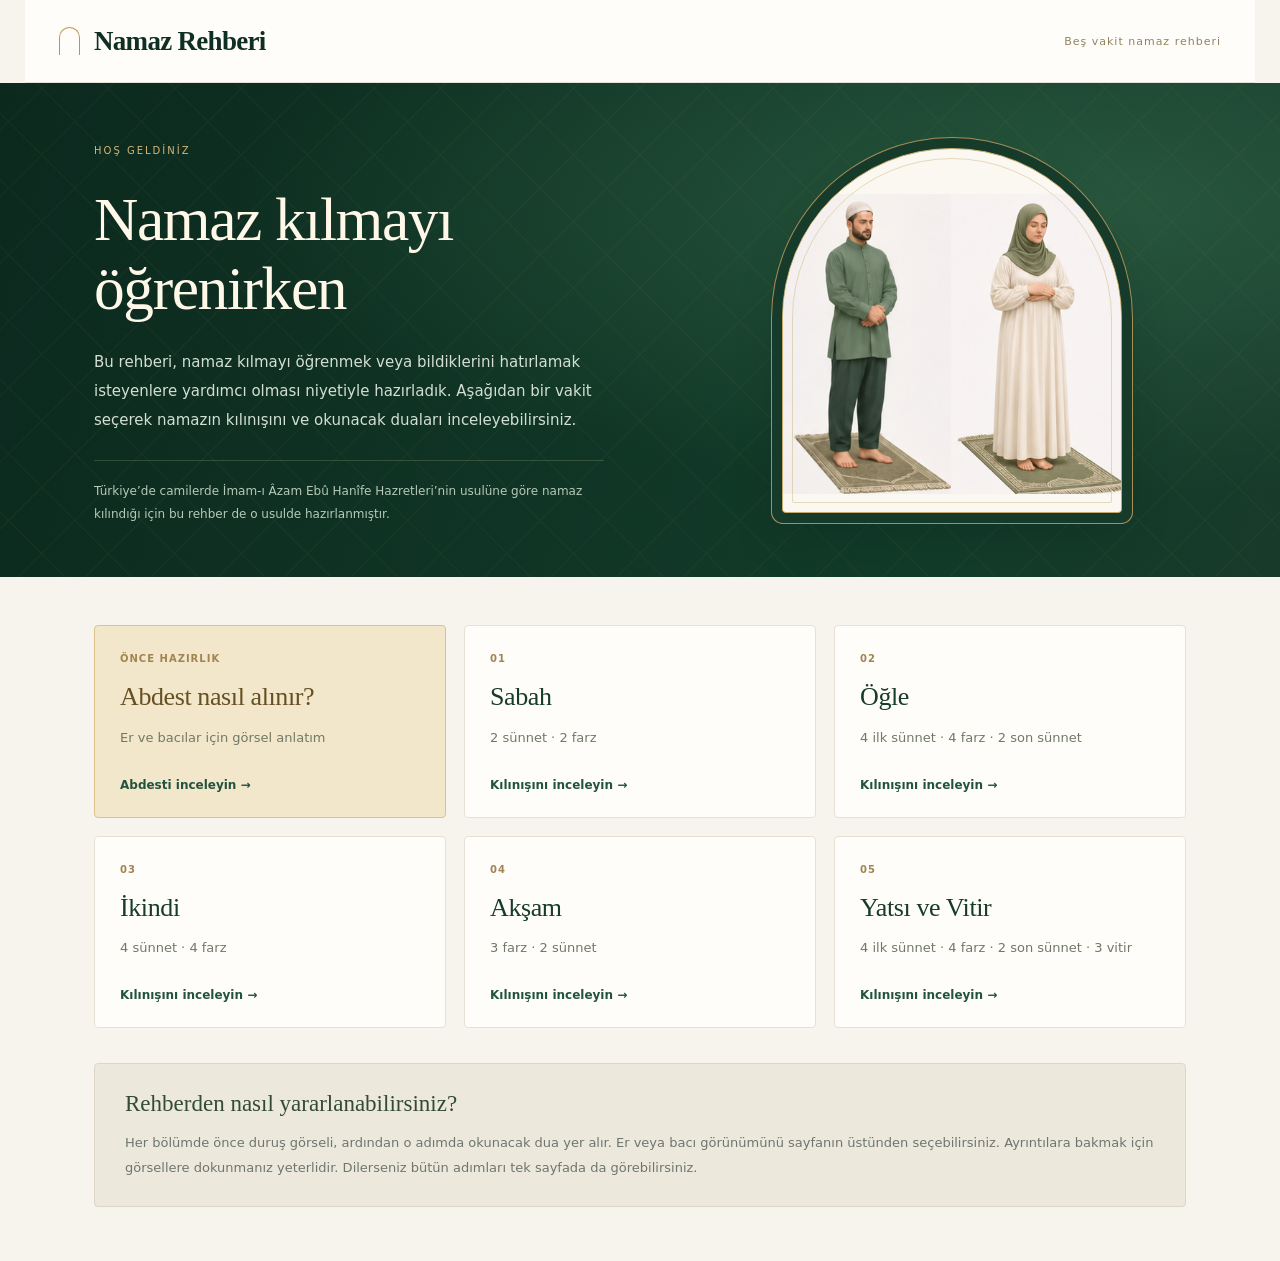
<file: index.html>
<!doctype html><html lang="tr"><meta charset="utf-8"><meta name="viewport" content="width=device-width,initial-scale=1"><title>Namaz Rehberi · Beş Vakit Namaz</title><meta name="description" content="Namaz kılmayı öğrenmek isteyenler için duruş görselleri, dualar, okunuşları ve anlamlarıyla beş vakit namaz rehberi."><style>
*{box-sizing:border-box}body{margin:0;background:#f7f5ec;color:#243d33;font:16px/1.7 system-ui}header,main,footer{max-width:1000px;margin:auto;padding:28px}header{display:flex;justify-content:space-between;align-items:center;border-bottom:1px solid #dedfce}header b{font:600 23px Georgia}header span{font-size:12px;color:#647467}h1{font:normal clamp(40px,6vw,70px)/1.12 Georgia;letter-spacing:-2px;margin:20px 0}p{color:#667466;max-width:600px}.intro{padding:28px 0 36px}.eyebrow{letter-spacing:3px;color:#9b7b42;font-size:12px;font-weight:700}.cards{display:grid;grid-template-columns:repeat(3,1fr);gap:16px}.card{display:flex;flex-direction:column;min-height:190px;padding:24px;background:#fffdf6;border:1px solid #dce0d0;border-radius:16px;text-decoration:none;color:inherit;transition:transform .2s,box-shadow .2s}.card:hover{transform:translateY(-4px);box-shadow:0 10px 30px #284b3710}.card:first-child{background:#245b48;color:#fff9e8}.card small{opacity:.65}.card h2{font:normal 31px Georgia;margin:12px 0 8px}.card span{font-size:14px;opacity:.8}.card strong{align-self:flex-end;margin-top:auto;padding-top:16px}.note{margin-top:32px;padding:22px;border-left:3px solid #b39759;background:#ecefdf;font-size:14px}.note b{display:block;margin-bottom:6px}footer{font-size:12px;color:#70806f}@media(max-width:650px){.cards{grid-template-columns:1fr 1fr}header,main,footer{padding:20px}.card{padding:20px;min-height:170px}.card h2{font-size:27px}header span{display:none}}@media(max-width:360px){.cards{grid-template-columns:1fr}}
</style><link rel="stylesheet" href="assets/tema.css"><body class="home"><header><b>Namaz Rehberi</b><span>Beş vakit namaz rehberi</span></header><main><section class="intro"><div class="hero-copy"><span class="eyebrow">HOŞ GELDİNİZ</span><h1>Namaz kılmayı öğrenirken</h1><p>Bu rehberi, namaz kılmayı öğrenmek veya bildiklerini hatırlamak isteyenlere yardımcı olması niyetiyle hazırladık. Aşağıdan bir vakit seçerek namazın kılınışını ve okunacak duaları inceleyebilirsiniz.</p><p class="method-note">Türkiye’de camilerde İmam-ı Âzam Ebû Hanîfe Hazretleri’nin usulüne göre namaz kılındığı için bu rehber de o usulde hazırlanmıştır.</p></div><div class="home-hero-art" aria-hidden="true"><div class="home-arch"><div class="hero-person hero-er"></div><div class="hero-person hero-baci"></div></div></div></section><section class="cards" aria-label="Abdest ve namaz vakitleri"><a class="card abdest-home-card" href="abdest.html"><small>ÖNCE HAZIRLIK</small><h2>Abdest nasıl alınır?</h2><span>Er ve bacılar için görsel anlatım</span><strong>Abdesti inceleyin →</strong></a><a class="card" href="sabah-namazi.html"><small>01</small><h2>Sabah</h2><span>2 sünnet · 2 farz</span><strong>Kılınışını inceleyin →</strong></a><a class="card" href="ogle-namazi.html"><small>02</small><h2>Öğle</h2><span>4 ilk sünnet · 4 farz · 2 son sünnet</span><strong>Kılınışını inceleyin →</strong></a><a class="card" href="ikindi-namazi.html"><small>03</small><h2>İkindi</h2><span>4 sünnet · 4 farz</span><strong>Kılınışını inceleyin →</strong></a><a class="card" href="aksam-namazi.html"><small>04</small><h2>Akşam</h2><span>3 farz · 2 sünnet</span><strong>Kılınışını inceleyin →</strong></a><a class="card" href="yatsi-namazi.html"><small>05</small><h2>Yatsı ve Vitir</h2><span>4 ilk sünnet · 4 farz · 2 son sünnet · 3 vitir</span><strong>Kılınışını inceleyin →</strong></a></section><aside class="note"><b>Rehberden nasıl yararlanabilirsiniz?</b>Her bölümde önce duruş görseli, ardından o adımda okunacak dua yer alır. Er veya bacı görünümünü sayfanın üstünden seçebilirsiniz. Ayrıntılara bakmak için görsellere dokunmanız yeterlidir. Dilerseniz bütün adımları tek sayfada da görebilirsiniz.</aside></main></body></html>
</file>
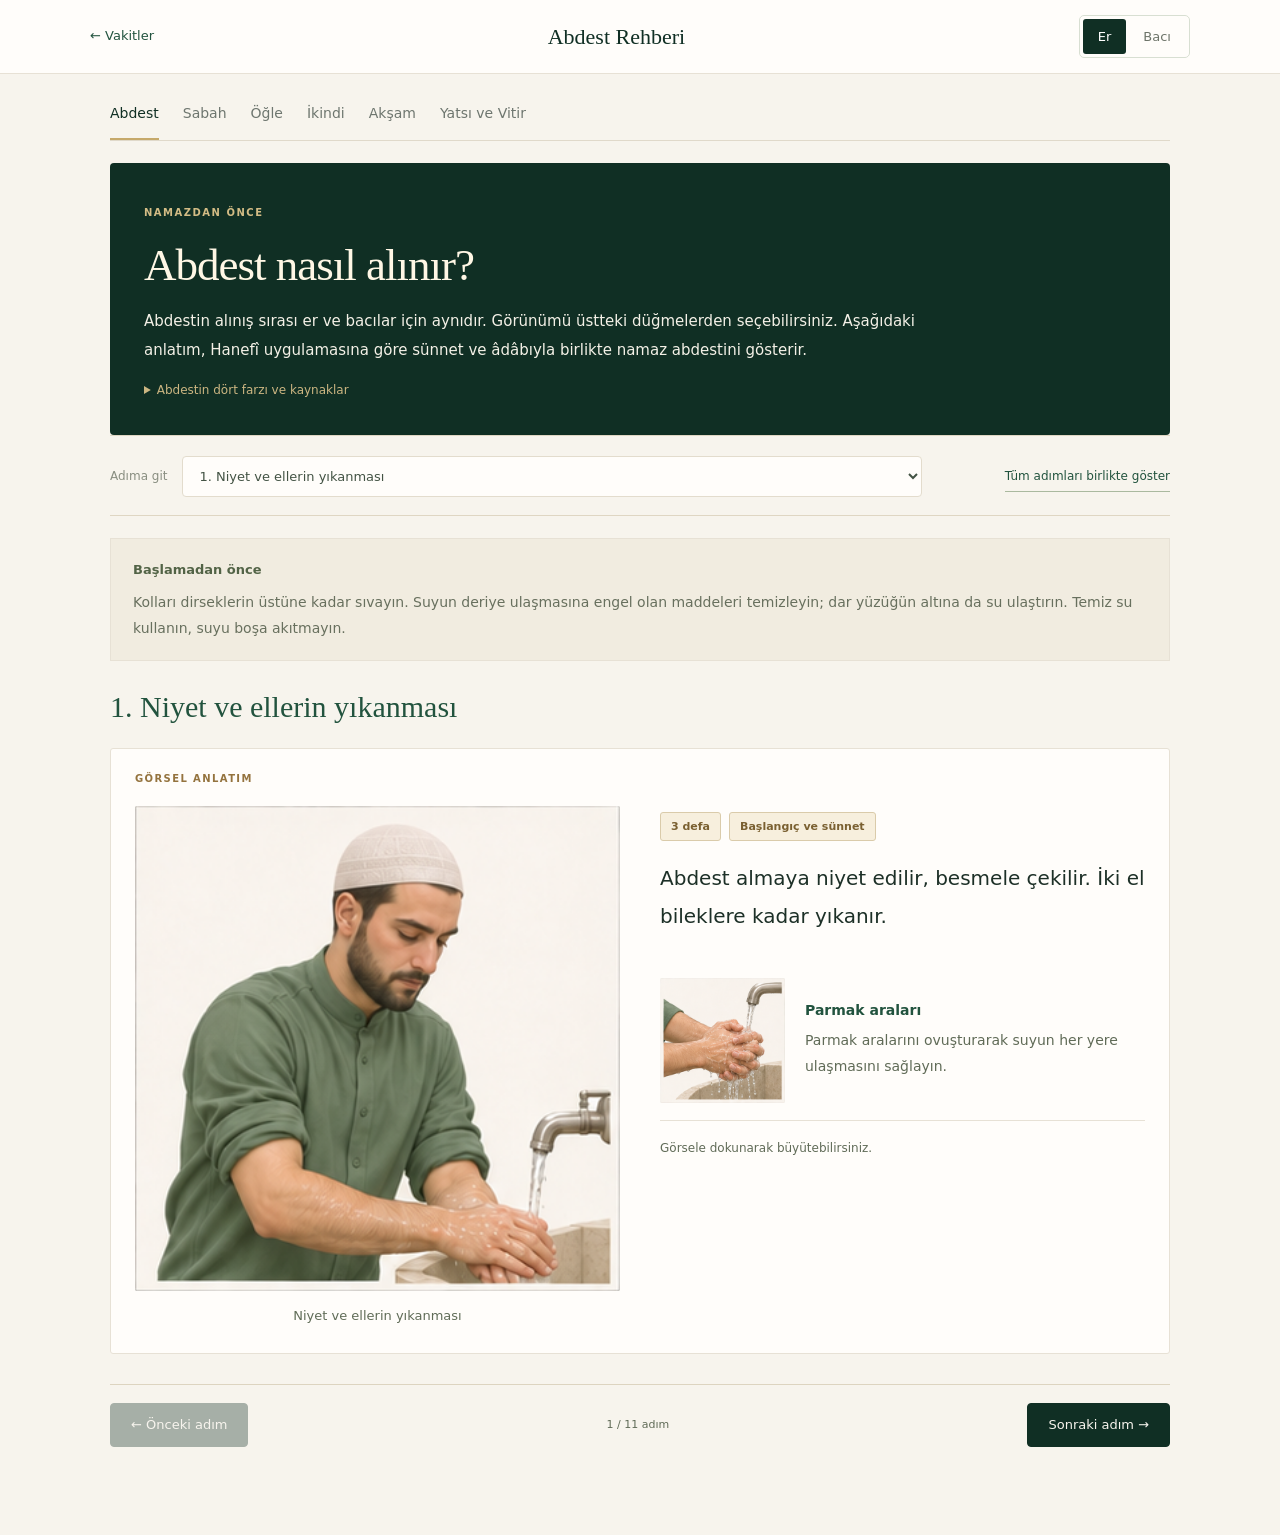
<file: abdest.html>
<!doctype html><html lang="tr"><head><meta charset="utf-8"><meta name="viewport" content="width=device-width,initial-scale=1"><meta name="theme-color" content="#102f24"><title>Abdest Nasıl Alınır? · Namaz Rehberi</title><meta name="description" content="Er ve bacılar için görsellerle, adım adım namaz abdesti. Hanefî uygulamasına göre hazırlanmıştır."><style>
*{box-sizing:border-box}html,body{margin:0;padding:0}body{line-height:1.6}.wrap{margin:0 auto;padding:0 20px 80px}.topbar{position:sticky;top:0;z-index:10;padding:14px 20px}.topbar-inner{margin:0 auto;display:flex;align-items:center;justify-content:space-between;gap:12px;flex-wrap:wrap}.topbar-title{font-size:1rem;font-weight:700}.gender-toggle{display:inline-flex;padding:3px}.gender-toggle button{appearance:none;border:0;background:transparent;font:600 .82rem system-ui;padding:8px 16px;cursor:pointer}.back-home{text-decoration:none}.vakit-nav{display:flex;gap:8px;overflow-x:auto;padding:18px 0 2px}.vakit-nav a{flex:0 0 auto;padding:7px 15px;text-decoration:none;font:600 .82rem system-ui}.eyebrow{font-size:.78rem;letter-spacing:.12em;font-weight:700}
</style><link rel="stylesheet" href="assets/gorseller.css"><link rel="stylesheet" href="assets/tema.css"><link rel="stylesheet" href="assets/abdest.css"></head><body class="abdest-page guide-mode"><div class="topbar"><div class="topbar-inner"><a href="index.html" class="back-home">← Vakitler</a><span class="topbar-title">Abdest Rehberi</span><div class="gender-toggle" role="group" aria-label="Görsel seçimi"><button type="button" id="btn-erkek" aria-pressed="true">Er</button><button type="button" id="btn-kadin" aria-pressed="false">Bacı</button></div></div></div><main class="wrap"><nav class="vakit-nav" aria-label="Rehber bölümleri"><a class="active" href="abdest.html">Abdest</a><a href="sabah-namazi.html">Sabah</a><a href="ogle-namazi.html">Öğle</a><a href="ikindi-namazi.html">İkindi</a><a href="aksam-namazi.html">Akşam</a><a href="yatsi-namazi.html">Yatsı ve Vitir</a></nav><header class="hero"><span class="eyebrow">NAMAZDAN ÖNCE</span><h1>Abdest nasıl alınır?</h1><p class="lede">Abdestin alınış sırası er ve bacılar için aynıdır. Görünümü üstteki düğmelerden seçebilirsiniz. Aşağıdaki anlatım, Hanefî uygulamasına göre sünnet ve âdâbıyla birlikte namaz abdestini gösterir.</p><details class="source-details"><summary>Abdestin dört farzı ve kaynaklar</summary><div class="abdest-basics"><p>Hanefî mezhebine göre yüzü, dirseklerle birlikte iki kolu ve aşık kemikleriyle birlikte iki ayağı birer defa yıkamak; başın en az dörtte birini mesh etmek farzdır. Yıkanacak uzuvların üçer defa yıkanması sünnettir; mesh bir defa yapılır.</p><p>Bu rehber, öğrenmeye yardımcı olması için hazırlanmıştır. Yıkama, suyun uzva ulaştırılmasıdır; mesh ise ıslak elle silmektir.</p><ul><li><a href="https://kurul.diyanet.gov.tr/tr/fetva/abdest-nedir-ve-nasil-alinir/0193c42d-4493-7cd5-0d48-874d6be1a7d3" target="_blank" rel="noopener">Din İşleri Yüksek Kurulu — Abdestin alınışı</a></li><li><a href="https://www.diyanethaber.com.tr/abdest-ile-ilgili-bilinmesi-gerekenler" target="_blank" rel="noopener">Diyanet Haber — Abdestle ilgili bilgiler</a></li><li><a href="https://kurul.diyanet.gov.tr/tr/video/abdest-alirken-basortusunun-uzerinden-bas-mesh-edilebilir-mi/019d0027-3362-7114-ad16-483fffece9e6" target="_blank" rel="noopener">Din İşleri Yüksek Kurulu — Başörtüsü ve mesh</a></li></ul></div></details></header><div class="guide-tools"><label>Adıma git <select aria-label="Abdest adımı" id="abdest-select"></select></label><button class="guide-toggle" id="abdest-all" type="button" aria-pressed="false">Tüm adımları birlikte göster</button></div><div class="abdest-intro"><strong>Başlamadan önce</strong><p>Kolları dirseklerin üstüne kadar sıvayın. Suyun deriye ulaşmasına engel olan maddeleri temizleyin; dar yüzüğün altına da su ulaştırın. Temiz su kullanın, suyu boşa akıtmayın.</p></div><div id="abdest-steps"></div><div class="guide-nav"><button type="button" id="abdest-prev">← Önceki adım</button><span class="guide-counter" aria-live="polite"></span><button type="button" id="abdest-next">Sonraki adım →</button></div><section id="abdest-done" class="abdest-done" hidden><h2>Abdest adımlarını tamamladınız.</h2><p>Şimdi namazın kılınışını incelemek için vakitler sayfasına dönebilirsiniz.</p><a class="abdest-return" href="index.html">Vakitlere dön →</a></section><noscript><p>Adım adım görsel anlatımı görüntülemek için tarayıcınızda JavaScript açık olmalıdır.</p></noscript></main><script src="assets/abdest.js"></script></body></html>
</file>
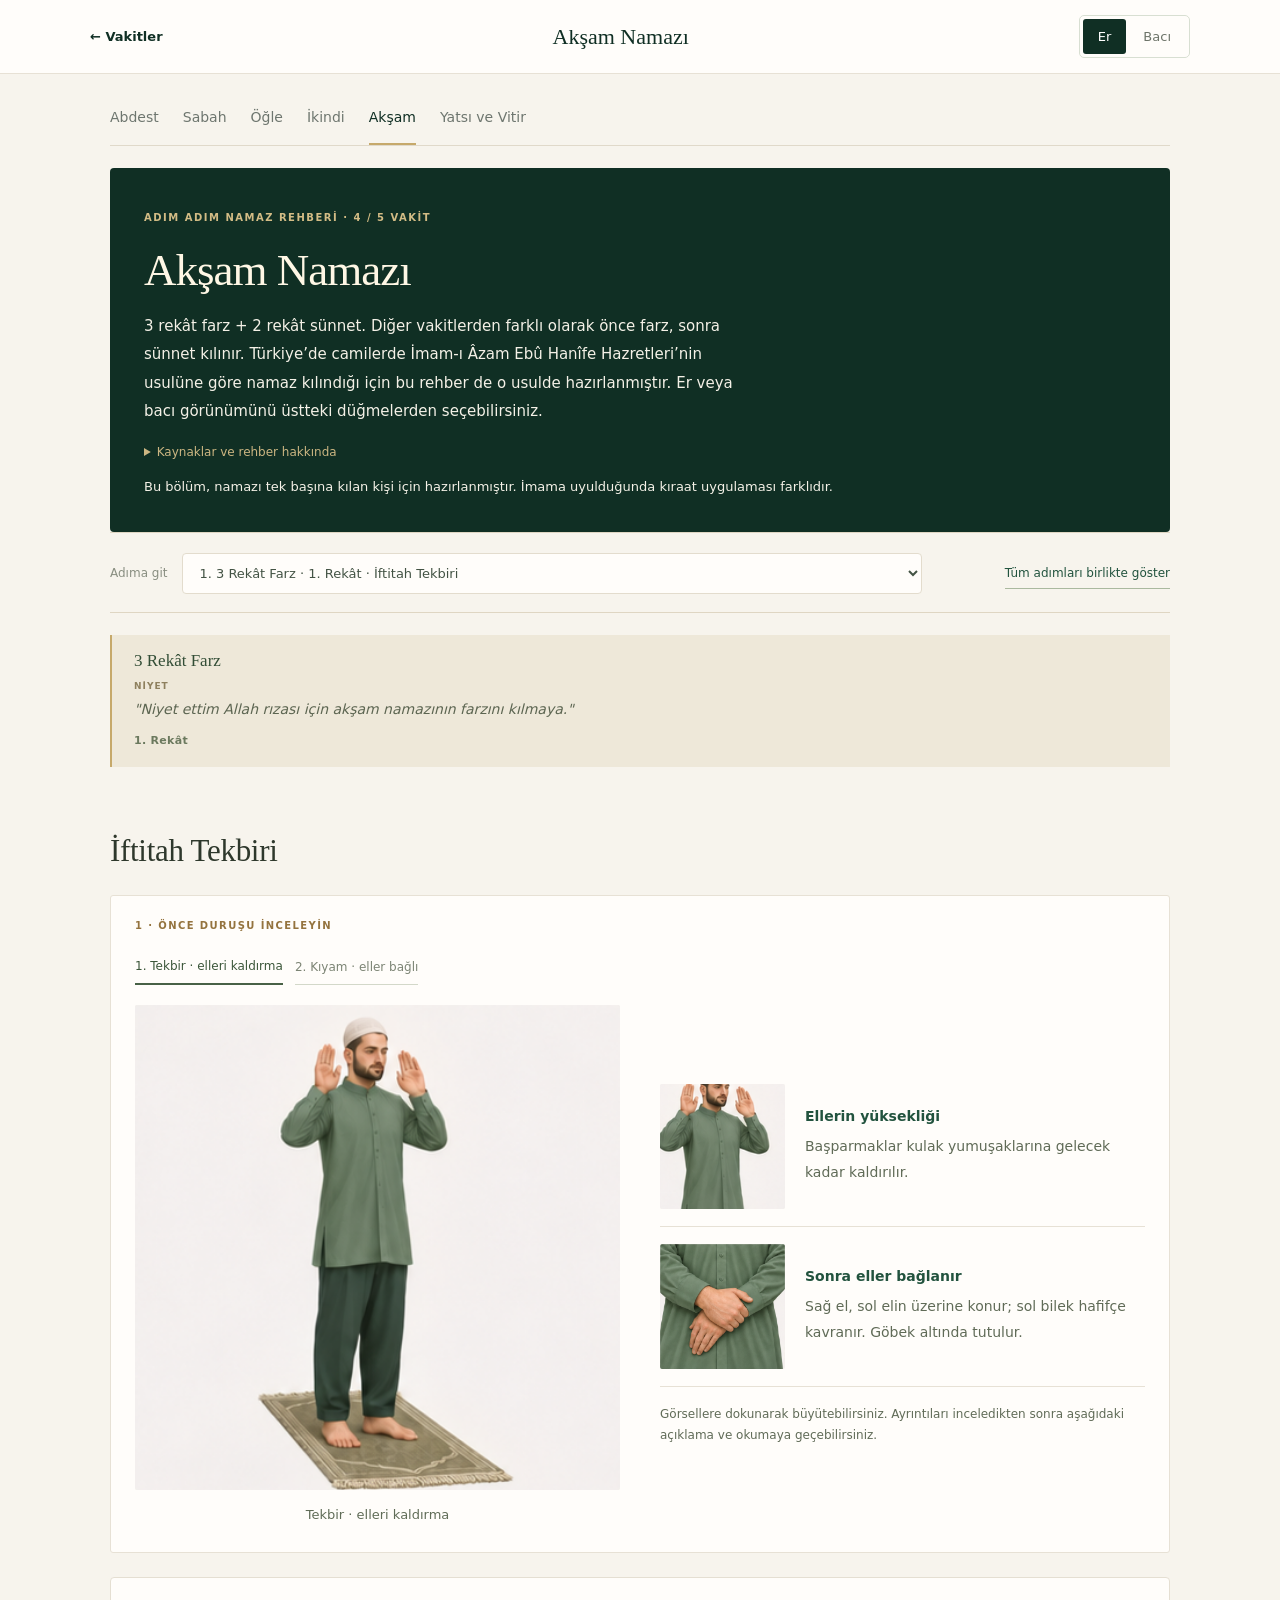
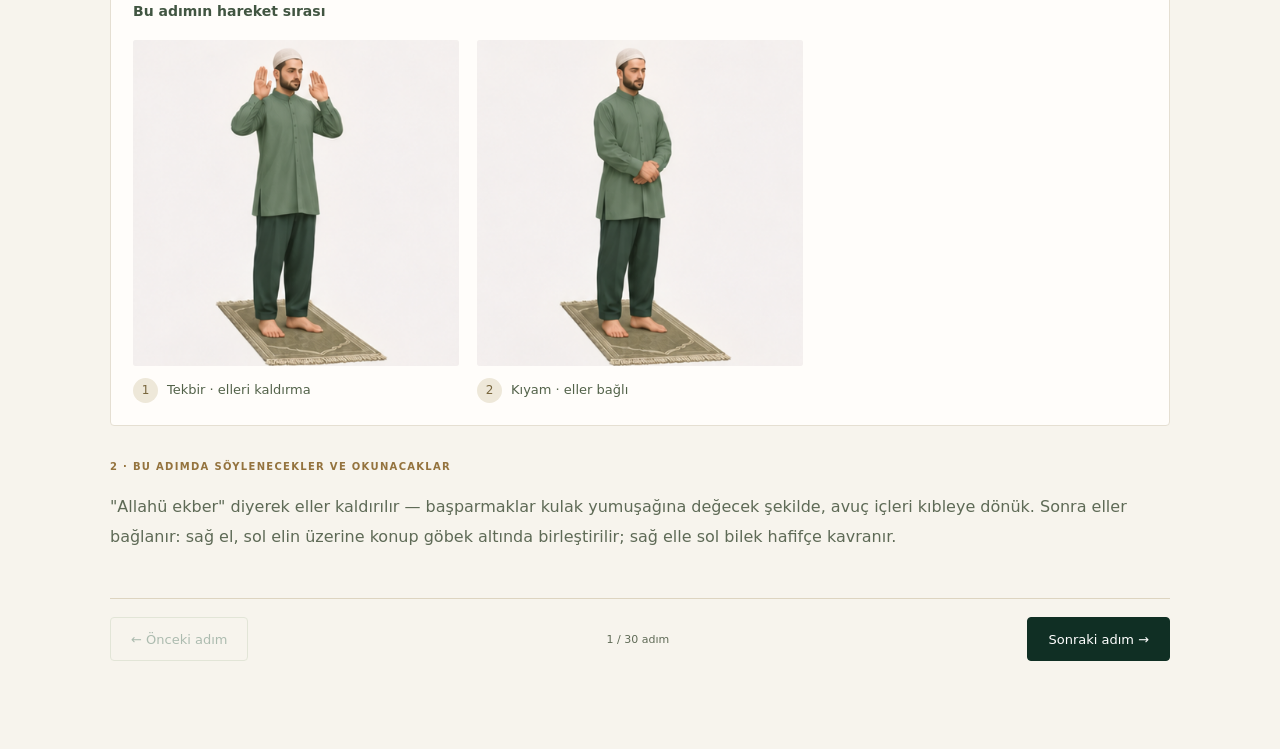
<file: aksam-namazi.html>
<!doctype html>
<html lang="tr">
<head>
<meta charset="utf-8">
<meta name="viewport" content="width=device-width, initial-scale=1">

<title>Akşam Namazı — Adım Adım Namaz Rehberi</title>
<meta name="description" content="İmam-ı Âzam Ebû Hanîfe Hazretleri’nin kurucusu olduğu Hanefî mezhebine göre, kadın ve erkek için ayrı duruş notlarıyla, adım adım Akşam Namazı rehberi.">
<style>
@font-face {
  font-family: "Amiri";
  font-weight: 400;
  font-style: normal;
  font-display: swap;
  src: url(assets/amiri.woff2) format("woff2");
}
@font-face {
  font-family: "Amiri";
  font-weight: 700;
  font-style: normal;
  font-display: swap;
  src: url(assets/amiri.woff2) format("woff2");
}

:root {
  --ink: #1b2e28;
  --page: #faf6ec;
  --panel: #f1e9d8;
  --panel-line: #ddd0b0;
  --emerald: #1f6e55;
  --emerald-deep: #164f3d;
  --gold: #8f6f2a;
  --muted: #6b6154;
  --recite-bg: #fffdf8;
  --recite-line: #e4d6ae;
  --focus: #1f6e55;
}

@media (prefers-color-scheme: dark) {
  :root {
    --ink: #ece4d2;
    --page: #11201a;
    --panel: #192a23;
    --panel-line: #2c4138;
    --emerald: #52b091;
    --emerald-deep: #7bcbae;
    --gold: #d1ab5c;
    --muted: #a69c8c;
    --recite-bg: #16251f;
    --recite-line: #2d4139;
    --focus: #52b091;
  }
}
:root[data-theme="dark"] {
  --ink: #ece4d2;
  --page: #11201a;
  --panel: #192a23;
  --panel-line: #2c4138;
  --emerald: #52b091;
  --emerald-deep: #7bcbae;
  --gold: #d1ab5c;
  --muted: #a69c8c;
  --recite-bg: #16251f;
  --recite-line: #2d4139;
  --focus: #52b091;
}
:root[data-theme="light"] {
  --ink: #1b2e28;
  --page: #faf6ec;
  --panel: #f1e9d8;
  --panel-line: #ddd0b0;
  --emerald: #1f6e55;
  --emerald-deep: #164f3d;
  --gold: #8f6f2a;
  --muted: #6b6154;
  --recite-bg: #fffdf8;
  --recite-line: #e4d6ae;
  --focus: #1f6e55;
}

* { box-sizing: border-box; }

html, body {
  margin: 0;
  padding: 0;
  background: var(--page);
  color: var(--ink);
}

body {
  font-family: ui-serif, Georgia, "Iowan Old Style", "Noto Serif", serif;
  line-height: 1.6;
}

.wrap {
  max-width: 700px;
  margin: 0 auto;
  padding: 0 20px 80px;
}

/* ---------- Top bar ---------- */

.topbar {
  position: sticky;
  top: 0;
  z-index: 10;
  background: var(--page);
  border-bottom: 1px solid var(--panel-line);
  padding: 14px 20px;
}

.topbar-inner {
  max-width: 700px;
  margin: 0 auto;
  display: flex;
  align-items: center;
  justify-content: space-between;
  gap: 12px;
  flex-wrap: wrap;
}

.topbar-title {
  font-size: 1rem;
  font-weight: 700;
  letter-spacing: 0.02em;
  color: var(--emerald);
}

.gender-toggle {
  display: inline-flex;
  background: var(--panel);
  border: 1px solid var(--panel-line);
  border-radius: 999px;
  padding: 3px;
  font-family: system-ui, -apple-system, "Segoe UI", sans-serif;
}

.gender-toggle button {
  appearance: none;
  border: none;
  background: transparent;
  font-size: 0.82rem;
  font-weight: 600;
  padding: 6px 14px;
  border-radius: 999px;
  color: var(--muted);
  cursor: pointer;
  font-family: inherit;
}

.gender-toggle button[aria-pressed="true"] {
  background: var(--emerald);
  color: var(--page);
}

.gender-toggle button:focus-visible {
  outline: 2px solid var(--focus);
  outline-offset: 2px;
}

/* ---------- Header ---------- */

header.hero {
  padding: 36px 0 18px;
  font-family: system-ui, -apple-system, "Segoe UI", sans-serif;
}

.eyebrow {
  font-size: 0.78rem;
  text-transform: uppercase;
  letter-spacing: 0.12em;
  color: var(--gold);
  font-weight: 700;
}

h1 {
  font-family: ui-serif, Georgia, "Iowan Old Style", "Noto Serif", serif;
  font-size: clamp(1.8rem, 5vw, 2.4rem);
  margin: 0.2em 0 0.3em;
  text-wrap: balance;
}

.hero p.lede {
  color: var(--muted);
  font-size: 0.98rem;
  max-width: 62ch;
}

.source-note {
  margin-top: 16px;
  padding: 12px 16px;
  background: var(--panel);
  border: 1px solid var(--panel-line);
  border-radius: 10px;
  font-size: 0.85rem;
  color: var(--muted);
  font-family: system-ui, -apple-system, "Segoe UI", sans-serif;
}

.source-note strong { color: var(--ink); }

/* ---------- Section dividers (Sünnet / Farz) ---------- */

.unit-divider {
  margin: 48px 0 20px;
  padding-top: 28px;
  border-top: 2px solid var(--panel-line);
  font-family: system-ui, -apple-system, "Segoe UI", sans-serif;
}

.unit-divider h2 {
  font-family: ui-serif, Georgia, "Iowan Old Style", serif;
  font-size: 1.5rem;
  margin: 0 0 4px;
  color: var(--emerald);
}

.unit-divider .unit-desc {
  font-size: 0.88rem;
  color: var(--muted);
  margin: 0;
}

.niyet-box {
  margin-top: 16px;
  padding: 14px 16px;
  border-left: 3px solid var(--gold);
  background: var(--panel);
  border-radius: 0 10px 10px 0;
  font-size: 0.95rem;
}

.niyet-box .niyet-label {
  font-family: system-ui, -apple-system, "Segoe UI", sans-serif;
  font-size: 0.75rem;
  text-transform: uppercase;
  letter-spacing: 0.08em;
  color: var(--gold);
  font-weight: 700;
  display: block;
  margin-bottom: 4px;
}

.rekat-mark {
  font-family: system-ui, -apple-system, "Segoe UI", sans-serif;
  font-size: 0.78rem;
  text-transform: uppercase;
  letter-spacing: 0.1em;
  color: var(--muted);
  margin: 36px 0 10px;
  display: flex;
  align-items: center;
  gap: 10px;
}

.rekat-mark::after {
  content: "";
  flex: 1;
  height: 1px;
  background: var(--panel-line);
}

/* ---------- Step ---------- */

.step {
  display: grid;
  grid-template-columns: 34px 1fr;
  gap: 14px;
  margin: 22px 0;
}

.step-num {
  width: 34px;
  height: 34px;
  border-radius: 50%;
  background: var(--panel);
  border: 1px solid var(--panel-line);
  color: var(--emerald);
  display: flex;
  align-items: center;
  justify-content: center;
  font-family: system-ui, -apple-system, "Segoe UI", sans-serif;
  font-weight: 700;
  font-size: 0.9rem;
  flex-shrink: 0;
}

.step-body h3 {
  font-family: system-ui, -apple-system, "Segoe UI", sans-serif;
  font-size: 1.02rem;
  margin: 4px 0 6px;
  color: var(--ink);
}

.step-body p.posture {
  margin: 0 0 10px;
  font-size: 0.96rem;
}

.step-body p.posture .note {
  color: var(--muted);
  font-size: 0.86rem;
}

/* gender-conditional spans */
html[data-gender="erkek"] .g-kadin { display: none; }
html[data-gender="kadin"] .g-erkek { display: none; }

.g-erkek, .g-kadin {
  padding: 1px 4px;
  border-radius: 4px;
}

/* ---------- Recitation block ---------- */

.recite {
  background: var(--recite-bg);
  border: 1px solid var(--recite-line);
  border-radius: 12px;
  padding: 18px 20px;
  margin-top: 4px;
}

.recite + .recite { margin-top: 12px; }

.recite .recite-title {
  font-family: system-ui, -apple-system, "Segoe UI", sans-serif;
  font-size: 0.78rem;
  text-transform: uppercase;
  letter-spacing: 0.08em;
  color: var(--gold);
  font-weight: 700;
  margin: 0 0 10px;
}

.arabic {
  font-family: "Amiri", "Traditional Arabic", "Scheherazade New", serif;
  direction: rtl;
  text-align: center;
  font-size: 0.98rem;
  line-height: 1.75;
  color: var(--ink);
  margin: 0 0 12px;
}

.okunus {
  font-family: system-ui, -apple-system, "Segoe UI", sans-serif;
  font-style: italic;
  color: var(--muted);
  font-size: 0.92rem;
  margin: 0 0 10px;
}

.okunus::before {
  content: "Okunuşu: ";
  font-style: normal;
  font-weight: 600;
  color: var(--ink);
}

.meal {
  font-family: system-ui, -apple-system, "Segoe UI", sans-serif;
  font-size: 1.02rem;
  margin: 0;
}

.meal .meal-label {
  font-weight: 600;
  color: var(--emerald-deep);
}

.tesbih-count {
  display: inline-block;
  font-family: system-ui, -apple-system, "Segoe UI", sans-serif;
  font-size: 0.74rem;
  background: var(--panel);
  color: var(--muted);
  padding: 2px 8px;
  border-radius: 999px;
  margin-left: 6px;
  vertical-align: middle;
}

footer {
  margin-top: 60px;
  padding-top: 20px;
  border-top: 1px solid var(--panel-line);
  font-family: system-ui, -apple-system, "Segoe UI", sans-serif;
  font-size: 0.82rem;
  color: var(--muted);
}

a { color: var(--emerald-deep); }

@media (max-width: 480px) {
  .arabic { font-size: 0.9rem; line-height: 1.7; }
  .step { grid-template-columns: 28px 1fr; }
  .step-num { width: 28px; height: 28px; font-size: 0.8rem; }
}


.vakit-nav {
  display: flex;
  gap: 8px;
  overflow-x: auto;
  padding: 18px 0 2px;
  font-family: system-ui, -apple-system, "Segoe UI", sans-serif;
}
.vakit-nav a {
  flex: 0 0 auto;
  padding: 7px 15px;
  border-radius: 999px;
  border: 1px solid var(--panel-line);
  color: var(--muted);
  text-decoration: none;
  font-size: 0.82rem;
  font-weight: 600;
}
.vakit-nav a.active {
  background: var(--emerald);
  color: var(--page);
  border-color: var(--emerald);
}
</style>
<link rel="stylesheet" href="assets/gorseller.css">
<link rel="stylesheet" href="assets/tema.css">
</head><body>

<div class="topbar">
  <div class="topbar-inner">
    <span class="topbar-title">Akşam Namazı</span>
    <div class="gender-toggle" role="group" aria-label="Duruş görünümü">
      <button type="button" id="btn-erkek" aria-pressed="true">Er</button>
      <button type="button" id="btn-kadin" aria-pressed="false">Bacı</button>
    </div>
  </div>
</div>

<div class="wrap">

  <nav class="vakit-nav"><a href="abdest.html">Abdest</a>
    <a href="sabah-namazi.html">Sabah</a>
    <a href="ogle-namazi.html">Öğle</a>
    <a href="ikindi-namazi.html">İkindi</a>
    <a href="aksam-namazi.html" class="active">Akşam</a>
    <a href="yatsi-namazi.html">Yatsı ve Vitir</a>
  </nav>

  <header class="hero">
    <span class="eyebrow">Adım Adım Namaz Rehberi · 4 / 5 vakit</span>
    <h1>Akşam Namazı</h1>
    <p class="lede">3 rekât farz + 2 rekât sünnet. Diğer vakitlerden farklı olarak önce farz, sonra sünnet kılınır. Türkiye’de camilerde İmam-ı Âzam Ebû Hanîfe Hazretleri’nin usulüne göre namaz kılındığı için bu rehber de o usulde hazırlanmıştır. Er veya bacı görünümünü üstteki düğmelerden seçebilirsiniz.</p>
    <div class="source-note">
      <strong>Kaynaklar:</strong> Kur'an-ı Kerim âyetlerinin Türkçe meali <strong>Prof. Dr. Ömer Çelik</strong> mealinden alınmıştır. Sübhâneke, Ettehiyyâtü, Salli–Bârik, Rabbenâ dualarının Arapça metni ve anlamı Millî Eğitim Bakanlığı'nın "Namaz Duaları ve Sureleri" kaynağına dayanmaktadır. Kadın–erkek duruş farkları Diyanet İşleri Başkanlığı'nın resmî açıklamasından alınmıştır.
    <ul class="source-links"><li><a href="https://kurul.diyanet.gov.tr/tr/fetva/kilinis-bakimindan-kadinlarin-namazi-ile-erkeklerin-namazi-arasinda-ne-gibi-farklar-bulunmaktadir/0193c42d-64a5-7ba1-9af3-f9f4a7f97245" target="_blank" rel="noopener">Diyanet — Er ve bacı duruşları</a></li><li><a href="https://kurul.diyanet.gov.tr/tr/fetva/namazda-fatihadan-sonra-okunacak-ayet-veya-sureler-icin-besmele-cekilir-mi/0193c42d-4fd1-7daa-1cd8-e3e31c2535c1" target="_blank" rel="noopener">Diyanet — Namazda besmele</a></li><li><a href="https://www.diyanet.gov.tr/icerik/10151" target="_blank" rel="noopener">Diyanet — Secdede ayakların yerleşimi</a></li></ul></div>
  <p class="scope-note">Bu bölüm, namazı tek başına kılan kişi için hazırlanmıştır. İmama uyulduğunda kıraat uygulaması farklıdır.</p>
  </header>

  <section class="unit-divider">
    <h2>3 Rekât Farz</h2>
    <p class="unit-desc">Allah'ın kesin olarak emrettiği, kılınması zorunlu namaz. Akşam namazında, diğer vakitlerden farklı olarak, önce farz kılınır.</p>
    <div class="niyet-box">
      <span class="niyet-label">Niyet</span>
      <em>"Niyet ettim Allah rızası için akşam namazının farzını kılmaya."</em>
    </div>
  </section>

  <p class="rekat-mark">1. Rekât</p>

  <div class="step">
    <span class="step-num">1</span>
    <div class="step-body">
      <h3>İftitah Tekbiri</h3><div class="pose-icon icon-tekbir" hidden></div>
      <p class="posture">"Allahü ekber" diyerek eller kaldırılır — <span class="g-erkek">başparmaklar kulak yumuşağına değecek şekilde, avuç içleri kıbleye dönük.</span><span class="g-kadin">eller omuz hizasına kadar kaldırılır, avuç içleri kıbleye dönük.</span> Sonra eller bağlanır: <span class="g-erkek">sağ el, sol elin üzerine konup göbek altında birleştirilir; sağ elle sol bilek hafifçe kavranır.</span><span class="g-kadin">sağ el, sol elin üzerine konarak göğüs hizasında birleştirilir; kavramadan, eller üst üste durur.</span></p>
    </div>
  </div>

  <div class="step">
    <span class="step-num">2</span>
    <div class="step-body">
      <h3>Sübhâneke, Fâtiha ve Zamm-ı Sûre</h3><p class="posture note audit-note">Burada İhlâs sûresi örnek olarak gösterilmiştir. Farz namazda başka bir sûre bilen kişinin, ilk rekâtta okuduğu sûreyi ikinci rekâtta bilerek tekrarlaması mekruh kabul edilir. Başka sûre bilmeyen kişi bildiği sûreyi tekrar edebilir. Bu durum namazın geçersiz olduğu anlamına gelmez.</p><div class="pose-icon icon-kiyam" hidden></div>
      <div class="recite">
        <p class="arabic">سُبْحَانَكَ اللَّهُمَّ وَبِحَمْدِكَ وَتَبَارَكَ اسْمُكَ وَتَعَالَى جَدُّكَ وَلَا إِلَٰهَ غَيْرُكَ</p>
        <p class="okunus">Sübhânekellâhümme ve bi hamdik ve tebârakesmük ve teâlâ ceddük ve lâ ilâhe ğayruk.</p>
        <p class="meal"><span class="meal-label">Anlamı:</span> Allah'ım! Sen eksik sıfatlardan pak ve uzaksın. Seni daima böyle tenzih eder ve överim. Senin adın mübarektir. Varlığın her şeyden üstündür. Senden başka ilah yoktur.</p>
      </div>
      <div class="recite">
        <p class="arabic">أَعُوذُ بِاللَّهِ مِنَ الشَّيْطَانِ الرَّجِيمِ ۝ بِسْمِ اللَّهِ الرَّحْمَٰنِ الرَّحِيمِ</p>
        <p class="okunus">Eûzü billâhi mineş-şeytânir-racîm. Bismillâhir-rahmânir-rahîm.</p>
        <p class="meal"><span class="meal-label">Anlamı:</span> Kovulmuş şeytanın şerrinden Allah'a sığınırım. Rahmân ve Rahîm olan Allah'ın adıyla.</p>
      </div>
      <div class="recite">
        <p class="arabic">الْحَمْدُ لِلَّهِ رَبِّ الْعَالَمِينَ ۝ الرَّحْمَٰنِ الرَّحِيمِ ۝ مَالِكِ يَوْمِ الدِّينِ ۝ إِيَّاكَ نَعْبُدُ وَإِيَّاكَ نَسْتَعِينُ ۝ اهْدِنَا الصِّرَاطَ الْمُسْتَقِيمَ ۝ صِرَاطَ الَّذِينَ أَنْعَمْتَ عَلَيْهِمْ غَيْرِ الْمَغْضُوبِ عَلَيْهِمْ وَلَا الضَّالِّينَ</p>
        <p class="okunus">Elhamdü lillâhi rabbil'âlemîn. Errahmânir'rahîm. Mâliki yevmiddîn. İyyâke na'büdü ve iyyâke nesteîn. İhdinessırâtal müstakîm. Sırâtallezîne en'amte aleyhim ğayril mağdûbi aleyhim ve leddâllîn.</p>
        <p class="meal"><span class="meal-label">Meal (Prof. Dr. Ömer Çelik):</span> Hamd, âlemlerin Rabbi Allah'a mahsustur. O, Rahmân ve Rahîm'dir. O, hesap ve ceza gününün tek sahibidir. Rabbimiz! Sadece sana kulluk eder ve sadece senden yardım isteriz. Bizi dosdoğru yola eriştir; kendilerine nimet verdiklerinin yoluna. Gazaba uğrayanların ve azıp sapanların yoluna değil.</p>
      </div>
      <div class="recite">
        <p class="arabic">قُلْ هُوَ اللَّهُ أَحَدٌ ۝ اللَّهُ الصَّمَدُ ۝ لَمْ يَلِدْ وَلَمْ يُولَدْ ۝ وَلَمْ يَكُنْ لَهُ كُفُوًا أَحَدٌ</p>
        <p class="okunus">Kul hüvallâhü ehad. Allâhüssamed. Lem yelid ve lem yûled. Ve lem yekün lehû küfüven ehad.</p>
        <p class="meal"><span class="meal-label">Meal (Prof. Dr. Ömer Çelik):</span> De ki: O Allah birdir. Her şey O Allah'a muhtaçken O hiçbir şeye muhtaç değildir. O, doğurmamış ve doğmamıştır. Hiçbir şey O'na denk değildir.</p>
      </div>
    </div>
  </div>

  <div class="step">
    <span class="step-num">3</span>
    <div class="step-body">
      <h3>Rükû</h3><div class="pose-icon icon-ruku" hidden></div>
      <p class="posture">"Allahü ekber" diyerek eğilinir — <span class="g-erkek">sırt düz tutulur, baş sırtla aynı hizada olur, eller dizleri tam kavrar, dirsekler bedenden açık, parmaklar ayrık.</span><span class="g-kadin">sırt tam düz değil, hafifçe eğik tutulur; eller dizlere hafifçe konur, dizler hafif bükülü, dirsekler bedene yakın tutulur.</span></p>
      <div class="recite">
        <p class="arabic">سُبْحَانَ رَبِّيَ الْعَظِيمِ</p>
        <p class="okunus">Sübhâne rabbiyel azîm. <span class="tesbih-count">3 kere</span></p>
        <p class="meal"><span class="meal-label">Anlamı:</span> Yüce Rabbimi her türlü noksanlıktan tenzih ederim.</p>
      </div>
    </div>
  </div>

  <div class="step">
    <span class="step-num">4</span>
    <div class="step-body">
      <h3>Doğrulma ve Secde (1.)</h3><div class="pose-icon icon-secde" hidden></div>
      <p class="posture">Rükûdan tam doğrulup dikilirken "Semi'allâhü limen hamideh" denir; tam doğrulunca "Rabbenâ lekel hamd" denir. Kısa bir an sakin biçimde beklenir.</p>
      <p class="posture">"Allahü ekber" diyerek secdeye varılır — <span class="g-erkek">önce dizler, sonra eller, sonra burun ve alın yere konur; kollar gövdeden ve karından ayrık tutulur, dirsekler yerden kalkık durur.</span><span class="g-kadin">vücut toplu tutulur, kollar yanlara yakın durur, karın uyluklara değecek şekilde yere yakın durulur.</span></p>
      <div class="recite">
        <p class="arabic">سُبْحَانَ رَبِّيَ الْأَعْلَى</p>
        <p class="okunus">Sübhâne rabbiyel a'lâ. <span class="tesbih-count">3 kere</span></p>
        <p class="meal"><span class="meal-label">Anlamı:</span> En yüce Rabbimi her türlü noksanlıktan tenzih ederim.</p>
      </div>
    </div>
  </div>

  <div class="step">
    <span class="step-num">5</span>
    <div class="step-body">
      <h3>Celse ve Secde (2.)</h3><div class="pose-icon icon-celse" hidden></div>
      <p class="posture">"Allahü ekber" diyerek doğrulup kısaca oturulur — <span class="g-erkek">sol ayak yatık şekilde altına alınıp üzerine oturulur, sağ ayağın parmakları kıbleye dönük dik tutulur.</span><span class="g-kadin">her iki ayak da sağ tarafa yatık şekilde yere yaslanır, bu şekilde oturulur.</span></p>
      <p class="posture">"Allahü ekber" diyerek tekrar secdeye varılır, aynı duruşla.</p>
      <div class="recite">
        <p class="arabic">سُبْحَانَ رَبِّيَ الْأَعْلَى</p>
        <p class="okunus">Sübhâne rabbiyel a'lâ. <span class="tesbih-count">3 kere</span></p>
        <p class="meal"><span class="meal-label">Anlamı:</span> En yüce Rabbimi her türlü noksanlıktan tenzih ederim.</p>
      </div>
    </div>
  </div>

  <p class="rekat-mark">2. Rekât</p>

  <div class="step">
    <span class="step-num">6</span>
    <div class="step-body">
      <h3>Ayağa Kalkış</h3><p class="posture">“Allahü ekber” diyerek ayağa kalkılır ve eller bağlanır.</p><div class="pose-icon icon-kalkis" hidden></div>
      <p class="posture note">Sübhâneke ve Eûzü tekrar okunmaz.</p>
    </div>
  </div>

  <div class="step">
    <span class="step-num">7</span>
    <div class="step-body">
      <h3>Besmele, Fâtiha ve Zamm-ı Sûre</h3><p class="posture note audit-note">Burada İhlâs sûresi örnek olarak gösterilmiştir. Farz namazda başka bir sûre bilen kişinin, ilk rekâtta okuduğu sûreyi ikinci rekâtta bilerek tekrarlaması mekruh kabul edilir. Başka sûre bilmeyen kişi bildiği sûreyi tekrar edebilir. Bu durum namazın geçersiz olduğu anlamına gelmez.</p><div class="pose-icon icon-kiyam" hidden></div>
      <div class="recite">
        <p class="arabic">بِسْمِ اللَّهِ الرَّحْمَٰنِ الرَّحِيمِ</p>
        <p class="okunus">Bismillâhir-rahmânir-rahîm.</p>
        <p class="meal"><span class="meal-label">Anlamı:</span> Rahmân ve Rahîm olan Allah'ın adıyla.</p>
      </div>
      <div class="recite">
        <p class="arabic">الْحَمْدُ لِلَّهِ رَبِّ الْعَالَمِينَ ۝ الرَّحْمَٰنِ الرَّحِيمِ ۝ مَالِكِ يَوْمِ الدِّينِ ۝ إِيَّاكَ نَعْبُدُ وَإِيَّاكَ نَسْتَعِينُ ۝ اهْدِنَا الصِّرَاطَ الْمُسْتَقِيمَ ۝ صِرَاطَ الَّذِينَ أَنْعَمْتَ عَلَيْهِمْ غَيْرِ الْمَغْضُوبِ عَلَيْهِمْ وَلَا الضَّالِّينَ</p>
        <p class="okunus">Elhamdü lillâhi rabbil'âlemîn. Errahmânir'rahîm. Mâliki yevmiddîn. İyyâke na'büdü ve iyyâke nesteîn. İhdinessırâtal müstakîm. Sırâtallezîne en'amte aleyhim ğayril mağdûbi aleyhim ve leddâllîn.</p>
        <p class="meal"><span class="meal-label">Meal (Prof. Dr. Ömer Çelik):</span> Hamd, âlemlerin Rabbi Allah'a mahsustur. O, Rahmân ve Rahîm'dir. O, hesap ve ceza gününün tek sahibidir. Rabbimiz! Sadece sana kulluk eder ve sadece senden yardım isteriz. Bizi dosdoğru yola eriştir; kendilerine nimet verdiklerinin yoluna. Gazaba uğrayanların ve azıp sapanların yoluna değil.</p>
      </div>
      <div class="recite">
        <p class="arabic">قُلْ هُوَ اللَّهُ أَحَدٌ ۝ اللَّهُ الصَّمَدُ ۝ لَمْ يَلِدْ وَلَمْ يُولَدْ ۝ وَلَمْ يَكُنْ لَهُ كُفُوًا أَحَدٌ</p>
        <p class="okunus">Kul hüvallâhü ehad. Allâhüssamed. Lem yelid ve lem yûled. Ve lem yekün lehû küfüven ehad.</p>
        <p class="meal"><span class="meal-label">Meal (Prof. Dr. Ömer Çelik):</span> De ki: O Allah birdir. Her şey O Allah'a muhtaçken O hiçbir şeye muhtaç değildir. O, doğurmamış ve doğmamıştır. Hiçbir şey O'na denk değildir.</p>
      </div>
    </div>
  </div>

  <div class="step">
    <span class="step-num">8</span>
    <div class="step-body">
      <h3>Rükû</h3><div class="pose-icon icon-ruku" hidden></div>
      <p class="posture">1. rekâttekiyle aynı duruşla eğilinir.</p>
      <div class="recite">
        <p class="arabic">سُبْحَانَ رَبِّيَ الْعَظِيمِ</p>
        <p class="okunus">Sübhâne rabbiyel azîm. <span class="tesbih-count">3 kere</span></p>
        <p class="meal"><span class="meal-label">Anlamı:</span> Yüce Rabbimi her türlü noksanlıktan tenzih ederim.</p>
      </div>
    </div>
  </div>

  <div class="step">
    <span class="step-num">9</span>
    <div class="step-body">
      <h3>Doğrulma ve Secde (1.)</h3><div class="pose-icon icon-secde" hidden></div>
      <p class="posture">Rükûdan tam doğrulup dikilirken "Semi'allâhü limen hamideh" denir; tam doğrulunca "Rabbenâ lekel hamd" denir. Kısa bir an sakin biçimde beklenir.</p>
      <p class="posture">"Allahü ekber" diyerek secdeye varılır — <span class="g-erkek">önce dizler, sonra eller, sonra burun ve alın yere konur; kollar gövdeden ve karından ayrık tutulur, dirsekler yerden kalkık durur.</span><span class="g-kadin">vücut toplu tutulur, kollar yanlara yakın durur, karın uyluklara değecek şekilde yere yakın durulur.</span></p>
      <div class="recite">
        <p class="arabic">سُبْحَانَ رَبِّيَ الْأَعْلَى</p>
        <p class="okunus">Sübhâne rabbiyel a'lâ. <span class="tesbih-count">3 kere</span></p>
        <p class="meal"><span class="meal-label">Anlamı:</span> En yüce Rabbimi her türlü noksanlıktan tenzih ederim.</p>
      </div>
    </div>
  </div>

  <div class="step">
    <span class="step-num">10</span>
    <div class="step-body">
      <h3>Celse ve Secde (2.)</h3><div class="pose-icon icon-celse" hidden></div>
      <p class="posture">"Allahü ekber" diyerek doğrulup kısaca oturulur — <span class="g-erkek">sol ayak yatık şekilde altına alınıp üzerine oturulur, sağ ayağın parmakları kıbleye dönük dik tutulur.</span><span class="g-kadin">her iki ayak da sağ tarafa yatık şekilde yere yaslanır, bu şekilde oturulur.</span></p>
      <p class="posture">"Allahü ekber" diyerek tekrar secdeye varılır, aynı duruşla.</p>
      <div class="recite">
        <p class="arabic">سُبْحَانَ رَبِّيَ الْأَعْلَى</p>
        <p class="okunus">Sübhâne rabbiyel a'lâ. <span class="tesbih-count">3 kere</span></p>
        <p class="meal"><span class="meal-label">Anlamı:</span> En yüce Rabbimi her türlü noksanlıktan tenzih ederim.</p>
      </div>
    </div>
  </div>

  <div class="step">
    <span class="step-num">11</span>
    <div class="step-body">
      <h3>Birinci Oturuş — Ettehiyyâtü</h3><div class="pose-icon icon-oturus" hidden></div>
      <p class="posture note">Farz namazlarda ilk oturuşta yalnızca Ettehiyyâtü okunur, Salli–Bârik okunmaz.</p>
      <div class="recite">
        <p class="arabic">التَّحِيَّاتُ لِلَّهِ وَالصَّلَوَاتُ وَالطَّيِّبَاتُ، السَّلَامُ عَلَيْكَ أَيُّهَا النَّبِيُّ وَرَحْمَةُ اللَّهِ وَبَرَكَاتُهُ، السَّلَامُ عَلَيْنَا وَعَلَى عِبَادِ اللَّهِ الصَّالِحِينَ، أَشْهَدُ أَنْ لَا إِلَٰهَ إِلَّا اللَّهُ وَأَشْهَدُ أَنَّ مُحَمَّدًا عَبْدُهُ وَرَسُولُهُ</p>
        <p class="okunus">Ettehiyyâtü lillâhi vessalevâtü vettayyibât. Esselâmü aleyke eyyühen-Nebiyyü ve rahmetullâhi ve berakâtüh. Esselâmü aleynâ ve alâ ibâdillâhis-sâlihîn. Eşhedü en lâ ilâhe illallâh ve eşhedü enne Muhammeden abdühû ve rasûlüh.</p>
        <p class="meal"><span class="meal-label">Anlamı:</span> Dil ile, beden ve mal ile yapılan bütün ibadetler Allah'adır. Ey Peygamber! Allah'ın selâmı, rahmeti ve bereketleri senin üzerine olsun. Selâm bizim üzerimize ve Allah'ın bütün iyi kulları üzerine olsun. Şahitlik ederim ki Allah'tan başka ilah yoktur; yine şahitlik ederim ki Muhammed, O'nun kulu ve Peygamberidir.</p>
      </div>
    </div>
  </div>

  <p class="rekat-mark">3. Rekât</p>

  <div class="step">
    <span class="step-num">12</span>
    <div class="step-body">
      <h3>Üçüncü Rekâta Kalkış</h3><p class="posture">“Allahü ekber” diyerek ayağa kalkılır ve eller bağlanır.</p><div class="pose-icon icon-kalkis" hidden></div>
      
    </div>
  </div>

  <div class="step">
    <span class="step-num">13</span>
    <div class="step-body">
      <h3>Yalnızca Fâtiha</h3><div class="pose-icon icon-kiyam" hidden></div>
      <p class="posture note">Akşam farzının 3. (ve son) rekâtında de, 4 rekâtlı farzlarda olduğu gibi, yalnızca Besmele ve Fâtiha okunur; zamm-ı sûre eklenmez.</p>
      <div class="recite">
        <p class="arabic">بِسْمِ اللَّهِ الرَّحْمَٰنِ الرَّحِيمِ</p>
        <p class="okunus">Bismillâhir-rahmânir-rahîm.</p>
        <p class="meal"><span class="meal-label">Anlamı:</span> Rahmân ve Rahîm olan Allah'ın adıyla.</p>
      </div>
      <div class="recite">
        <p class="arabic">الْحَمْدُ لِلَّهِ رَبِّ الْعَالَمِينَ ۝ الرَّحْمَٰنِ الرَّحِيمِ ۝ مَالِكِ يَوْمِ الدِّينِ ۝ إِيَّاكَ نَعْبُدُ وَإِيَّاكَ نَسْتَعِينُ ۝ اهْدِنَا الصِّرَاطَ الْمُسْتَقِيمَ ۝ صِرَاطَ الَّذِينَ أَنْعَمْتَ عَلَيْهِمْ غَيْرِ الْمَغْضُوبِ عَلَيْهِمْ وَلَا الضَّالِّينَ</p>
        <p class="okunus">Elhamdü lillâhi rabbil'âlemîn. Errahmânir'rahîm. Mâliki yevmiddîn. İyyâke na'büdü ve iyyâke nesteîn. İhdinessırâtal müstakîm. Sırâtallezîne en'amte aleyhim ğayril mağdûbi aleyhim ve leddâllîn.</p>
        <p class="meal"><span class="meal-label">Meal (Prof. Dr. Ömer Çelik):</span> Hamd, âlemlerin Rabbi Allah'a mahsustur. O, Rahmân ve Rahîm'dir. O, hesap ve ceza gününün tek sahibidir. Rabbimiz! Sadece sana kulluk eder ve sadece senden yardım isteriz. Bizi dosdoğru yola eriştir; kendilerine nimet verdiklerinin yoluna. Gazaba uğrayanların ve azıp sapanların yoluna değil.</p>
      </div>
    </div>
  </div>

  <div class="step">
    <span class="step-num">14</span>
    <div class="step-body">
      <h3>Rükû</h3><div class="pose-icon icon-ruku" hidden></div>
      <p class="posture">1. rekâttekiyle aynı duruşla eğilinir.</p>
      <div class="recite">
        <p class="arabic">سُبْحَانَ رَبِّيَ الْعَظِيمِ</p>
        <p class="okunus">Sübhâne rabbiyel azîm. <span class="tesbih-count">3 kere</span></p>
        <p class="meal"><span class="meal-label">Anlamı:</span> Yüce Rabbimi her türlü noksanlıktan tenzih ederim.</p>
      </div>
    </div>
  </div>

  <div class="step">
    <span class="step-num">15</span>
    <div class="step-body">
      <h3>Doğrulma ve Secde (1.)</h3><div class="pose-icon icon-secde" hidden></div>
      <p class="posture">Rükûdan tam doğrulup dikilirken "Semi'allâhü limen hamideh" denir; tam doğrulunca "Rabbenâ lekel hamd" denir. Kısa bir an sakin biçimde beklenir.</p>
      <p class="posture">"Allahü ekber" diyerek secdeye varılır — <span class="g-erkek">önce dizler, sonra eller, sonra burun ve alın yere konur; kollar gövdeden ve karından ayrık tutulur, dirsekler yerden kalkık durur.</span><span class="g-kadin">vücut toplu tutulur, kollar yanlara yakın durur, karın uyluklara değecek şekilde yere yakın durulur.</span></p>
      <div class="recite">
        <p class="arabic">سُبْحَانَ رَبِّيَ الْأَعْلَى</p>
        <p class="okunus">Sübhâne rabbiyel a'lâ. <span class="tesbih-count">3 kere</span></p>
        <p class="meal"><span class="meal-label">Anlamı:</span> En yüce Rabbimi her türlü noksanlıktan tenzih ederim.</p>
      </div>
    </div>
  </div>

  <div class="step">
    <span class="step-num">16</span>
    <div class="step-body">
      <h3>Celse ve Secde (2.)</h3><div class="pose-icon icon-celse" hidden></div>
      <p class="posture">"Allahü ekber" diyerek doğrulup kısaca oturulur — <span class="g-erkek">sol ayak yatık şekilde altına alınıp üzerine oturulur, sağ ayağın parmakları kıbleye dönük dik tutulur.</span><span class="g-kadin">her iki ayak da sağ tarafa yatık şekilde yere yaslanır, bu şekilde oturulur.</span></p>
      <p class="posture">"Allahü ekber" diyerek tekrar secdeye varılır, aynı duruşla.</p>
      <div class="recite">
        <p class="arabic">سُبْحَانَ رَبِّيَ الْأَعْلَى</p>
        <p class="okunus">Sübhâne rabbiyel a'lâ. <span class="tesbih-count">3 kere</span></p>
        <p class="meal"><span class="meal-label">Anlamı:</span> En yüce Rabbimi her türlü noksanlıktan tenzih ederim.</p>
      </div>
    </div>
  </div>

  <div class="step">
    <span class="step-num">17</span>
    <div class="step-body">
      <h3>Son Oturuş — Ettehiyyâtü, Salli–Bârik, Rabbenâ Duaları</h3><div class="pose-icon icon-oturus" hidden></div>
      <div class="recite">
        <p class="recite-title">Ettehiyyâtü</p>
        <p class="arabic">التَّحِيَّاتُ لِلَّهِ وَالصَّلَوَاتُ وَالطَّيِّبَاتُ، السَّلَامُ عَلَيْكَ أَيُّهَا النَّبِيُّ وَرَحْمَةُ اللَّهِ وَبَرَكَاتُهُ، السَّلَامُ عَلَيْنَا وَعَلَى عِبَادِ اللَّهِ الصَّالِحِينَ، أَشْهَدُ أَنْ لَا إِلَٰهَ إِلَّا اللَّهُ وَأَشْهَدُ أَنَّ مُحَمَّدًا عَبْدُهُ وَرَسُولُهُ</p>
        <p class="okunus">Ettehiyyâtü lillâhi vessalevâtü vettayyibât. Esselâmü aleyke eyyühen-Nebiyyü ve rahmetullâhi ve berakâtüh. Esselâmü aleynâ ve alâ ibâdillâhis-sâlihîn. Eşhedü en lâ ilâhe illallâh ve eşhedü enne Muhammeden abdühû ve rasûlüh.</p>
        <p class="meal"><span class="meal-label">Anlamı:</span> Dil ile, beden ve mal ile yapılan bütün ibadetler Allah'adır. Ey Peygamber! Allah'ın selâmı, rahmeti ve bereketleri senin üzerine olsun. Selâm bizim üzerimize ve Allah'ın bütün iyi kulları üzerine olsun. Şahitlik ederim ki Allah'tan başka ilah yoktur; yine şahitlik ederim ki Muhammed, O'nun kulu ve Peygamberidir.</p>
      </div>
      <p class="posture">Ettehiyyâtü okunurken sağ elin işaret parmağı, “Lâ ilâhe” denildiğinde kaldırılır; “illallâh” denildiğinde indirilir.</p>
      <div class="recite">
        <p class="recite-title">Allahümme Salli</p>
        <p class="arabic">اللَّهُمَّ صَلِّ عَلَى مُحَمَّدٍ وَعَلَى آلِ مُحَمَّدٍ كَمَا صَلَّيْتَ عَلَى إِبْرَاهِيمَ وَعَلَى آلِ إِبْرَاهِيمَ إِنَّكَ حَمِيدٌ مَجِيدٌ</p>
        <p class="okunus">Allâhümme salli alâ Muhammedin ve alâ âli Muhammed, kemâ salleyte alâ İbrâhîme ve alâ âli İbrâhîm, inneke hamîdün mecîd.</p>
        <p class="meal"><span class="meal-label">Anlamı:</span> Allah'ım! Muhammed'e ve Muhammed'in ümmetine rahmet eyle, şerefini yücelt; İbrahim'e ve İbrahim'in ümmetine rahmet ettiğin gibi. Şüphesiz övülmeye lâyık yalnız sensin, şan ve şeref sahibi de sensin.</p>
      </div>
      <div class="recite">
        <p class="recite-title">Allahümme Bârik</p>
        <p class="arabic">اللَّهُمَّ بَارِكْ عَلَى مُحَمَّدٍ وَعَلَى آلِ مُحَمَّدٍ كَمَا بَارَكْتَ عَلَى إِبْرَاهِيمَ وَعَلَى آلِ إِبْرَاهِيمَ إِنَّكَ حَمِيدٌ مَجِيدٌ</p>
        <p class="okunus">Allâhümme bârik alâ Muhammedin ve alâ âli Muhammed, kemâ bârekte alâ İbrâhîme ve alâ âli İbrâhîm, inneke hamîdün mecîd.</p>
        <p class="meal"><span class="meal-label">Anlamı:</span> Allah'ım! Muhammed'e ve Muhammed'in ümmetine hayır ve bereket ver; İbrahim'e ve İbrahim'in ümmetine verdiğin gibi. Şüphesiz övülmeye lâyık yalnız sensin, şan ve şeref sahibi de sensin.</p>
      </div>
      <div class="recite">
        <p class="recite-title">Rabbenâ Âtinâ</p>
        <p class="arabic">رَبَّنَا آتِنَا فِي الدُّنْيَا حَسَنَةً وَفِي الْآخِرَةِ حَسَنَةً وَقِنَا عَذَابَ النَّارِ</p>
        <p class="okunus">Rabbenâ âtinâ fid-dünyâ haseneten ve fil-âhirati haseneten ve kınâ azâbennâr.</p>
        <p class="meal"><span class="meal-label">Meal (Bakara 2:201, Prof. Dr. Ömer Çelik):</span> Rabbimiz, bize dünyada da iyilik ver, âhirette de iyilik ver ve bizi cehennem azâbından koru.</p>
      </div>
      <div class="recite">
        <p class="recite-title">Rabbenâğfirlî</p>
        <p class="arabic">رَبَّنَا اغْفِرْ لِي وَلِوَالِدَيَّ وَلِلْمُؤْمِنِينَ يَوْمَ يَقُومُ الْحِسَابُ</p>
        <p class="okunus">Rabbenâğfirlî ve li vâlideyye ve lil mü'minîne yevme yekûmül hisâb.</p>
        <p class="meal"><span class="meal-label">Meal (İbrahim 14:41, Prof. Dr. Ömer Çelik):</span> Rabbimiz! Hesapların görüleceği o gün beni, ana-babamı ve bütün mü'minleri bağışla!</p>
      </div>
    </div>
  </div>

  <div class="step">
    <span class="step-num">18</span>
    <div class="step-body">
      <h3>Selâm</h3><div class="pose-icon icon-selam" hidden></div>
      <p class="posture">Önce başı sağa çevirerek "Esselâmü aleyküm ve rahmetullah" denir; sonra başı sola çevirerek aynı cümle tekrar edilir.</p>
    </div>
  </div>

  <section class="unit-divider">
    <h2>2 Rekât Sünnet</h2>
    <p class="unit-desc">Akşam farzından sonra kılınan, müekked 2 rekâtlık sünnet.</p>
    <div class="niyet-box">
      <span class="niyet-label">Niyet</span>
      <em>"Niyet ettim Allah rızası için akşam namazının sünnetini kılmaya."</em>
    </div>
  </section>

  <p class="rekat-mark">1. Rekât</p>

  <div class="step">
    <span class="step-num">1</span>
    <div class="step-body">
      <h3>İftitah Tekbiri</h3><div class="pose-icon icon-tekbir" hidden></div>
      <p class="posture">"Allahü ekber" diyerek eller kaldırılır — <span class="g-erkek">başparmaklar kulak yumuşağına değecek şekilde, avuç içleri kıbleye dönük.</span><span class="g-kadin">eller omuz hizasına kadar kaldırılır, avuç içleri kıbleye dönük.</span> Sonra eller bağlanır: <span class="g-erkek">sağ el, sol elin üzerine konup göbek altında birleştirilir; sağ elle sol bilek hafifçe kavranır.</span><span class="g-kadin">sağ el, sol elin üzerine konarak göğüs hizasında birleştirilir; kavramadan, eller üst üste durur.</span></p>
    </div>
  </div>

  <div class="step">
    <span class="step-num">2</span>
    <div class="step-body">
      <h3>Sübhâneke, Fâtiha ve Zamm-ı Sûre</h3><div class="pose-icon icon-kiyam" hidden></div>
      <div class="recite">
        <p class="arabic">سُبْحَانَكَ اللَّهُمَّ وَبِحَمْدِكَ وَتَبَارَكَ اسْمُكَ وَتَعَالَى جَدُّكَ وَلَا إِلَٰهَ غَيْرُكَ</p>
        <p class="okunus">Sübhânekellâhümme ve bi hamdik ve tebârakesmük ve teâlâ ceddük ve lâ ilâhe ğayruk.</p>
        <p class="meal"><span class="meal-label">Anlamı:</span> Allah'ım! Sen eksik sıfatlardan pak ve uzaksın. Seni daima böyle tenzih eder ve överim. Senin adın mübarektir. Varlığın her şeyden üstündür. Senden başka ilah yoktur.</p>
      </div>
      <div class="recite">
        <p class="arabic">أَعُوذُ بِاللَّهِ مِنَ الشَّيْطَانِ الرَّجِيمِ ۝ بِسْمِ اللَّهِ الرَّحْمَٰنِ الرَّحِيمِ</p>
        <p class="okunus">Eûzü billâhi mineş-şeytânir-racîm. Bismillâhir-rahmânir-rahîm.</p>
        <p class="meal"><span class="meal-label">Anlamı:</span> Kovulmuş şeytanın şerrinden Allah'a sığınırım. Rahmân ve Rahîm olan Allah'ın adıyla.</p>
      </div>
      <div class="recite">
        <p class="arabic">الْحَمْدُ لِلَّهِ رَبِّ الْعَالَمِينَ ۝ الرَّحْمَٰنِ الرَّحِيمِ ۝ مَالِكِ يَوْمِ الدِّينِ ۝ إِيَّاكَ نَعْبُدُ وَإِيَّاكَ نَسْتَعِينُ ۝ اهْدِنَا الصِّرَاطَ الْمُسْتَقِيمَ ۝ صِرَاطَ الَّذِينَ أَنْعَمْتَ عَلَيْهِمْ غَيْرِ الْمَغْضُوبِ عَلَيْهِمْ وَلَا الضَّالِّينَ</p>
        <p class="okunus">Elhamdü lillâhi rabbil'âlemîn. Errahmânir'rahîm. Mâliki yevmiddîn. İyyâke na'büdü ve iyyâke nesteîn. İhdinessırâtal müstakîm. Sırâtallezîne en'amte aleyhim ğayril mağdûbi aleyhim ve leddâllîn.</p>
        <p class="meal"><span class="meal-label">Meal (Prof. Dr. Ömer Çelik):</span> Hamd, âlemlerin Rabbi Allah'a mahsustur. O, Rahmân ve Rahîm'dir. O, hesap ve ceza gününün tek sahibidir. Rabbimiz! Sadece sana kulluk eder ve sadece senden yardım isteriz. Bizi dosdoğru yola eriştir; kendilerine nimet verdiklerinin yoluna. Gazaba uğrayanların ve azıp sapanların yoluna değil.</p>
      </div>
      <div class="recite">
        <p class="arabic">قُلْ هُوَ اللَّهُ أَحَدٌ ۝ اللَّهُ الصَّمَدُ ۝ لَمْ يَلِدْ وَلَمْ يُولَدْ ۝ وَلَمْ يَكُنْ لَهُ كُفُوًا أَحَدٌ</p>
        <p class="okunus">Kul hüvallâhü ehad. Allâhüssamed. Lem yelid ve lem yûled. Ve lem yekün lehû küfüven ehad.</p>
        <p class="meal"><span class="meal-label">Meal (Prof. Dr. Ömer Çelik):</span> De ki: O Allah birdir. Her şey O Allah'a muhtaçken O hiçbir şeye muhtaç değildir. O, doğurmamış ve doğmamıştır. Hiçbir şey O'na denk değildir.</p>
      </div>
    </div>
  </div>

  <div class="step">
    <span class="step-num">3</span>
    <div class="step-body">
      <h3>Rükû</h3><div class="pose-icon icon-ruku" hidden></div>
      <p class="posture">"Allahü ekber" diyerek eğilinir — <span class="g-erkek">sırt düz tutulur, baş sırtla aynı hizada olur, eller dizleri tam kavrar, dirsekler bedenden açık, parmaklar ayrık.</span><span class="g-kadin">sırt tam düz değil, hafifçe eğik tutulur; eller dizlere hafifçe konur, dizler hafif bükülü, dirsekler bedene yakın tutulur.</span></p>
      <div class="recite">
        <p class="arabic">سُبْحَانَ رَبِّيَ الْعَظِيمِ</p>
        <p class="okunus">Sübhâne rabbiyel azîm. <span class="tesbih-count">3 kere</span></p>
        <p class="meal"><span class="meal-label">Anlamı:</span> Yüce Rabbimi her türlü noksanlıktan tenzih ederim.</p>
      </div>
    </div>
  </div>

  <div class="step">
    <span class="step-num">4</span>
    <div class="step-body">
      <h3>Doğrulma ve Secde (1.)</h3><div class="pose-icon icon-secde" hidden></div>
      <p class="posture">Rükûdan tam doğrulup dikilirken "Semi'allâhü limen hamideh" denir; tam doğrulunca "Rabbenâ lekel hamd" denir. Kısa bir an sakin biçimde beklenir.</p>
      <p class="posture">"Allahü ekber" diyerek secdeye varılır — <span class="g-erkek">önce dizler, sonra eller, sonra burun ve alın yere konur; kollar gövdeden ve karından ayrık tutulur, dirsekler yerden kalkık durur.</span><span class="g-kadin">vücut toplu tutulur, kollar yanlara yakın durur, karın uyluklara değecek şekilde yere yakın durulur.</span></p>
      <div class="recite">
        <p class="arabic">سُبْحَانَ رَبِّيَ الْأَعْلَى</p>
        <p class="okunus">Sübhâne rabbiyel a'lâ. <span class="tesbih-count">3 kere</span></p>
        <p class="meal"><span class="meal-label">Anlamı:</span> En yüce Rabbimi her türlü noksanlıktan tenzih ederim.</p>
      </div>
    </div>
  </div>

  <div class="step">
    <span class="step-num">5</span>
    <div class="step-body">
      <h3>Celse ve Secde (2.)</h3><div class="pose-icon icon-celse" hidden></div>
      <p class="posture">"Allahü ekber" diyerek doğrulup kısaca oturulur — <span class="g-erkek">sol ayak yatık şekilde altına alınıp üzerine oturulur, sağ ayağın parmakları kıbleye dönük dik tutulur.</span><span class="g-kadin">her iki ayak da sağ tarafa yatık şekilde yere yaslanır, bu şekilde oturulur.</span></p>
      <p class="posture">"Allahü ekber" diyerek tekrar secdeye varılır, aynı duruşla.</p>
      <div class="recite">
        <p class="arabic">سُبْحَانَ رَبِّيَ الْأَعْلَى</p>
        <p class="okunus">Sübhâne rabbiyel a'lâ. <span class="tesbih-count">3 kere</span></p>
        <p class="meal"><span class="meal-label">Anlamı:</span> En yüce Rabbimi her türlü noksanlıktan tenzih ederim.</p>
      </div>
    </div>
  </div>

  <p class="rekat-mark">2. Rekât</p>

  <div class="step">
    <span class="step-num">6</span>
    <div class="step-body">
      <h3>Ayağa Kalkış</h3><p class="posture">“Allahü ekber” diyerek ayağa kalkılır ve eller bağlanır.</p><div class="pose-icon icon-kalkis" hidden></div>
      <p class="posture note">Sübhâneke ve Eûzü tekrar okunmaz.</p>
    </div>
  </div>

  <div class="step">
    <span class="step-num">7</span>
    <div class="step-body">
      <h3>Besmele, Fâtiha ve Zamm-ı Sûre</h3><div class="pose-icon icon-kiyam" hidden></div>
      <div class="recite">
        <p class="arabic">بِسْمِ اللَّهِ الرَّحْمَٰنِ الرَّحِيمِ</p>
        <p class="okunus">Bismillâhir-rahmânir-rahîm.</p>
        <p class="meal"><span class="meal-label">Anlamı:</span> Rahmân ve Rahîm olan Allah'ın adıyla.</p>
      </div>
      <div class="recite">
        <p class="arabic">الْحَمْدُ لِلَّهِ رَبِّ الْعَالَمِينَ ۝ الرَّحْمَٰنِ الرَّحِيمِ ۝ مَالِكِ يَوْمِ الدِّينِ ۝ إِيَّاكَ نَعْبُدُ وَإِيَّاكَ نَسْتَعِينُ ۝ اهْدِنَا الصِّرَاطَ الْمُسْتَقِيمَ ۝ صِرَاطَ الَّذِينَ أَنْعَمْتَ عَلَيْهِمْ غَيْرِ الْمَغْضُوبِ عَلَيْهِمْ وَلَا الضَّالِّينَ</p>
        <p class="okunus">Elhamdü lillâhi rabbil'âlemîn. Errahmânir'rahîm. Mâliki yevmiddîn. İyyâke na'büdü ve iyyâke nesteîn. İhdinessırâtal müstakîm. Sırâtallezîne en'amte aleyhim ğayril mağdûbi aleyhim ve leddâllîn.</p>
        <p class="meal"><span class="meal-label">Meal (Prof. Dr. Ömer Çelik):</span> Hamd, âlemlerin Rabbi Allah'a mahsustur. O, Rahmân ve Rahîm'dir. O, hesap ve ceza gününün tek sahibidir. Rabbimiz! Sadece sana kulluk eder ve sadece senden yardım isteriz. Bizi dosdoğru yola eriştir; kendilerine nimet verdiklerinin yoluna. Gazaba uğrayanların ve azıp sapanların yoluna değil.</p>
      </div>
      <div class="recite">
        <p class="arabic">قُلْ هُوَ اللَّهُ أَحَدٌ ۝ اللَّهُ الصَّمَدُ ۝ لَمْ يَلِدْ وَلَمْ يُولَدْ ۝ وَلَمْ يَكُنْ لَهُ كُفُوًا أَحَدٌ</p>
        <p class="okunus">Kul hüvallâhü ehad. Allâhüssamed. Lem yelid ve lem yûled. Ve lem yekün lehû küfüven ehad.</p>
        <p class="meal"><span class="meal-label">Meal (Prof. Dr. Ömer Çelik):</span> De ki: O Allah birdir. Her şey O Allah'a muhtaçken O hiçbir şeye muhtaç değildir. O, doğurmamış ve doğmamıştır. Hiçbir şey O'na denk değildir.</p>
      </div>
    </div>
  </div>

  <div class="step">
    <span class="step-num">8</span>
    <div class="step-body">
      <h3>Rükû</h3><div class="pose-icon icon-ruku" hidden></div>
      <p class="posture">1. rekâttekiyle aynı duruşla eğilinir.</p>
      <div class="recite">
        <p class="arabic">سُبْحَانَ رَبِّيَ الْعَظِيمِ</p>
        <p class="okunus">Sübhâne rabbiyel azîm. <span class="tesbih-count">3 kere</span></p>
        <p class="meal"><span class="meal-label">Anlamı:</span> Yüce Rabbimi her türlü noksanlıktan tenzih ederim.</p>
      </div>
    </div>
  </div>

  <div class="step">
    <span class="step-num">9</span>
    <div class="step-body">
      <h3>Doğrulma ve Secde (1.)</h3><div class="pose-icon icon-secde" hidden></div>
      <p class="posture">Rükûdan tam doğrulup dikilirken "Semi'allâhü limen hamideh" denir; tam doğrulunca "Rabbenâ lekel hamd" denir. Kısa bir an sakin biçimde beklenir.</p>
      <p class="posture">"Allahü ekber" diyerek secdeye varılır — <span class="g-erkek">önce dizler, sonra eller, sonra burun ve alın yere konur; kollar gövdeden ve karından ayrık tutulur, dirsekler yerden kalkık durur.</span><span class="g-kadin">vücut toplu tutulur, kollar yanlara yakın durur, karın uyluklara değecek şekilde yere yakın durulur.</span></p>
      <div class="recite">
        <p class="arabic">سُبْحَانَ رَبِّيَ الْأَعْلَى</p>
        <p class="okunus">Sübhâne rabbiyel a'lâ. <span class="tesbih-count">3 kere</span></p>
        <p class="meal"><span class="meal-label">Anlamı:</span> En yüce Rabbimi her türlü noksanlıktan tenzih ederim.</p>
      </div>
    </div>
  </div>

  <div class="step">
    <span class="step-num">10</span>
    <div class="step-body">
      <h3>Celse ve Secde (2.)</h3><div class="pose-icon icon-celse" hidden></div>
      <p class="posture">"Allahü ekber" diyerek doğrulup kısaca oturulur — <span class="g-erkek">sol ayak yatık şekilde altına alınıp üzerine oturulur, sağ ayağın parmakları kıbleye dönük dik tutulur.</span><span class="g-kadin">her iki ayak da sağ tarafa yatık şekilde yere yaslanır, bu şekilde oturulur.</span></p>
      <p class="posture">"Allahü ekber" diyerek tekrar secdeye varılır, aynı duruşla.</p>
      <div class="recite">
        <p class="arabic">سُبْحَانَ رَبِّيَ الْأَعْلَى</p>
        <p class="okunus">Sübhâne rabbiyel a'lâ. <span class="tesbih-count">3 kere</span></p>
        <p class="meal"><span class="meal-label">Anlamı:</span> En yüce Rabbimi her türlü noksanlıktan tenzih ederim.</p>
      </div>
    </div>
  </div>

  <div class="step">
    <span class="step-num">11</span>
    <div class="step-body">
      <h3>Son Oturuş — Ettehiyyâtü, Salli–Bârik, Rabbenâ Duaları</h3><div class="pose-icon icon-oturus" hidden></div>
      <p class="posture note">Bu namaz 2 rekât olduğu için bu oturuş aynı zamanda son oturuştur.</p>
      <div class="recite">
        <p class="recite-title">Ettehiyyâtü</p>
        <p class="arabic">التَّحِيَّاتُ لِلَّهِ وَالصَّلَوَاتُ وَالطَّيِّبَاتُ، السَّلَامُ عَلَيْكَ أَيُّهَا النَّبِيُّ وَرَحْمَةُ اللَّهِ وَبَرَكَاتُهُ، السَّلَامُ عَلَيْنَا وَعَلَى عِبَادِ اللَّهِ الصَّالِحِينَ، أَشْهَدُ أَنْ لَا إِلَٰهَ إِلَّا اللَّهُ وَأَشْهَدُ أَنَّ مُحَمَّدًا عَبْدُهُ وَرَسُولُهُ</p>
        <p class="okunus">Ettehiyyâtü lillâhi vessalevâtü vettayyibât. Esselâmü aleyke eyyühen-Nebiyyü ve rahmetullâhi ve berakâtüh. Esselâmü aleynâ ve alâ ibâdillâhis-sâlihîn. Eşhedü en lâ ilâhe illallâh ve eşhedü enne Muhammeden abdühû ve rasûlüh.</p>
        <p class="meal"><span class="meal-label">Anlamı:</span> Dil ile, beden ve mal ile yapılan bütün ibadetler Allah'adır. Ey Peygamber! Allah'ın selâmı, rahmeti ve bereketleri senin üzerine olsun. Selâm bizim üzerimize ve Allah'ın bütün iyi kulları üzerine olsun. Şahitlik ederim ki Allah'tan başka ilah yoktur; yine şahitlik ederim ki Muhammed, O'nun kulu ve Peygamberidir.</p>
      </div>
      <p class="posture">Ettehiyyâtü okunurken sağ elin işaret parmağı, “Lâ ilâhe” denildiğinde kaldırılır; “illallâh” denildiğinde indirilir.</p>
      <div class="recite">
        <p class="recite-title">Allahümme Salli</p>
        <p class="arabic">اللَّهُمَّ صَلِّ عَلَى مُحَمَّدٍ وَعَلَى آلِ مُحَمَّدٍ كَمَا صَلَّيْتَ عَلَى إِبْرَاهِيمَ وَعَلَى آلِ إِبْرَاهِيمَ إِنَّكَ حَمِيدٌ مَجِيدٌ</p>
        <p class="okunus">Allâhümme salli alâ Muhammedin ve alâ âli Muhammed, kemâ salleyte alâ İbrâhîme ve alâ âli İbrâhîm, inneke hamîdün mecîd.</p>
        <p class="meal"><span class="meal-label">Anlamı:</span> Allah'ım! Muhammed'e ve Muhammed'in ümmetine rahmet eyle, şerefini yücelt; İbrahim'e ve İbrahim'in ümmetine rahmet ettiğin gibi. Şüphesiz övülmeye lâyık yalnız sensin, şan ve şeref sahibi de sensin.</p>
      </div>
      <div class="recite">
        <p class="recite-title">Allahümme Bârik</p>
        <p class="arabic">اللَّهُمَّ بَارِكْ عَلَى مُحَمَّدٍ وَعَلَى آلِ مُحَمَّدٍ كَمَا بَارَكْتَ عَلَى إِبْرَاهِيمَ وَعَلَى آلِ إِبْرَاهِيمَ إِنَّكَ حَمِيدٌ مَجِيدٌ</p>
        <p class="okunus">Allâhümme bârik alâ Muhammedin ve alâ âli Muhammed, kemâ bârekte alâ İbrâhîme ve alâ âli İbrâhîm, inneke hamîdün mecîd.</p>
        <p class="meal"><span class="meal-label">Anlamı:</span> Allah'ım! Muhammed'e ve Muhammed'in ümmetine hayır ve bereket ver; İbrahim'e ve İbrahim'in ümmetine verdiğin gibi. Şüphesiz övülmeye lâyık yalnız sensin, şan ve şeref sahibi de sensin.</p>
      </div>
      <div class="recite">
        <p class="recite-title">Rabbenâ Âtinâ</p>
        <p class="arabic">رَبَّنَا آتِنَا فِي الدُّنْيَا حَسَنَةً وَفِي الْآخِرَةِ حَسَنَةً وَقِنَا عَذَابَ النَّارِ</p>
        <p class="okunus">Rabbenâ âtinâ fid-dünyâ haseneten ve fil-âhirati haseneten ve kınâ azâbennâr.</p>
        <p class="meal"><span class="meal-label">Meal (Bakara 2:201, Prof. Dr. Ömer Çelik):</span> Rabbimiz, bize dünyada da iyilik ver, âhirette de iyilik ver ve bizi cehennem azâbından koru.</p>
      </div>
      <div class="recite">
        <p class="recite-title">Rabbenâğfirlî</p>
        <p class="arabic">رَبَّنَا اغْفِرْ لِي وَلِوَالِدَيَّ وَلِلْمُؤْمِنِينَ يَوْمَ يَقُومُ الْحِسَابُ</p>
        <p class="okunus">Rabbenâğfirlî ve li vâlideyye ve lil mü'minîne yevme yekûmül hisâb.</p>
        <p class="meal"><span class="meal-label">Meal (İbrahim 14:41, Prof. Dr. Ömer Çelik):</span> Rabbimiz! Hesapların görüleceği o gün beni, ana-babamı ve bütün mü'minleri bağışla!</p>
      </div>
    </div>
  </div>

  <div class="step">
    <span class="step-num">12</span>
    <div class="step-body">
      <h3>Selâm</h3><div class="pose-icon icon-selam" hidden></div>
      <p class="posture">Önce başı sağa çevirerek "Esselâmü aleyküm ve rahmetullah" denir; sonra başı sola çevirerek aynı cümle tekrar edilir.</p>
    </div>
  </div>

</div>

<script>
(function () {
  var html = document.documentElement;
  var btnErkek = document.getElementById("btn-erkek");
  var btnKadin = document.getElementById("btn-kadin");

  function setGender(g) {
    html.setAttribute("data-gender", g);
    btnErkek.setAttribute("aria-pressed", String(g === "erkek"));
    btnKadin.setAttribute("aria-pressed", String(g === "kadin"));
    try { localStorage.setItem("namaz_gender", g); } catch (e) {}
  }

  btnErkek.addEventListener("click", function () { setGender("erkek"); });
  btnKadin.addEventListener("click", function () { setGender("kadin"); });

  var saved = null;
  try { saved = localStorage.getItem("namaz_gender"); } catch (e) {}
  setGender(saved === "kadin" ? "kadin" : "erkek");
})();
</script>

<script src="assets/dualar.js"></script>
<script src="assets/gorseller.js"></script>
</body></html>
</file>
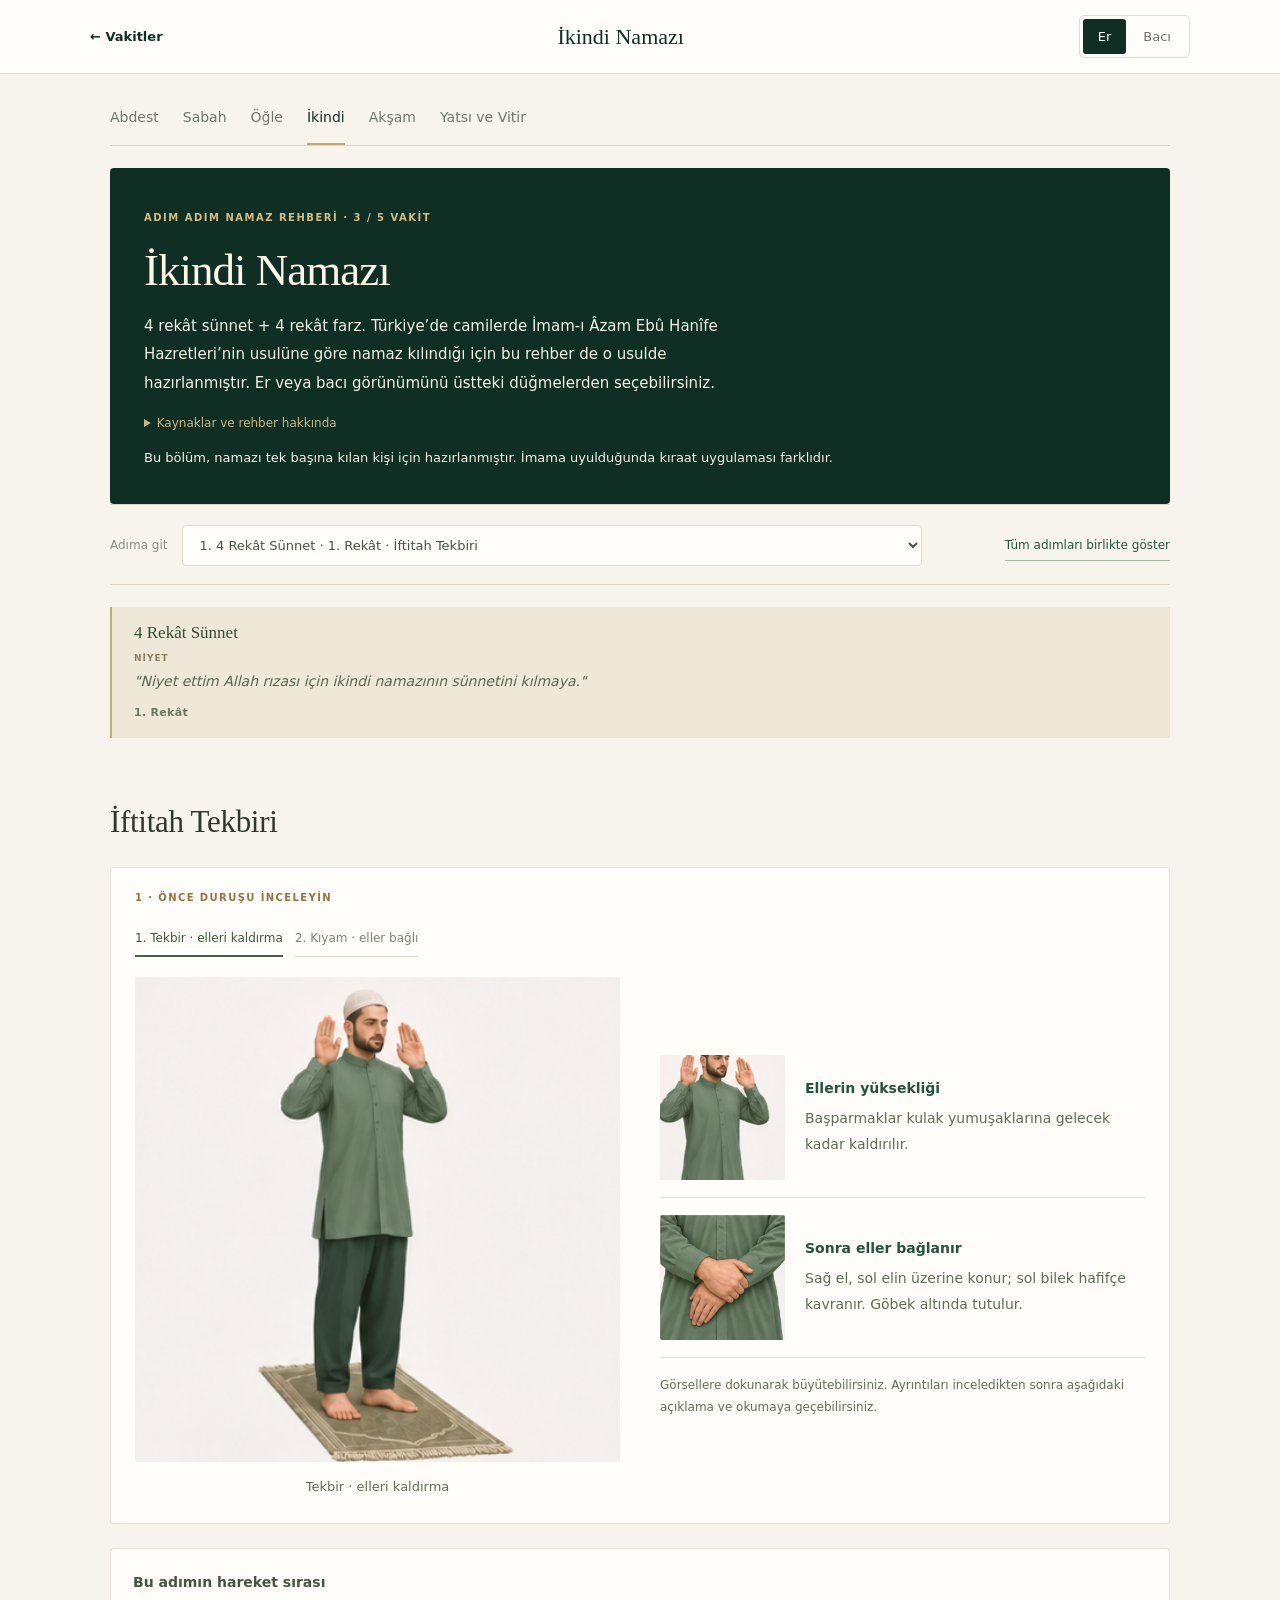
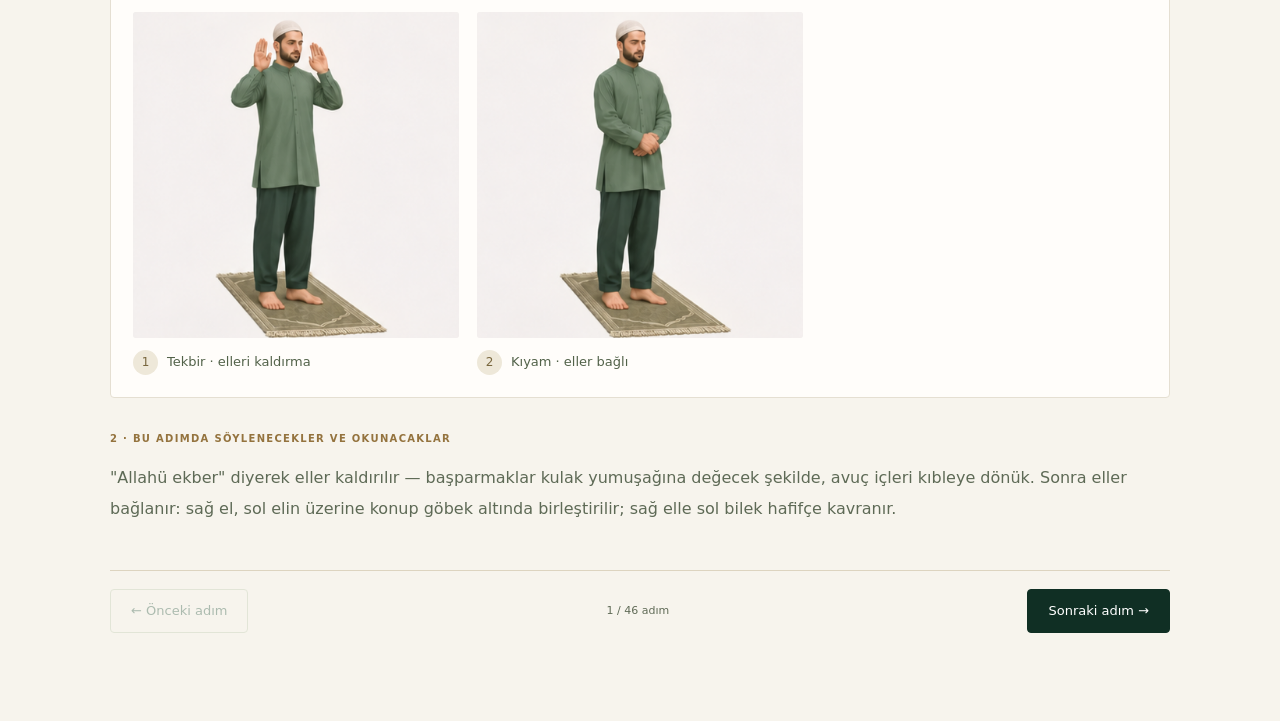
<file: ikindi-namazi.html>
<!doctype html>
<html lang="tr">
<head>
<meta charset="utf-8">
<meta name="viewport" content="width=device-width, initial-scale=1">

<title>İkindi Namazı — Adım Adım Namaz Rehberi</title>
<meta name="description" content="İmam-ı Âzam Ebû Hanîfe Hazretleri’nin kurucusu olduğu Hanefî mezhebine göre, kadın ve erkek için ayrı duruş notlarıyla, adım adım İkindi Namazı rehberi.">
<style>
@font-face {
  font-family: "Amiri";
  font-weight: 400;
  font-style: normal;
  font-display: swap;
  src: url(assets/amiri.woff2) format("woff2");
}
@font-face {
  font-family: "Amiri";
  font-weight: 700;
  font-style: normal;
  font-display: swap;
  src: url(assets/amiri.woff2) format("woff2");
}

:root {
  --ink: #1b2e28;
  --page: #faf6ec;
  --panel: #f1e9d8;
  --panel-line: #ddd0b0;
  --emerald: #1f6e55;
  --emerald-deep: #164f3d;
  --gold: #8f6f2a;
  --muted: #6b6154;
  --recite-bg: #fffdf8;
  --recite-line: #e4d6ae;
  --focus: #1f6e55;
}

@media (prefers-color-scheme: dark) {
  :root {
    --ink: #ece4d2;
    --page: #11201a;
    --panel: #192a23;
    --panel-line: #2c4138;
    --emerald: #52b091;
    --emerald-deep: #7bcbae;
    --gold: #d1ab5c;
    --muted: #a69c8c;
    --recite-bg: #16251f;
    --recite-line: #2d4139;
    --focus: #52b091;
  }
}
:root[data-theme="dark"] {
  --ink: #ece4d2;
  --page: #11201a;
  --panel: #192a23;
  --panel-line: #2c4138;
  --emerald: #52b091;
  --emerald-deep: #7bcbae;
  --gold: #d1ab5c;
  --muted: #a69c8c;
  --recite-bg: #16251f;
  --recite-line: #2d4139;
  --focus: #52b091;
}
:root[data-theme="light"] {
  --ink: #1b2e28;
  --page: #faf6ec;
  --panel: #f1e9d8;
  --panel-line: #ddd0b0;
  --emerald: #1f6e55;
  --emerald-deep: #164f3d;
  --gold: #8f6f2a;
  --muted: #6b6154;
  --recite-bg: #fffdf8;
  --recite-line: #e4d6ae;
  --focus: #1f6e55;
}

* { box-sizing: border-box; }

html, body {
  margin: 0;
  padding: 0;
  background: var(--page);
  color: var(--ink);
}

body {
  font-family: ui-serif, Georgia, "Iowan Old Style", "Noto Serif", serif;
  line-height: 1.6;
}

.wrap {
  max-width: 700px;
  margin: 0 auto;
  padding: 0 20px 80px;
}

/* ---------- Top bar ---------- */

.topbar {
  position: sticky;
  top: 0;
  z-index: 10;
  background: var(--page);
  border-bottom: 1px solid var(--panel-line);
  padding: 14px 20px;
}

.topbar-inner {
  max-width: 700px;
  margin: 0 auto;
  display: flex;
  align-items: center;
  justify-content: space-between;
  gap: 12px;
  flex-wrap: wrap;
}

.topbar-title {
  font-size: 1rem;
  font-weight: 700;
  letter-spacing: 0.02em;
  color: var(--emerald);
}

.gender-toggle {
  display: inline-flex;
  background: var(--panel);
  border: 1px solid var(--panel-line);
  border-radius: 999px;
  padding: 3px;
  font-family: system-ui, -apple-system, "Segoe UI", sans-serif;
}

.gender-toggle button {
  appearance: none;
  border: none;
  background: transparent;
  font-size: 0.82rem;
  font-weight: 600;
  padding: 6px 14px;
  border-radius: 999px;
  color: var(--muted);
  cursor: pointer;
  font-family: inherit;
}

.gender-toggle button[aria-pressed="true"] {
  background: var(--emerald);
  color: var(--page);
}

.gender-toggle button:focus-visible {
  outline: 2px solid var(--focus);
  outline-offset: 2px;
}

/* ---------- Header ---------- */

header.hero {
  padding: 36px 0 18px;
  font-family: system-ui, -apple-system, "Segoe UI", sans-serif;
}

.eyebrow {
  font-size: 0.78rem;
  text-transform: uppercase;
  letter-spacing: 0.12em;
  color: var(--gold);
  font-weight: 700;
}

h1 {
  font-family: ui-serif, Georgia, "Iowan Old Style", "Noto Serif", serif;
  font-size: clamp(1.8rem, 5vw, 2.4rem);
  margin: 0.2em 0 0.3em;
  text-wrap: balance;
}

.hero p.lede {
  color: var(--muted);
  font-size: 0.98rem;
  max-width: 62ch;
}

.source-note {
  margin-top: 16px;
  padding: 12px 16px;
  background: var(--panel);
  border: 1px solid var(--panel-line);
  border-radius: 10px;
  font-size: 0.85rem;
  color: var(--muted);
  font-family: system-ui, -apple-system, "Segoe UI", sans-serif;
}

.source-note strong { color: var(--ink); }

/* ---------- Section dividers (Sünnet / Farz) ---------- */

.unit-divider {
  margin: 48px 0 20px;
  padding-top: 28px;
  border-top: 2px solid var(--panel-line);
  font-family: system-ui, -apple-system, "Segoe UI", sans-serif;
}

.unit-divider h2 {
  font-family: ui-serif, Georgia, "Iowan Old Style", serif;
  font-size: 1.5rem;
  margin: 0 0 4px;
  color: var(--emerald);
}

.unit-divider .unit-desc {
  font-size: 0.88rem;
  color: var(--muted);
  margin: 0;
}

.niyet-box {
  margin-top: 16px;
  padding: 14px 16px;
  border-left: 3px solid var(--gold);
  background: var(--panel);
  border-radius: 0 10px 10px 0;
  font-size: 0.95rem;
}

.niyet-box .niyet-label {
  font-family: system-ui, -apple-system, "Segoe UI", sans-serif;
  font-size: 0.75rem;
  text-transform: uppercase;
  letter-spacing: 0.08em;
  color: var(--gold);
  font-weight: 700;
  display: block;
  margin-bottom: 4px;
}

.rekat-mark {
  font-family: system-ui, -apple-system, "Segoe UI", sans-serif;
  font-size: 0.78rem;
  text-transform: uppercase;
  letter-spacing: 0.1em;
  color: var(--muted);
  margin: 36px 0 10px;
  display: flex;
  align-items: center;
  gap: 10px;
}

.rekat-mark::after {
  content: "";
  flex: 1;
  height: 1px;
  background: var(--panel-line);
}

/* ---------- Step ---------- */

.step {
  display: grid;
  grid-template-columns: 34px 1fr;
  gap: 14px;
  margin: 22px 0;
}

.step-num {
  width: 34px;
  height: 34px;
  border-radius: 50%;
  background: var(--panel);
  border: 1px solid var(--panel-line);
  color: var(--emerald);
  display: flex;
  align-items: center;
  justify-content: center;
  font-family: system-ui, -apple-system, "Segoe UI", sans-serif;
  font-weight: 700;
  font-size: 0.9rem;
  flex-shrink: 0;
}

.step-body h3 {
  font-family: system-ui, -apple-system, "Segoe UI", sans-serif;
  font-size: 1.02rem;
  margin: 4px 0 6px;
  color: var(--ink);
}

.step-body p.posture {
  margin: 0 0 10px;
  font-size: 0.96rem;
}

.step-body p.posture .note {
  color: var(--muted);
  font-size: 0.86rem;
}

/* gender-conditional spans */
html[data-gender="erkek"] .g-kadin { display: none; }
html[data-gender="kadin"] .g-erkek { display: none; }

.g-erkek, .g-kadin {
  padding: 1px 4px;
  border-radius: 4px;
}

/* ---------- Recitation block ---------- */

.recite {
  background: var(--recite-bg);
  border: 1px solid var(--recite-line);
  border-radius: 12px;
  padding: 18px 20px;
  margin-top: 4px;
}

.recite + .recite { margin-top: 12px; }

.recite .recite-title {
  font-family: system-ui, -apple-system, "Segoe UI", sans-serif;
  font-size: 0.78rem;
  text-transform: uppercase;
  letter-spacing: 0.08em;
  color: var(--gold);
  font-weight: 700;
  margin: 0 0 10px;
}

.arabic {
  font-family: "Amiri", "Traditional Arabic", "Scheherazade New", serif;
  direction: rtl;
  text-align: center;
  font-size: 0.98rem;
  line-height: 1.75;
  color: var(--ink);
  margin: 0 0 12px;
}

.okunus {
  font-family: system-ui, -apple-system, "Segoe UI", sans-serif;
  font-style: italic;
  color: var(--muted);
  font-size: 0.92rem;
  margin: 0 0 10px;
}

.okunus::before {
  content: "Okunuşu: ";
  font-style: normal;
  font-weight: 600;
  color: var(--ink);
}

.meal {
  font-family: system-ui, -apple-system, "Segoe UI", sans-serif;
  font-size: 1.02rem;
  margin: 0;
}

.meal .meal-label {
  font-weight: 600;
  color: var(--emerald-deep);
}

.tesbih-count {
  display: inline-block;
  font-family: system-ui, -apple-system, "Segoe UI", sans-serif;
  font-size: 0.74rem;
  background: var(--panel);
  color: var(--muted);
  padding: 2px 8px;
  border-radius: 999px;
  margin-left: 6px;
  vertical-align: middle;
}

footer {
  margin-top: 60px;
  padding-top: 20px;
  border-top: 1px solid var(--panel-line);
  font-family: system-ui, -apple-system, "Segoe UI", sans-serif;
  font-size: 0.82rem;
  color: var(--muted);
}

a { color: var(--emerald-deep); }

@media (max-width: 480px) {
  .arabic { font-size: 0.9rem; line-height: 1.7; }
  .step { grid-template-columns: 28px 1fr; }
  .step-num { width: 28px; height: 28px; font-size: 0.8rem; }
}


.vakit-nav {
  display: flex;
  gap: 8px;
  overflow-x: auto;
  padding: 18px 0 2px;
  font-family: system-ui, -apple-system, "Segoe UI", sans-serif;
}
.vakit-nav a {
  flex: 0 0 auto;
  padding: 7px 15px;
  border-radius: 999px;
  border: 1px solid var(--panel-line);
  color: var(--muted);
  text-decoration: none;
  font-size: 0.82rem;
  font-weight: 600;
}
.vakit-nav a.active {
  background: var(--emerald);
  color: var(--page);
  border-color: var(--emerald);
}
</style>
<link rel="stylesheet" href="assets/gorseller.css">
<link rel="stylesheet" href="assets/tema.css">
</head><body>

<div class="topbar">
  <div class="topbar-inner">
    <span class="topbar-title">İkindi Namazı</span>
    <div class="gender-toggle" role="group" aria-label="Duruş görünümü">
      <button type="button" id="btn-erkek" aria-pressed="true">Er</button>
      <button type="button" id="btn-kadin" aria-pressed="false">Bacı</button>
    </div>
  </div>
</div>

<div class="wrap">

  <nav class="vakit-nav"><a href="abdest.html">Abdest</a>
    <a href="sabah-namazi.html">Sabah</a>
    <a href="ogle-namazi.html">Öğle</a>
    <a href="ikindi-namazi.html" class="active">İkindi</a>
    <a href="aksam-namazi.html">Akşam</a>
    <a href="yatsi-namazi.html">Yatsı ve Vitir</a>
  </nav>

  <header class="hero">
    <span class="eyebrow">Adım Adım Namaz Rehberi · 3 / 5 vakit</span>
    <h1>İkindi Namazı</h1>
    <p class="lede">4 rekât sünnet + 4 rekât farz. Türkiye’de camilerde İmam-ı Âzam Ebû Hanîfe Hazretleri’nin usulüne göre namaz kılındığı için bu rehber de o usulde hazırlanmıştır. Er veya bacı görünümünü üstteki düğmelerden seçebilirsiniz.</p>
    <div class="source-note">
      <strong>Kaynaklar:</strong> Kur'an-ı Kerim âyetlerinin Türkçe meali <strong>Prof. Dr. Ömer Çelik</strong> mealinden alınmıştır. Sübhâneke, Ettehiyyâtü, Salli–Bârik, Rabbenâ dualarının Arapça metni ve anlamı Millî Eğitim Bakanlığı'nın "Namaz Duaları ve Sureleri" kaynağına dayanmaktadır. Kadın–erkek duruş farkları Diyanet İşleri Başkanlığı'nın resmî açıklamasından alınmıştır.
    <ul class="source-links"><li><a href="https://kurul.diyanet.gov.tr/tr/fetva/kilinis-bakimindan-kadinlarin-namazi-ile-erkeklerin-namazi-arasinda-ne-gibi-farklar-bulunmaktadir/0193c42d-64a5-7ba1-9af3-f9f4a7f97245" target="_blank" rel="noopener">Diyanet — Er ve bacı duruşları</a></li><li><a href="https://kurul.diyanet.gov.tr/tr/fetva/namazda-fatihadan-sonra-okunacak-ayet-veya-sureler-icin-besmele-cekilir-mi/0193c42d-4fd1-7daa-1cd8-e3e31c2535c1" target="_blank" rel="noopener">Diyanet — Namazda besmele</a></li><li><a href="https://www.diyanet.gov.tr/icerik/10151" target="_blank" rel="noopener">Diyanet — Secdede ayakların yerleşimi</a></li><li><a href="https://kurul.diyanet.gov.tr/tr/fetva/ikindi-namazinin-sunneti-ile-yatsi-namazinin-ilk-sunnetinin-birinci-oturuslarinda-nicin-salli-ve-barik-ve-ucuncu-rekatin-basinda-subhaneke-dualari-okunur/0193c42d-547b-7b06-0e8e-33a7ee736367" target="_blank" rel="noopener">Diyanet — İlk oturuşta Salli–Bârik</a></li></ul></div>
  <p class="scope-note">Bu bölüm, namazı tek başına kılan kişi için hazırlanmıştır. İmama uyulduğunda kıraat uygulaması farklıdır.</p>
  </header>

  <section class="unit-divider">
    <h2>4 Rekât Sünnet</h2>
    <p class="unit-desc">İkindi farzından önce kılınan, gayr-i müekked (kuvveti daha az tavsiye edilen) 4 rekâtlık sünnet.</p>
    <div class="niyet-box">
      <span class="niyet-label">Niyet</span>
      <em>"Niyet ettim Allah rızası için ikindi namazının sünnetini kılmaya."</em>
    </div>
  </section>

  <p class="rekat-mark">1. Rekât</p>

  <div class="step">
    <span class="step-num">1</span>
    <div class="step-body">
      <h3>İftitah Tekbiri</h3><div class="pose-icon icon-tekbir" hidden></div>
      <p class="posture">"Allahü ekber" diyerek eller kaldırılır — <span class="g-erkek">başparmaklar kulak yumuşağına değecek şekilde, avuç içleri kıbleye dönük.</span><span class="g-kadin">eller omuz hizasına kadar kaldırılır, avuç içleri kıbleye dönük.</span> Sonra eller bağlanır: <span class="g-erkek">sağ el, sol elin üzerine konup göbek altında birleştirilir; sağ elle sol bilek hafifçe kavranır.</span><span class="g-kadin">sağ el, sol elin üzerine konarak göğüs hizasında birleştirilir; kavramadan, eller üst üste durur.</span></p>
    </div>
  </div>

  <div class="step">
    <span class="step-num">2</span>
    <div class="step-body">
      <h3>Sübhâneke, Fâtiha ve Zamm-ı Sûre</h3><div class="pose-icon icon-kiyam" hidden></div>
      <div class="recite">
        <p class="arabic">سُبْحَانَكَ اللَّهُمَّ وَبِحَمْدِكَ وَتَبَارَكَ اسْمُكَ وَتَعَالَى جَدُّكَ وَلَا إِلَٰهَ غَيْرُكَ</p>
        <p class="okunus">Sübhânekellâhümme ve bi hamdik ve tebârakesmük ve teâlâ ceddük ve lâ ilâhe ğayruk.</p>
        <p class="meal"><span class="meal-label">Anlamı:</span> Allah'ım! Sen eksik sıfatlardan pak ve uzaksın. Seni daima böyle tenzih eder ve överim. Senin adın mübarektir. Varlığın her şeyden üstündür. Senden başka ilah yoktur.</p>
      </div>
      <div class="recite">
        <p class="arabic">أَعُوذُ بِاللَّهِ مِنَ الشَّيْطَانِ الرَّجِيمِ ۝ بِسْمِ اللَّهِ الرَّحْمَٰنِ الرَّحِيمِ</p>
        <p class="okunus">Eûzü billâhi mineş-şeytânir-racîm. Bismillâhir-rahmânir-rahîm.</p>
        <p class="meal"><span class="meal-label">Anlamı:</span> Kovulmuş şeytanın şerrinden Allah'a sığınırım. Rahmân ve Rahîm olan Allah'ın adıyla.</p>
      </div>
      <div class="recite">
        <p class="arabic">الْحَمْدُ لِلَّهِ رَبِّ الْعَالَمِينَ ۝ الرَّحْمَٰنِ الرَّحِيمِ ۝ مَالِكِ يَوْمِ الدِّينِ ۝ إِيَّاكَ نَعْبُدُ وَإِيَّاكَ نَسْتَعِينُ ۝ اهْدِنَا الصِّرَاطَ الْمُسْتَقِيمَ ۝ صِرَاطَ الَّذِينَ أَنْعَمْتَ عَلَيْهِمْ غَيْرِ الْمَغْضُوبِ عَلَيْهِمْ وَلَا الضَّالِّينَ</p>
        <p class="okunus">Elhamdü lillâhi rabbil'âlemîn. Errahmânir'rahîm. Mâliki yevmiddîn. İyyâke na'büdü ve iyyâke nesteîn. İhdinessırâtal müstakîm. Sırâtallezîne en'amte aleyhim ğayril mağdûbi aleyhim ve leddâllîn.</p>
        <p class="meal"><span class="meal-label">Meal (Prof. Dr. Ömer Çelik):</span> Hamd, âlemlerin Rabbi Allah'a mahsustur. O, Rahmân ve Rahîm'dir. O, hesap ve ceza gününün tek sahibidir. Rabbimiz! Sadece sana kulluk eder ve sadece senden yardım isteriz. Bizi dosdoğru yola eriştir; kendilerine nimet verdiklerinin yoluna. Gazaba uğrayanların ve azıp sapanların yoluna değil.</p>
      </div>
      <div class="recite">
        <p class="arabic">قُلْ هُوَ اللَّهُ أَحَدٌ ۝ اللَّهُ الصَّمَدُ ۝ لَمْ يَلِدْ وَلَمْ يُولَدْ ۝ وَلَمْ يَكُنْ لَهُ كُفُوًا أَحَدٌ</p>
        <p class="okunus">Kul hüvallâhü ehad. Allâhüssamed. Lem yelid ve lem yûled. Ve lem yekün lehû küfüven ehad.</p>
        <p class="meal"><span class="meal-label">Meal (Prof. Dr. Ömer Çelik):</span> De ki: O Allah birdir. Her şey O Allah'a muhtaçken O hiçbir şeye muhtaç değildir. O, doğurmamış ve doğmamıştır. Hiçbir şey O'na denk değildir.</p>
      </div>
    </div>
  </div>

  <div class="step">
    <span class="step-num">3</span>
    <div class="step-body">
      <h3>Rükû</h3><div class="pose-icon icon-ruku" hidden></div>
      <p class="posture">"Allahü ekber" diyerek eğilinir — <span class="g-erkek">sırt düz tutulur, baş sırtla aynı hizada olur, eller dizleri tam kavrar, dirsekler bedenden açık, parmaklar ayrık.</span><span class="g-kadin">sırt tam düz değil, hafifçe eğik tutulur; eller dizlere hafifçe konur, dizler hafif bükülü, dirsekler bedene yakın tutulur.</span></p>
      <div class="recite">
        <p class="arabic">سُبْحَانَ رَبِّيَ الْعَظِيمِ</p>
        <p class="okunus">Sübhâne rabbiyel azîm. <span class="tesbih-count">3 kere</span></p>
        <p class="meal"><span class="meal-label">Anlamı:</span> Yüce Rabbimi her türlü noksanlıktan tenzih ederim.</p>
      </div>
    </div>
  </div>

  <div class="step">
    <span class="step-num">4</span>
    <div class="step-body">
      <h3>Doğrulma ve Secde (1.)</h3><div class="pose-icon icon-secde" hidden></div>
      <p class="posture">Rükûdan tam doğrulup dikilirken "Semi'allâhü limen hamideh" denir; tam doğrulunca "Rabbenâ lekel hamd" denir. Kısa bir an sakin biçimde beklenir.</p>
      <p class="posture">"Allahü ekber" diyerek secdeye varılır — <span class="g-erkek">önce dizler, sonra eller, sonra burun ve alın yere konur; kollar gövdeden ve karından ayrık tutulur, dirsekler yerden kalkık durur.</span><span class="g-kadin">vücut toplu tutulur, kollar yanlara yakın durur, karın uyluklara değecek şekilde yere yakın durulur.</span></p>
      <div class="recite">
        <p class="arabic">سُبْحَانَ رَبِّيَ الْأَعْلَى</p>
        <p class="okunus">Sübhâne rabbiyel a'lâ. <span class="tesbih-count">3 kere</span></p>
        <p class="meal"><span class="meal-label">Anlamı:</span> En yüce Rabbimi her türlü noksanlıktan tenzih ederim.</p>
      </div>
    </div>
  </div>

  <div class="step">
    <span class="step-num">5</span>
    <div class="step-body">
      <h3>Celse ve Secde (2.)</h3><div class="pose-icon icon-celse" hidden></div>
      <p class="posture">"Allahü ekber" diyerek doğrulup kısaca oturulur — <span class="g-erkek">sol ayak yatık şekilde altına alınıp üzerine oturulur, sağ ayağın parmakları kıbleye dönük dik tutulur.</span><span class="g-kadin">her iki ayak da sağ tarafa yatık şekilde yere yaslanır, bu şekilde oturulur.</span></p>
      <p class="posture">"Allahü ekber" diyerek tekrar secdeye varılır, aynı duruşla.</p>
      <div class="recite">
        <p class="arabic">سُبْحَانَ رَبِّيَ الْأَعْلَى</p>
        <p class="okunus">Sübhâne rabbiyel a'lâ. <span class="tesbih-count">3 kere</span></p>
        <p class="meal"><span class="meal-label">Anlamı:</span> En yüce Rabbimi her türlü noksanlıktan tenzih ederim.</p>
      </div>
    </div>
  </div>

  <p class="rekat-mark">2. Rekât</p>

  <div class="step">
    <span class="step-num">6</span>
    <div class="step-body">
      <h3>Ayağa Kalkış</h3><p class="posture">“Allahü ekber” diyerek ayağa kalkılır ve eller bağlanır.</p><div class="pose-icon icon-kalkis" hidden></div>
      <p class="posture note">Sübhâneke ve Eûzü tekrar okunmaz.</p>
    </div>
  </div>

  <div class="step">
    <span class="step-num">7</span>
    <div class="step-body">
      <h3>Besmele, Fâtiha ve Zamm-ı Sûre</h3><div class="pose-icon icon-kiyam" hidden></div>
      <div class="recite">
        <p class="arabic">بِسْمِ اللَّهِ الرَّحْمَٰنِ الرَّحِيمِ</p>
        <p class="okunus">Bismillâhir-rahmânir-rahîm.</p>
        <p class="meal"><span class="meal-label">Anlamı:</span> Rahmân ve Rahîm olan Allah'ın adıyla.</p>
      </div>
      <div class="recite">
        <p class="arabic">الْحَمْدُ لِلَّهِ رَبِّ الْعَالَمِينَ ۝ الرَّحْمَٰنِ الرَّحِيمِ ۝ مَالِكِ يَوْمِ الدِّينِ ۝ إِيَّاكَ نَعْبُدُ وَإِيَّاكَ نَسْتَعِينُ ۝ اهْدِنَا الصِّرَاطَ الْمُسْتَقِيمَ ۝ صِرَاطَ الَّذِينَ أَنْعَمْتَ عَلَيْهِمْ غَيْرِ الْمَغْضُوبِ عَلَيْهِمْ وَلَا الضَّالِّينَ</p>
        <p class="okunus">Elhamdü lillâhi rabbil'âlemîn. Errahmânir'rahîm. Mâliki yevmiddîn. İyyâke na'büdü ve iyyâke nesteîn. İhdinessırâtal müstakîm. Sırâtallezîne en'amte aleyhim ğayril mağdûbi aleyhim ve leddâllîn.</p>
        <p class="meal"><span class="meal-label">Meal (Prof. Dr. Ömer Çelik):</span> Hamd, âlemlerin Rabbi Allah'a mahsustur. O, Rahmân ve Rahîm'dir. O, hesap ve ceza gününün tek sahibidir. Rabbimiz! Sadece sana kulluk eder ve sadece senden yardım isteriz. Bizi dosdoğru yola eriştir; kendilerine nimet verdiklerinin yoluna. Gazaba uğrayanların ve azıp sapanların yoluna değil.</p>
      </div>
      <div class="recite">
        <p class="arabic">قُلْ هُوَ اللَّهُ أَحَدٌ ۝ اللَّهُ الصَّمَدُ ۝ لَمْ يَلِدْ وَلَمْ يُولَدْ ۝ وَلَمْ يَكُنْ لَهُ كُفُوًا أَحَدٌ</p>
        <p class="okunus">Kul hüvallâhü ehad. Allâhüssamed. Lem yelid ve lem yûled. Ve lem yekün lehû küfüven ehad.</p>
        <p class="meal"><span class="meal-label">Meal (Prof. Dr. Ömer Çelik):</span> De ki: O Allah birdir. Her şey O Allah'a muhtaçken O hiçbir şeye muhtaç değildir. O, doğurmamış ve doğmamıştır. Hiçbir şey O'na denk değildir.</p>
      </div>
    </div>
  </div>

  <div class="step">
    <span class="step-num">8</span>
    <div class="step-body">
      <h3>Rükû</h3><div class="pose-icon icon-ruku" hidden></div>
      <p class="posture">1. rekâttekiyle aynı duruşla eğilinir.</p>
      <div class="recite">
        <p class="arabic">سُبْحَانَ رَبِّيَ الْعَظِيمِ</p>
        <p class="okunus">Sübhâne rabbiyel azîm. <span class="tesbih-count">3 kere</span></p>
        <p class="meal"><span class="meal-label">Anlamı:</span> Yüce Rabbimi her türlü noksanlıktan tenzih ederim.</p>
      </div>
    </div>
  </div>

  <div class="step">
    <span class="step-num">9</span>
    <div class="step-body">
      <h3>Doğrulma ve Secde (1.)</h3><div class="pose-icon icon-secde" hidden></div>
      <p class="posture">Rükûdan tam doğrulup dikilirken "Semi'allâhü limen hamideh" denir; tam doğrulunca "Rabbenâ lekel hamd" denir. Kısa bir an sakin biçimde beklenir.</p>
      <p class="posture">"Allahü ekber" diyerek secdeye varılır — <span class="g-erkek">önce dizler, sonra eller, sonra burun ve alın yere konur; kollar gövdeden ve karından ayrık tutulur, dirsekler yerden kalkık durur.</span><span class="g-kadin">vücut toplu tutulur, kollar yanlara yakın durur, karın uyluklara değecek şekilde yere yakın durulur.</span></p>
      <div class="recite">
        <p class="arabic">سُبْحَانَ رَبِّيَ الْأَعْلَى</p>
        <p class="okunus">Sübhâne rabbiyel a'lâ. <span class="tesbih-count">3 kere</span></p>
        <p class="meal"><span class="meal-label">Anlamı:</span> En yüce Rabbimi her türlü noksanlıktan tenzih ederim.</p>
      </div>
    </div>
  </div>

  <div class="step">
    <span class="step-num">10</span>
    <div class="step-body">
      <h3>Celse ve Secde (2.)</h3><div class="pose-icon icon-celse" hidden></div>
      <p class="posture">"Allahü ekber" diyerek doğrulup kısaca oturulur — <span class="g-erkek">sol ayak yatık şekilde altına alınıp üzerine oturulur, sağ ayağın parmakları kıbleye dönük dik tutulur.</span><span class="g-kadin">her iki ayak da sağ tarafa yatık şekilde yere yaslanır, bu şekilde oturulur.</span></p>
      <p class="posture">"Allahü ekber" diyerek tekrar secdeye varılır, aynı duruşla.</p>
      <div class="recite">
        <p class="arabic">سُبْحَانَ رَبِّيَ الْأَعْلَى</p>
        <p class="okunus">Sübhâne rabbiyel a'lâ. <span class="tesbih-count">3 kere</span></p>
        <p class="meal"><span class="meal-label">Anlamı:</span> En yüce Rabbimi her türlü noksanlıktan tenzih ederim.</p>
      </div>
    </div>
  </div>

  <div class="step">
    <span class="step-num">11</span>
    <div class="step-body">
      <h3>Birinci Oturuş — Ettehiyyâtü ve Salli–Bârik</h3><div class="pose-icon icon-oturus" hidden></div>
      <p class="posture note">ikindinin sünneti gayr-i müekkeddir; Hanefî fıkhında nafile namazlar ikişer rekâtlık bağımsız birimler sayılır. Bu ilk oturuşta, öğlenin ilk sünnetinden farklı olarak Ettehiyyâtü’nün ardından Salli–Bârik okunur; sonra üçüncü rekâta kalkılır.</p>
      <div class="recite">
        <p class="recite-title">Ettehiyyâtü</p>
        <p class="arabic">التَّحِيَّاتُ لِلَّهِ وَالصَّلَوَاتُ وَالطَّيِّبَاتُ، السَّلَامُ عَلَيْكَ أَيُّهَا النَّبِيُّ وَرَحْمَةُ اللَّهِ وَبَرَكَاتُهُ، السَّلَامُ عَلَيْنَا وَعَلَى عِبَادِ اللَّهِ الصَّالِحِينَ، أَشْهَدُ أَنْ لَا إِلَٰهَ إِلَّا اللَّهُ وَأَشْهَدُ أَنَّ مُحَمَّدًا عَبْدُهُ وَرَسُولُهُ</p>
        <p class="okunus">Ettehiyyâtü lillâhi vessalevâtü vettayyibât. Esselâmü aleyke eyyühen-Nebiyyü ve rahmetullâhi ve berakâtüh. Esselâmü aleynâ ve alâ ibâdillâhis-sâlihîn. Eşhedü en lâ ilâhe illallâh ve eşhedü enne Muhammeden abdühû ve rasûlüh.</p>
        <p class="meal"><span class="meal-label">Anlamı:</span> Dil ile, beden ve mal ile yapılan bütün ibadetler Allah'adır. Ey Peygamber! Allah'ın selâmı, rahmeti ve bereketleri senin üzerine olsun. Selâm bizim üzerimize ve Allah'ın bütün iyi kulları üzerine olsun. Şahitlik ederim ki Allah'tan başka ilah yoktur; yine şahitlik ederim ki Muhammed, O'nun kulu ve Peygamberidir.</p>
      </div>
      <p class="posture">Ettehiyyâtü okunurken sağ elin işaret parmağı, “Lâ ilâhe” denildiğinde kaldırılır; “illallâh” denildiğinde indirilir.</p>
      <div class="recite">
        <p class="recite-title">Allahümme Salli</p>
        <p class="arabic">اللَّهُمَّ صَلِّ عَلَى مُحَمَّدٍ وَعَلَى آلِ مُحَمَّدٍ كَمَا صَلَّيْتَ عَلَى إِبْرَاهِيمَ وَعَلَى آلِ إِبْرَاهِيمَ إِنَّكَ حَمِيدٌ مَجِيدٌ</p>
        <p class="okunus">Allâhümme salli alâ Muhammedin ve alâ âli Muhammed, kemâ salleyte alâ İbrâhîme ve alâ âli İbrâhîm, inneke hamîdün mecîd.</p>
        <p class="meal"><span class="meal-label">Anlamı:</span> Allah'ım! Muhammed'e ve Muhammed'in ümmetine rahmet eyle, şerefini yücelt; İbrahim'e ve İbrahim'in ümmetine rahmet ettiğin gibi. Şüphesiz övülmeye lâyık yalnız sensin, şan ve şeref sahibi de sensin.</p>
      </div>
      <div class="recite">
        <p class="recite-title">Allahümme Bârik</p>
        <p class="arabic">اللَّهُمَّ بَارِكْ عَلَى مُحَمَّدٍ وَعَلَى آلِ مُحَمَّدٍ كَمَا بَارَكْتَ عَلَى إِبْرَاهِيمَ وَعَلَى آلِ إِبْرَاهِيمَ إِنَّكَ حَمِيدٌ مَجِيدٌ</p>
        <p class="okunus">Allâhümme bârik alâ Muhammedin ve alâ âli Muhammed, kemâ bârekte alâ İbrâhîme ve alâ âli İbrâhîm, inneke hamîdün mecîd.</p>
        <p class="meal"><span class="meal-label">Anlamı:</span> Allah'ım! Muhammed'e ve Muhammed'in ümmetine hayır ve bereket ver; İbrahim'e ve İbrahim'in ümmetine verdiğin gibi. Şüphesiz övülmeye lâyık yalnız sensin, şan ve şeref sahibi de sensin.</p>
      </div>
      
      
    </div>
  </div>

  <p class="rekat-mark">3. Rekât</p>

  <div class="step">
    <span class="step-num">12</span>
    <div class="step-body">
      <h3>Üçüncü Rekâta Kalkış</h3><p class="posture">“Allahü ekber” diyerek ayağa kalkılır ve eller bağlanır.</p><div class="pose-icon icon-kalkis" hidden></div>
      <p class="posture note">Üçüncü rekâta kalkınca Sübhâneke ve Eûzü–Besmele yeniden okunur; ardından Fâtiha ve bir sûre ile devam edilir.</p>
    </div>
  </div>

  <div class="step">
    <span class="step-num">13</span>
    <div class="step-body">
      <h3>Sübhâneke, Fâtiha ve Zamm-ı Sûre (Tekrar)</h3><div class="pose-icon icon-kiyam" hidden></div>
      <div class="recite">
        <p class="arabic">سُبْحَانَكَ اللَّهُمَّ وَبِحَمْدِكَ وَتَبَارَكَ اسْمُكَ وَتَعَالَى جَدُّكَ وَلَا إِلَٰهَ غَيْرُكَ</p>
        <p class="okunus">Sübhânekellâhümme ve bi hamdik ve tebârakesmük ve teâlâ ceddük ve lâ ilâhe ğayruk.</p>
        <p class="meal"><span class="meal-label">Anlamı:</span> Allah'ım! Sen eksik sıfatlardan pak ve uzaksın. Seni daima böyle tenzih eder ve överim. Senin adın mübarektir. Varlığın her şeyden üstündür. Senden başka ilah yoktur.</p>
      </div>
      <div class="recite">
        <p class="arabic">أَعُوذُ بِاللَّهِ مِنَ الشَّيْطَانِ الرَّجِيمِ ۝ بِسْمِ اللَّهِ الرَّحْمَٰنِ الرَّحِيمِ</p>
        <p class="okunus">Eûzü billâhi mineş-şeytânir-racîm. Bismillâhir-rahmânir-rahîm.</p>
        <p class="meal"><span class="meal-label">Anlamı:</span> Kovulmuş şeytanın şerrinden Allah'a sığınırım. Rahmân ve Rahîm olan Allah'ın adıyla.</p>
      </div>
      <div class="recite">
        <p class="arabic">الْحَمْدُ لِلَّهِ رَبِّ الْعَالَمِينَ ۝ الرَّحْمَٰنِ الرَّحِيمِ ۝ مَالِكِ يَوْمِ الدِّينِ ۝ إِيَّاكَ نَعْبُدُ وَإِيَّاكَ نَسْتَعِينُ ۝ اهْدِنَا الصِّرَاطَ الْمُسْتَقِيمَ ۝ صِرَاطَ الَّذِينَ أَنْعَمْتَ عَلَيْهِمْ غَيْرِ الْمَغْضُوبِ عَلَيْهِمْ وَلَا الضَّالِّينَ</p>
        <p class="okunus">Elhamdü lillâhi rabbil'âlemîn. Errahmânir'rahîm. Mâliki yevmiddîn. İyyâke na'büdü ve iyyâke nesteîn. İhdinessırâtal müstakîm. Sırâtallezîne en'amte aleyhim ğayril mağdûbi aleyhim ve leddâllîn.</p>
        <p class="meal"><span class="meal-label">Meal (Prof. Dr. Ömer Çelik):</span> Hamd, âlemlerin Rabbi Allah'a mahsustur. O, Rahmân ve Rahîm'dir. O, hesap ve ceza gününün tek sahibidir. Rabbimiz! Sadece sana kulluk eder ve sadece senden yardım isteriz. Bizi dosdoğru yola eriştir; kendilerine nimet verdiklerinin yoluna. Gazaba uğrayanların ve azıp sapanların yoluna değil.</p>
      </div>
      <div class="recite">
        <p class="arabic">قُلْ هُوَ اللَّهُ أَحَدٌ ۝ اللَّهُ الصَّمَدُ ۝ لَمْ يَلِدْ وَلَمْ يُولَدْ ۝ وَلَمْ يَكُنْ لَهُ كُفُوًا أَحَدٌ</p>
        <p class="okunus">Kul hüvallâhü ehad. Allâhüssamed. Lem yelid ve lem yûled. Ve lem yekün lehû küfüven ehad.</p>
        <p class="meal"><span class="meal-label">Meal (Prof. Dr. Ömer Çelik):</span> De ki: O Allah birdir. Her şey O Allah'a muhtaçken O hiçbir şeye muhtaç değildir. O, doğurmamış ve doğmamıştır. Hiçbir şey O'na denk değildir.</p>
      </div>
    </div>
  </div>

  <div class="step">
    <span class="step-num">14</span>
    <div class="step-body">
      <h3>Rükû</h3><div class="pose-icon icon-ruku" hidden></div>
      <p class="posture">1. rekâttekiyle aynı duruşla eğilinir.</p>
      <div class="recite">
        <p class="arabic">سُبْحَانَ رَبِّيَ الْعَظِيمِ</p>
        <p class="okunus">Sübhâne rabbiyel azîm. <span class="tesbih-count">3 kere</span></p>
        <p class="meal"><span class="meal-label">Anlamı:</span> Yüce Rabbimi her türlü noksanlıktan tenzih ederim.</p>
      </div>
    </div>
  </div>

  <div class="step">
    <span class="step-num">15</span>
    <div class="step-body">
      <h3>Doğrulma ve Secde (1.)</h3><div class="pose-icon icon-secde" hidden></div>
      <p class="posture">Rükûdan tam doğrulup dikilirken "Semi'allâhü limen hamideh" denir; tam doğrulunca "Rabbenâ lekel hamd" denir. Kısa bir an sakin biçimde beklenir.</p>
      <p class="posture">"Allahü ekber" diyerek secdeye varılır — <span class="g-erkek">önce dizler, sonra eller, sonra burun ve alın yere konur; kollar gövdeden ve karından ayrık tutulur, dirsekler yerden kalkık durur.</span><span class="g-kadin">vücut toplu tutulur, kollar yanlara yakın durur, karın uyluklara değecek şekilde yere yakın durulur.</span></p>
      <div class="recite">
        <p class="arabic">سُبْحَانَ رَبِّيَ الْأَعْلَى</p>
        <p class="okunus">Sübhâne rabbiyel a'lâ. <span class="tesbih-count">3 kere</span></p>
        <p class="meal"><span class="meal-label">Anlamı:</span> En yüce Rabbimi her türlü noksanlıktan tenzih ederim.</p>
      </div>
    </div>
  </div>

  <div class="step">
    <span class="step-num">16</span>
    <div class="step-body">
      <h3>Celse ve Secde (2.)</h3><div class="pose-icon icon-celse" hidden></div>
      <p class="posture">"Allahü ekber" diyerek doğrulup kısaca oturulur — <span class="g-erkek">sol ayak yatık şekilde altına alınıp üzerine oturulur, sağ ayağın parmakları kıbleye dönük dik tutulur.</span><span class="g-kadin">her iki ayak da sağ tarafa yatık şekilde yere yaslanır, bu şekilde oturulur.</span></p>
      <p class="posture">"Allahü ekber" diyerek tekrar secdeye varılır, aynı duruşla.</p>
      <div class="recite">
        <p class="arabic">سُبْحَانَ رَبِّيَ الْأَعْلَى</p>
        <p class="okunus">Sübhâne rabbiyel a'lâ. <span class="tesbih-count">3 kere</span></p>
        <p class="meal"><span class="meal-label">Anlamı:</span> En yüce Rabbimi her türlü noksanlıktan tenzih ederim.</p>
      </div>
    </div>
  </div>

  <p class="rekat-mark">4. Rekât</p>

  <div class="step">
    <span class="step-num">17</span>
    <div class="step-body">
      <h3>Dördüncü Rekâta Kalkış</h3><p class="posture">“Allahü ekber” diyerek ayağa kalkılır ve eller bağlanır.</p><div class="pose-icon icon-kalkis" hidden></div>
      <p class="posture note">Bu kalkışta Sübhâneke ve Eûzü tekrar okunmaz.</p>
    </div>
  </div>

  <div class="step">
    <span class="step-num">18</span>
    <div class="step-body">
      <h3>Besmele, Fâtiha ve Zamm-ı Sûre</h3><div class="pose-icon icon-kiyam" hidden></div>
      <div class="recite">
        <p class="arabic">بِسْمِ اللَّهِ الرَّحْمَٰنِ الرَّحِيمِ</p>
        <p class="okunus">Bismillâhir-rahmânir-rahîm.</p>
        <p class="meal"><span class="meal-label">Anlamı:</span> Rahmân ve Rahîm olan Allah'ın adıyla.</p>
      </div>
      <div class="recite">
        <p class="arabic">الْحَمْدُ لِلَّهِ رَبِّ الْعَالَمِينَ ۝ الرَّحْمَٰنِ الرَّحِيمِ ۝ مَالِكِ يَوْمِ الدِّينِ ۝ إِيَّاكَ نَعْبُدُ وَإِيَّاكَ نَسْتَعِينُ ۝ اهْدِنَا الصِّرَاطَ الْمُسْتَقِيمَ ۝ صِرَاطَ الَّذِينَ أَنْعَمْتَ عَلَيْهِمْ غَيْرِ الْمَغْضُوبِ عَلَيْهِمْ وَلَا الضَّالِّينَ</p>
        <p class="okunus">Elhamdü lillâhi rabbil'âlemîn. Errahmânir'rahîm. Mâliki yevmiddîn. İyyâke na'büdü ve iyyâke nesteîn. İhdinessırâtal müstakîm. Sırâtallezîne en'amte aleyhim ğayril mağdûbi aleyhim ve leddâllîn.</p>
        <p class="meal"><span class="meal-label">Meal (Prof. Dr. Ömer Çelik):</span> Hamd, âlemlerin Rabbi Allah'a mahsustur. O, Rahmân ve Rahîm'dir. O, hesap ve ceza gününün tek sahibidir. Rabbimiz! Sadece sana kulluk eder ve sadece senden yardım isteriz. Bizi dosdoğru yola eriştir; kendilerine nimet verdiklerinin yoluna. Gazaba uğrayanların ve azıp sapanların yoluna değil.</p>
      </div>
      <div class="recite">
        <p class="arabic">قُلْ هُوَ اللَّهُ أَحَدٌ ۝ اللَّهُ الصَّمَدُ ۝ لَمْ يَلِدْ وَلَمْ يُولَدْ ۝ وَلَمْ يَكُنْ لَهُ كُفُوًا أَحَدٌ</p>
        <p class="okunus">Kul hüvallâhü ehad. Allâhüssamed. Lem yelid ve lem yûled. Ve lem yekün lehû küfüven ehad.</p>
        <p class="meal"><span class="meal-label">Meal (Prof. Dr. Ömer Çelik):</span> De ki: O Allah birdir. Her şey O Allah'a muhtaçken O hiçbir şeye muhtaç değildir. O, doğurmamış ve doğmamıştır. Hiçbir şey O'na denk değildir.</p>
      </div>
    </div>
  </div>

  <div class="step">
    <span class="step-num">19</span>
    <div class="step-body">
      <h3>Rükû</h3><div class="pose-icon icon-ruku" hidden></div>
      <p class="posture">1. rekâttekiyle aynı duruşla eğilinir.</p>
      <div class="recite">
        <p class="arabic">سُبْحَانَ رَبِّيَ الْعَظِيمِ</p>
        <p class="okunus">Sübhâne rabbiyel azîm. <span class="tesbih-count">3 kere</span></p>
        <p class="meal"><span class="meal-label">Anlamı:</span> Yüce Rabbimi her türlü noksanlıktan tenzih ederim.</p>
      </div>
    </div>
  </div>

  <div class="step">
    <span class="step-num">20</span>
    <div class="step-body">
      <h3>Doğrulma ve Secde (1.)</h3><div class="pose-icon icon-secde" hidden></div>
      <p class="posture">Rükûdan tam doğrulup dikilirken "Semi'allâhü limen hamideh" denir; tam doğrulunca "Rabbenâ lekel hamd" denir. Kısa bir an sakin biçimde beklenir.</p>
      <p class="posture">"Allahü ekber" diyerek secdeye varılır — <span class="g-erkek">önce dizler, sonra eller, sonra burun ve alın yere konur; kollar gövdeden ve karından ayrık tutulur, dirsekler yerden kalkık durur.</span><span class="g-kadin">vücut toplu tutulur, kollar yanlara yakın durur, karın uyluklara değecek şekilde yere yakın durulur.</span></p>
      <div class="recite">
        <p class="arabic">سُبْحَانَ رَبِّيَ الْأَعْلَى</p>
        <p class="okunus">Sübhâne rabbiyel a'lâ. <span class="tesbih-count">3 kere</span></p>
        <p class="meal"><span class="meal-label">Anlamı:</span> En yüce Rabbimi her türlü noksanlıktan tenzih ederim.</p>
      </div>
    </div>
  </div>

  <div class="step">
    <span class="step-num">21</span>
    <div class="step-body">
      <h3>Celse ve Secde (2.)</h3><div class="pose-icon icon-celse" hidden></div>
      <p class="posture">"Allahü ekber" diyerek doğrulup kısaca oturulur — <span class="g-erkek">sol ayak yatık şekilde altına alınıp üzerine oturulur, sağ ayağın parmakları kıbleye dönük dik tutulur.</span><span class="g-kadin">her iki ayak da sağ tarafa yatık şekilde yere yaslanır, bu şekilde oturulur.</span></p>
      <p class="posture">"Allahü ekber" diyerek tekrar secdeye varılır, aynı duruşla.</p>
      <div class="recite">
        <p class="arabic">سُبْحَانَ رَبِّيَ الْأَعْلَى</p>
        <p class="okunus">Sübhâne rabbiyel a'lâ. <span class="tesbih-count">3 kere</span></p>
        <p class="meal"><span class="meal-label">Anlamı:</span> En yüce Rabbimi her türlü noksanlıktan tenzih ederim.</p>
      </div>
    </div>
  </div>

  <div class="step">
    <span class="step-num">22</span>
    <div class="step-body">
      <h3>Son Oturuş — Ettehiyyâtü, Salli–Bârik, Rabbenâ Duaları</h3><div class="pose-icon icon-oturus" hidden></div>
      <div class="recite">
        <p class="recite-title">Ettehiyyâtü</p>
        <p class="arabic">التَّحِيَّاتُ لِلَّهِ وَالصَّلَوَاتُ وَالطَّيِّبَاتُ، السَّلَامُ عَلَيْكَ أَيُّهَا النَّبِيُّ وَرَحْمَةُ اللَّهِ وَبَرَكَاتُهُ، السَّلَامُ عَلَيْنَا وَعَلَى عِبَادِ اللَّهِ الصَّالِحِينَ، أَشْهَدُ أَنْ لَا إِلَٰهَ إِلَّا اللَّهُ وَأَشْهَدُ أَنَّ مُحَمَّدًا عَبْدُهُ وَرَسُولُهُ</p>
        <p class="okunus">Ettehiyyâtü lillâhi vessalevâtü vettayyibât. Esselâmü aleyke eyyühen-Nebiyyü ve rahmetullâhi ve berakâtüh. Esselâmü aleynâ ve alâ ibâdillâhis-sâlihîn. Eşhedü en lâ ilâhe illallâh ve eşhedü enne Muhammeden abdühû ve rasûlüh.</p>
        <p class="meal"><span class="meal-label">Anlamı:</span> Dil ile, beden ve mal ile yapılan bütün ibadetler Allah'adır. Ey Peygamber! Allah'ın selâmı, rahmeti ve bereketleri senin üzerine olsun. Selâm bizim üzerimize ve Allah'ın bütün iyi kulları üzerine olsun. Şahitlik ederim ki Allah'tan başka ilah yoktur; yine şahitlik ederim ki Muhammed, O'nun kulu ve Peygamberidir.</p>
      </div>
      <p class="posture">Ettehiyyâtü okunurken sağ elin işaret parmağı, “Lâ ilâhe” denildiğinde kaldırılır; “illallâh” denildiğinde indirilir.</p>
      <div class="recite">
        <p class="recite-title">Allahümme Salli</p>
        <p class="arabic">اللَّهُمَّ صَلِّ عَلَى مُحَمَّدٍ وَعَلَى آلِ مُحَمَّدٍ كَمَا صَلَّيْتَ عَلَى إِبْرَاهِيمَ وَعَلَى آلِ إِبْرَاهِيمَ إِنَّكَ حَمِيدٌ مَجِيدٌ</p>
        <p class="okunus">Allâhümme salli alâ Muhammedin ve alâ âli Muhammed, kemâ salleyte alâ İbrâhîme ve alâ âli İbrâhîm, inneke hamîdün mecîd.</p>
        <p class="meal"><span class="meal-label">Anlamı:</span> Allah'ım! Muhammed'e ve Muhammed'in ümmetine rahmet eyle, şerefini yücelt; İbrahim'e ve İbrahim'in ümmetine rahmet ettiğin gibi. Şüphesiz övülmeye lâyık yalnız sensin, şan ve şeref sahibi de sensin.</p>
      </div>
      <div class="recite">
        <p class="recite-title">Allahümme Bârik</p>
        <p class="arabic">اللَّهُمَّ بَارِكْ عَلَى مُحَمَّدٍ وَعَلَى آلِ مُحَمَّدٍ كَمَا بَارَكْتَ عَلَى إِبْرَاهِيمَ وَعَلَى آلِ إِبْرَاهِيمَ إِنَّكَ حَمِيدٌ مَجِيدٌ</p>
        <p class="okunus">Allâhümme bârik alâ Muhammedin ve alâ âli Muhammed, kemâ bârekte alâ İbrâhîme ve alâ âli İbrâhîm, inneke hamîdün mecîd.</p>
        <p class="meal"><span class="meal-label">Anlamı:</span> Allah'ım! Muhammed'e ve Muhammed'in ümmetine hayır ve bereket ver; İbrahim'e ve İbrahim'in ümmetine verdiğin gibi. Şüphesiz övülmeye lâyık yalnız sensin, şan ve şeref sahibi de sensin.</p>
      </div>
      <div class="recite">
        <p class="recite-title">Rabbenâ Âtinâ</p>
        <p class="arabic">رَبَّنَا آتِنَا فِي الدُّنْيَا حَسَنَةً وَفِي الْآخِرَةِ حَسَنَةً وَقِنَا عَذَابَ النَّارِ</p>
        <p class="okunus">Rabbenâ âtinâ fid-dünyâ haseneten ve fil-âhirati haseneten ve kınâ azâbennâr.</p>
        <p class="meal"><span class="meal-label">Meal (Bakara 2:201, Prof. Dr. Ömer Çelik):</span> Rabbimiz, bize dünyada da iyilik ver, âhirette de iyilik ver ve bizi cehennem azâbından koru.</p>
      </div>
      <div class="recite">
        <p class="recite-title">Rabbenâğfirlî</p>
        <p class="arabic">رَبَّنَا اغْفِرْ لِي وَلِوَالِدَيَّ وَلِلْمُؤْمِنِينَ يَوْمَ يَقُومُ الْحِسَابُ</p>
        <p class="okunus">Rabbenâğfirlî ve li vâlideyye ve lil mü'minîne yevme yekûmül hisâb.</p>
        <p class="meal"><span class="meal-label">Meal (İbrahim 14:41, Prof. Dr. Ömer Çelik):</span> Rabbimiz! Hesapların görüleceği o gün beni, ana-babamı ve bütün mü'minleri bağışla!</p>
      </div>
    </div>
  </div>

  <div class="step">
    <span class="step-num">23</span>
    <div class="step-body">
      <h3>Selâm</h3><div class="pose-icon icon-selam" hidden></div>
      <p class="posture">Önce başı sağa çevirerek "Esselâmü aleyküm ve rahmetullah" denir; sonra başı sola çevirerek aynı cümle tekrar edilir.</p>
    </div>
  </div>

  <section class="unit-divider">
    <h2>4 Rekât Farz</h2>
    <p class="unit-desc">Allah'ın kesin olarak emrettiği, kılınması zorunlu namaz.</p>
    <div class="niyet-box">
      <span class="niyet-label">Niyet</span>
      <em>"Niyet ettim Allah rızası için ikindi namazının farzını kılmaya."</em>
    </div>
  </section>

  <p class="rekat-mark">1. Rekât</p>

  <div class="step">
    <span class="step-num">1</span>
    <div class="step-body">
      <h3>İftitah Tekbiri</h3><div class="pose-icon icon-tekbir" hidden></div>
      <p class="posture">"Allahü ekber" diyerek eller kaldırılır — <span class="g-erkek">başparmaklar kulak yumuşağına değecek şekilde, avuç içleri kıbleye dönük.</span><span class="g-kadin">eller omuz hizasına kadar kaldırılır, avuç içleri kıbleye dönük.</span> Sonra eller bağlanır: <span class="g-erkek">sağ el, sol elin üzerine konup göbek altında birleştirilir; sağ elle sol bilek hafifçe kavranır.</span><span class="g-kadin">sağ el, sol elin üzerine konarak göğüs hizasında birleştirilir; kavramadan, eller üst üste durur.</span></p>
    </div>
  </div>

  <div class="step">
    <span class="step-num">2</span>
    <div class="step-body">
      <h3>Sübhâneke, Fâtiha ve Zamm-ı Sûre</h3><p class="posture note audit-note">Burada İhlâs sûresi örnek olarak gösterilmiştir. Farz namazda başka bir sûre bilen kişinin, ilk rekâtta okuduğu sûreyi ikinci rekâtta bilerek tekrarlaması mekruh kabul edilir. Başka sûre bilmeyen kişi bildiği sûreyi tekrar edebilir. Bu durum namazın geçersiz olduğu anlamına gelmez.</p><div class="pose-icon icon-kiyam" hidden></div>
      <div class="recite">
        <p class="arabic">سُبْحَانَكَ اللَّهُمَّ وَبِحَمْدِكَ وَتَبَارَكَ اسْمُكَ وَتَعَالَى جَدُّكَ وَلَا إِلَٰهَ غَيْرُكَ</p>
        <p class="okunus">Sübhânekellâhümme ve bi hamdik ve tebârakesmük ve teâlâ ceddük ve lâ ilâhe ğayruk.</p>
        <p class="meal"><span class="meal-label">Anlamı:</span> Allah'ım! Sen eksik sıfatlardan pak ve uzaksın. Seni daima böyle tenzih eder ve överim. Senin adın mübarektir. Varlığın her şeyden üstündür. Senden başka ilah yoktur.</p>
      </div>
      <div class="recite">
        <p class="arabic">أَعُوذُ بِاللَّهِ مِنَ الشَّيْطَانِ الرَّجِيمِ ۝ بِسْمِ اللَّهِ الرَّحْمَٰنِ الرَّحِيمِ</p>
        <p class="okunus">Eûzü billâhi mineş-şeytânir-racîm. Bismillâhir-rahmânir-rahîm.</p>
        <p class="meal"><span class="meal-label">Anlamı:</span> Kovulmuş şeytanın şerrinden Allah'a sığınırım. Rahmân ve Rahîm olan Allah'ın adıyla.</p>
      </div>
      <div class="recite">
        <p class="arabic">الْحَمْدُ لِلَّهِ رَبِّ الْعَالَمِينَ ۝ الرَّحْمَٰنِ الرَّحِيمِ ۝ مَالِكِ يَوْمِ الدِّينِ ۝ إِيَّاكَ نَعْبُدُ وَإِيَّاكَ نَسْتَعِينُ ۝ اهْدِنَا الصِّرَاطَ الْمُسْتَقِيمَ ۝ صِرَاطَ الَّذِينَ أَنْعَمْتَ عَلَيْهِمْ غَيْرِ الْمَغْضُوبِ عَلَيْهِمْ وَلَا الضَّالِّينَ</p>
        <p class="okunus">Elhamdü lillâhi rabbil'âlemîn. Errahmânir'rahîm. Mâliki yevmiddîn. İyyâke na'büdü ve iyyâke nesteîn. İhdinessırâtal müstakîm. Sırâtallezîne en'amte aleyhim ğayril mağdûbi aleyhim ve leddâllîn.</p>
        <p class="meal"><span class="meal-label">Meal (Prof. Dr. Ömer Çelik):</span> Hamd, âlemlerin Rabbi Allah'a mahsustur. O, Rahmân ve Rahîm'dir. O, hesap ve ceza gününün tek sahibidir. Rabbimiz! Sadece sana kulluk eder ve sadece senden yardım isteriz. Bizi dosdoğru yola eriştir; kendilerine nimet verdiklerinin yoluna. Gazaba uğrayanların ve azıp sapanların yoluna değil.</p>
      </div>
      <div class="recite">
        <p class="arabic">قُلْ هُوَ اللَّهُ أَحَدٌ ۝ اللَّهُ الصَّمَدُ ۝ لَمْ يَلِدْ وَلَمْ يُولَدْ ۝ وَلَمْ يَكُنْ لَهُ كُفُوًا أَحَدٌ</p>
        <p class="okunus">Kul hüvallâhü ehad. Allâhüssamed. Lem yelid ve lem yûled. Ve lem yekün lehû küfüven ehad.</p>
        <p class="meal"><span class="meal-label">Meal (Prof. Dr. Ömer Çelik):</span> De ki: O Allah birdir. Her şey O Allah'a muhtaçken O hiçbir şeye muhtaç değildir. O, doğurmamış ve doğmamıştır. Hiçbir şey O'na denk değildir.</p>
      </div>
    </div>
  </div>

  <div class="step">
    <span class="step-num">3</span>
    <div class="step-body">
      <h3>Rükû</h3><div class="pose-icon icon-ruku" hidden></div>
      <p class="posture">"Allahü ekber" diyerek eğilinir — <span class="g-erkek">sırt düz tutulur, baş sırtla aynı hizada olur, eller dizleri tam kavrar, dirsekler bedenden açık, parmaklar ayrık.</span><span class="g-kadin">sırt tam düz değil, hafifçe eğik tutulur; eller dizlere hafifçe konur, dizler hafif bükülü, dirsekler bedene yakın tutulur.</span></p>
      <div class="recite">
        <p class="arabic">سُبْحَانَ رَبِّيَ الْعَظِيمِ</p>
        <p class="okunus">Sübhâne rabbiyel azîm. <span class="tesbih-count">3 kere</span></p>
        <p class="meal"><span class="meal-label">Anlamı:</span> Yüce Rabbimi her türlü noksanlıktan tenzih ederim.</p>
      </div>
    </div>
  </div>

  <div class="step">
    <span class="step-num">4</span>
    <div class="step-body">
      <h3>Doğrulma ve Secde (1.)</h3><div class="pose-icon icon-secde" hidden></div>
      <p class="posture">Rükûdan tam doğrulup dikilirken "Semi'allâhü limen hamideh" denir; tam doğrulunca "Rabbenâ lekel hamd" denir. Kısa bir an sakin biçimde beklenir.</p>
      <p class="posture">"Allahü ekber" diyerek secdeye varılır — <span class="g-erkek">önce dizler, sonra eller, sonra burun ve alın yere konur; kollar gövdeden ve karından ayrık tutulur, dirsekler yerden kalkık durur.</span><span class="g-kadin">vücut toplu tutulur, kollar yanlara yakın durur, karın uyluklara değecek şekilde yere yakın durulur.</span></p>
      <div class="recite">
        <p class="arabic">سُبْحَانَ رَبِّيَ الْأَعْلَى</p>
        <p class="okunus">Sübhâne rabbiyel a'lâ. <span class="tesbih-count">3 kere</span></p>
        <p class="meal"><span class="meal-label">Anlamı:</span> En yüce Rabbimi her türlü noksanlıktan tenzih ederim.</p>
      </div>
    </div>
  </div>

  <div class="step">
    <span class="step-num">5</span>
    <div class="step-body">
      <h3>Celse ve Secde (2.)</h3><div class="pose-icon icon-celse" hidden></div>
      <p class="posture">"Allahü ekber" diyerek doğrulup kısaca oturulur — <span class="g-erkek">sol ayak yatık şekilde altına alınıp üzerine oturulur, sağ ayağın parmakları kıbleye dönük dik tutulur.</span><span class="g-kadin">her iki ayak da sağ tarafa yatık şekilde yere yaslanır, bu şekilde oturulur.</span></p>
      <p class="posture">"Allahü ekber" diyerek tekrar secdeye varılır, aynı duruşla.</p>
      <div class="recite">
        <p class="arabic">سُبْحَانَ رَبِّيَ الْأَعْلَى</p>
        <p class="okunus">Sübhâne rabbiyel a'lâ. <span class="tesbih-count">3 kere</span></p>
        <p class="meal"><span class="meal-label">Anlamı:</span> En yüce Rabbimi her türlü noksanlıktan tenzih ederim.</p>
      </div>
    </div>
  </div>

  <p class="rekat-mark">2. Rekât</p>

  <div class="step">
    <span class="step-num">6</span>
    <div class="step-body">
      <h3>Ayağa Kalkış</h3><p class="posture">“Allahü ekber” diyerek ayağa kalkılır ve eller bağlanır.</p><div class="pose-icon icon-kalkis" hidden></div>
      <p class="posture note">Sübhâneke ve Eûzü tekrar okunmaz.</p>
    </div>
  </div>

  <div class="step">
    <span class="step-num">7</span>
    <div class="step-body">
      <h3>Besmele, Fâtiha ve Zamm-ı Sûre</h3><p class="posture note audit-note">Burada İhlâs sûresi örnek olarak gösterilmiştir. Farz namazda başka bir sûre bilen kişinin, ilk rekâtta okuduğu sûreyi ikinci rekâtta bilerek tekrarlaması mekruh kabul edilir. Başka sûre bilmeyen kişi bildiği sûreyi tekrar edebilir. Bu durum namazın geçersiz olduğu anlamına gelmez.</p><div class="pose-icon icon-kiyam" hidden></div>
      <div class="recite">
        <p class="arabic">بِسْمِ اللَّهِ الرَّحْمَٰنِ الرَّحِيمِ</p>
        <p class="okunus">Bismillâhir-rahmânir-rahîm.</p>
        <p class="meal"><span class="meal-label">Anlamı:</span> Rahmân ve Rahîm olan Allah'ın adıyla.</p>
      </div>
      <div class="recite">
        <p class="arabic">الْحَمْدُ لِلَّهِ رَبِّ الْعَالَمِينَ ۝ الرَّحْمَٰنِ الرَّحِيمِ ۝ مَالِكِ يَوْمِ الدِّينِ ۝ إِيَّاكَ نَعْبُدُ وَإِيَّاكَ نَسْتَعِينُ ۝ اهْدِنَا الصِّرَاطَ الْمُسْتَقِيمَ ۝ صِرَاطَ الَّذِينَ أَنْعَمْتَ عَلَيْهِمْ غَيْرِ الْمَغْضُوبِ عَلَيْهِمْ وَلَا الضَّالِّينَ</p>
        <p class="okunus">Elhamdü lillâhi rabbil'âlemîn. Errahmânir'rahîm. Mâliki yevmiddîn. İyyâke na'büdü ve iyyâke nesteîn. İhdinessırâtal müstakîm. Sırâtallezîne en'amte aleyhim ğayril mağdûbi aleyhim ve leddâllîn.</p>
        <p class="meal"><span class="meal-label">Meal (Prof. Dr. Ömer Çelik):</span> Hamd, âlemlerin Rabbi Allah'a mahsustur. O, Rahmân ve Rahîm'dir. O, hesap ve ceza gününün tek sahibidir. Rabbimiz! Sadece sana kulluk eder ve sadece senden yardım isteriz. Bizi dosdoğru yola eriştir; kendilerine nimet verdiklerinin yoluna. Gazaba uğrayanların ve azıp sapanların yoluna değil.</p>
      </div>
      <div class="recite">
        <p class="arabic">قُلْ هُوَ اللَّهُ أَحَدٌ ۝ اللَّهُ الصَّمَدُ ۝ لَمْ يَلِدْ وَلَمْ يُولَدْ ۝ وَلَمْ يَكُنْ لَهُ كُفُوًا أَحَدٌ</p>
        <p class="okunus">Kul hüvallâhü ehad. Allâhüssamed. Lem yelid ve lem yûled. Ve lem yekün lehû küfüven ehad.</p>
        <p class="meal"><span class="meal-label">Meal (Prof. Dr. Ömer Çelik):</span> De ki: O Allah birdir. Her şey O Allah'a muhtaçken O hiçbir şeye muhtaç değildir. O, doğurmamış ve doğmamıştır. Hiçbir şey O'na denk değildir.</p>
      </div>
    </div>
  </div>

  <div class="step">
    <span class="step-num">8</span>
    <div class="step-body">
      <h3>Rükû</h3><div class="pose-icon icon-ruku" hidden></div>
      <p class="posture">1. rekâttekiyle aynı duruşla eğilinir.</p>
      <div class="recite">
        <p class="arabic">سُبْحَانَ رَبِّيَ الْعَظِيمِ</p>
        <p class="okunus">Sübhâne rabbiyel azîm. <span class="tesbih-count">3 kere</span></p>
        <p class="meal"><span class="meal-label">Anlamı:</span> Yüce Rabbimi her türlü noksanlıktan tenzih ederim.</p>
      </div>
    </div>
  </div>

  <div class="step">
    <span class="step-num">9</span>
    <div class="step-body">
      <h3>Doğrulma ve Secde (1.)</h3><div class="pose-icon icon-secde" hidden></div>
      <p class="posture">Rükûdan tam doğrulup dikilirken "Semi'allâhü limen hamideh" denir; tam doğrulunca "Rabbenâ lekel hamd" denir. Kısa bir an sakin biçimde beklenir.</p>
      <p class="posture">"Allahü ekber" diyerek secdeye varılır — <span class="g-erkek">önce dizler, sonra eller, sonra burun ve alın yere konur; kollar gövdeden ve karından ayrık tutulur, dirsekler yerden kalkık durur.</span><span class="g-kadin">vücut toplu tutulur, kollar yanlara yakın durur, karın uyluklara değecek şekilde yere yakın durulur.</span></p>
      <div class="recite">
        <p class="arabic">سُبْحَانَ رَبِّيَ الْأَعْلَى</p>
        <p class="okunus">Sübhâne rabbiyel a'lâ. <span class="tesbih-count">3 kere</span></p>
        <p class="meal"><span class="meal-label">Anlamı:</span> En yüce Rabbimi her türlü noksanlıktan tenzih ederim.</p>
      </div>
    </div>
  </div>

  <div class="step">
    <span class="step-num">10</span>
    <div class="step-body">
      <h3>Celse ve Secde (2.)</h3><div class="pose-icon icon-celse" hidden></div>
      <p class="posture">"Allahü ekber" diyerek doğrulup kısaca oturulur — <span class="g-erkek">sol ayak yatık şekilde altına alınıp üzerine oturulur, sağ ayağın parmakları kıbleye dönük dik tutulur.</span><span class="g-kadin">her iki ayak da sağ tarafa yatık şekilde yere yaslanır, bu şekilde oturulur.</span></p>
      <p class="posture">"Allahü ekber" diyerek tekrar secdeye varılır, aynı duruşla.</p>
      <div class="recite">
        <p class="arabic">سُبْحَانَ رَبِّيَ الْأَعْلَى</p>
        <p class="okunus">Sübhâne rabbiyel a'lâ. <span class="tesbih-count">3 kere</span></p>
        <p class="meal"><span class="meal-label">Anlamı:</span> En yüce Rabbimi her türlü noksanlıktan tenzih ederim.</p>
      </div>
    </div>
  </div>

  <div class="step">
    <span class="step-num">11</span>
    <div class="step-body">
      <h3>Birinci Oturuş — Ettehiyyâtü</h3><div class="pose-icon icon-oturus" hidden></div>
      <p class="posture note">Farz namazlarda ilk oturuşta yalnızca Ettehiyyâtü okunur, Salli–Bârik okunmaz.</p>
      <div class="recite">
        <p class="arabic">التَّحِيَّاتُ لِلَّهِ وَالصَّلَوَاتُ وَالطَّيِّبَاتُ، السَّلَامُ عَلَيْكَ أَيُّهَا النَّبِيُّ وَرَحْمَةُ اللَّهِ وَبَرَكَاتُهُ، السَّلَامُ عَلَيْنَا وَعَلَى عِبَادِ اللَّهِ الصَّالِحِينَ، أَشْهَدُ أَنْ لَا إِلَٰهَ إِلَّا اللَّهُ وَأَشْهَدُ أَنَّ مُحَمَّدًا عَبْدُهُ وَرَسُولُهُ</p>
        <p class="okunus">Ettehiyyâtü lillâhi vessalevâtü vettayyibât. Esselâmü aleyke eyyühen-Nebiyyü ve rahmetullâhi ve berakâtüh. Esselâmü aleynâ ve alâ ibâdillâhis-sâlihîn. Eşhedü en lâ ilâhe illallâh ve eşhedü enne Muhammeden abdühû ve rasûlüh.</p>
        <p class="meal"><span class="meal-label">Anlamı:</span> Dil ile, beden ve mal ile yapılan bütün ibadetler Allah'adır. Ey Peygamber! Allah'ın selâmı, rahmeti ve bereketleri senin üzerine olsun. Selâm bizim üzerimize ve Allah'ın bütün iyi kulları üzerine olsun. Şahitlik ederim ki Allah'tan başka ilah yoktur; yine şahitlik ederim ki Muhammed, O'nun kulu ve Peygamberidir.</p>
      </div>
    </div>
  </div>

  <p class="rekat-mark">3. Rekât</p>

  <div class="step">
    <span class="step-num">12</span>
    <div class="step-body">
      <h3>Üçüncü Rekâta Kalkış</h3><p class="posture">“Allahü ekber” diyerek ayağa kalkılır ve eller bağlanır.</p><div class="pose-icon icon-kalkis" hidden></div>
      
    </div>
  </div>

  <div class="step">
    <span class="step-num">13</span>
    <div class="step-body">
      <h3>Yalnızca Fâtiha</h3><div class="pose-icon icon-kiyam" hidden></div>
      <p class="posture note">Farz namazların 3. ve 4. rekâtlarında yalnızca Besmele ve Fâtiha okunur; zamm-ı sûre eklenmez.</p>
      <div class="recite">
        <p class="arabic">بِسْمِ اللَّهِ الرَّحْمَٰنِ الرَّحِيمِ</p>
        <p class="okunus">Bismillâhir-rahmânir-rahîm.</p>
        <p class="meal"><span class="meal-label">Anlamı:</span> Rahmân ve Rahîm olan Allah'ın adıyla.</p>
      </div>
      <div class="recite">
        <p class="arabic">الْحَمْدُ لِلَّهِ رَبِّ الْعَالَمِينَ ۝ الرَّحْمَٰنِ الرَّحِيمِ ۝ مَالِكِ يَوْمِ الدِّينِ ۝ إِيَّاكَ نَعْبُدُ وَإِيَّاكَ نَسْتَعِينُ ۝ اهْدِنَا الصِّرَاطَ الْمُسْتَقِيمَ ۝ صِرَاطَ الَّذِينَ أَنْعَمْتَ عَلَيْهِمْ غَيْرِ الْمَغْضُوبِ عَلَيْهِمْ وَلَا الضَّالِّينَ</p>
        <p class="okunus">Elhamdü lillâhi rabbil'âlemîn. Errahmânir'rahîm. Mâliki yevmiddîn. İyyâke na'büdü ve iyyâke nesteîn. İhdinessırâtal müstakîm. Sırâtallezîne en'amte aleyhim ğayril mağdûbi aleyhim ve leddâllîn.</p>
        <p class="meal"><span class="meal-label">Meal (Prof. Dr. Ömer Çelik):</span> Hamd, âlemlerin Rabbi Allah'a mahsustur. O, Rahmân ve Rahîm'dir. O, hesap ve ceza gününün tek sahibidir. Rabbimiz! Sadece sana kulluk eder ve sadece senden yardım isteriz. Bizi dosdoğru yola eriştir; kendilerine nimet verdiklerinin yoluna. Gazaba uğrayanların ve azıp sapanların yoluna değil.</p>
      </div>
    </div>
  </div>

  <div class="step">
    <span class="step-num">14</span>
    <div class="step-body">
      <h3>Rükû</h3><div class="pose-icon icon-ruku" hidden></div>
      <p class="posture">1. rekâttekiyle aynı duruşla eğilinir.</p>
      <div class="recite">
        <p class="arabic">سُبْحَانَ رَبِّيَ الْعَظِيمِ</p>
        <p class="okunus">Sübhâne rabbiyel azîm. <span class="tesbih-count">3 kere</span></p>
        <p class="meal"><span class="meal-label">Anlamı:</span> Yüce Rabbimi her türlü noksanlıktan tenzih ederim.</p>
      </div>
    </div>
  </div>

  <div class="step">
    <span class="step-num">15</span>
    <div class="step-body">
      <h3>Doğrulma ve Secde (1.)</h3><div class="pose-icon icon-secde" hidden></div>
      <p class="posture">Rükûdan tam doğrulup dikilirken "Semi'allâhü limen hamideh" denir; tam doğrulunca "Rabbenâ lekel hamd" denir. Kısa bir an sakin biçimde beklenir.</p>
      <p class="posture">"Allahü ekber" diyerek secdeye varılır — <span class="g-erkek">önce dizler, sonra eller, sonra burun ve alın yere konur; kollar gövdeden ve karından ayrık tutulur, dirsekler yerden kalkık durur.</span><span class="g-kadin">vücut toplu tutulur, kollar yanlara yakın durur, karın uyluklara değecek şekilde yere yakın durulur.</span></p>
      <div class="recite">
        <p class="arabic">سُبْحَانَ رَبِّيَ الْأَعْلَى</p>
        <p class="okunus">Sübhâne rabbiyel a'lâ. <span class="tesbih-count">3 kere</span></p>
        <p class="meal"><span class="meal-label">Anlamı:</span> En yüce Rabbimi her türlü noksanlıktan tenzih ederim.</p>
      </div>
    </div>
  </div>

  <div class="step">
    <span class="step-num">16</span>
    <div class="step-body">
      <h3>Celse ve Secde (2.)</h3><div class="pose-icon icon-celse" hidden></div>
      <p class="posture">"Allahü ekber" diyerek doğrulup kısaca oturulur — <span class="g-erkek">sol ayak yatık şekilde altına alınıp üzerine oturulur, sağ ayağın parmakları kıbleye dönük dik tutulur.</span><span class="g-kadin">her iki ayak da sağ tarafa yatık şekilde yere yaslanır, bu şekilde oturulur.</span></p>
      <p class="posture">"Allahü ekber" diyerek tekrar secdeye varılır, aynı duruşla.</p>
      <div class="recite">
        <p class="arabic">سُبْحَانَ رَبِّيَ الْأَعْلَى</p>
        <p class="okunus">Sübhâne rabbiyel a'lâ. <span class="tesbih-count">3 kere</span></p>
        <p class="meal"><span class="meal-label">Anlamı:</span> En yüce Rabbimi her türlü noksanlıktan tenzih ederim.</p>
      </div>
    </div>
  </div>

  <p class="rekat-mark">4. Rekât</p>

  <div class="step">
    <span class="step-num">17</span>
    <div class="step-body">
      <h3>Dördüncü Rekâta Kalkış</h3><p class="posture">“Allahü ekber” diyerek ayağa kalkılır ve eller bağlanır.</p><div class="pose-icon icon-kalkis" hidden></div>
      
    </div>
  </div>

  <div class="step">
    <span class="step-num">18</span>
    <div class="step-body">
      <h3>Yalnızca Fâtiha</h3><div class="pose-icon icon-kiyam" hidden></div>
      <div class="recite">
        <p class="arabic">بِسْمِ اللَّهِ الرَّحْمَٰنِ الرَّحِيمِ</p>
        <p class="okunus">Bismillâhir-rahmânir-rahîm.</p>
        <p class="meal"><span class="meal-label">Anlamı:</span> Rahmân ve Rahîm olan Allah'ın adıyla.</p>
      </div>
      <div class="recite">
        <p class="arabic">الْحَمْدُ لِلَّهِ رَبِّ الْعَالَمِينَ ۝ الرَّحْمَٰنِ الرَّحِيمِ ۝ مَالِكِ يَوْمِ الدِّينِ ۝ إِيَّاكَ نَعْبُدُ وَإِيَّاكَ نَسْتَعِينُ ۝ اهْدِنَا الصِّرَاطَ الْمُسْتَقِيمَ ۝ صِرَاطَ الَّذِينَ أَنْعَمْتَ عَلَيْهِمْ غَيْرِ الْمَغْضُوبِ عَلَيْهِمْ وَلَا الضَّالِّينَ</p>
        <p class="okunus">Elhamdü lillâhi rabbil'âlemîn. Errahmânir'rahîm. Mâliki yevmiddîn. İyyâke na'büdü ve iyyâke nesteîn. İhdinessırâtal müstakîm. Sırâtallezîne en'amte aleyhim ğayril mağdûbi aleyhim ve leddâllîn.</p>
        <p class="meal"><span class="meal-label">Meal (Prof. Dr. Ömer Çelik):</span> Hamd, âlemlerin Rabbi Allah'a mahsustur. O, Rahmân ve Rahîm'dir. O, hesap ve ceza gününün tek sahibidir. Rabbimiz! Sadece sana kulluk eder ve sadece senden yardım isteriz. Bizi dosdoğru yola eriştir; kendilerine nimet verdiklerinin yoluna. Gazaba uğrayanların ve azıp sapanların yoluna değil.</p>
      </div>
    </div>
  </div>

  <div class="step">
    <span class="step-num">19</span>
    <div class="step-body">
      <h3>Rükû</h3><div class="pose-icon icon-ruku" hidden></div>
      <p class="posture">1. rekâttekiyle aynı duruşla eğilinir.</p>
      <div class="recite">
        <p class="arabic">سُبْحَانَ رَبِّيَ الْعَظِيمِ</p>
        <p class="okunus">Sübhâne rabbiyel azîm. <span class="tesbih-count">3 kere</span></p>
        <p class="meal"><span class="meal-label">Anlamı:</span> Yüce Rabbimi her türlü noksanlıktan tenzih ederim.</p>
      </div>
    </div>
  </div>

  <div class="step">
    <span class="step-num">20</span>
    <div class="step-body">
      <h3>Doğrulma ve Secde (1.)</h3><div class="pose-icon icon-secde" hidden></div>
      <p class="posture">Rükûdan tam doğrulup dikilirken "Semi'allâhü limen hamideh" denir; tam doğrulunca "Rabbenâ lekel hamd" denir. Kısa bir an sakin biçimde beklenir.</p>
      <p class="posture">"Allahü ekber" diyerek secdeye varılır — <span class="g-erkek">önce dizler, sonra eller, sonra burun ve alın yere konur; kollar gövdeden ve karından ayrık tutulur, dirsekler yerden kalkık durur.</span><span class="g-kadin">vücut toplu tutulur, kollar yanlara yakın durur, karın uyluklara değecek şekilde yere yakın durulur.</span></p>
      <div class="recite">
        <p class="arabic">سُبْحَانَ رَبِّيَ الْأَعْلَى</p>
        <p class="okunus">Sübhâne rabbiyel a'lâ. <span class="tesbih-count">3 kere</span></p>
        <p class="meal"><span class="meal-label">Anlamı:</span> En yüce Rabbimi her türlü noksanlıktan tenzih ederim.</p>
      </div>
    </div>
  </div>

  <div class="step">
    <span class="step-num">21</span>
    <div class="step-body">
      <h3>Celse ve Secde (2.)</h3><div class="pose-icon icon-celse" hidden></div>
      <p class="posture">"Allahü ekber" diyerek doğrulup kısaca oturulur — <span class="g-erkek">sol ayak yatık şekilde altına alınıp üzerine oturulur, sağ ayağın parmakları kıbleye dönük dik tutulur.</span><span class="g-kadin">her iki ayak da sağ tarafa yatık şekilde yere yaslanır, bu şekilde oturulur.</span></p>
      <p class="posture">"Allahü ekber" diyerek tekrar secdeye varılır, aynı duruşla.</p>
      <div class="recite">
        <p class="arabic">سُبْحَانَ رَبِّيَ الْأَعْلَى</p>
        <p class="okunus">Sübhâne rabbiyel a'lâ. <span class="tesbih-count">3 kere</span></p>
        <p class="meal"><span class="meal-label">Anlamı:</span> En yüce Rabbimi her türlü noksanlıktan tenzih ederim.</p>
      </div>
    </div>
  </div>

  <div class="step">
    <span class="step-num">22</span>
    <div class="step-body">
      <h3>Son Oturuş — Ettehiyyâtü, Salli–Bârik, Rabbenâ Duaları</h3><div class="pose-icon icon-oturus" hidden></div>
      <div class="recite">
        <p class="recite-title">Ettehiyyâtü</p>
        <p class="arabic">التَّحِيَّاتُ لِلَّهِ وَالصَّلَوَاتُ وَالطَّيِّبَاتُ، السَّلَامُ عَلَيْكَ أَيُّهَا النَّبِيُّ وَرَحْمَةُ اللَّهِ وَبَرَكَاتُهُ، السَّلَامُ عَلَيْنَا وَعَلَى عِبَادِ اللَّهِ الصَّالِحِينَ، أَشْهَدُ أَنْ لَا إِلَٰهَ إِلَّا اللَّهُ وَأَشْهَدُ أَنَّ مُحَمَّدًا عَبْدُهُ وَرَسُولُهُ</p>
        <p class="okunus">Ettehiyyâtü lillâhi vessalevâtü vettayyibât. Esselâmü aleyke eyyühen-Nebiyyü ve rahmetullâhi ve berakâtüh. Esselâmü aleynâ ve alâ ibâdillâhis-sâlihîn. Eşhedü en lâ ilâhe illallâh ve eşhedü enne Muhammeden abdühû ve rasûlüh.</p>
        <p class="meal"><span class="meal-label">Anlamı:</span> Dil ile, beden ve mal ile yapılan bütün ibadetler Allah'adır. Ey Peygamber! Allah'ın selâmı, rahmeti ve bereketleri senin üzerine olsun. Selâm bizim üzerimize ve Allah'ın bütün iyi kulları üzerine olsun. Şahitlik ederim ki Allah'tan başka ilah yoktur; yine şahitlik ederim ki Muhammed, O'nun kulu ve Peygamberidir.</p>
      </div>
      <p class="posture">Ettehiyyâtü okunurken sağ elin işaret parmağı, “Lâ ilâhe” denildiğinde kaldırılır; “illallâh” denildiğinde indirilir.</p>
      <div class="recite">
        <p class="recite-title">Allahümme Salli</p>
        <p class="arabic">اللَّهُمَّ صَلِّ عَلَى مُحَمَّدٍ وَعَلَى آلِ مُحَمَّدٍ كَمَا صَلَّيْتَ عَلَى إِبْرَاهِيمَ وَعَلَى آلِ إِبْرَاهِيمَ إِنَّكَ حَمِيدٌ مَجِيدٌ</p>
        <p class="okunus">Allâhümme salli alâ Muhammedin ve alâ âli Muhammed, kemâ salleyte alâ İbrâhîme ve alâ âli İbrâhîm, inneke hamîdün mecîd.</p>
        <p class="meal"><span class="meal-label">Anlamı:</span> Allah'ım! Muhammed'e ve Muhammed'in ümmetine rahmet eyle, şerefini yücelt; İbrahim'e ve İbrahim'in ümmetine rahmet ettiğin gibi. Şüphesiz övülmeye lâyık yalnız sensin, şan ve şeref sahibi de sensin.</p>
      </div>
      <div class="recite">
        <p class="recite-title">Allahümme Bârik</p>
        <p class="arabic">اللَّهُمَّ بَارِكْ عَلَى مُحَمَّدٍ وَعَلَى آلِ مُحَمَّدٍ كَمَا بَارَكْتَ عَلَى إِبْرَاهِيمَ وَعَلَى آلِ إِبْرَاهِيمَ إِنَّكَ حَمِيدٌ مَجِيدٌ</p>
        <p class="okunus">Allâhümme bârik alâ Muhammedin ve alâ âli Muhammed, kemâ bârekte alâ İbrâhîme ve alâ âli İbrâhîm, inneke hamîdün mecîd.</p>
        <p class="meal"><span class="meal-label">Anlamı:</span> Allah'ım! Muhammed'e ve Muhammed'in ümmetine hayır ve bereket ver; İbrahim'e ve İbrahim'in ümmetine verdiğin gibi. Şüphesiz övülmeye lâyık yalnız sensin, şan ve şeref sahibi de sensin.</p>
      </div>
      <div class="recite">
        <p class="recite-title">Rabbenâ Âtinâ</p>
        <p class="arabic">رَبَّنَا آتِنَا فِي الدُّنْيَا حَسَنَةً وَفِي الْآخِرَةِ حَسَنَةً وَقِنَا عَذَابَ النَّارِ</p>
        <p class="okunus">Rabbenâ âtinâ fid-dünyâ haseneten ve fil-âhirati haseneten ve kınâ azâbennâr.</p>
        <p class="meal"><span class="meal-label">Meal (Bakara 2:201, Prof. Dr. Ömer Çelik):</span> Rabbimiz, bize dünyada da iyilik ver, âhirette de iyilik ver ve bizi cehennem azâbından koru.</p>
      </div>
      <div class="recite">
        <p class="recite-title">Rabbenâğfirlî</p>
        <p class="arabic">رَبَّنَا اغْفِرْ لِي وَلِوَالِدَيَّ وَلِلْمُؤْمِنِينَ يَوْمَ يَقُومُ الْحِسَابُ</p>
        <p class="okunus">Rabbenâğfirlî ve li vâlideyye ve lil mü'minîne yevme yekûmül hisâb.</p>
        <p class="meal"><span class="meal-label">Meal (İbrahim 14:41, Prof. Dr. Ömer Çelik):</span> Rabbimiz! Hesapların görüleceği o gün beni, ana-babamı ve bütün mü'minleri bağışla!</p>
      </div>
    </div>
  </div>

  <div class="step">
    <span class="step-num">23</span>
    <div class="step-body">
      <h3>Selâm</h3><div class="pose-icon icon-selam" hidden></div>
      <p class="posture">Önce başı sağa çevirerek "Esselâmü aleyküm ve rahmetullah" denir; sonra başı sola çevirerek aynı cümle tekrar edilir.</p>
    </div>
  </div>

</div>

<script>
(function () {
  var html = document.documentElement;
  var btnErkek = document.getElementById("btn-erkek");
  var btnKadin = document.getElementById("btn-kadin");

  function setGender(g) {
    html.setAttribute("data-gender", g);
    btnErkek.setAttribute("aria-pressed", String(g === "erkek"));
    btnKadin.setAttribute("aria-pressed", String(g === "kadin"));
    try { localStorage.setItem("namaz_gender", g); } catch (e) {}
  }

  btnErkek.addEventListener("click", function () { setGender("erkek"); });
  btnKadin.addEventListener("click", function () { setGender("kadin"); });

  var saved = null;
  try { saved = localStorage.getItem("namaz_gender"); } catch (e) {}
  setGender(saved === "kadin" ? "kadin" : "erkek");
})();
</script>

<script src="assets/dualar.js"></script>
<script src="assets/gorseller.js"></script>
</body></html>
</file>
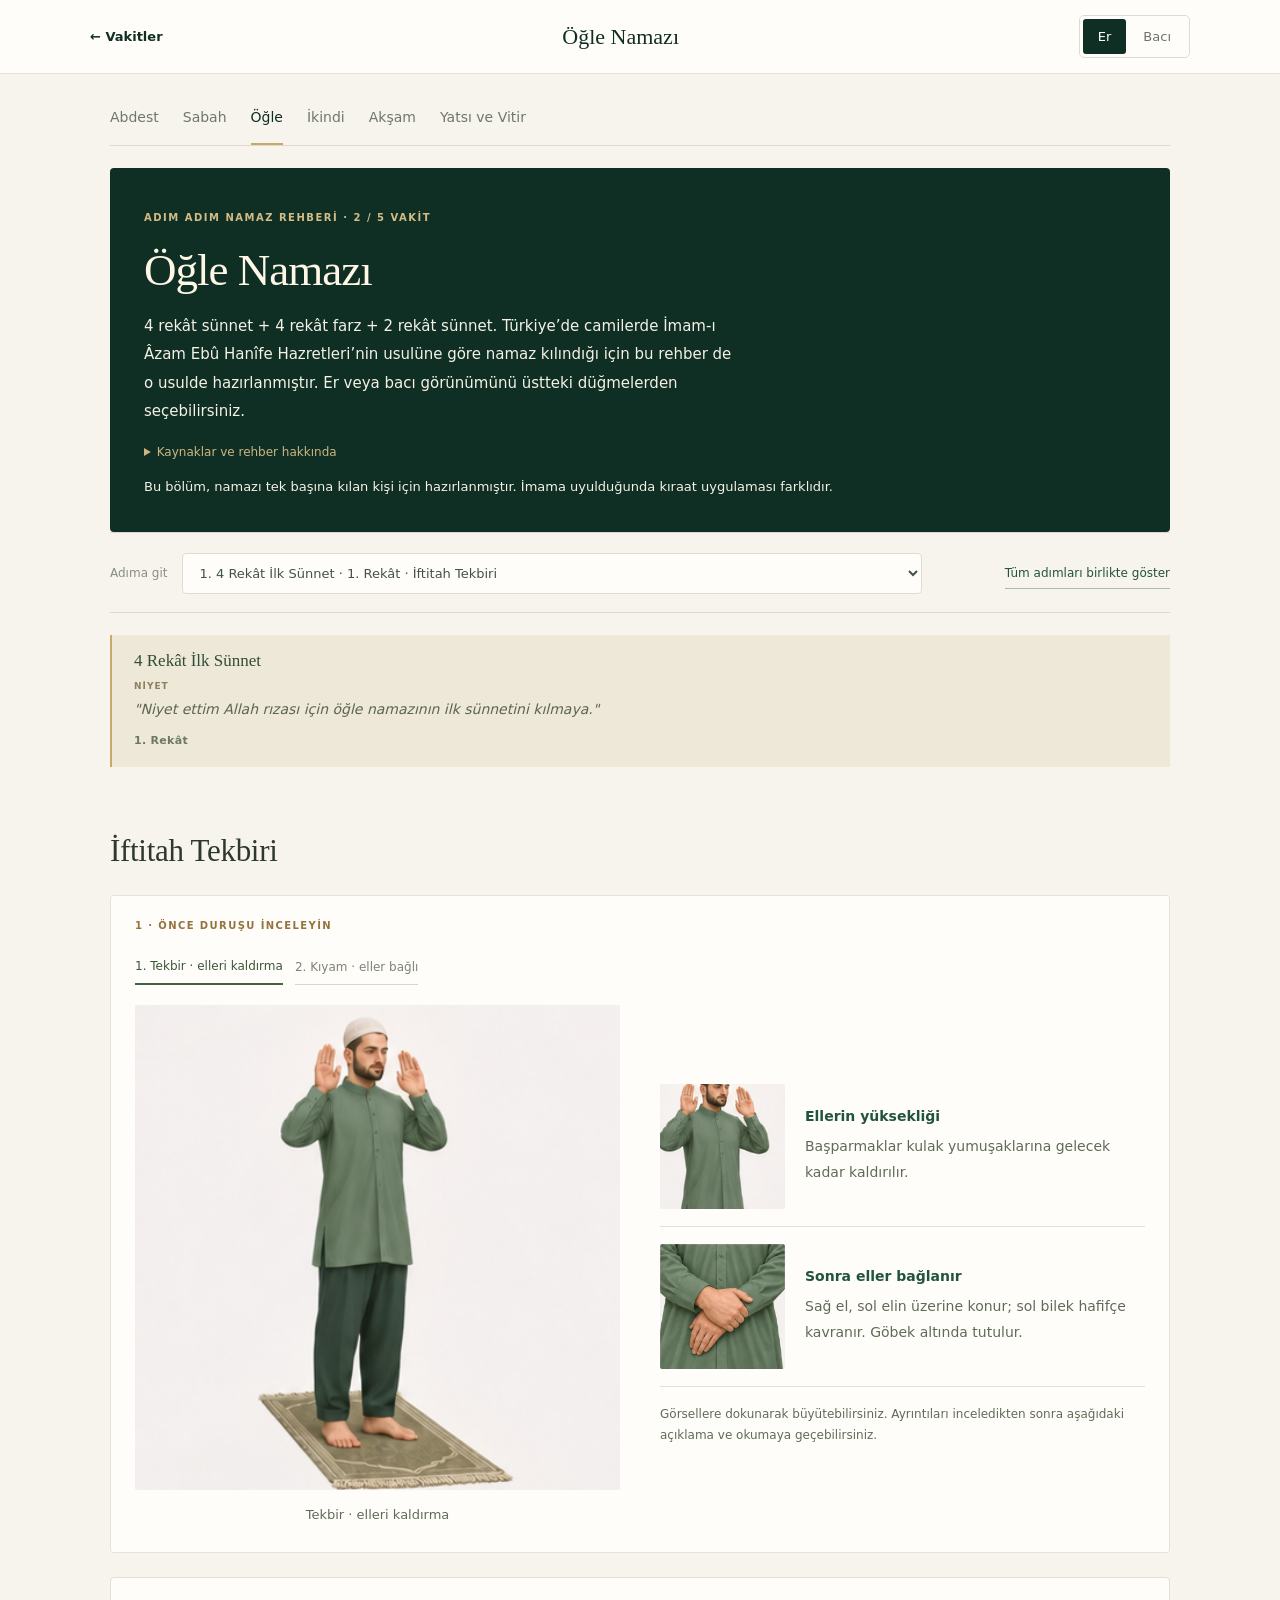
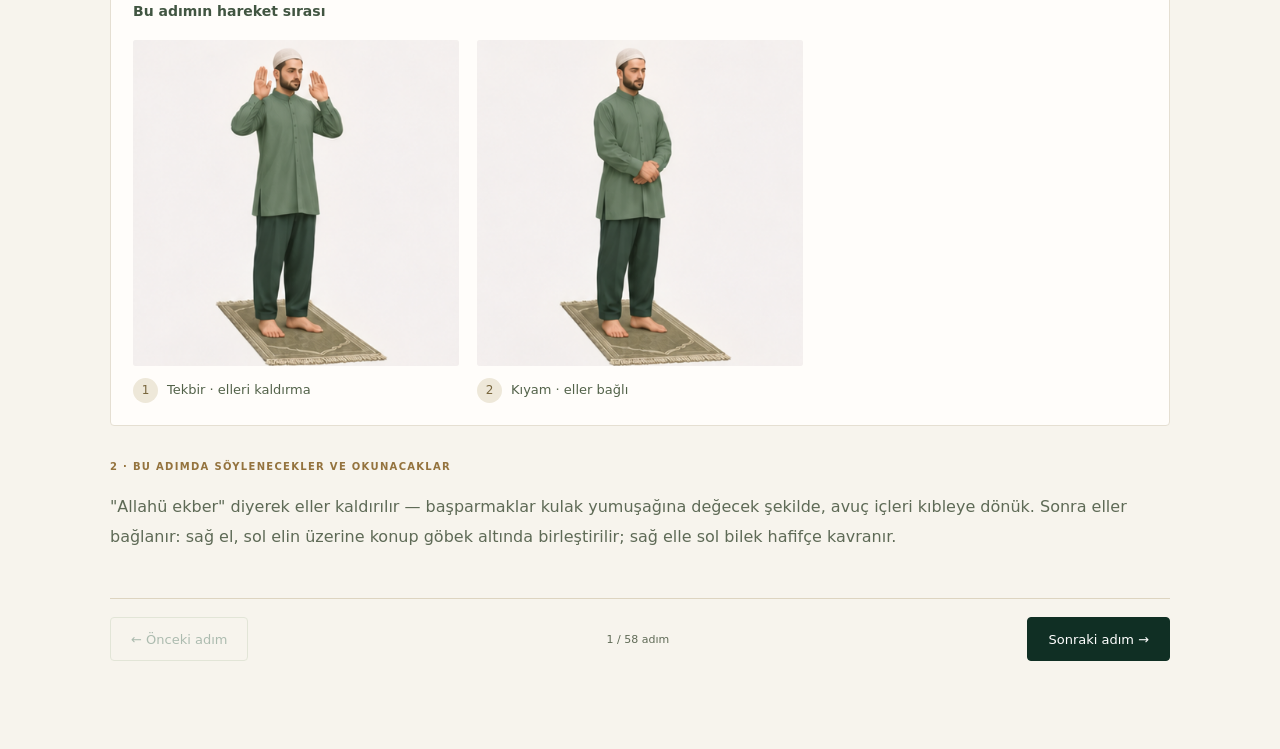
<file: ogle-namazi.html>
<!doctype html>
<html lang="tr">
<head>
<meta charset="utf-8">
<meta name="viewport" content="width=device-width, initial-scale=1">

<title>Öğle Namazı — Adım Adım Namaz Rehberi</title>
<meta name="description" content="İmam-ı Âzam Ebû Hanîfe Hazretleri’nin kurucusu olduğu Hanefî mezhebine göre, kadın ve erkek için ayrı duruş notlarıyla, adım adım Öğle Namazı rehberi.">
<style>
@font-face {
  font-family: "Amiri";
  font-weight: 400;
  font-style: normal;
  font-display: swap;
  src: url(assets/amiri.woff2) format("woff2");
}
@font-face {
  font-family: "Amiri";
  font-weight: 700;
  font-style: normal;
  font-display: swap;
  src: url(assets/amiri.woff2) format("woff2");
}

:root {
  --ink: #1b2e28;
  --page: #faf6ec;
  --panel: #f1e9d8;
  --panel-line: #ddd0b0;
  --emerald: #1f6e55;
  --emerald-deep: #164f3d;
  --gold: #8f6f2a;
  --muted: #6b6154;
  --recite-bg: #fffdf8;
  --recite-line: #e4d6ae;
  --focus: #1f6e55;
}

@media (prefers-color-scheme: dark) {
  :root {
    --ink: #ece4d2;
    --page: #11201a;
    --panel: #192a23;
    --panel-line: #2c4138;
    --emerald: #52b091;
    --emerald-deep: #7bcbae;
    --gold: #d1ab5c;
    --muted: #a69c8c;
    --recite-bg: #16251f;
    --recite-line: #2d4139;
    --focus: #52b091;
  }
}
:root[data-theme="dark"] {
  --ink: #ece4d2;
  --page: #11201a;
  --panel: #192a23;
  --panel-line: #2c4138;
  --emerald: #52b091;
  --emerald-deep: #7bcbae;
  --gold: #d1ab5c;
  --muted: #a69c8c;
  --recite-bg: #16251f;
  --recite-line: #2d4139;
  --focus: #52b091;
}
:root[data-theme="light"] {
  --ink: #1b2e28;
  --page: #faf6ec;
  --panel: #f1e9d8;
  --panel-line: #ddd0b0;
  --emerald: #1f6e55;
  --emerald-deep: #164f3d;
  --gold: #8f6f2a;
  --muted: #6b6154;
  --recite-bg: #fffdf8;
  --recite-line: #e4d6ae;
  --focus: #1f6e55;
}

* { box-sizing: border-box; }

html, body {
  margin: 0;
  padding: 0;
  background: var(--page);
  color: var(--ink);
}

body {
  font-family: ui-serif, Georgia, "Iowan Old Style", "Noto Serif", serif;
  line-height: 1.6;
}

.wrap {
  max-width: 700px;
  margin: 0 auto;
  padding: 0 20px 80px;
}

/* ---------- Top bar ---------- */

.topbar {
  position: sticky;
  top: 0;
  z-index: 10;
  background: var(--page);
  border-bottom: 1px solid var(--panel-line);
  padding: 14px 20px;
}

.topbar-inner {
  max-width: 700px;
  margin: 0 auto;
  display: flex;
  align-items: center;
  justify-content: space-between;
  gap: 12px;
  flex-wrap: wrap;
}

.topbar-title {
  font-size: 1rem;
  font-weight: 700;
  letter-spacing: 0.02em;
  color: var(--emerald);
}

.gender-toggle {
  display: inline-flex;
  background: var(--panel);
  border: 1px solid var(--panel-line);
  border-radius: 999px;
  padding: 3px;
  font-family: system-ui, -apple-system, "Segoe UI", sans-serif;
}

.gender-toggle button {
  appearance: none;
  border: none;
  background: transparent;
  font-size: 0.82rem;
  font-weight: 600;
  padding: 6px 14px;
  border-radius: 999px;
  color: var(--muted);
  cursor: pointer;
  font-family: inherit;
}

.gender-toggle button[aria-pressed="true"] {
  background: var(--emerald);
  color: var(--page);
}

.gender-toggle button:focus-visible {
  outline: 2px solid var(--focus);
  outline-offset: 2px;
}

/* ---------- Header ---------- */

header.hero {
  padding: 36px 0 18px;
  font-family: system-ui, -apple-system, "Segoe UI", sans-serif;
}

.eyebrow {
  font-size: 0.78rem;
  text-transform: uppercase;
  letter-spacing: 0.12em;
  color: var(--gold);
  font-weight: 700;
}

h1 {
  font-family: ui-serif, Georgia, "Iowan Old Style", "Noto Serif", serif;
  font-size: clamp(1.8rem, 5vw, 2.4rem);
  margin: 0.2em 0 0.3em;
  text-wrap: balance;
}

.hero p.lede {
  color: var(--muted);
  font-size: 0.98rem;
  max-width: 62ch;
}

.source-note {
  margin-top: 16px;
  padding: 12px 16px;
  background: var(--panel);
  border: 1px solid var(--panel-line);
  border-radius: 10px;
  font-size: 0.85rem;
  color: var(--muted);
  font-family: system-ui, -apple-system, "Segoe UI", sans-serif;
}

.source-note strong { color: var(--ink); }

/* ---------- Section dividers (Sünnet / Farz) ---------- */

.unit-divider {
  margin: 48px 0 20px;
  padding-top: 28px;
  border-top: 2px solid var(--panel-line);
  font-family: system-ui, -apple-system, "Segoe UI", sans-serif;
}

.unit-divider h2 {
  font-family: ui-serif, Georgia, "Iowan Old Style", serif;
  font-size: 1.5rem;
  margin: 0 0 4px;
  color: var(--emerald);
}

.unit-divider .unit-desc {
  font-size: 0.88rem;
  color: var(--muted);
  margin: 0;
}

.niyet-box {
  margin-top: 16px;
  padding: 14px 16px;
  border-left: 3px solid var(--gold);
  background: var(--panel);
  border-radius: 0 10px 10px 0;
  font-size: 0.95rem;
}

.niyet-box .niyet-label {
  font-family: system-ui, -apple-system, "Segoe UI", sans-serif;
  font-size: 0.75rem;
  text-transform: uppercase;
  letter-spacing: 0.08em;
  color: var(--gold);
  font-weight: 700;
  display: block;
  margin-bottom: 4px;
}

.rekat-mark {
  font-family: system-ui, -apple-system, "Segoe UI", sans-serif;
  font-size: 0.78rem;
  text-transform: uppercase;
  letter-spacing: 0.1em;
  color: var(--muted);
  margin: 36px 0 10px;
  display: flex;
  align-items: center;
  gap: 10px;
}

.rekat-mark::after {
  content: "";
  flex: 1;
  height: 1px;
  background: var(--panel-line);
}

/* ---------- Step ---------- */

.step {
  display: grid;
  grid-template-columns: 34px 1fr;
  gap: 14px;
  margin: 22px 0;
}

.step-num {
  width: 34px;
  height: 34px;
  border-radius: 50%;
  background: var(--panel);
  border: 1px solid var(--panel-line);
  color: var(--emerald);
  display: flex;
  align-items: center;
  justify-content: center;
  font-family: system-ui, -apple-system, "Segoe UI", sans-serif;
  font-weight: 700;
  font-size: 0.9rem;
  flex-shrink: 0;
}

.step-body h3 {
  font-family: system-ui, -apple-system, "Segoe UI", sans-serif;
  font-size: 1.02rem;
  margin: 4px 0 6px;
  color: var(--ink);
}

.step-body p.posture {
  margin: 0 0 10px;
  font-size: 0.96rem;
}

.step-body p.posture .note {
  color: var(--muted);
  font-size: 0.86rem;
}

/* gender-conditional spans */
html[data-gender="erkek"] .g-kadin { display: none; }
html[data-gender="kadin"] .g-erkek { display: none; }

.g-erkek, .g-kadin {
  padding: 1px 4px;
  border-radius: 4px;
}

/* ---------- Recitation block ---------- */

.recite {
  background: var(--recite-bg);
  border: 1px solid var(--recite-line);
  border-radius: 12px;
  padding: 18px 20px;
  margin-top: 4px;
}

.recite + .recite { margin-top: 12px; }

.recite .recite-title {
  font-family: system-ui, -apple-system, "Segoe UI", sans-serif;
  font-size: 0.78rem;
  text-transform: uppercase;
  letter-spacing: 0.08em;
  color: var(--gold);
  font-weight: 700;
  margin: 0 0 10px;
}

.arabic {
  font-family: "Amiri", "Traditional Arabic", "Scheherazade New", serif;
  direction: rtl;
  text-align: center;
  font-size: 0.98rem;
  line-height: 1.75;
  color: var(--ink);
  margin: 0 0 12px;
}

.okunus {
  font-family: system-ui, -apple-system, "Segoe UI", sans-serif;
  font-style: italic;
  color: var(--muted);
  font-size: 0.92rem;
  margin: 0 0 10px;
}

.okunus::before {
  content: "Okunuşu: ";
  font-style: normal;
  font-weight: 600;
  color: var(--ink);
}

.meal {
  font-family: system-ui, -apple-system, "Segoe UI", sans-serif;
  font-size: 1.02rem;
  margin: 0;
}

.meal .meal-label {
  font-weight: 600;
  color: var(--emerald-deep);
}

.tesbih-count {
  display: inline-block;
  font-family: system-ui, -apple-system, "Segoe UI", sans-serif;
  font-size: 0.74rem;
  background: var(--panel);
  color: var(--muted);
  padding: 2px 8px;
  border-radius: 999px;
  margin-left: 6px;
  vertical-align: middle;
}

footer {
  margin-top: 60px;
  padding-top: 20px;
  border-top: 1px solid var(--panel-line);
  font-family: system-ui, -apple-system, "Segoe UI", sans-serif;
  font-size: 0.82rem;
  color: var(--muted);
}

a { color: var(--emerald-deep); }

@media (max-width: 480px) {
  .arabic { font-size: 0.9rem; line-height: 1.7; }
  .step { grid-template-columns: 28px 1fr; }
  .step-num { width: 28px; height: 28px; font-size: 0.8rem; }
}


.vakit-nav {
  display: flex;
  gap: 8px;
  overflow-x: auto;
  padding: 18px 0 2px;
  font-family: system-ui, -apple-system, "Segoe UI", sans-serif;
}
.vakit-nav a {
  flex: 0 0 auto;
  padding: 7px 15px;
  border-radius: 999px;
  border: 1px solid var(--panel-line);
  color: var(--muted);
  text-decoration: none;
  font-size: 0.82rem;
  font-weight: 600;
}
.vakit-nav a.active {
  background: var(--emerald);
  color: var(--page);
  border-color: var(--emerald);
}
</style>
<link rel="stylesheet" href="assets/gorseller.css">
<link rel="stylesheet" href="assets/tema.css">
</head><body>

<div class="topbar">
  <div class="topbar-inner">
    <span class="topbar-title">Öğle Namazı</span>
    <div class="gender-toggle" role="group" aria-label="Duruş görünümü">
      <button type="button" id="btn-erkek" aria-pressed="true">Er</button>
      <button type="button" id="btn-kadin" aria-pressed="false">Bacı</button>
    </div>
  </div>
</div>

<div class="wrap">

  <nav class="vakit-nav"><a href="abdest.html">Abdest</a>
    <a href="sabah-namazi.html">Sabah</a>
    <a href="ogle-namazi.html" class="active">Öğle</a>
    <a href="ikindi-namazi.html">İkindi</a>
    <a href="aksam-namazi.html">Akşam</a>
    <a href="yatsi-namazi.html">Yatsı ve Vitir</a>
  </nav>

  <header class="hero">
    <span class="eyebrow">Adım Adım Namaz Rehberi · 2 / 5 vakit</span>
    <h1>Öğle Namazı</h1>
    <p class="lede">4 rekât sünnet + 4 rekât farz + 2 rekât sünnet. Türkiye’de camilerde İmam-ı Âzam Ebû Hanîfe Hazretleri’nin usulüne göre namaz kılındığı için bu rehber de o usulde hazırlanmıştır. Er veya bacı görünümünü üstteki düğmelerden seçebilirsiniz.</p>
    <div class="source-note">
      <strong>Kaynaklar:</strong> Kur'an-ı Kerim âyetlerinin Türkçe meali <strong>Prof. Dr. Ömer Çelik</strong> mealinden alınmıştır. Sübhâneke, Ettehiyyâtü, Salli–Bârik, Rabbenâ dualarının Arapça metni ve anlamı Millî Eğitim Bakanlığı'nın "Namaz Duaları ve Sureleri" kaynağına dayanmaktadır. Kadın–erkek duruş farkları Diyanet İşleri Başkanlığı'nın resmî açıklamasından alınmıştır.
    <ul class="source-links"><li><a href="https://kurul.diyanet.gov.tr/tr/fetva/kilinis-bakimindan-kadinlarin-namazi-ile-erkeklerin-namazi-arasinda-ne-gibi-farklar-bulunmaktadir/0193c42d-64a5-7ba1-9af3-f9f4a7f97245" target="_blank" rel="noopener">Diyanet — Er ve bacı duruşları</a></li><li><a href="https://kurul.diyanet.gov.tr/tr/fetva/namazda-fatihadan-sonra-okunacak-ayet-veya-sureler-icin-besmele-cekilir-mi/0193c42d-4fd1-7daa-1cd8-e3e31c2535c1" target="_blank" rel="noopener">Diyanet — Namazda besmele</a></li><li><a href="https://www.diyanet.gov.tr/icerik/10151" target="_blank" rel="noopener">Diyanet — Secdede ayakların yerleşimi</a></li></ul></div>
  <p class="scope-note">Bu bölüm, namazı tek başına kılan kişi için hazırlanmıştır. İmama uyulduğunda kıraat uygulaması farklıdır.</p>
  </header>

  <section class="unit-divider">
    <h2>4 Rekât İlk Sünnet</h2>
    <p class="unit-desc">Öğle farzından önce kılınan, müekked (Peygamberimizin devamlı kıldığı, nadiren terk ettiği) 4 rekâtlık sünnet.</p>
    <div class="niyet-box">
      <span class="niyet-label">Niyet</span>
      <em>"Niyet ettim Allah rızası için öğle namazının ilk sünnetini kılmaya."</em>
    </div>
  </section>

  <p class="rekat-mark">1. Rekât</p>

  <div class="step">
    <span class="step-num">1</span>
    <div class="step-body">
      <h3>İftitah Tekbiri</h3><div class="pose-icon icon-tekbir" hidden></div>
      <p class="posture">"Allahü ekber" diyerek eller kaldırılır — <span class="g-erkek">başparmaklar kulak yumuşağına değecek şekilde, avuç içleri kıbleye dönük.</span><span class="g-kadin">eller omuz hizasına kadar kaldırılır, avuç içleri kıbleye dönük.</span> Sonra eller bağlanır: <span class="g-erkek">sağ el, sol elin üzerine konup göbek altında birleştirilir; sağ elle sol bilek hafifçe kavranır.</span><span class="g-kadin">sağ el, sol elin üzerine konarak göğüs hizasında birleştirilir; kavramadan, eller üst üste durur.</span></p>
    </div>
  </div>

  <div class="step">
    <span class="step-num">2</span>
    <div class="step-body">
      <h3>Sübhâneke, Fâtiha ve Zamm-ı Sûre</h3><div class="pose-icon icon-kiyam" hidden></div>
      <div class="recite">
        <p class="arabic">سُبْحَانَكَ اللَّهُمَّ وَبِحَمْدِكَ وَتَبَارَكَ اسْمُكَ وَتَعَالَى جَدُّكَ وَلَا إِلَٰهَ غَيْرُكَ</p>
        <p class="okunus">Sübhânekellâhümme ve bi hamdik ve tebârakesmük ve teâlâ ceddük ve lâ ilâhe ğayruk.</p>
        <p class="meal"><span class="meal-label">Anlamı:</span> Allah'ım! Sen eksik sıfatlardan pak ve uzaksın. Seni daima böyle tenzih eder ve överim. Senin adın mübarektir. Varlığın her şeyden üstündür. Senden başka ilah yoktur.</p>
      </div>
      <div class="recite">
        <p class="arabic">أَعُوذُ بِاللَّهِ مِنَ الشَّيْطَانِ الرَّجِيمِ ۝ بِسْمِ اللَّهِ الرَّحْمَٰنِ الرَّحِيمِ</p>
        <p class="okunus">Eûzü billâhi mineş-şeytânir-racîm. Bismillâhir-rahmânir-rahîm.</p>
        <p class="meal"><span class="meal-label">Anlamı:</span> Kovulmuş şeytanın şerrinden Allah'a sığınırım. Rahmân ve Rahîm olan Allah'ın adıyla.</p>
      </div>
      <div class="recite">
        <p class="arabic">الْحَمْدُ لِلَّهِ رَبِّ الْعَالَمِينَ ۝ الرَّحْمَٰنِ الرَّحِيمِ ۝ مَالِكِ يَوْمِ الدِّينِ ۝ إِيَّاكَ نَعْبُدُ وَإِيَّاكَ نَسْتَعِينُ ۝ اهْدِنَا الصِّرَاطَ الْمُسْتَقِيمَ ۝ صِرَاطَ الَّذِينَ أَنْعَمْتَ عَلَيْهِمْ غَيْرِ الْمَغْضُوبِ عَلَيْهِمْ وَلَا الضَّالِّينَ</p>
        <p class="okunus">Elhamdü lillâhi rabbil'âlemîn. Errahmânir'rahîm. Mâliki yevmiddîn. İyyâke na'büdü ve iyyâke nesteîn. İhdinessırâtal müstakîm. Sırâtallezîne en'amte aleyhim ğayril mağdûbi aleyhim ve leddâllîn.</p>
        <p class="meal"><span class="meal-label">Meal (Prof. Dr. Ömer Çelik):</span> Hamd, âlemlerin Rabbi Allah'a mahsustur. O, Rahmân ve Rahîm'dir. O, hesap ve ceza gününün tek sahibidir. Rabbimiz! Sadece sana kulluk eder ve sadece senden yardım isteriz. Bizi dosdoğru yola eriştir; kendilerine nimet verdiklerinin yoluna. Gazaba uğrayanların ve azıp sapanların yoluna değil.</p>
      </div>
      <div class="recite">
        <p class="arabic">قُلْ هُوَ اللَّهُ أَحَدٌ ۝ اللَّهُ الصَّمَدُ ۝ لَمْ يَلِدْ وَلَمْ يُولَدْ ۝ وَلَمْ يَكُنْ لَهُ كُفُوًا أَحَدٌ</p>
        <p class="okunus">Kul hüvallâhü ehad. Allâhüssamed. Lem yelid ve lem yûled. Ve lem yekün lehû küfüven ehad.</p>
        <p class="meal"><span class="meal-label">Meal (Prof. Dr. Ömer Çelik):</span> De ki: O Allah birdir. Her şey O Allah'a muhtaçken O hiçbir şeye muhtaç değildir. O, doğurmamış ve doğmamıştır. Hiçbir şey O'na denk değildir.</p>
      </div>
    </div>
  </div>

  <div class="step">
    <span class="step-num">3</span>
    <div class="step-body">
      <h3>Rükû</h3><div class="pose-icon icon-ruku" hidden></div>
      <p class="posture">"Allahü ekber" diyerek eğilinir — <span class="g-erkek">sırt düz tutulur, baş sırtla aynı hizada olur, eller dizleri tam kavrar, dirsekler bedenden açık, parmaklar ayrık.</span><span class="g-kadin">sırt tam düz değil, hafifçe eğik tutulur; eller dizlere hafifçe konur, dizler hafif bükülü, dirsekler bedene yakın tutulur.</span></p>
      <div class="recite">
        <p class="arabic">سُبْحَانَ رَبِّيَ الْعَظِيمِ</p>
        <p class="okunus">Sübhâne rabbiyel azîm. <span class="tesbih-count">3 kere</span></p>
        <p class="meal"><span class="meal-label">Anlamı:</span> Yüce Rabbimi her türlü noksanlıktan tenzih ederim.</p>
      </div>
    </div>
  </div>

  <div class="step">
    <span class="step-num">4</span>
    <div class="step-body">
      <h3>Doğrulma ve Secde (1.)</h3><div class="pose-icon icon-secde" hidden></div>
      <p class="posture">Rükûdan tam doğrulup dikilirken "Semi'allâhü limen hamideh" denir; tam doğrulunca "Rabbenâ lekel hamd" denir. Kısa bir an sakin biçimde beklenir.</p>
      <p class="posture">"Allahü ekber" diyerek secdeye varılır — <span class="g-erkek">önce dizler, sonra eller, sonra burun ve alın yere konur; kollar gövdeden ve karından ayrık tutulur, dirsekler yerden kalkık durur.</span><span class="g-kadin">vücut toplu tutulur, kollar yanlara yakın durur, karın uyluklara değecek şekilde yere yakın durulur.</span></p>
      <div class="recite">
        <p class="arabic">سُبْحَانَ رَبِّيَ الْأَعْلَى</p>
        <p class="okunus">Sübhâne rabbiyel a'lâ. <span class="tesbih-count">3 kere</span></p>
        <p class="meal"><span class="meal-label">Anlamı:</span> En yüce Rabbimi her türlü noksanlıktan tenzih ederim.</p>
      </div>
    </div>
  </div>

  <div class="step">
    <span class="step-num">5</span>
    <div class="step-body">
      <h3>Celse ve Secde (2.)</h3><div class="pose-icon icon-celse" hidden></div>
      <p class="posture">"Allahü ekber" diyerek doğrulup kısaca oturulur — <span class="g-erkek">sol ayak yatık şekilde altına alınıp üzerine oturulur, sağ ayağın parmakları kıbleye dönük dik tutulur.</span><span class="g-kadin">her iki ayak da sağ tarafa yatık şekilde yere yaslanır, bu şekilde oturulur.</span></p>
      <p class="posture">"Allahü ekber" diyerek tekrar secdeye varılır, aynı duruşla.</p>
      <div class="recite">
        <p class="arabic">سُبْحَانَ رَبِّيَ الْأَعْلَى</p>
        <p class="okunus">Sübhâne rabbiyel a'lâ. <span class="tesbih-count">3 kere</span></p>
        <p class="meal"><span class="meal-label">Anlamı:</span> En yüce Rabbimi her türlü noksanlıktan tenzih ederim.</p>
      </div>
    </div>
  </div>

  <p class="rekat-mark">2. Rekât</p>

  <div class="step">
    <span class="step-num">6</span>
    <div class="step-body">
      <h3>Ayağa Kalkış</h3><p class="posture">“Allahü ekber” diyerek ayağa kalkılır ve eller bağlanır.</p><div class="pose-icon icon-kalkis" hidden></div>
      <p class="posture note">Sübhâneke ve Eûzü tekrar okunmaz.</p>
    </div>
  </div>

  <div class="step">
    <span class="step-num">7</span>
    <div class="step-body">
      <h3>Besmele, Fâtiha ve Zamm-ı Sûre</h3><div class="pose-icon icon-kiyam" hidden></div>
      <p class="posture note">Farklı bir sûre okumak müstehaptır; burada yine örnek olarak İhlâs Sûresi kullanılmıştır.</p>
      <div class="recite">
        <p class="arabic">بِسْمِ اللَّهِ الرَّحْمَٰنِ الرَّحِيمِ</p>
        <p class="okunus">Bismillâhir-rahmânir-rahîm.</p>
        <p class="meal"><span class="meal-label">Anlamı:</span> Rahmân ve Rahîm olan Allah'ın adıyla.</p>
      </div>
      <div class="recite">
        <p class="arabic">الْحَمْدُ لِلَّهِ رَبِّ الْعَالَمِينَ ۝ الرَّحْمَٰنِ الرَّحِيمِ ۝ مَالِكِ يَوْمِ الدِّينِ ۝ إِيَّاكَ نَعْبُدُ وَإِيَّاكَ نَسْتَعِينُ ۝ اهْدِنَا الصِّرَاطَ الْمُسْتَقِيمَ ۝ صِرَاطَ الَّذِينَ أَنْعَمْتَ عَلَيْهِمْ غَيْرِ الْمَغْضُوبِ عَلَيْهِمْ وَلَا الضَّالِّينَ</p>
        <p class="okunus">Elhamdü lillâhi rabbil'âlemîn. Errahmânir'rahîm. Mâliki yevmiddîn. İyyâke na'büdü ve iyyâke nesteîn. İhdinessırâtal müstakîm. Sırâtallezîne en'amte aleyhim ğayril mağdûbi aleyhim ve leddâllîn.</p>
        <p class="meal"><span class="meal-label">Meal (Prof. Dr. Ömer Çelik):</span> Hamd, âlemlerin Rabbi Allah'a mahsustur. O, Rahmân ve Rahîm'dir. O, hesap ve ceza gününün tek sahibidir. Rabbimiz! Sadece sana kulluk eder ve sadece senden yardım isteriz. Bizi dosdoğru yola eriştir; kendilerine nimet verdiklerinin yoluna. Gazaba uğrayanların ve azıp sapanların yoluna değil.</p>
      </div>
      <div class="recite">
        <p class="arabic">قُلْ هُوَ اللَّهُ أَحَدٌ ۝ اللَّهُ الصَّمَدُ ۝ لَمْ يَلِدْ وَلَمْ يُولَدْ ۝ وَلَمْ يَكُنْ لَهُ كُفُوًا أَحَدٌ</p>
        <p class="okunus">Kul hüvallâhü ehad. Allâhüssamed. Lem yelid ve lem yûled. Ve lem yekün lehû küfüven ehad.</p>
        <p class="meal"><span class="meal-label">Meal (Prof. Dr. Ömer Çelik):</span> De ki: O Allah birdir. Her şey O Allah'a muhtaçken O hiçbir şeye muhtaç değildir. O, doğurmamış ve doğmamıştır. Hiçbir şey O'na denk değildir.</p>
      </div>
    </div>
  </div>

  <div class="step">
    <span class="step-num">8</span>
    <div class="step-body">
      <h3>Rükû</h3><div class="pose-icon icon-ruku" hidden></div>
      <p class="posture">1. rekâttekiyle aynı duruşla eğilinir.</p>
      <div class="recite">
        <p class="arabic">سُبْحَانَ رَبِّيَ الْعَظِيمِ</p>
        <p class="okunus">Sübhâne rabbiyel azîm. <span class="tesbih-count">3 kere</span></p>
        <p class="meal"><span class="meal-label">Anlamı:</span> Yüce Rabbimi her türlü noksanlıktan tenzih ederim.</p>
      </div>
    </div>
  </div>

  <div class="step">
    <span class="step-num">9</span>
    <div class="step-body">
      <h3>Doğrulma ve Secde (1.)</h3><div class="pose-icon icon-secde" hidden></div>
      <p class="posture">Rükûdan tam doğrulup dikilirken "Semi'allâhü limen hamideh" denir; tam doğrulunca "Rabbenâ lekel hamd" denir. Kısa bir an sakin biçimde beklenir.</p>
      <p class="posture">"Allahü ekber" diyerek secdeye varılır — <span class="g-erkek">önce dizler, sonra eller, sonra burun ve alın yere konur; kollar gövdeden ve karından ayrık tutulur, dirsekler yerden kalkık durur.</span><span class="g-kadin">vücut toplu tutulur, kollar yanlara yakın durur, karın uyluklara değecek şekilde yere yakın durulur.</span></p>
      <div class="recite">
        <p class="arabic">سُبْحَانَ رَبِّيَ الْأَعْلَى</p>
        <p class="okunus">Sübhâne rabbiyel a'lâ. <span class="tesbih-count">3 kere</span></p>
        <p class="meal"><span class="meal-label">Anlamı:</span> En yüce Rabbimi her türlü noksanlıktan tenzih ederim.</p>
      </div>
    </div>
  </div>

  <div class="step">
    <span class="step-num">10</span>
    <div class="step-body">
      <h3>Celse ve Secde (2.)</h3><div class="pose-icon icon-celse" hidden></div>
      <p class="posture">"Allahü ekber" diyerek doğrulup kısaca oturulur — <span class="g-erkek">sol ayak yatık şekilde altına alınıp üzerine oturulur, sağ ayağın parmakları kıbleye dönük dik tutulur.</span><span class="g-kadin">her iki ayak da sağ tarafa yatık şekilde yere yaslanır, bu şekilde oturulur.</span></p>
      <p class="posture">"Allahü ekber" diyerek tekrar secdeye varılır, aynı duruşla.</p>
      <div class="recite">
        <p class="arabic">سُبْحَانَ رَبِّيَ الْأَعْلَى</p>
        <p class="okunus">Sübhâne rabbiyel a'lâ. <span class="tesbih-count">3 kere</span></p>
        <p class="meal"><span class="meal-label">Anlamı:</span> En yüce Rabbimi her türlü noksanlıktan tenzih ederim.</p>
      </div>
    </div>
  </div>

  <div class="step">
    <span class="step-num">11</span>
    <div class="step-body">
      <h3>Birinci Oturuş — Ettehiyyâtü</h3><div class="pose-icon icon-oturus" hidden></div>
      <p class="posture note">Öğlenin ilk sünneti müekked (kuvvetli) bir sünnettir; bu yüzden ilk oturuşta farzda olduğu gibi yalnızca Ettehiyyâtü okunur, Salli–Bârik okunmaz.</p>
      <div class="recite">
        <p class="arabic">التَّحِيَّاتُ لِلَّهِ وَالصَّلَوَاتُ وَالطَّيِّبَاتُ، السَّلَامُ عَلَيْكَ أَيُّهَا النَّبِيُّ وَرَحْمَةُ اللَّهِ وَبَرَكَاتُهُ، السَّلَامُ عَلَيْنَا وَعَلَى عِبَادِ اللَّهِ الصَّالِحِينَ، أَشْهَدُ أَنْ لَا إِلَٰهَ إِلَّا اللَّهُ وَأَشْهَدُ أَنَّ مُحَمَّدًا عَبْدُهُ وَرَسُولُهُ</p>
        <p class="okunus">Ettehiyyâtü lillâhi vessalevâtü vettayyibât. Esselâmü aleyke eyyühen-Nebiyyü ve rahmetullâhi ve berakâtüh. Esselâmü aleynâ ve alâ ibâdillâhis-sâlihîn. Eşhedü en lâ ilâhe illallâh ve eşhedü enne Muhammeden abdühû ve rasûlüh.</p>
        <p class="meal"><span class="meal-label">Anlamı:</span> Dil ile, beden ve mal ile yapılan bütün ibadetler Allah'adır. Ey Peygamber! Allah'ın selâmı, rahmeti ve bereketleri senin üzerine olsun. Selâm bizim üzerimize ve Allah'ın bütün iyi kulları üzerine olsun. Şahitlik ederim ki Allah'tan başka ilah yoktur; yine şahitlik ederim ki Muhammed, O'nun kulu ve Peygamberidir.</p>
      </div>
    </div>
  </div>

  <p class="rekat-mark">3. Rekât</p>

  <div class="step">
    <span class="step-num">12</span>
    <div class="step-body">
      <h3>Üçüncü Rekâta Kalkış</h3><p class="posture">“Allahü ekber” diyerek ayağa kalkılır ve eller bağlanır.</p><div class="pose-icon icon-kalkis" hidden></div>
      <p class="posture note">Müekked sünnetlerde 3. rekâtta Sübhâneke tekrar okunmaz (bu, ileride göreceğiniz İkindi ve yatsının ilk sünneti gibi gayr-i müekked sünnetlerden farkıdır); doğrudan Besmele ile devam edilir.</p>
    </div>
  </div>

  <div class="step">
    <span class="step-num">13</span>
    <div class="step-body">
      <h3>Besmele, Fâtiha ve Zamm-ı Sûre</h3><div class="pose-icon icon-kiyam" hidden></div>
      <p class="posture note">Sünnet namazda farzın aksine, 3. ve 4. rekâtlarda de zamm-ı sûre okunur.</p>
      <div class="recite">
        <p class="arabic">بِسْمِ اللَّهِ الرَّحْمَٰنِ الرَّحِيمِ</p>
        <p class="okunus">Bismillâhir-rahmânir-rahîm.</p>
        <p class="meal"><span class="meal-label">Anlamı:</span> Rahmân ve Rahîm olan Allah'ın adıyla.</p>
      </div>
      <div class="recite">
        <p class="arabic">الْحَمْدُ لِلَّهِ رَبِّ الْعَالَمِينَ ۝ الرَّحْمَٰنِ الرَّحِيمِ ۝ مَالِكِ يَوْمِ الدِّينِ ۝ إِيَّاكَ نَعْبُدُ وَإِيَّاكَ نَسْتَعِينُ ۝ اهْدِنَا الصِّرَاطَ الْمُسْتَقِيمَ ۝ صِرَاطَ الَّذِينَ أَنْعَمْتَ عَلَيْهِمْ غَيْرِ الْمَغْضُوبِ عَلَيْهِمْ وَلَا الضَّالِّينَ</p>
        <p class="okunus">Elhamdü lillâhi rabbil'âlemîn. Errahmânir'rahîm. Mâliki yevmiddîn. İyyâke na'büdü ve iyyâke nesteîn. İhdinessırâtal müstakîm. Sırâtallezîne en'amte aleyhim ğayril mağdûbi aleyhim ve leddâllîn.</p>
        <p class="meal"><span class="meal-label">Meal (Prof. Dr. Ömer Çelik):</span> Hamd, âlemlerin Rabbi Allah'a mahsustur. O, Rahmân ve Rahîm'dir. O, hesap ve ceza gününün tek sahibidir. Rabbimiz! Sadece sana kulluk eder ve sadece senden yardım isteriz. Bizi dosdoğru yola eriştir; kendilerine nimet verdiklerinin yoluna. Gazaba uğrayanların ve azıp sapanların yoluna değil.</p>
      </div>
      <div class="recite">
        <p class="arabic">قُلْ هُوَ اللَّهُ أَحَدٌ ۝ اللَّهُ الصَّمَدُ ۝ لَمْ يَلِدْ وَلَمْ يُولَدْ ۝ وَلَمْ يَكُنْ لَهُ كُفُوًا أَحَدٌ</p>
        <p class="okunus">Kul hüvallâhü ehad. Allâhüssamed. Lem yelid ve lem yûled. Ve lem yekün lehû küfüven ehad.</p>
        <p class="meal"><span class="meal-label">Meal (Prof. Dr. Ömer Çelik):</span> De ki: O Allah birdir. Her şey O Allah'a muhtaçken O hiçbir şeye muhtaç değildir. O, doğurmamış ve doğmamıştır. Hiçbir şey O'na denk değildir.</p>
      </div>
    </div>
  </div>

  <div class="step">
    <span class="step-num">14</span>
    <div class="step-body">
      <h3>Rükû</h3><div class="pose-icon icon-ruku" hidden></div>
      <p class="posture">1. rekâttekiyle aynı duruşla eğilinir.</p>
      <div class="recite">
        <p class="arabic">سُبْحَانَ رَبِّيَ الْعَظِيمِ</p>
        <p class="okunus">Sübhâne rabbiyel azîm. <span class="tesbih-count">3 kere</span></p>
        <p class="meal"><span class="meal-label">Anlamı:</span> Yüce Rabbimi her türlü noksanlıktan tenzih ederim.</p>
      </div>
    </div>
  </div>

  <div class="step">
    <span class="step-num">15</span>
    <div class="step-body">
      <h3>Doğrulma ve Secde (1.)</h3><div class="pose-icon icon-secde" hidden></div>
      <p class="posture">Rükûdan tam doğrulup dikilirken "Semi'allâhü limen hamideh" denir; tam doğrulunca "Rabbenâ lekel hamd" denir. Kısa bir an sakin biçimde beklenir.</p>
      <p class="posture">"Allahü ekber" diyerek secdeye varılır — <span class="g-erkek">önce dizler, sonra eller, sonra burun ve alın yere konur; kollar gövdeden ve karından ayrık tutulur, dirsekler yerden kalkık durur.</span><span class="g-kadin">vücut toplu tutulur, kollar yanlara yakın durur, karın uyluklara değecek şekilde yere yakın durulur.</span></p>
      <div class="recite">
        <p class="arabic">سُبْحَانَ رَبِّيَ الْأَعْلَى</p>
        <p class="okunus">Sübhâne rabbiyel a'lâ. <span class="tesbih-count">3 kere</span></p>
        <p class="meal"><span class="meal-label">Anlamı:</span> En yüce Rabbimi her türlü noksanlıktan tenzih ederim.</p>
      </div>
    </div>
  </div>

  <div class="step">
    <span class="step-num">16</span>
    <div class="step-body">
      <h3>Celse ve Secde (2.)</h3><div class="pose-icon icon-celse" hidden></div>
      <p class="posture">"Allahü ekber" diyerek doğrulup kısaca oturulur — <span class="g-erkek">sol ayak yatık şekilde altına alınıp üzerine oturulur, sağ ayağın parmakları kıbleye dönük dik tutulur.</span><span class="g-kadin">her iki ayak da sağ tarafa yatık şekilde yere yaslanır, bu şekilde oturulur.</span></p>
      <p class="posture">"Allahü ekber" diyerek tekrar secdeye varılır, aynı duruşla.</p>
      <div class="recite">
        <p class="arabic">سُبْحَانَ رَبِّيَ الْأَعْلَى</p>
        <p class="okunus">Sübhâne rabbiyel a'lâ. <span class="tesbih-count">3 kere</span></p>
        <p class="meal"><span class="meal-label">Anlamı:</span> En yüce Rabbimi her türlü noksanlıktan tenzih ederim.</p>
      </div>
    </div>
  </div>

  <p class="rekat-mark">4. Rekât</p>

  <div class="step">
    <span class="step-num">17</span>
    <div class="step-body">
      <h3>Dördüncü Rekâta Kalkış</h3><p class="posture">“Allahü ekber” diyerek ayağa kalkılır ve eller bağlanır.</p><div class="pose-icon icon-kalkis" hidden></div>
      
    </div>
  </div>

  <div class="step">
    <span class="step-num">18</span>
    <div class="step-body">
      <h3>Besmele, Fâtiha ve Zamm-ı Sûre</h3><div class="pose-icon icon-kiyam" hidden></div>
      <div class="recite">
        <p class="arabic">بِسْمِ اللَّهِ الرَّحْمَٰنِ الرَّحِيمِ</p>
        <p class="okunus">Bismillâhir-rahmânir-rahîm.</p>
        <p class="meal"><span class="meal-label">Anlamı:</span> Rahmân ve Rahîm olan Allah'ın adıyla.</p>
      </div>
      <div class="recite">
        <p class="arabic">الْحَمْدُ لِلَّهِ رَبِّ الْعَالَمِينَ ۝ الرَّحْمَٰنِ الرَّحِيمِ ۝ مَالِكِ يَوْمِ الدِّينِ ۝ إِيَّاكَ نَعْبُدُ وَإِيَّاكَ نَسْتَعِينُ ۝ اهْدِنَا الصِّرَاطَ الْمُسْتَقِيمَ ۝ صِرَاطَ الَّذِينَ أَنْعَمْتَ عَلَيْهِمْ غَيْرِ الْمَغْضُوبِ عَلَيْهِمْ وَلَا الضَّالِّينَ</p>
        <p class="okunus">Elhamdü lillâhi rabbil'âlemîn. Errahmânir'rahîm. Mâliki yevmiddîn. İyyâke na'büdü ve iyyâke nesteîn. İhdinessırâtal müstakîm. Sırâtallezîne en'amte aleyhim ğayril mağdûbi aleyhim ve leddâllîn.</p>
        <p class="meal"><span class="meal-label">Meal (Prof. Dr. Ömer Çelik):</span> Hamd, âlemlerin Rabbi Allah'a mahsustur. O, Rahmân ve Rahîm'dir. O, hesap ve ceza gününün tek sahibidir. Rabbimiz! Sadece sana kulluk eder ve sadece senden yardım isteriz. Bizi dosdoğru yola eriştir; kendilerine nimet verdiklerinin yoluna. Gazaba uğrayanların ve azıp sapanların yoluna değil.</p>
      </div>
      <div class="recite">
        <p class="arabic">قُلْ هُوَ اللَّهُ أَحَدٌ ۝ اللَّهُ الصَّمَدُ ۝ لَمْ يَلِدْ وَلَمْ يُولَدْ ۝ وَلَمْ يَكُنْ لَهُ كُفُوًا أَحَدٌ</p>
        <p class="okunus">Kul hüvallâhü ehad. Allâhüssamed. Lem yelid ve lem yûled. Ve lem yekün lehû küfüven ehad.</p>
        <p class="meal"><span class="meal-label">Meal (Prof. Dr. Ömer Çelik):</span> De ki: O Allah birdir. Her şey O Allah'a muhtaçken O hiçbir şeye muhtaç değildir. O, doğurmamış ve doğmamıştır. Hiçbir şey O'na denk değildir.</p>
      </div>
    </div>
  </div>

  <div class="step">
    <span class="step-num">19</span>
    <div class="step-body">
      <h3>Rükû</h3><div class="pose-icon icon-ruku" hidden></div>
      <p class="posture">1. rekâttekiyle aynı duruşla eğilinir.</p>
      <div class="recite">
        <p class="arabic">سُبْحَانَ رَبِّيَ الْعَظِيمِ</p>
        <p class="okunus">Sübhâne rabbiyel azîm. <span class="tesbih-count">3 kere</span></p>
        <p class="meal"><span class="meal-label">Anlamı:</span> Yüce Rabbimi her türlü noksanlıktan tenzih ederim.</p>
      </div>
    </div>
  </div>

  <div class="step">
    <span class="step-num">20</span>
    <div class="step-body">
      <h3>Doğrulma ve Secde (1.)</h3><div class="pose-icon icon-secde" hidden></div>
      <p class="posture">Rükûdan tam doğrulup dikilirken "Semi'allâhü limen hamideh" denir; tam doğrulunca "Rabbenâ lekel hamd" denir. Kısa bir an sakin biçimde beklenir.</p>
      <p class="posture">"Allahü ekber" diyerek secdeye varılır — <span class="g-erkek">önce dizler, sonra eller, sonra burun ve alın yere konur; kollar gövdeden ve karından ayrık tutulur, dirsekler yerden kalkık durur.</span><span class="g-kadin">vücut toplu tutulur, kollar yanlara yakın durur, karın uyluklara değecek şekilde yere yakın durulur.</span></p>
      <div class="recite">
        <p class="arabic">سُبْحَانَ رَبِّيَ الْأَعْلَى</p>
        <p class="okunus">Sübhâne rabbiyel a'lâ. <span class="tesbih-count">3 kere</span></p>
        <p class="meal"><span class="meal-label">Anlamı:</span> En yüce Rabbimi her türlü noksanlıktan tenzih ederim.</p>
      </div>
    </div>
  </div>

  <div class="step">
    <span class="step-num">21</span>
    <div class="step-body">
      <h3>Celse ve Secde (2.)</h3><div class="pose-icon icon-celse" hidden></div>
      <p class="posture">"Allahü ekber" diyerek doğrulup kısaca oturulur — <span class="g-erkek">sol ayak yatık şekilde altına alınıp üzerine oturulur, sağ ayağın parmakları kıbleye dönük dik tutulur.</span><span class="g-kadin">her iki ayak da sağ tarafa yatık şekilde yere yaslanır, bu şekilde oturulur.</span></p>
      <p class="posture">"Allahü ekber" diyerek tekrar secdeye varılır, aynı duruşla.</p>
      <div class="recite">
        <p class="arabic">سُبْحَانَ رَبِّيَ الْأَعْلَى</p>
        <p class="okunus">Sübhâne rabbiyel a'lâ. <span class="tesbih-count">3 kere</span></p>
        <p class="meal"><span class="meal-label">Anlamı:</span> En yüce Rabbimi her türlü noksanlıktan tenzih ederim.</p>
      </div>
    </div>
  </div>

  <div class="step">
    <span class="step-num">22</span>
    <div class="step-body">
      <h3>Son Oturuş — Ettehiyyâtü, Salli–Bârik, Rabbenâ Duaları</h3><div class="pose-icon icon-oturus" hidden></div>
      <div class="recite">
        <p class="recite-title">Ettehiyyâtü</p>
        <p class="arabic">التَّحِيَّاتُ لِلَّهِ وَالصَّلَوَاتُ وَالطَّيِّبَاتُ، السَّلَامُ عَلَيْكَ أَيُّهَا النَّبِيُّ وَرَحْمَةُ اللَّهِ وَبَرَكَاتُهُ، السَّلَامُ عَلَيْنَا وَعَلَى عِبَادِ اللَّهِ الصَّالِحِينَ، أَشْهَدُ أَنْ لَا إِلَٰهَ إِلَّا اللَّهُ وَأَشْهَدُ أَنَّ مُحَمَّدًا عَبْدُهُ وَرَسُولُهُ</p>
        <p class="okunus">Ettehiyyâtü lillâhi vessalevâtü vettayyibât. Esselâmü aleyke eyyühen-Nebiyyü ve rahmetullâhi ve berakâtüh. Esselâmü aleynâ ve alâ ibâdillâhis-sâlihîn. Eşhedü en lâ ilâhe illallâh ve eşhedü enne Muhammeden abdühû ve rasûlüh.</p>
        <p class="meal"><span class="meal-label">Anlamı:</span> Dil ile, beden ve mal ile yapılan bütün ibadetler Allah'adır. Ey Peygamber! Allah'ın selâmı, rahmeti ve bereketleri senin üzerine olsun. Selâm bizim üzerimize ve Allah'ın bütün iyi kulları üzerine olsun. Şahitlik ederim ki Allah'tan başka ilah yoktur; yine şahitlik ederim ki Muhammed, O'nun kulu ve Peygamberidir.</p>
      </div>
      <p class="posture">Ettehiyyâtü okunurken sağ elin işaret parmağı, “Lâ ilâhe” denildiğinde kaldırılır; “illallâh” denildiğinde indirilir.</p>
      <div class="recite">
        <p class="recite-title">Allahümme Salli</p>
        <p class="arabic">اللَّهُمَّ صَلِّ عَلَى مُحَمَّدٍ وَعَلَى آلِ مُحَمَّدٍ كَمَا صَلَّيْتَ عَلَى إِبْرَاهِيمَ وَعَلَى آلِ إِبْرَاهِيمَ إِنَّكَ حَمِيدٌ مَجِيدٌ</p>
        <p class="okunus">Allâhümme salli alâ Muhammedin ve alâ âli Muhammed, kemâ salleyte alâ İbrâhîme ve alâ âli İbrâhîm, inneke hamîdün mecîd.</p>
        <p class="meal"><span class="meal-label">Anlamı:</span> Allah'ım! Muhammed'e ve Muhammed'in ümmetine rahmet eyle, şerefini yücelt; İbrahim'e ve İbrahim'in ümmetine rahmet ettiğin gibi. Şüphesiz övülmeye lâyık yalnız sensin, şan ve şeref sahibi de sensin.</p>
      </div>
      <div class="recite">
        <p class="recite-title">Allahümme Bârik</p>
        <p class="arabic">اللَّهُمَّ بَارِكْ عَلَى مُحَمَّدٍ وَعَلَى آلِ مُحَمَّدٍ كَمَا بَارَكْتَ عَلَى إِبْرَاهِيمَ وَعَلَى آلِ إِبْرَاهِيمَ إِنَّكَ حَمِيدٌ مَجِيدٌ</p>
        <p class="okunus">Allâhümme bârik alâ Muhammedin ve alâ âli Muhammed, kemâ bârekte alâ İbrâhîme ve alâ âli İbrâhîm, inneke hamîdün mecîd.</p>
        <p class="meal"><span class="meal-label">Anlamı:</span> Allah'ım! Muhammed'e ve Muhammed'in ümmetine hayır ve bereket ver; İbrahim'e ve İbrahim'in ümmetine verdiğin gibi. Şüphesiz övülmeye lâyık yalnız sensin, şan ve şeref sahibi de sensin.</p>
      </div>
      <div class="recite">
        <p class="recite-title">Rabbenâ Âtinâ</p>
        <p class="arabic">رَبَّنَا آتِنَا فِي الدُّنْيَا حَسَنَةً وَفِي الْآخِرَةِ حَسَنَةً وَقِنَا عَذَابَ النَّارِ</p>
        <p class="okunus">Rabbenâ âtinâ fid-dünyâ haseneten ve fil-âhirati haseneten ve kınâ azâbennâr.</p>
        <p class="meal"><span class="meal-label">Meal (Bakara 2:201, Prof. Dr. Ömer Çelik):</span> Rabbimiz, bize dünyada da iyilik ver, âhirette de iyilik ver ve bizi cehennem azâbından koru.</p>
      </div>
      <div class="recite">
        <p class="recite-title">Rabbenâğfirlî</p>
        <p class="arabic">رَبَّنَا اغْفِرْ لِي وَلِوَالِدَيَّ وَلِلْمُؤْمِنِينَ يَوْمَ يَقُومُ الْحِسَابُ</p>
        <p class="okunus">Rabbenâğfirlî ve li vâlideyye ve lil mü'minîne yevme yekûmül hisâb.</p>
        <p class="meal"><span class="meal-label">Meal (İbrahim 14:41, Prof. Dr. Ömer Çelik):</span> Rabbimiz! Hesapların görüleceği o gün beni, ana-babamı ve bütün mü'minleri bağışla!</p>
      </div>
    </div>
  </div>

  <div class="step">
    <span class="step-num">23</span>
    <div class="step-body">
      <h3>Selâm</h3><div class="pose-icon icon-selam" hidden></div>
      <p class="posture">Önce başı sağa çevirerek "Esselâmü aleyküm ve rahmetullah" denir; sonra başı sola çevirerek aynı cümle tekrar edilir.</p>
    </div>
  </div>

  <section class="unit-divider">
    <h2>4 Rekât Farz</h2>
    <p class="unit-desc">Allah'ın kesin olarak emrettiği, kılınması zorunlu namaz.</p>
    <div class="niyet-box">
      <span class="niyet-label">Niyet</span>
      <em>"Niyet ettim Allah rızası için öğle namazının farzını kılmaya."</em>
    </div>
  </section>

  <p class="rekat-mark">1. Rekât</p>

  <div class="step">
    <span class="step-num">1</span>
    <div class="step-body">
      <h3>İftitah Tekbiri</h3><div class="pose-icon icon-tekbir" hidden></div>
      <p class="posture">"Allahü ekber" diyerek eller kaldırılır — <span class="g-erkek">başparmaklar kulak yumuşağına değecek şekilde, avuç içleri kıbleye dönük.</span><span class="g-kadin">eller omuz hizasına kadar kaldırılır, avuç içleri kıbleye dönük.</span> Sonra eller bağlanır: <span class="g-erkek">sağ el, sol elin üzerine konup göbek altında birleştirilir; sağ elle sol bilek hafifçe kavranır.</span><span class="g-kadin">sağ el, sol elin üzerine konarak göğüs hizasında birleştirilir; kavramadan, eller üst üste durur.</span></p>
    </div>
  </div>

  <div class="step">
    <span class="step-num">2</span>
    <div class="step-body">
      <h3>Sübhâneke, Fâtiha ve Zamm-ı Sûre</h3><p class="posture note audit-note">Burada İhlâs sûresi örnek olarak gösterilmiştir. Farz namazda başka bir sûre bilen kişinin, ilk rekâtta okuduğu sûreyi ikinci rekâtta bilerek tekrarlaması mekruh kabul edilir. Başka sûre bilmeyen kişi bildiği sûreyi tekrar edebilir. Bu durum namazın geçersiz olduğu anlamına gelmez.</p><div class="pose-icon icon-kiyam" hidden></div>
      <div class="recite">
        <p class="arabic">سُبْحَانَكَ اللَّهُمَّ وَبِحَمْدِكَ وَتَبَارَكَ اسْمُكَ وَتَعَالَى جَدُّكَ وَلَا إِلَٰهَ غَيْرُكَ</p>
        <p class="okunus">Sübhânekellâhümme ve bi hamdik ve tebârakesmük ve teâlâ ceddük ve lâ ilâhe ğayruk.</p>
        <p class="meal"><span class="meal-label">Anlamı:</span> Allah'ım! Sen eksik sıfatlardan pak ve uzaksın. Seni daima böyle tenzih eder ve överim. Senin adın mübarektir. Varlığın her şeyden üstündür. Senden başka ilah yoktur.</p>
      </div>
      <div class="recite">
        <p class="arabic">أَعُوذُ بِاللَّهِ مِنَ الشَّيْطَانِ الرَّجِيمِ ۝ بِسْمِ اللَّهِ الرَّحْمَٰنِ الرَّحِيمِ</p>
        <p class="okunus">Eûzü billâhi mineş-şeytânir-racîm. Bismillâhir-rahmânir-rahîm.</p>
        <p class="meal"><span class="meal-label">Anlamı:</span> Kovulmuş şeytanın şerrinden Allah'a sığınırım. Rahmân ve Rahîm olan Allah'ın adıyla.</p>
      </div>
      <div class="recite">
        <p class="arabic">الْحَمْدُ لِلَّهِ رَبِّ الْعَالَمِينَ ۝ الرَّحْمَٰنِ الرَّحِيمِ ۝ مَالِكِ يَوْمِ الدِّينِ ۝ إِيَّاكَ نَعْبُدُ وَإِيَّاكَ نَسْتَعِينُ ۝ اهْدِنَا الصِّرَاطَ الْمُسْتَقِيمَ ۝ صِرَاطَ الَّذِينَ أَنْعَمْتَ عَلَيْهِمْ غَيْرِ الْمَغْضُوبِ عَلَيْهِمْ وَلَا الضَّالِّينَ</p>
        <p class="okunus">Elhamdü lillâhi rabbil'âlemîn. Errahmânir'rahîm. Mâliki yevmiddîn. İyyâke na'büdü ve iyyâke nesteîn. İhdinessırâtal müstakîm. Sırâtallezîne en'amte aleyhim ğayril mağdûbi aleyhim ve leddâllîn.</p>
        <p class="meal"><span class="meal-label">Meal (Prof. Dr. Ömer Çelik):</span> Hamd, âlemlerin Rabbi Allah'a mahsustur. O, Rahmân ve Rahîm'dir. O, hesap ve ceza gününün tek sahibidir. Rabbimiz! Sadece sana kulluk eder ve sadece senden yardım isteriz. Bizi dosdoğru yola eriştir; kendilerine nimet verdiklerinin yoluna. Gazaba uğrayanların ve azıp sapanların yoluna değil.</p>
      </div>
      <div class="recite">
        <p class="arabic">قُلْ هُوَ اللَّهُ أَحَدٌ ۝ اللَّهُ الصَّمَدُ ۝ لَمْ يَلِدْ وَلَمْ يُولَدْ ۝ وَلَمْ يَكُنْ لَهُ كُفُوًا أَحَدٌ</p>
        <p class="okunus">Kul hüvallâhü ehad. Allâhüssamed. Lem yelid ve lem yûled. Ve lem yekün lehû küfüven ehad.</p>
        <p class="meal"><span class="meal-label">Meal (Prof. Dr. Ömer Çelik):</span> De ki: O Allah birdir. Her şey O Allah'a muhtaçken O hiçbir şeye muhtaç değildir. O, doğurmamış ve doğmamıştır. Hiçbir şey O'na denk değildir.</p>
      </div>
    </div>
  </div>

  <div class="step">
    <span class="step-num">3</span>
    <div class="step-body">
      <h3>Rükû</h3><div class="pose-icon icon-ruku" hidden></div>
      <p class="posture">"Allahü ekber" diyerek eğilinir — <span class="g-erkek">sırt düz tutulur, baş sırtla aynı hizada olur, eller dizleri tam kavrar, dirsekler bedenden açık, parmaklar ayrık.</span><span class="g-kadin">sırt tam düz değil, hafifçe eğik tutulur; eller dizlere hafifçe konur, dizler hafif bükülü, dirsekler bedene yakın tutulur.</span></p>
      <div class="recite">
        <p class="arabic">سُبْحَانَ رَبِّيَ الْعَظِيمِ</p>
        <p class="okunus">Sübhâne rabbiyel azîm. <span class="tesbih-count">3 kere</span></p>
        <p class="meal"><span class="meal-label">Anlamı:</span> Yüce Rabbimi her türlü noksanlıktan tenzih ederim.</p>
      </div>
    </div>
  </div>

  <div class="step">
    <span class="step-num">4</span>
    <div class="step-body">
      <h3>Doğrulma ve Secde (1.)</h3><div class="pose-icon icon-secde" hidden></div>
      <p class="posture">Rükûdan tam doğrulup dikilirken "Semi'allâhü limen hamideh" denir; tam doğrulunca "Rabbenâ lekel hamd" denir. Kısa bir an sakin biçimde beklenir.</p>
      <p class="posture">"Allahü ekber" diyerek secdeye varılır — <span class="g-erkek">önce dizler, sonra eller, sonra burun ve alın yere konur; kollar gövdeden ve karından ayrık tutulur, dirsekler yerden kalkık durur.</span><span class="g-kadin">vücut toplu tutulur, kollar yanlara yakın durur, karın uyluklara değecek şekilde yere yakın durulur.</span></p>
      <div class="recite">
        <p class="arabic">سُبْحَانَ رَبِّيَ الْأَعْلَى</p>
        <p class="okunus">Sübhâne rabbiyel a'lâ. <span class="tesbih-count">3 kere</span></p>
        <p class="meal"><span class="meal-label">Anlamı:</span> En yüce Rabbimi her türlü noksanlıktan tenzih ederim.</p>
      </div>
    </div>
  </div>

  <div class="step">
    <span class="step-num">5</span>
    <div class="step-body">
      <h3>Celse ve Secde (2.)</h3><div class="pose-icon icon-celse" hidden></div>
      <p class="posture">"Allahü ekber" diyerek doğrulup kısaca oturulur — <span class="g-erkek">sol ayak yatık şekilde altına alınıp üzerine oturulur, sağ ayağın parmakları kıbleye dönük dik tutulur.</span><span class="g-kadin">her iki ayak da sağ tarafa yatık şekilde yere yaslanır, bu şekilde oturulur.</span></p>
      <p class="posture">"Allahü ekber" diyerek tekrar secdeye varılır, aynı duruşla.</p>
      <div class="recite">
        <p class="arabic">سُبْحَانَ رَبِّيَ الْأَعْلَى</p>
        <p class="okunus">Sübhâne rabbiyel a'lâ. <span class="tesbih-count">3 kere</span></p>
        <p class="meal"><span class="meal-label">Anlamı:</span> En yüce Rabbimi her türlü noksanlıktan tenzih ederim.</p>
      </div>
    </div>
  </div>

  <p class="rekat-mark">2. Rekât</p>

  <div class="step">
    <span class="step-num">6</span>
    <div class="step-body">
      <h3>Ayağa Kalkış</h3><p class="posture">“Allahü ekber” diyerek ayağa kalkılır ve eller bağlanır.</p><div class="pose-icon icon-kalkis" hidden></div>
      <p class="posture note">Sübhâneke ve Eûzü tekrar okunmaz.</p>
    </div>
  </div>

  <div class="step">
    <span class="step-num">7</span>
    <div class="step-body">
      <h3>Besmele, Fâtiha ve Zamm-ı Sûre</h3><p class="posture note audit-note">Burada İhlâs sûresi örnek olarak gösterilmiştir. Farz namazda başka bir sûre bilen kişinin, ilk rekâtta okuduğu sûreyi ikinci rekâtta bilerek tekrarlaması mekruh kabul edilir. Başka sûre bilmeyen kişi bildiği sûreyi tekrar edebilir. Bu durum namazın geçersiz olduğu anlamına gelmez.</p><div class="pose-icon icon-kiyam" hidden></div>
      <div class="recite">
        <p class="arabic">بِسْمِ اللَّهِ الرَّحْمَٰنِ الرَّحِيمِ</p>
        <p class="okunus">Bismillâhir-rahmânir-rahîm.</p>
        <p class="meal"><span class="meal-label">Anlamı:</span> Rahmân ve Rahîm olan Allah'ın adıyla.</p>
      </div>
      <div class="recite">
        <p class="arabic">الْحَمْدُ لِلَّهِ رَبِّ الْعَالَمِينَ ۝ الرَّحْمَٰنِ الرَّحِيمِ ۝ مَالِكِ يَوْمِ الدِّينِ ۝ إِيَّاكَ نَعْبُدُ وَإِيَّاكَ نَسْتَعِينُ ۝ اهْدِنَا الصِّرَاطَ الْمُسْتَقِيمَ ۝ صِرَاطَ الَّذِينَ أَنْعَمْتَ عَلَيْهِمْ غَيْرِ الْمَغْضُوبِ عَلَيْهِمْ وَلَا الضَّالِّينَ</p>
        <p class="okunus">Elhamdü lillâhi rabbil'âlemîn. Errahmânir'rahîm. Mâliki yevmiddîn. İyyâke na'büdü ve iyyâke nesteîn. İhdinessırâtal müstakîm. Sırâtallezîne en'amte aleyhim ğayril mağdûbi aleyhim ve leddâllîn.</p>
        <p class="meal"><span class="meal-label">Meal (Prof. Dr. Ömer Çelik):</span> Hamd, âlemlerin Rabbi Allah'a mahsustur. O, Rahmân ve Rahîm'dir. O, hesap ve ceza gününün tek sahibidir. Rabbimiz! Sadece sana kulluk eder ve sadece senden yardım isteriz. Bizi dosdoğru yola eriştir; kendilerine nimet verdiklerinin yoluna. Gazaba uğrayanların ve azıp sapanların yoluna değil.</p>
      </div>
      <div class="recite">
        <p class="arabic">قُلْ هُوَ اللَّهُ أَحَدٌ ۝ اللَّهُ الصَّمَدُ ۝ لَمْ يَلِدْ وَلَمْ يُولَدْ ۝ وَلَمْ يَكُنْ لَهُ كُفُوًا أَحَدٌ</p>
        <p class="okunus">Kul hüvallâhü ehad. Allâhüssamed. Lem yelid ve lem yûled. Ve lem yekün lehû küfüven ehad.</p>
        <p class="meal"><span class="meal-label">Meal (Prof. Dr. Ömer Çelik):</span> De ki: O Allah birdir. Her şey O Allah'a muhtaçken O hiçbir şeye muhtaç değildir. O, doğurmamış ve doğmamıştır. Hiçbir şey O'na denk değildir.</p>
      </div>
    </div>
  </div>

  <div class="step">
    <span class="step-num">8</span>
    <div class="step-body">
      <h3>Rükû</h3><div class="pose-icon icon-ruku" hidden></div>
      <p class="posture">1. rekâttekiyle aynı duruşla eğilinir.</p>
      <div class="recite">
        <p class="arabic">سُبْحَانَ رَبِّيَ الْعَظِيمِ</p>
        <p class="okunus">Sübhâne rabbiyel azîm. <span class="tesbih-count">3 kere</span></p>
        <p class="meal"><span class="meal-label">Anlamı:</span> Yüce Rabbimi her türlü noksanlıktan tenzih ederim.</p>
      </div>
    </div>
  </div>

  <div class="step">
    <span class="step-num">9</span>
    <div class="step-body">
      <h3>Doğrulma ve Secde (1.)</h3><div class="pose-icon icon-secde" hidden></div>
      <p class="posture">Rükûdan tam doğrulup dikilirken "Semi'allâhü limen hamideh" denir; tam doğrulunca "Rabbenâ lekel hamd" denir. Kısa bir an sakin biçimde beklenir.</p>
      <p class="posture">"Allahü ekber" diyerek secdeye varılır — <span class="g-erkek">önce dizler, sonra eller, sonra burun ve alın yere konur; kollar gövdeden ve karından ayrık tutulur, dirsekler yerden kalkık durur.</span><span class="g-kadin">vücut toplu tutulur, kollar yanlara yakın durur, karın uyluklara değecek şekilde yere yakın durulur.</span></p>
      <div class="recite">
        <p class="arabic">سُبْحَانَ رَبِّيَ الْأَعْلَى</p>
        <p class="okunus">Sübhâne rabbiyel a'lâ. <span class="tesbih-count">3 kere</span></p>
        <p class="meal"><span class="meal-label">Anlamı:</span> En yüce Rabbimi her türlü noksanlıktan tenzih ederim.</p>
      </div>
    </div>
  </div>

  <div class="step">
    <span class="step-num">10</span>
    <div class="step-body">
      <h3>Celse ve Secde (2.)</h3><div class="pose-icon icon-celse" hidden></div>
      <p class="posture">"Allahü ekber" diyerek doğrulup kısaca oturulur — <span class="g-erkek">sol ayak yatık şekilde altına alınıp üzerine oturulur, sağ ayağın parmakları kıbleye dönük dik tutulur.</span><span class="g-kadin">her iki ayak da sağ tarafa yatık şekilde yere yaslanır, bu şekilde oturulur.</span></p>
      <p class="posture">"Allahü ekber" diyerek tekrar secdeye varılır, aynı duruşla.</p>
      <div class="recite">
        <p class="arabic">سُبْحَانَ رَبِّيَ الْأَعْلَى</p>
        <p class="okunus">Sübhâne rabbiyel a'lâ. <span class="tesbih-count">3 kere</span></p>
        <p class="meal"><span class="meal-label">Anlamı:</span> En yüce Rabbimi her türlü noksanlıktan tenzih ederim.</p>
      </div>
    </div>
  </div>

  <div class="step">
    <span class="step-num">11</span>
    <div class="step-body">
      <h3>Birinci Oturuş — Ettehiyyâtü</h3><div class="pose-icon icon-oturus" hidden></div>
      <p class="posture note">Farz namazlarda ilk oturuşta yalnızca Ettehiyyâtü okunur, Salli–Bârik okunmaz.</p>
      <div class="recite">
        <p class="arabic">التَّحِيَّاتُ لِلَّهِ وَالصَّلَوَاتُ وَالطَّيِّبَاتُ، السَّلَامُ عَلَيْكَ أَيُّهَا النَّبِيُّ وَرَحْمَةُ اللَّهِ وَبَرَكَاتُهُ، السَّلَامُ عَلَيْنَا وَعَلَى عِبَادِ اللَّهِ الصَّالِحِينَ، أَشْهَدُ أَنْ لَا إِلَٰهَ إِلَّا اللَّهُ وَأَشْهَدُ أَنَّ مُحَمَّدًا عَبْدُهُ وَرَسُولُهُ</p>
        <p class="okunus">Ettehiyyâtü lillâhi vessalevâtü vettayyibât. Esselâmü aleyke eyyühen-Nebiyyü ve rahmetullâhi ve berakâtüh. Esselâmü aleynâ ve alâ ibâdillâhis-sâlihîn. Eşhedü en lâ ilâhe illallâh ve eşhedü enne Muhammeden abdühû ve rasûlüh.</p>
        <p class="meal"><span class="meal-label">Anlamı:</span> Dil ile, beden ve mal ile yapılan bütün ibadetler Allah'adır. Ey Peygamber! Allah'ın selâmı, rahmeti ve bereketleri senin üzerine olsun. Selâm bizim üzerimize ve Allah'ın bütün iyi kulları üzerine olsun. Şahitlik ederim ki Allah'tan başka ilah yoktur; yine şahitlik ederim ki Muhammed, O'nun kulu ve Peygamberidir.</p>
      </div>
    </div>
  </div>

  <p class="rekat-mark">3. Rekât</p>

  <div class="step">
    <span class="step-num">12</span>
    <div class="step-body">
      <h3>Üçüncü Rekâta Kalkış</h3><p class="posture">“Allahü ekber” diyerek ayağa kalkılır ve eller bağlanır.</p><div class="pose-icon icon-kalkis" hidden></div>
      
    </div>
  </div>

  <div class="step">
    <span class="step-num">13</span>
    <div class="step-body">
      <h3>Yalnızca Fâtiha</h3><div class="pose-icon icon-kiyam" hidden></div>
      <p class="posture note">Farz namazların 3. ve 4. rekâtlarında yalnızca Besmele ve Fâtiha okunur; ayrıca bir sûre eklenmez. Bu, az önceki sünnet namazdan temel farktır.</p>
      <div class="recite">
        <p class="arabic">بِسْمِ اللَّهِ الرَّحْمَٰنِ الرَّحِيمِ</p>
        <p class="okunus">Bismillâhir-rahmânir-rahîm.</p>
        <p class="meal"><span class="meal-label">Anlamı:</span> Rahmân ve Rahîm olan Allah'ın adıyla.</p>
      </div>
      <div class="recite">
        <p class="arabic">الْحَمْدُ لِلَّهِ رَبِّ الْعَالَمِينَ ۝ الرَّحْمَٰنِ الرَّحِيمِ ۝ مَالِكِ يَوْمِ الدِّينِ ۝ إِيَّاكَ نَعْبُدُ وَإِيَّاكَ نَسْتَعِينُ ۝ اهْدِنَا الصِّرَاطَ الْمُسْتَقِيمَ ۝ صِرَاطَ الَّذِينَ أَنْعَمْتَ عَلَيْهِمْ غَيْرِ الْمَغْضُوبِ عَلَيْهِمْ وَلَا الضَّالِّينَ</p>
        <p class="okunus">Elhamdü lillâhi rabbil'âlemîn. Errahmânir'rahîm. Mâliki yevmiddîn. İyyâke na'büdü ve iyyâke nesteîn. İhdinessırâtal müstakîm. Sırâtallezîne en'amte aleyhim ğayril mağdûbi aleyhim ve leddâllîn.</p>
        <p class="meal"><span class="meal-label">Meal (Prof. Dr. Ömer Çelik):</span> Hamd, âlemlerin Rabbi Allah'a mahsustur. O, Rahmân ve Rahîm'dir. O, hesap ve ceza gününün tek sahibidir. Rabbimiz! Sadece sana kulluk eder ve sadece senden yardım isteriz. Bizi dosdoğru yola eriştir; kendilerine nimet verdiklerinin yoluna. Gazaba uğrayanların ve azıp sapanların yoluna değil.</p>
      </div>
    </div>
  </div>

  <div class="step">
    <span class="step-num">14</span>
    <div class="step-body">
      <h3>Rükû</h3><div class="pose-icon icon-ruku" hidden></div>
      <p class="posture">1. rekâttekiyle aynı duruşla eğilinir.</p>
      <div class="recite">
        <p class="arabic">سُبْحَانَ رَبِّيَ الْعَظِيمِ</p>
        <p class="okunus">Sübhâne rabbiyel azîm. <span class="tesbih-count">3 kere</span></p>
        <p class="meal"><span class="meal-label">Anlamı:</span> Yüce Rabbimi her türlü noksanlıktan tenzih ederim.</p>
      </div>
    </div>
  </div>

  <div class="step">
    <span class="step-num">15</span>
    <div class="step-body">
      <h3>Doğrulma ve Secde (1.)</h3><div class="pose-icon icon-secde" hidden></div>
      <p class="posture">Rükûdan tam doğrulup dikilirken "Semi'allâhü limen hamideh" denir; tam doğrulunca "Rabbenâ lekel hamd" denir. Kısa bir an sakin biçimde beklenir.</p>
      <p class="posture">"Allahü ekber" diyerek secdeye varılır — <span class="g-erkek">önce dizler, sonra eller, sonra burun ve alın yere konur; kollar gövdeden ve karından ayrık tutulur, dirsekler yerden kalkık durur.</span><span class="g-kadin">vücut toplu tutulur, kollar yanlara yakın durur, karın uyluklara değecek şekilde yere yakın durulur.</span></p>
      <div class="recite">
        <p class="arabic">سُبْحَانَ رَبِّيَ الْأَعْلَى</p>
        <p class="okunus">Sübhâne rabbiyel a'lâ. <span class="tesbih-count">3 kere</span></p>
        <p class="meal"><span class="meal-label">Anlamı:</span> En yüce Rabbimi her türlü noksanlıktan tenzih ederim.</p>
      </div>
    </div>
  </div>

  <div class="step">
    <span class="step-num">16</span>
    <div class="step-body">
      <h3>Celse ve Secde (2.)</h3><div class="pose-icon icon-celse" hidden></div>
      <p class="posture">"Allahü ekber" diyerek doğrulup kısaca oturulur — <span class="g-erkek">sol ayak yatık şekilde altına alınıp üzerine oturulur, sağ ayağın parmakları kıbleye dönük dik tutulur.</span><span class="g-kadin">her iki ayak da sağ tarafa yatık şekilde yere yaslanır, bu şekilde oturulur.</span></p>
      <p class="posture">"Allahü ekber" diyerek tekrar secdeye varılır, aynı duruşla.</p>
      <div class="recite">
        <p class="arabic">سُبْحَانَ رَبِّيَ الْأَعْلَى</p>
        <p class="okunus">Sübhâne rabbiyel a'lâ. <span class="tesbih-count">3 kere</span></p>
        <p class="meal"><span class="meal-label">Anlamı:</span> En yüce Rabbimi her türlü noksanlıktan tenzih ederim.</p>
      </div>
    </div>
  </div>

  <p class="rekat-mark">4. Rekât</p>

  <div class="step">
    <span class="step-num">17</span>
    <div class="step-body">
      <h3>Dördüncü Rekâta Kalkış</h3><p class="posture">“Allahü ekber” diyerek ayağa kalkılır ve eller bağlanır.</p><div class="pose-icon icon-kalkis" hidden></div>
      
    </div>
  </div>

  <div class="step">
    <span class="step-num">18</span>
    <div class="step-body">
      <h3>Yalnızca Fâtiha</h3><div class="pose-icon icon-kiyam" hidden></div>
      <div class="recite">
        <p class="arabic">بِسْمِ اللَّهِ الرَّحْمَٰنِ الرَّحِيمِ</p>
        <p class="okunus">Bismillâhir-rahmânir-rahîm.</p>
        <p class="meal"><span class="meal-label">Anlamı:</span> Rahmân ve Rahîm olan Allah'ın adıyla.</p>
      </div>
      <div class="recite">
        <p class="arabic">الْحَمْدُ لِلَّهِ رَبِّ الْعَالَمِينَ ۝ الرَّحْمَٰنِ الرَّحِيمِ ۝ مَالِكِ يَوْمِ الدِّينِ ۝ إِيَّاكَ نَعْبُدُ وَإِيَّاكَ نَسْتَعِينُ ۝ اهْدِنَا الصِّرَاطَ الْمُسْتَقِيمَ ۝ صِرَاطَ الَّذِينَ أَنْعَمْتَ عَلَيْهِمْ غَيْرِ الْمَغْضُوبِ عَلَيْهِمْ وَلَا الضَّالِّينَ</p>
        <p class="okunus">Elhamdü lillâhi rabbil'âlemîn. Errahmânir'rahîm. Mâliki yevmiddîn. İyyâke na'büdü ve iyyâke nesteîn. İhdinessırâtal müstakîm. Sırâtallezîne en'amte aleyhim ğayril mağdûbi aleyhim ve leddâllîn.</p>
        <p class="meal"><span class="meal-label">Meal (Prof. Dr. Ömer Çelik):</span> Hamd, âlemlerin Rabbi Allah'a mahsustur. O, Rahmân ve Rahîm'dir. O, hesap ve ceza gününün tek sahibidir. Rabbimiz! Sadece sana kulluk eder ve sadece senden yardım isteriz. Bizi dosdoğru yola eriştir; kendilerine nimet verdiklerinin yoluna. Gazaba uğrayanların ve azıp sapanların yoluna değil.</p>
      </div>
    </div>
  </div>

  <div class="step">
    <span class="step-num">19</span>
    <div class="step-body">
      <h3>Rükû</h3><div class="pose-icon icon-ruku" hidden></div>
      <p class="posture">1. rekâttekiyle aynı duruşla eğilinir.</p>
      <div class="recite">
        <p class="arabic">سُبْحَانَ رَبِّيَ الْعَظِيمِ</p>
        <p class="okunus">Sübhâne rabbiyel azîm. <span class="tesbih-count">3 kere</span></p>
        <p class="meal"><span class="meal-label">Anlamı:</span> Yüce Rabbimi her türlü noksanlıktan tenzih ederim.</p>
      </div>
    </div>
  </div>

  <div class="step">
    <span class="step-num">20</span>
    <div class="step-body">
      <h3>Doğrulma ve Secde (1.)</h3><div class="pose-icon icon-secde" hidden></div>
      <p class="posture">Rükûdan tam doğrulup dikilirken "Semi'allâhü limen hamideh" denir; tam doğrulunca "Rabbenâ lekel hamd" denir. Kısa bir an sakin biçimde beklenir.</p>
      <p class="posture">"Allahü ekber" diyerek secdeye varılır — <span class="g-erkek">önce dizler, sonra eller, sonra burun ve alın yere konur; kollar gövdeden ve karından ayrık tutulur, dirsekler yerden kalkık durur.</span><span class="g-kadin">vücut toplu tutulur, kollar yanlara yakın durur, karın uyluklara değecek şekilde yere yakın durulur.</span></p>
      <div class="recite">
        <p class="arabic">سُبْحَانَ رَبِّيَ الْأَعْلَى</p>
        <p class="okunus">Sübhâne rabbiyel a'lâ. <span class="tesbih-count">3 kere</span></p>
        <p class="meal"><span class="meal-label">Anlamı:</span> En yüce Rabbimi her türlü noksanlıktan tenzih ederim.</p>
      </div>
    </div>
  </div>

  <div class="step">
    <span class="step-num">21</span>
    <div class="step-body">
      <h3>Celse ve Secde (2.)</h3><div class="pose-icon icon-celse" hidden></div>
      <p class="posture">"Allahü ekber" diyerek doğrulup kısaca oturulur — <span class="g-erkek">sol ayak yatık şekilde altına alınıp üzerine oturulur, sağ ayağın parmakları kıbleye dönük dik tutulur.</span><span class="g-kadin">her iki ayak da sağ tarafa yatık şekilde yere yaslanır, bu şekilde oturulur.</span></p>
      <p class="posture">"Allahü ekber" diyerek tekrar secdeye varılır, aynı duruşla.</p>
      <div class="recite">
        <p class="arabic">سُبْحَانَ رَبِّيَ الْأَعْلَى</p>
        <p class="okunus">Sübhâne rabbiyel a'lâ. <span class="tesbih-count">3 kere</span></p>
        <p class="meal"><span class="meal-label">Anlamı:</span> En yüce Rabbimi her türlü noksanlıktan tenzih ederim.</p>
      </div>
    </div>
  </div>

  <div class="step">
    <span class="step-num">22</span>
    <div class="step-body">
      <h3>Son Oturuş — Ettehiyyâtü, Salli–Bârik, Rabbenâ Duaları</h3><div class="pose-icon icon-oturus" hidden></div>
      <div class="recite">
        <p class="recite-title">Ettehiyyâtü</p>
        <p class="arabic">التَّحِيَّاتُ لِلَّهِ وَالصَّلَوَاتُ وَالطَّيِّبَاتُ، السَّلَامُ عَلَيْكَ أَيُّهَا النَّبِيُّ وَرَحْمَةُ اللَّهِ وَبَرَكَاتُهُ، السَّلَامُ عَلَيْنَا وَعَلَى عِبَادِ اللَّهِ الصَّالِحِينَ، أَشْهَدُ أَنْ لَا إِلَٰهَ إِلَّا اللَّهُ وَأَشْهَدُ أَنَّ مُحَمَّدًا عَبْدُهُ وَرَسُولُهُ</p>
        <p class="okunus">Ettehiyyâtü lillâhi vessalevâtü vettayyibât. Esselâmü aleyke eyyühen-Nebiyyü ve rahmetullâhi ve berakâtüh. Esselâmü aleynâ ve alâ ibâdillâhis-sâlihîn. Eşhedü en lâ ilâhe illallâh ve eşhedü enne Muhammeden abdühû ve rasûlüh.</p>
        <p class="meal"><span class="meal-label">Anlamı:</span> Dil ile, beden ve mal ile yapılan bütün ibadetler Allah'adır. Ey Peygamber! Allah'ın selâmı, rahmeti ve bereketleri senin üzerine olsun. Selâm bizim üzerimize ve Allah'ın bütün iyi kulları üzerine olsun. Şahitlik ederim ki Allah'tan başka ilah yoktur; yine şahitlik ederim ki Muhammed, O'nun kulu ve Peygamberidir.</p>
      </div>
      <p class="posture">Ettehiyyâtü okunurken sağ elin işaret parmağı, “Lâ ilâhe” denildiğinde kaldırılır; “illallâh” denildiğinde indirilir.</p>
      <div class="recite">
        <p class="recite-title">Allahümme Salli</p>
        <p class="arabic">اللَّهُمَّ صَلِّ عَلَى مُحَمَّدٍ وَعَلَى آلِ مُحَمَّدٍ كَمَا صَلَّيْتَ عَلَى إِبْرَاهِيمَ وَعَلَى آلِ إِبْرَاهِيمَ إِنَّكَ حَمِيدٌ مَجِيدٌ</p>
        <p class="okunus">Allâhümme salli alâ Muhammedin ve alâ âli Muhammed, kemâ salleyte alâ İbrâhîme ve alâ âli İbrâhîm, inneke hamîdün mecîd.</p>
        <p class="meal"><span class="meal-label">Anlamı:</span> Allah'ım! Muhammed'e ve Muhammed'in ümmetine rahmet eyle, şerefini yücelt; İbrahim'e ve İbrahim'in ümmetine rahmet ettiğin gibi. Şüphesiz övülmeye lâyık yalnız sensin, şan ve şeref sahibi de sensin.</p>
      </div>
      <div class="recite">
        <p class="recite-title">Allahümme Bârik</p>
        <p class="arabic">اللَّهُمَّ بَارِكْ عَلَى مُحَمَّدٍ وَعَلَى آلِ مُحَمَّدٍ كَمَا بَارَكْتَ عَلَى إِبْرَاهِيمَ وَعَلَى آلِ إِبْرَاهِيمَ إِنَّكَ حَمِيدٌ مَجِيدٌ</p>
        <p class="okunus">Allâhümme bârik alâ Muhammedin ve alâ âli Muhammed, kemâ bârekte alâ İbrâhîme ve alâ âli İbrâhîm, inneke hamîdün mecîd.</p>
        <p class="meal"><span class="meal-label">Anlamı:</span> Allah'ım! Muhammed'e ve Muhammed'in ümmetine hayır ve bereket ver; İbrahim'e ve İbrahim'in ümmetine verdiğin gibi. Şüphesiz övülmeye lâyık yalnız sensin, şan ve şeref sahibi de sensin.</p>
      </div>
      <div class="recite">
        <p class="recite-title">Rabbenâ Âtinâ</p>
        <p class="arabic">رَبَّنَا آتِنَا فِي الدُّنْيَا حَسَنَةً وَفِي الْآخِرَةِ حَسَنَةً وَقِنَا عَذَابَ النَّارِ</p>
        <p class="okunus">Rabbenâ âtinâ fid-dünyâ haseneten ve fil-âhirati haseneten ve kınâ azâbennâr.</p>
        <p class="meal"><span class="meal-label">Meal (Bakara 2:201, Prof. Dr. Ömer Çelik):</span> Rabbimiz, bize dünyada da iyilik ver, âhirette de iyilik ver ve bizi cehennem azâbından koru.</p>
      </div>
      <div class="recite">
        <p class="recite-title">Rabbenâğfirlî</p>
        <p class="arabic">رَبَّنَا اغْفِرْ لِي وَلِوَالِدَيَّ وَلِلْمُؤْمِنِينَ يَوْمَ يَقُومُ الْحِسَابُ</p>
        <p class="okunus">Rabbenâğfirlî ve li vâlideyye ve lil mü'minîne yevme yekûmül hisâb.</p>
        <p class="meal"><span class="meal-label">Meal (İbrahim 14:41, Prof. Dr. Ömer Çelik):</span> Rabbimiz! Hesapların görüleceği o gün beni, ana-babamı ve bütün mü'minleri bağışla!</p>
      </div>
    </div>
  </div>

  <div class="step">
    <span class="step-num">23</span>
    <div class="step-body">
      <h3>Selâm</h3><div class="pose-icon icon-selam" hidden></div>
      <p class="posture">Önce başı sağa çevirerek "Esselâmü aleyküm ve rahmetullah" denir; sonra başı sola çevirerek aynı cümle tekrar edilir.</p>
    </div>
  </div>

  <section class="unit-divider">
    <h2>2 Rekât Son Sünnet</h2>
    <p class="unit-desc">Öğle farzından sonra kılınan, müekked 2 rekâtlık sünnet.</p>
    <div class="niyet-box">
      <span class="niyet-label">Niyet</span>
      <em>"Niyet ettim Allah rızası için öğle namazının son sünnetini kılmaya."</em>
    </div>
  </section>

  <p class="rekat-mark">1. Rekât</p>

  <div class="step">
    <span class="step-num">1</span>
    <div class="step-body">
      <h3>İftitah Tekbiri</h3><div class="pose-icon icon-tekbir" hidden></div>
      <p class="posture">"Allahü ekber" diyerek eller kaldırılır — <span class="g-erkek">başparmaklar kulak yumuşağına değecek şekilde, avuç içleri kıbleye dönük.</span><span class="g-kadin">eller omuz hizasına kadar kaldırılır, avuç içleri kıbleye dönük.</span> Sonra eller bağlanır: <span class="g-erkek">sağ el, sol elin üzerine konup göbek altında birleştirilir; sağ elle sol bilek hafifçe kavranır.</span><span class="g-kadin">sağ el, sol elin üzerine konarak göğüs hizasında birleştirilir; kavramadan, eller üst üste durur.</span></p>
    </div>
  </div>

  <div class="step">
    <span class="step-num">2</span>
    <div class="step-body">
      <h3>Sübhâneke, Fâtiha ve Zamm-ı Sûre</h3><div class="pose-icon icon-kiyam" hidden></div>
      <div class="recite">
        <p class="arabic">سُبْحَانَكَ اللَّهُمَّ وَبِحَمْدِكَ وَتَبَارَكَ اسْمُكَ وَتَعَالَى جَدُّكَ وَلَا إِلَٰهَ غَيْرُكَ</p>
        <p class="okunus">Sübhânekellâhümme ve bi hamdik ve tebârakesmük ve teâlâ ceddük ve lâ ilâhe ğayruk.</p>
        <p class="meal"><span class="meal-label">Anlamı:</span> Allah'ım! Sen eksik sıfatlardan pak ve uzaksın. Seni daima böyle tenzih eder ve överim. Senin adın mübarektir. Varlığın her şeyden üstündür. Senden başka ilah yoktur.</p>
      </div>
      <div class="recite">
        <p class="arabic">أَعُوذُ بِاللَّهِ مِنَ الشَّيْطَانِ الرَّجِيمِ ۝ بِسْمِ اللَّهِ الرَّحْمَٰنِ الرَّحِيمِ</p>
        <p class="okunus">Eûzü billâhi mineş-şeytânir-racîm. Bismillâhir-rahmânir-rahîm.</p>
        <p class="meal"><span class="meal-label">Anlamı:</span> Kovulmuş şeytanın şerrinden Allah'a sığınırım. Rahmân ve Rahîm olan Allah'ın adıyla.</p>
      </div>
      <div class="recite">
        <p class="arabic">الْحَمْدُ لِلَّهِ رَبِّ الْعَالَمِينَ ۝ الرَّحْمَٰنِ الرَّحِيمِ ۝ مَالِكِ يَوْمِ الدِّينِ ۝ إِيَّاكَ نَعْبُدُ وَإِيَّاكَ نَسْتَعِينُ ۝ اهْدِنَا الصِّرَاطَ الْمُسْتَقِيمَ ۝ صِرَاطَ الَّذِينَ أَنْعَمْتَ عَلَيْهِمْ غَيْرِ الْمَغْضُوبِ عَلَيْهِمْ وَلَا الضَّالِّينَ</p>
        <p class="okunus">Elhamdü lillâhi rabbil'âlemîn. Errahmânir'rahîm. Mâliki yevmiddîn. İyyâke na'büdü ve iyyâke nesteîn. İhdinessırâtal müstakîm. Sırâtallezîne en'amte aleyhim ğayril mağdûbi aleyhim ve leddâllîn.</p>
        <p class="meal"><span class="meal-label">Meal (Prof. Dr. Ömer Çelik):</span> Hamd, âlemlerin Rabbi Allah'a mahsustur. O, Rahmân ve Rahîm'dir. O, hesap ve ceza gününün tek sahibidir. Rabbimiz! Sadece sana kulluk eder ve sadece senden yardım isteriz. Bizi dosdoğru yola eriştir; kendilerine nimet verdiklerinin yoluna. Gazaba uğrayanların ve azıp sapanların yoluna değil.</p>
      </div>
      <div class="recite">
        <p class="arabic">قُلْ هُوَ اللَّهُ أَحَدٌ ۝ اللَّهُ الصَّمَدُ ۝ لَمْ يَلِدْ وَلَمْ يُولَدْ ۝ وَلَمْ يَكُنْ لَهُ كُفُوًا أَحَدٌ</p>
        <p class="okunus">Kul hüvallâhü ehad. Allâhüssamed. Lem yelid ve lem yûled. Ve lem yekün lehû küfüven ehad.</p>
        <p class="meal"><span class="meal-label">Meal (Prof. Dr. Ömer Çelik):</span> De ki: O Allah birdir. Her şey O Allah'a muhtaçken O hiçbir şeye muhtaç değildir. O, doğurmamış ve doğmamıştır. Hiçbir şey O'na denk değildir.</p>
      </div>
    </div>
  </div>

  <div class="step">
    <span class="step-num">3</span>
    <div class="step-body">
      <h3>Rükû</h3><div class="pose-icon icon-ruku" hidden></div>
      <p class="posture">"Allahü ekber" diyerek eğilinir — <span class="g-erkek">sırt düz tutulur, baş sırtla aynı hizada olur, eller dizleri tam kavrar, dirsekler bedenden açık, parmaklar ayrık.</span><span class="g-kadin">sırt tam düz değil, hafifçe eğik tutulur; eller dizlere hafifçe konur, dizler hafif bükülü, dirsekler bedene yakın tutulur.</span></p>
      <div class="recite">
        <p class="arabic">سُبْحَانَ رَبِّيَ الْعَظِيمِ</p>
        <p class="okunus">Sübhâne rabbiyel azîm. <span class="tesbih-count">3 kere</span></p>
        <p class="meal"><span class="meal-label">Anlamı:</span> Yüce Rabbimi her türlü noksanlıktan tenzih ederim.</p>
      </div>
    </div>
  </div>

  <div class="step">
    <span class="step-num">4</span>
    <div class="step-body">
      <h3>Doğrulma ve Secde (1.)</h3><div class="pose-icon icon-secde" hidden></div>
      <p class="posture">Rükûdan tam doğrulup dikilirken "Semi'allâhü limen hamideh" denir; tam doğrulunca "Rabbenâ lekel hamd" denir. Kısa bir an sakin biçimde beklenir.</p>
      <p class="posture">"Allahü ekber" diyerek secdeye varılır — <span class="g-erkek">önce dizler, sonra eller, sonra burun ve alın yere konur; kollar gövdeden ve karından ayrık tutulur, dirsekler yerden kalkık durur.</span><span class="g-kadin">vücut toplu tutulur, kollar yanlara yakın durur, karın uyluklara değecek şekilde yere yakın durulur.</span></p>
      <div class="recite">
        <p class="arabic">سُبْحَانَ رَبِّيَ الْأَعْلَى</p>
        <p class="okunus">Sübhâne rabbiyel a'lâ. <span class="tesbih-count">3 kere</span></p>
        <p class="meal"><span class="meal-label">Anlamı:</span> En yüce Rabbimi her türlü noksanlıktan tenzih ederim.</p>
      </div>
    </div>
  </div>

  <div class="step">
    <span class="step-num">5</span>
    <div class="step-body">
      <h3>Celse ve Secde (2.)</h3><div class="pose-icon icon-celse" hidden></div>
      <p class="posture">"Allahü ekber" diyerek doğrulup kısaca oturulur — <span class="g-erkek">sol ayak yatık şekilde altına alınıp üzerine oturulur, sağ ayağın parmakları kıbleye dönük dik tutulur.</span><span class="g-kadin">her iki ayak da sağ tarafa yatık şekilde yere yaslanır, bu şekilde oturulur.</span></p>
      <p class="posture">"Allahü ekber" diyerek tekrar secdeye varılır, aynı duruşla.</p>
      <div class="recite">
        <p class="arabic">سُبْحَانَ رَبِّيَ الْأَعْلَى</p>
        <p class="okunus">Sübhâne rabbiyel a'lâ. <span class="tesbih-count">3 kere</span></p>
        <p class="meal"><span class="meal-label">Anlamı:</span> En yüce Rabbimi her türlü noksanlıktan tenzih ederim.</p>
      </div>
    </div>
  </div>

  <p class="rekat-mark">2. Rekât</p>

  <div class="step">
    <span class="step-num">6</span>
    <div class="step-body">
      <h3>Ayağa Kalkış</h3><p class="posture">“Allahü ekber” diyerek ayağa kalkılır ve eller bağlanır.</p><div class="pose-icon icon-kalkis" hidden></div>
      <p class="posture note">Sübhâneke ve Eûzü tekrar okunmaz.</p>
    </div>
  </div>

  <div class="step">
    <span class="step-num">7</span>
    <div class="step-body">
      <h3>Besmele, Fâtiha ve Zamm-ı Sûre</h3><div class="pose-icon icon-kiyam" hidden></div>
      <div class="recite">
        <p class="arabic">بِسْمِ اللَّهِ الرَّحْمَٰنِ الرَّحِيمِ</p>
        <p class="okunus">Bismillâhir-rahmânir-rahîm.</p>
        <p class="meal"><span class="meal-label">Anlamı:</span> Rahmân ve Rahîm olan Allah'ın adıyla.</p>
      </div>
      <div class="recite">
        <p class="arabic">الْحَمْدُ لِلَّهِ رَبِّ الْعَالَمِينَ ۝ الرَّحْمَٰنِ الرَّحِيمِ ۝ مَالِكِ يَوْمِ الدِّينِ ۝ إِيَّاكَ نَعْبُدُ وَإِيَّاكَ نَسْتَعِينُ ۝ اهْدِنَا الصِّرَاطَ الْمُسْتَقِيمَ ۝ صِرَاطَ الَّذِينَ أَنْعَمْتَ عَلَيْهِمْ غَيْرِ الْمَغْضُوبِ عَلَيْهِمْ وَلَا الضَّالِّينَ</p>
        <p class="okunus">Elhamdü lillâhi rabbil'âlemîn. Errahmânir'rahîm. Mâliki yevmiddîn. İyyâke na'büdü ve iyyâke nesteîn. İhdinessırâtal müstakîm. Sırâtallezîne en'amte aleyhim ğayril mağdûbi aleyhim ve leddâllîn.</p>
        <p class="meal"><span class="meal-label">Meal (Prof. Dr. Ömer Çelik):</span> Hamd, âlemlerin Rabbi Allah'a mahsustur. O, Rahmân ve Rahîm'dir. O, hesap ve ceza gününün tek sahibidir. Rabbimiz! Sadece sana kulluk eder ve sadece senden yardım isteriz. Bizi dosdoğru yola eriştir; kendilerine nimet verdiklerinin yoluna. Gazaba uğrayanların ve azıp sapanların yoluna değil.</p>
      </div>
      <div class="recite">
        <p class="arabic">قُلْ هُوَ اللَّهُ أَحَدٌ ۝ اللَّهُ الصَّمَدُ ۝ لَمْ يَلِدْ وَلَمْ يُولَدْ ۝ وَلَمْ يَكُنْ لَهُ كُفُوًا أَحَدٌ</p>
        <p class="okunus">Kul hüvallâhü ehad. Allâhüssamed. Lem yelid ve lem yûled. Ve lem yekün lehû küfüven ehad.</p>
        <p class="meal"><span class="meal-label">Meal (Prof. Dr. Ömer Çelik):</span> De ki: O Allah birdir. Her şey O Allah'a muhtaçken O hiçbir şeye muhtaç değildir. O, doğurmamış ve doğmamıştır. Hiçbir şey O'na denk değildir.</p>
      </div>
    </div>
  </div>

  <div class="step">
    <span class="step-num">8</span>
    <div class="step-body">
      <h3>Rükû</h3><div class="pose-icon icon-ruku" hidden></div>
      <p class="posture">1. rekâttekiyle aynı duruşla eğilinir.</p>
      <div class="recite">
        <p class="arabic">سُبْحَانَ رَبِّيَ الْعَظِيمِ</p>
        <p class="okunus">Sübhâne rabbiyel azîm. <span class="tesbih-count">3 kere</span></p>
        <p class="meal"><span class="meal-label">Anlamı:</span> Yüce Rabbimi her türlü noksanlıktan tenzih ederim.</p>
      </div>
    </div>
  </div>

  <div class="step">
    <span class="step-num">9</span>
    <div class="step-body">
      <h3>Doğrulma ve Secde (1.)</h3><div class="pose-icon icon-secde" hidden></div>
      <p class="posture">Rükûdan tam doğrulup dikilirken "Semi'allâhü limen hamideh" denir; tam doğrulunca "Rabbenâ lekel hamd" denir. Kısa bir an sakin biçimde beklenir.</p>
      <p class="posture">"Allahü ekber" diyerek secdeye varılır — <span class="g-erkek">önce dizler, sonra eller, sonra burun ve alın yere konur; kollar gövdeden ve karından ayrık tutulur, dirsekler yerden kalkık durur.</span><span class="g-kadin">vücut toplu tutulur, kollar yanlara yakın durur, karın uyluklara değecek şekilde yere yakın durulur.</span></p>
      <div class="recite">
        <p class="arabic">سُبْحَانَ رَبِّيَ الْأَعْلَى</p>
        <p class="okunus">Sübhâne rabbiyel a'lâ. <span class="tesbih-count">3 kere</span></p>
        <p class="meal"><span class="meal-label">Anlamı:</span> En yüce Rabbimi her türlü noksanlıktan tenzih ederim.</p>
      </div>
    </div>
  </div>

  <div class="step">
    <span class="step-num">10</span>
    <div class="step-body">
      <h3>Celse ve Secde (2.)</h3><div class="pose-icon icon-celse" hidden></div>
      <p class="posture">"Allahü ekber" diyerek doğrulup kısaca oturulur — <span class="g-erkek">sol ayak yatık şekilde altına alınıp üzerine oturulur, sağ ayağın parmakları kıbleye dönük dik tutulur.</span><span class="g-kadin">her iki ayak da sağ tarafa yatık şekilde yere yaslanır, bu şekilde oturulur.</span></p>
      <p class="posture">"Allahü ekber" diyerek tekrar secdeye varılır, aynı duruşla.</p>
      <div class="recite">
        <p class="arabic">سُبْحَانَ رَبِّيَ الْأَعْلَى</p>
        <p class="okunus">Sübhâne rabbiyel a'lâ. <span class="tesbih-count">3 kere</span></p>
        <p class="meal"><span class="meal-label">Anlamı:</span> En yüce Rabbimi her türlü noksanlıktan tenzih ederim.</p>
      </div>
    </div>
  </div>

  <div class="step">
    <span class="step-num">11</span>
    <div class="step-body">
      <h3>Son Oturuş — Ettehiyyâtü, Salli–Bârik, Rabbenâ Duaları</h3><div class="pose-icon icon-oturus" hidden></div>
      <p class="posture note">Bu namaz 2 rekât olduğu için bu oturuş aynı zamanda son oturuştur.</p>
      <div class="recite">
        <p class="recite-title">Ettehiyyâtü</p>
        <p class="arabic">التَّحِيَّاتُ لِلَّهِ وَالصَّلَوَاتُ وَالطَّيِّبَاتُ، السَّلَامُ عَلَيْكَ أَيُّهَا النَّبِيُّ وَرَحْمَةُ اللَّهِ وَبَرَكَاتُهُ، السَّلَامُ عَلَيْنَا وَعَلَى عِبَادِ اللَّهِ الصَّالِحِينَ، أَشْهَدُ أَنْ لَا إِلَٰهَ إِلَّا اللَّهُ وَأَشْهَدُ أَنَّ مُحَمَّدًا عَبْدُهُ وَرَسُولُهُ</p>
        <p class="okunus">Ettehiyyâtü lillâhi vessalevâtü vettayyibât. Esselâmü aleyke eyyühen-Nebiyyü ve rahmetullâhi ve berakâtüh. Esselâmü aleynâ ve alâ ibâdillâhis-sâlihîn. Eşhedü en lâ ilâhe illallâh ve eşhedü enne Muhammeden abdühû ve rasûlüh.</p>
        <p class="meal"><span class="meal-label">Anlamı:</span> Dil ile, beden ve mal ile yapılan bütün ibadetler Allah'adır. Ey Peygamber! Allah'ın selâmı, rahmeti ve bereketleri senin üzerine olsun. Selâm bizim üzerimize ve Allah'ın bütün iyi kulları üzerine olsun. Şahitlik ederim ki Allah'tan başka ilah yoktur; yine şahitlik ederim ki Muhammed, O'nun kulu ve Peygamberidir.</p>
      </div>
      <p class="posture">Ettehiyyâtü okunurken sağ elin işaret parmağı, “Lâ ilâhe” denildiğinde kaldırılır; “illallâh” denildiğinde indirilir.</p>
      <div class="recite">
        <p class="recite-title">Allahümme Salli</p>
        <p class="arabic">اللَّهُمَّ صَلِّ عَلَى مُحَمَّدٍ وَعَلَى آلِ مُحَمَّدٍ كَمَا صَلَّيْتَ عَلَى إِبْرَاهِيمَ وَعَلَى آلِ إِبْرَاهِيمَ إِنَّكَ حَمِيدٌ مَجِيدٌ</p>
        <p class="okunus">Allâhümme salli alâ Muhammedin ve alâ âli Muhammed, kemâ salleyte alâ İbrâhîme ve alâ âli İbrâhîm, inneke hamîdün mecîd.</p>
        <p class="meal"><span class="meal-label">Anlamı:</span> Allah'ım! Muhammed'e ve Muhammed'in ümmetine rahmet eyle, şerefini yücelt; İbrahim'e ve İbrahim'in ümmetine rahmet ettiğin gibi. Şüphesiz övülmeye lâyık yalnız sensin, şan ve şeref sahibi de sensin.</p>
      </div>
      <div class="recite">
        <p class="recite-title">Allahümme Bârik</p>
        <p class="arabic">اللَّهُمَّ بَارِكْ عَلَى مُحَمَّدٍ وَعَلَى آلِ مُحَمَّدٍ كَمَا بَارَكْتَ عَلَى إِبْرَاهِيمَ وَعَلَى آلِ إِبْرَاهِيمَ إِنَّكَ حَمِيدٌ مَجِيدٌ</p>
        <p class="okunus">Allâhümme bârik alâ Muhammedin ve alâ âli Muhammed, kemâ bârekte alâ İbrâhîme ve alâ âli İbrâhîm, inneke hamîdün mecîd.</p>
        <p class="meal"><span class="meal-label">Anlamı:</span> Allah'ım! Muhammed'e ve Muhammed'in ümmetine hayır ve bereket ver; İbrahim'e ve İbrahim'in ümmetine verdiğin gibi. Şüphesiz övülmeye lâyık yalnız sensin, şan ve şeref sahibi de sensin.</p>
      </div>
      <div class="recite">
        <p class="recite-title">Rabbenâ Âtinâ</p>
        <p class="arabic">رَبَّنَا آتِنَا فِي الدُّنْيَا حَسَنَةً وَفِي الْآخِرَةِ حَسَنَةً وَقِنَا عَذَابَ النَّارِ</p>
        <p class="okunus">Rabbenâ âtinâ fid-dünyâ haseneten ve fil-âhirati haseneten ve kınâ azâbennâr.</p>
        <p class="meal"><span class="meal-label">Meal (Bakara 2:201, Prof. Dr. Ömer Çelik):</span> Rabbimiz, bize dünyada da iyilik ver, âhirette de iyilik ver ve bizi cehennem azâbından koru.</p>
      </div>
      <div class="recite">
        <p class="recite-title">Rabbenâğfirlî</p>
        <p class="arabic">رَبَّنَا اغْفِرْ لِي وَلِوَالِدَيَّ وَلِلْمُؤْمِنِينَ يَوْمَ يَقُومُ الْحِسَابُ</p>
        <p class="okunus">Rabbenâğfirlî ve li vâlideyye ve lil mü'minîne yevme yekûmül hisâb.</p>
        <p class="meal"><span class="meal-label">Meal (İbrahim 14:41, Prof. Dr. Ömer Çelik):</span> Rabbimiz! Hesapların görüleceği o gün beni, ana-babamı ve bütün mü'minleri bağışla!</p>
      </div>
    </div>
  </div>

  <div class="step">
    <span class="step-num">12</span>
    <div class="step-body">
      <h3>Selâm</h3><div class="pose-icon icon-selam" hidden></div>
      <p class="posture">Önce başı sağa çevirerek "Esselâmü aleyküm ve rahmetullah" denir; sonra başı sola çevirerek aynı cümle tekrar edilir.</p>
    </div>
  </div>

</div>

<script>
(function () {
  var html = document.documentElement;
  var btnErkek = document.getElementById("btn-erkek");
  var btnKadin = document.getElementById("btn-kadin");

  function setGender(g) {
    html.setAttribute("data-gender", g);
    btnErkek.setAttribute("aria-pressed", String(g === "erkek"));
    btnKadin.setAttribute("aria-pressed", String(g === "kadin"));
    try { localStorage.setItem("namaz_gender", g); } catch (e) {}
  }

  btnErkek.addEventListener("click", function () { setGender("erkek"); });
  btnKadin.addEventListener("click", function () { setGender("kadin"); });

  var saved = null;
  try { saved = localStorage.getItem("namaz_gender"); } catch (e) {}
  setGender(saved === "kadin" ? "kadin" : "erkek");
})();
</script>

<script src="assets/dualar.js"></script>
<script src="assets/gorseller.js"></script>
</body></html>
</file>
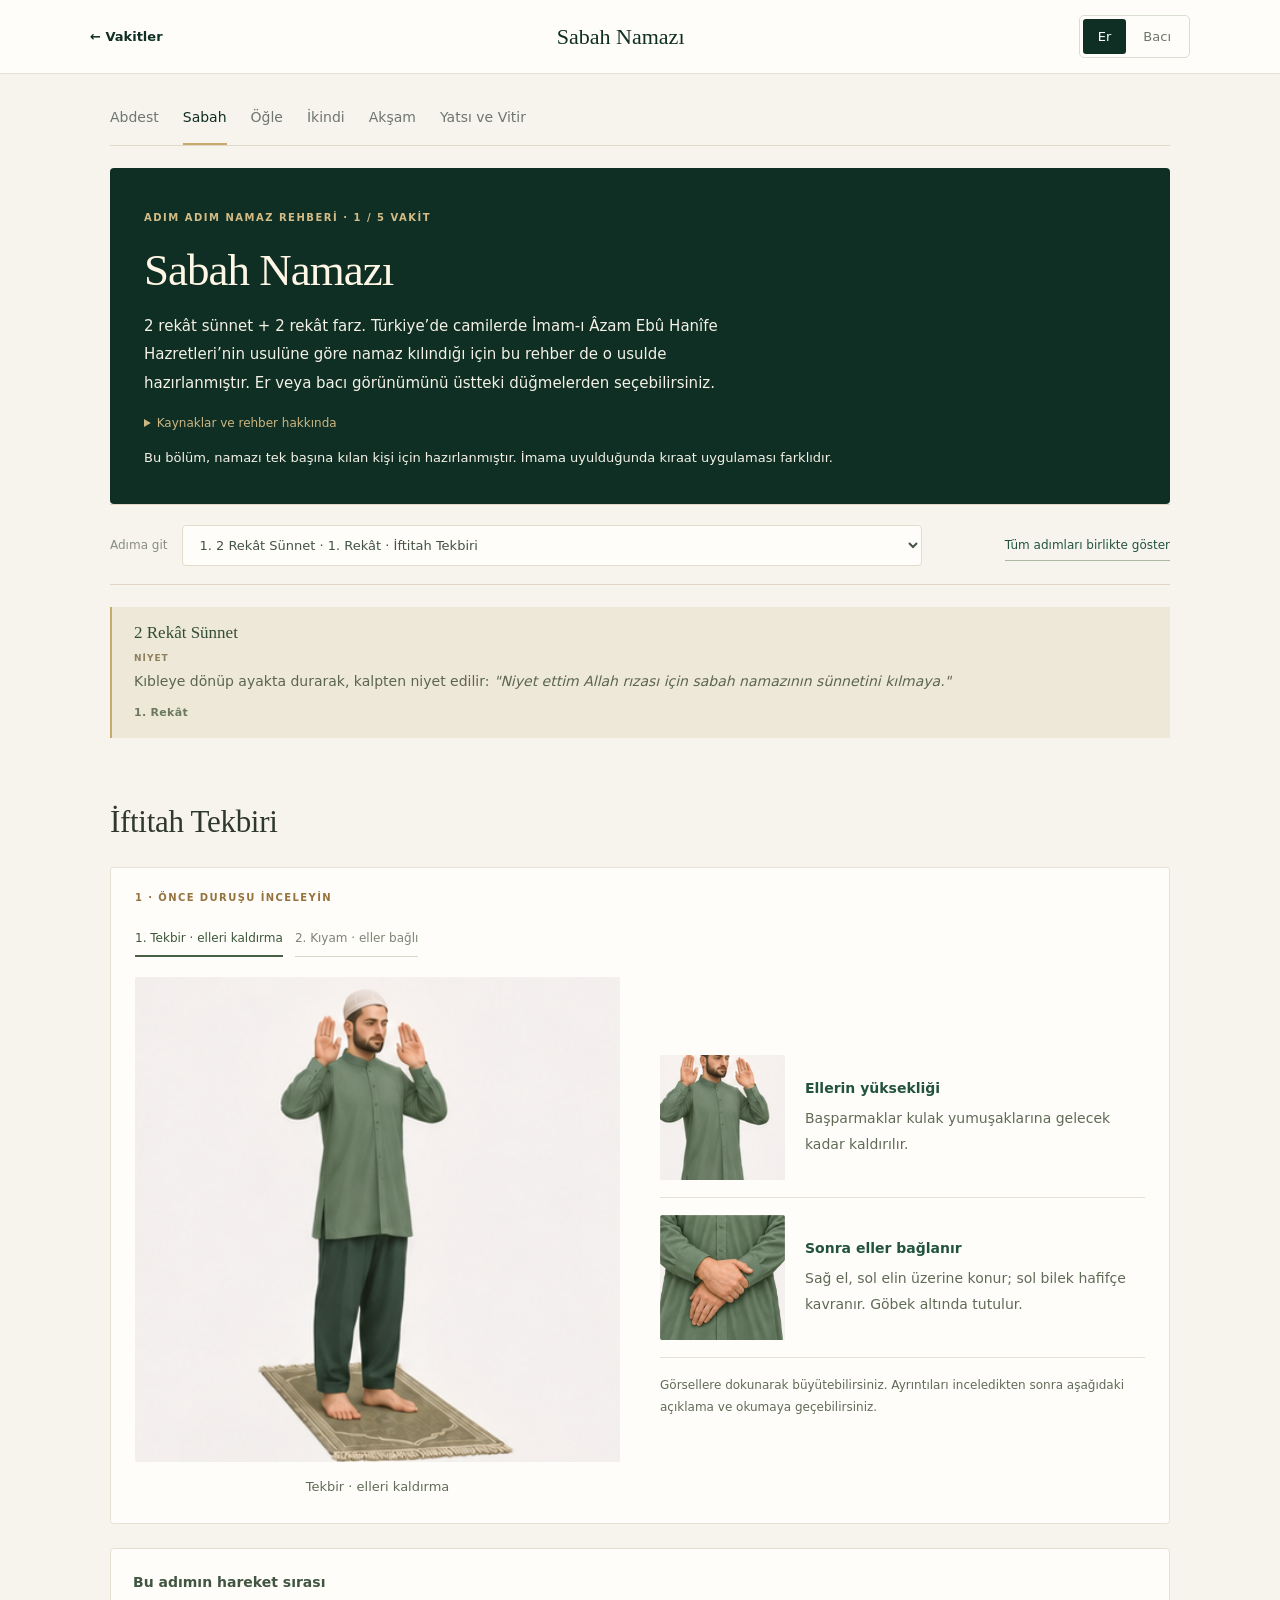
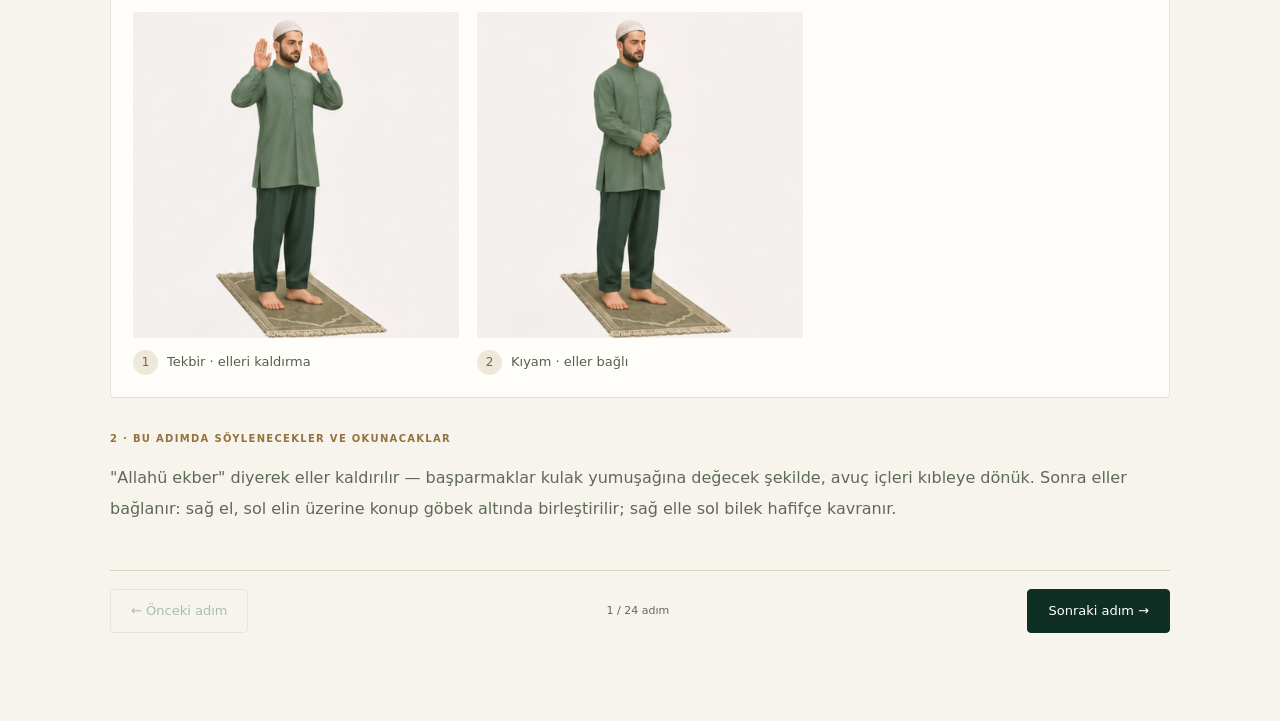
<file: sabah-namazi.html>
<!doctype html>
<html lang="tr">
<head>
<meta charset="utf-8">
<meta name="viewport" content="width=device-width, initial-scale=1">

<title>Sabah Namazı — Adım Adım Namaz Rehberi</title>
<meta name="description" content="İmam-ı Âzam Ebû Hanîfe Hazretleri’nin kurucusu olduğu Hanefî mezhebine göre, kadın ve erkek için ayrı duruş notlarıyla, adım adım Sabah Namazı rehberi.">
<style>
@font-face {
  font-family: "Amiri";
  font-weight: 400;
  font-style: normal;
  font-display: swap;
  src: url(assets/amiri.woff2) format("woff2");
}
@font-face {
  font-family: "Amiri";
  font-weight: 700;
  font-style: normal;
  font-display: swap;
  src: url(assets/amiri.woff2) format("woff2");
}

:root {
  --ink: #1b2e28;
  --page: #faf6ec;
  --panel: #f1e9d8;
  --panel-line: #ddd0b0;
  --emerald: #1f6e55;
  --emerald-deep: #164f3d;
  --gold: #8f6f2a;
  --muted: #6b6154;
  --recite-bg: #fffdf8;
  --recite-line: #e4d6ae;
  --focus: #1f6e55;
}

@media (prefers-color-scheme: dark) {
  :root {
    --ink: #ece4d2;
    --page: #11201a;
    --panel: #192a23;
    --panel-line: #2c4138;
    --emerald: #52b091;
    --emerald-deep: #7bcbae;
    --gold: #d1ab5c;
    --muted: #a69c8c;
    --recite-bg: #16251f;
    --recite-line: #2d4139;
    --focus: #52b091;
  }
}
:root[data-theme="dark"] {
  --ink: #ece4d2;
  --page: #11201a;
  --panel: #192a23;
  --panel-line: #2c4138;
  --emerald: #52b091;
  --emerald-deep: #7bcbae;
  --gold: #d1ab5c;
  --muted: #a69c8c;
  --recite-bg: #16251f;
  --recite-line: #2d4139;
  --focus: #52b091;
}
:root[data-theme="light"] {
  --ink: #1b2e28;
  --page: #faf6ec;
  --panel: #f1e9d8;
  --panel-line: #ddd0b0;
  --emerald: #1f6e55;
  --emerald-deep: #164f3d;
  --gold: #8f6f2a;
  --muted: #6b6154;
  --recite-bg: #fffdf8;
  --recite-line: #e4d6ae;
  --focus: #1f6e55;
}

* { box-sizing: border-box; }

html, body {
  margin: 0;
  padding: 0;
  background: var(--page);
  color: var(--ink);
}

body {
  font-family: ui-serif, Georgia, "Iowan Old Style", "Noto Serif", serif;
  line-height: 1.6;
}

.wrap {
  max-width: 700px;
  margin: 0 auto;
  padding: 0 20px 80px;
}

/* ---------- Top bar ---------- */

.topbar {
  position: sticky;
  top: 0;
  z-index: 10;
  background: var(--page);
  border-bottom: 1px solid var(--panel-line);
  padding: 14px 20px;
}

.topbar-inner {
  max-width: 700px;
  margin: 0 auto;
  display: flex;
  align-items: center;
  justify-content: space-between;
  gap: 12px;
  flex-wrap: wrap;
}

.topbar-title {
  font-size: 1rem;
  font-weight: 700;
  letter-spacing: 0.02em;
  color: var(--emerald);
}

.gender-toggle {
  display: inline-flex;
  background: var(--panel);
  border: 1px solid var(--panel-line);
  border-radius: 999px;
  padding: 3px;
  font-family: system-ui, -apple-system, "Segoe UI", sans-serif;
}

.gender-toggle button {
  appearance: none;
  border: none;
  background: transparent;
  font-size: 0.82rem;
  font-weight: 600;
  padding: 6px 14px;
  border-radius: 999px;
  color: var(--muted);
  cursor: pointer;
  font-family: inherit;
}

.gender-toggle button[aria-pressed="true"] {
  background: var(--emerald);
  color: var(--page);
}

.gender-toggle button:focus-visible {
  outline: 2px solid var(--focus);
  outline-offset: 2px;
}

/* ---------- Header ---------- */

header.hero {
  padding: 36px 0 18px;
  font-family: system-ui, -apple-system, "Segoe UI", sans-serif;
}

.eyebrow {
  font-size: 0.78rem;
  text-transform: uppercase;
  letter-spacing: 0.12em;
  color: var(--gold);
  font-weight: 700;
}

h1 {
  font-family: ui-serif, Georgia, "Iowan Old Style", "Noto Serif", serif;
  font-size: clamp(1.8rem, 5vw, 2.4rem);
  margin: 0.2em 0 0.3em;
  text-wrap: balance;
}

.hero p.lede {
  color: var(--muted);
  font-size: 0.98rem;
  max-width: 62ch;
}

.source-note {
  margin-top: 16px;
  padding: 12px 16px;
  background: var(--panel);
  border: 1px solid var(--panel-line);
  border-radius: 10px;
  font-size: 0.85rem;
  color: var(--muted);
  font-family: system-ui, -apple-system, "Segoe UI", sans-serif;
}

.source-note strong { color: var(--ink); }

/* ---------- Section dividers (Sünnet / Farz) ---------- */

.unit-divider {
  margin: 48px 0 20px;
  padding-top: 28px;
  border-top: 2px solid var(--panel-line);
  font-family: system-ui, -apple-system, "Segoe UI", sans-serif;
}

.unit-divider h2 {
  font-family: ui-serif, Georgia, "Iowan Old Style", serif;
  font-size: 1.5rem;
  margin: 0 0 4px;
  color: var(--emerald);
}

.unit-divider .unit-desc {
  font-size: 0.88rem;
  color: var(--muted);
  margin: 0;
}

.niyet-box {
  margin-top: 16px;
  padding: 14px 16px;
  border-left: 3px solid var(--gold);
  background: var(--panel);
  border-radius: 0 10px 10px 0;
  font-size: 0.95rem;
}

.niyet-box .niyet-label {
  font-family: system-ui, -apple-system, "Segoe UI", sans-serif;
  font-size: 0.75rem;
  text-transform: uppercase;
  letter-spacing: 0.08em;
  color: var(--gold);
  font-weight: 700;
  display: block;
  margin-bottom: 4px;
}

.rekat-mark {
  font-family: system-ui, -apple-system, "Segoe UI", sans-serif;
  font-size: 0.78rem;
  text-transform: uppercase;
  letter-spacing: 0.1em;
  color: var(--muted);
  margin: 36px 0 10px;
  display: flex;
  align-items: center;
  gap: 10px;
}

.rekat-mark::after {
  content: "";
  flex: 1;
  height: 1px;
  background: var(--panel-line);
}

/* ---------- Step ---------- */

.step {
  display: grid;
  grid-template-columns: 34px 1fr;
  gap: 14px;
  margin: 22px 0;
}

.step-num {
  width: 34px;
  height: 34px;
  border-radius: 50%;
  background: var(--panel);
  border: 1px solid var(--panel-line);
  color: var(--emerald);
  display: flex;
  align-items: center;
  justify-content: center;
  font-family: system-ui, -apple-system, "Segoe UI", sans-serif;
  font-weight: 700;
  font-size: 0.9rem;
  flex-shrink: 0;
}

.step-body h3 {
  font-family: system-ui, -apple-system, "Segoe UI", sans-serif;
  font-size: 1.02rem;
  margin: 4px 0 6px;
  color: var(--ink);
}

.step-body p.posture {
  margin: 0 0 10px;
  font-size: 0.96rem;
}

.step-body p.posture .note {
  color: var(--muted);
  font-size: 0.86rem;
}

/* gender-conditional spans */
html[data-gender="erkek"] .g-kadin { display: none; }
html[data-gender="kadin"] .g-erkek { display: none; }

.g-erkek, .g-kadin {
  padding: 1px 4px;
  border-radius: 4px;
}

/* ---------- Recitation block ---------- */

.recite {
  background: var(--recite-bg);
  border: 1px solid var(--recite-line);
  border-radius: 12px;
  padding: 18px 20px;
  margin-top: 4px;
}

.recite + .recite { margin-top: 12px; }

.recite .recite-title {
  font-family: system-ui, -apple-system, "Segoe UI", sans-serif;
  font-size: 0.78rem;
  text-transform: uppercase;
  letter-spacing: 0.08em;
  color: var(--gold);
  font-weight: 700;
  margin: 0 0 10px;
}

.arabic {
  font-family: "Amiri", "Traditional Arabic", "Scheherazade New", serif;
  direction: rtl;
  text-align: center;
  font-size: 0.98rem;
  line-height: 1.75;
  color: var(--ink);
  margin: 0 0 12px;
}

.okunus {
  font-family: system-ui, -apple-system, "Segoe UI", sans-serif;
  font-style: italic;
  color: var(--muted);
  font-size: 0.92rem;
  margin: 0 0 10px;
}

.okunus::before {
  content: "Okunuşu: ";
  font-style: normal;
  font-weight: 600;
  color: var(--ink);
}

.meal {
  font-family: system-ui, -apple-system, "Segoe UI", sans-serif;
  font-size: 1.02rem;
  margin: 0;
}

.meal .meal-label {
  font-weight: 600;
  color: var(--emerald-deep);
}

.tesbih-count {
  display: inline-block;
  font-family: system-ui, -apple-system, "Segoe UI", sans-serif;
  font-size: 0.74rem;
  background: var(--panel);
  color: var(--muted);
  padding: 2px 8px;
  border-radius: 999px;
  margin-left: 6px;
  vertical-align: middle;
}

footer {
  margin-top: 60px;
  padding-top: 20px;
  border-top: 1px solid var(--panel-line);
  font-family: system-ui, -apple-system, "Segoe UI", sans-serif;
  font-size: 0.82rem;
  color: var(--muted);
}

a { color: var(--emerald-deep); }

@media (max-width: 480px) {
  .arabic { font-size: 0.9rem; line-height: 1.7; }
  .step { grid-template-columns: 28px 1fr; }
  .step-num { width: 28px; height: 28px; font-size: 0.8rem; }
}

/* ---------- Pose illustrations ---------- */

.pose-icon {
  float: right;
  width: 58px;
  height: 88px;
  margin: 0 0 10px 16px;
  shape-outside: content-box;
}

.pose-icon svg {
  width: 100%;
  height: 100%;
  display: block;
  overflow: visible;
}

.pose-icon line {
  stroke: var(--emerald);
  stroke-width: 6;
  stroke-linecap: round;
}

.pose-icon .head {
  stroke: var(--emerald);
  stroke-width: 5;
  fill: var(--page);
}

.pose-icon .ground {
  stroke: var(--panel-line);
  stroke-width: 3;
  stroke-linecap: round;
}

.pose-icon .legs { transform: rotate(0deg); transform-origin: 50px 70px; }
.pose-icon .upperbody { transform: rotate(0deg); transform-origin: 50px 70px; }
.pose-icon .arm { transform: rotate(100deg); transform-origin: 50px 27px; }

html[data-gender="kadin"] .pose-icon .arm { transform: rotate(125deg); }

/* resting/idle icon used on reading steps (no animation) */
.icon-kiyam .legs { transform: rotate(0deg); }
.icon-kiyam .upperbody { transform: rotate(0deg); }

/* İftitah tekbiri: arm rises from the side to the folded position */
.icon-tekbir .arm { animation: pose-tekbir-erkek 2.8s ease-in-out infinite; }
html[data-gender="kadin"] .icon-tekbir .arm { animation-name: pose-tekbir-kadin; }
@keyframes pose-tekbir-erkek { 0%, 8% { transform: rotate(0deg); } 55%, 100% { transform: rotate(100deg); } }
@keyframes pose-tekbir-kadin { 0%, 8% { transform: rotate(0deg); } 55%, 100% { transform: rotate(125deg); } }

/* Rükû: torso bows forward, arm reaches toward the knee */
.icon-ruku .upperbody { animation: pose-ruku-body 2.8s ease-in-out infinite; }
.icon-ruku .arm { animation: pose-ruku-arm 2.8s ease-in-out infinite; }
@keyframes pose-ruku-body { 0%, 8% { transform: rotate(0deg); } 55%, 100% { transform: rotate(-82deg); } }
@keyframes pose-ruku-arm { 0%, 8% { transform: rotate(100deg); } 55%, 100% { transform: rotate(168deg); } }

/* Kavme: doğrulma, rising from rükû back to standing */
.icon-kavme .upperbody { animation: pose-kavme-body 2.4s ease-in-out infinite; }
.icon-kavme .arm { animation: pose-kavme-arm 2.4s ease-in-out infinite; }
@keyframes pose-kavme-body { 0%, 8% { transform: rotate(-82deg); } 55%, 100% { transform: rotate(0deg); } }
@keyframes pose-kavme-arm { 0%, 8% { transform: rotate(168deg); } 55%, 100% { transform: rotate(100deg); } }

/* Secde: legs tuck under, torso folds down to the ground */
.icon-secde .legs { animation: pose-secde-legs 3s ease-in-out infinite; }
.icon-secde .upperbody { animation: pose-secde-body 3s ease-in-out infinite; }
.icon-secde .arm { animation: pose-secde-arm 3s ease-in-out infinite; }
@keyframes pose-secde-legs { 0%, 8% { transform: rotate(0deg); } 55%, 100% { transform: rotate(122deg); } }
@keyframes pose-secde-body { 0%, 8% { transform: rotate(0deg); } 55%, 100% { transform: rotate(-158deg); } }
@keyframes pose-secde-arm { 0%, 8% { transform: rotate(100deg); } 55%, 100% { transform: rotate(150deg); } }

/* Celse: brief sit between the two secdes, legs stay tucked */
.icon-celse .legs { transform: rotate(122deg); }
.icon-celse .upperbody { animation: pose-celse-body 2.4s ease-in-out infinite; }
.icon-celse .arm { animation: pose-celse-arm 2.4s ease-in-out infinite; }
@keyframes pose-celse-body { 0%, 8% { transform: rotate(-158deg); } 55%, 100% { transform: rotate(0deg); } }
@keyframes pose-celse-arm { 0%, 8% { transform: rotate(150deg); } 55%, 100% { transform: rotate(100deg); } }

/* Kalkış: rising fully from secde to standing, for the next rekât */
.icon-kalkis .legs { animation: pose-kalkis-legs 2.8s ease-in-out infinite; }
.icon-kalkis .upperbody { animation: pose-kalkis-body 2.8s ease-in-out infinite; }
.icon-kalkis .arm { animation: pose-kalkis-arm 2.8s ease-in-out infinite; }
@keyframes pose-kalkis-legs { 0%, 8% { transform: rotate(122deg); } 55%, 100% { transform: rotate(0deg); } }
@keyframes pose-kalkis-body { 0%, 8% { transform: rotate(-158deg); } 55%, 100% { transform: rotate(0deg); } }
@keyframes pose-kalkis-arm { 0%, 8% { transform: rotate(150deg); } 55%, 100% { transform: rotate(100deg); } }

/* Son oturuş: teşehhüd, static — same silhouette family as celse */
.icon-oturus .legs { transform: rotate(122deg); }
.icon-oturus .upperbody { transform: rotate(0deg); }

/* Selâm: stylised head/torso turn, not anatomically literal in side view */
.icon-selam .legs { transform: rotate(122deg); }
.icon-selam .upperbody { animation: pose-selam-wobble 2.6s ease-in-out infinite; }
@keyframes pose-selam-wobble { 0%, 100% { transform: rotate(0deg); } 25% { transform: rotate(8deg); } 50% { transform: rotate(0deg); } 75% { transform: rotate(-8deg); } }

.recite { clear: both; }

@media (prefers-reduced-motion: reduce) {
  .pose-icon [class] {
    animation-duration: 0.01ms !important;
    animation-iteration-count: 1 !important;
    animation-fill-mode: forwards !important;
  }
}

@media (max-width: 480px) {
  .pose-icon { width: 46px; height: 70px; margin-left: 12px; }
}

.vakit-nav {
  display: flex;
  gap: 8px;
  overflow-x: auto;
  padding: 18px 0 2px;
  font-family: system-ui, -apple-system, "Segoe UI", sans-serif;
}
.vakit-nav a {
  flex: 0 0 auto;
  padding: 7px 15px;
  border-radius: 999px;
  border: 1px solid var(--panel-line);
  color: var(--muted);
  text-decoration: none;
  font-size: 0.82rem;
  font-weight: 600;
}
.vakit-nav a.active {
  background: var(--emerald);
  color: var(--page);
  border-color: var(--emerald);
}
</style>
<link rel="stylesheet" href="assets/gorseller.css">
<link rel="stylesheet" href="assets/tema.css">
</head><body>

<div class="topbar">
  <div class="topbar-inner">
    <span class="topbar-title">Sabah Namazı</span>
    <div class="gender-toggle" role="group" aria-label="Duruş görünümü">
      <button type="button" id="btn-erkek" aria-pressed="true">Er</button>
      <button type="button" id="btn-kadin" aria-pressed="false">Bacı</button>
    </div>
  </div>
</div>

<div class="wrap">

  <nav class="vakit-nav"><a href="abdest.html">Abdest</a>
    <a href="sabah-namazi.html" class="active">Sabah</a>
    <a href="ogle-namazi.html">Öğle</a>
    <a href="ikindi-namazi.html">İkindi</a>
    <a href="aksam-namazi.html">Akşam</a>
    <a href="yatsi-namazi.html">Yatsı ve Vitir</a>
  </nav>

  <header class="hero">
    <span class="eyebrow">Adım Adım Namaz Rehberi · 1 / 5 vakit</span>
    <h1>Sabah Namazı</h1>
    <p class="lede">2 rekât sünnet + 2 rekât farz. Türkiye’de camilerde İmam-ı Âzam Ebû Hanîfe Hazretleri’nin usulüne göre namaz kılındığı için bu rehber de o usulde hazırlanmıştır. Er veya bacı görünümünü üstteki düğmelerden seçebilirsiniz.</p>
    <div class="source-note">
      <strong>Kaynaklar:</strong> Kur'an-ı Kerim âyetlerinin Türkçe meali <strong>Prof. Dr. Ömer Çelik</strong> mealinden alınmıştır. Sübhâneke, Ettehiyyâtü, Salli–Bârik ve Rabbenâ dualarının Arapça metni ve anlamı Millî Eğitim Bakanlığı'nın "Namaz Duaları ve Sureleri" kaynağına dayanmaktadır. Kadın–erkek duruş farkları Diyanet İşleri Başkanlığı'nın resmî açıklamasından alınmıştır.
    <ul class="source-links"><li><a href="https://kurul.diyanet.gov.tr/tr/fetva/kilinis-bakimindan-kadinlarin-namazi-ile-erkeklerin-namazi-arasinda-ne-gibi-farklar-bulunmaktadir/0193c42d-64a5-7ba1-9af3-f9f4a7f97245" target="_blank" rel="noopener">Diyanet — Er ve bacı duruşları</a></li><li><a href="https://kurul.diyanet.gov.tr/tr/fetva/namazda-fatihadan-sonra-okunacak-ayet-veya-sureler-icin-besmele-cekilir-mi/0193c42d-4fd1-7daa-1cd8-e3e31c2535c1" target="_blank" rel="noopener">Diyanet — Namazda besmele</a></li><li><a href="https://www.diyanet.gov.tr/icerik/10151" target="_blank" rel="noopener">Diyanet — Secdede ayakların yerleşimi</a></li></ul></div>
  <p class="scope-note">Bu bölüm, namazı tek başına kılan kişi için hazırlanmıştır. İmama uyulduğunda kıraat uygulaması farklıdır.</p>
  </header>

  <!-- ======================= SÜNNET ======================= -->
  <section class="unit-divider">
    <h2>2 Rekât Sünnet</h2>
    <p class="unit-desc">Peygamberimizin devamlı kıldığı, kılınması tavsiye edilen namaz.</p>
    <div class="niyet-box">
      <span class="niyet-label">Niyet</span>
      Kıbleye dönüp ayakta durarak, kalpten niyet edilir: <em>"Niyet ettim Allah rızası için sabah namazının sünnetini kılmaya."</em>
    </div>
  </section>

  <p class="rekat-mark">1. Rekât</p>

  <div class="step">
    <span class="step-num">1</span>
    <div class="step-body">
      <h3>İftitah Tekbiri</h3>
      <div class="pose-icon icon-tekbir"></div>
      <p class="posture">
        "Allahü ekber" diyerek eller kaldırılır —
        <span class="g-erkek">başparmaklar kulak yumuşağına değecek şekilde, avuç içleri kıbleye dönük.</span>
        <span class="g-kadin">eller omuz hizasına kadar kaldırılır, avuç içleri kıbleye dönük.</span>
        Sonra eller bağlanır:
        <span class="g-erkek">sağ el, sol elin üzerine konup göbek altında birleştirilir; sağ elle sol bilek hafifçe kavranır.</span>
        <span class="g-kadin">sağ el, sol elin üzerine konarak göğüs hizasında birleştirilir; kavramadan, eller üst üste durur.</span>
      </p>
    </div>
  </div>

  <div class="step">
    <span class="step-num">2</span>
    <div class="step-body">
      <h3>Sübhâneke Duası</h3>
      <div class="pose-icon icon-kiyam"></div>
      <p class="posture">Kıyamda (ayakta), eller bağlı vaziyette okunur.</p>
      <div class="recite">
        <p class="arabic">سُبْحَانَكَ اللَّهُمَّ وَبِحَمْدِكَ وَتَبَارَكَ اسْمُكَ وَتَعَالَى جَدُّكَ وَلَا إِلَٰهَ غَيْرُكَ</p>
        <p class="okunus">Sübhânekellâhümme ve bi hamdik ve tebârakesmük ve teâlâ ceddük ve lâ ilâhe ğayruk.</p>
        <p class="meal"><span class="meal-label">Anlamı:</span> Allah'ım! Sen eksik sıfatlardan pak ve uzaksın. Seni daima böyle tenzih eder ve överim. Senin adın mübarektir. Varlığın her şeyden üstündür. Senden başka ilah yoktur.</p>
      </div>
    </div>
  </div>

  <div class="step">
    <span class="step-num">3</span>
    <div class="step-body">
      <h3>Eûzü–Besmele</h3>
      <div class="pose-icon icon-kiyam"></div>
      <p class="posture">Sübhâneke’nin ardından Eûzü–Besmele okunur. Eûzü bu namazın yalnızca ilk rekâtında okunur. Sonraki rekâtlarda Fâtiha’dan önce besmele çekilir.</p>
      <div class="recite">
        <p class="arabic">أَعُوذُ بِاللَّهِ مِنَ الشَّيْطَانِ الرَّجِيمِ ۝ بِسْمِ اللَّهِ الرَّحْمَٰنِ الرَّحِيمِ</p>
        <p class="okunus">Eûzü billâhi mineş-şeytânir-racîm. Bismillâhir-rahmânir-rahîm.</p>
        <p class="meal"><span class="meal-label">Anlamı:</span> Kovulmuş şeytanın şerrinden Allah'a sığınırım. Rahmân ve Rahîm olan Allah'ın adıyla.</p>
      </div>
    </div>
  </div>

  <div class="step">
    <span class="step-num">4</span>
    <div class="step-body">
      <h3>Fâtiha Sûresi</h3>
      <div class="pose-icon icon-kiyam"></div>
      <div class="recite">
        <p class="arabic">الْحَمْدُ لِلَّهِ رَبِّ الْعَالَمِينَ ۝ الرَّحْمَٰنِ الرَّحِيمِ ۝ مَالِكِ يَوْمِ الدِّينِ ۝ إِيَّاكَ نَعْبُدُ وَإِيَّاكَ نَسْتَعِينُ ۝ اهْدِنَا الصِّرَاطَ الْمُسْتَقِيمَ ۝ صِرَاطَ الَّذِينَ أَنْعَمْتَ عَلَيْهِمْ غَيْرِ الْمَغْضُوبِ عَلَيْهِمْ وَلَا الضَّالِّينَ</p>
        <p class="okunus">Elhamdü lillâhi rabbil'âlemîn. Errahmânir'rahîm. Mâliki yevmiddîn. İyyâke na'büdü ve iyyâke nesteîn. İhdinessırâtal müstakîm. Sırâtallezîne en'amte aleyhim ğayril mağdûbi aleyhim ve leddâllîn.</p>
        <p class="meal"><span class="meal-label">Meal (Prof. Dr. Ömer Çelik):</span> Hamd, âlemlerin Rabbi Allah'a mahsustur. O, Rahmân ve Rahîm'dir. O, hesap ve ceza gününün tek sahibidir. Rabbimiz! Sadece sana kulluk eder ve sadece senden yardım isteriz. Bizi dosdoğru yola eriştir; kendilerine nimet verdiklerinin yoluna. Gazaba uğrayanların ve azıp sapanların yoluna değil.</p>
      </div>
      <p class="posture note" style="margin-top:10px;">Fâtiha bitince içten "Âmîn" denir.</p>
    </div>
  </div>

  <div class="step">
    <span class="step-num">5</span>
    <div class="step-body">
      <h3>Zamm-ı Sûre — İhlâs Sûresi</h3>
      <div class="pose-icon icon-kiyam"></div>
      <p class="posture note">Fâtiha'nın ardından kısa bir sûre daha okunur. Burada örnek olarak İhlâs Sûresi seçilmiştir; dilerseniz ezberinde olan başka bir sûre ile değiştirebilirsiniz.</p>
      <div class="recite">
        <p class="arabic">قُلْ هُوَ اللَّهُ أَحَدٌ ۝ اللَّهُ الصَّمَدُ ۝ لَمْ يَلِدْ وَلَمْ يُولَدْ ۝ وَلَمْ يَكُنْ لَهُ كُفُوًا أَحَدٌ</p>
        <p class="okunus">Kul hüvallâhü ehad. Allâhüssamed. Lem yelid ve lem yûled. Ve lem yekün lehû küfüven ehad.</p>
        <p class="meal"><span class="meal-label">Meal (Prof. Dr. Ömer Çelik):</span> De ki: O Allah birdir. Her şey O Allah'a muhtaçken O hiçbir şeye muhtaç değildir. O, doğurmamış ve doğmamıştır. Hiçbir şey O'na denk değildir.</p>
      </div>
    </div>
  </div>

  <div class="step">
    <span class="step-num">6</span>
    <div class="step-body">
      <h3>Rükû</h3>
      <div class="pose-icon icon-ruku"></div>
      <p class="posture">
        "Allahü ekber" diyerek eğilinir —
        <span class="g-erkek">sırt düz tutulur, baş sırtla aynı hizada olur, eller dizleri tam kavrar, dirsekler bedenden açık, parmaklar ayrık.</span>
        <span class="g-kadin">sırt tam düz değil, hafifçe eğik tutulur; eller dizlere hafifçe konur, dizler hafif bükülü, dirsekler bedene yakın tutulur.</span>
      </p>
      <div class="recite">
        <p class="arabic">سُبْحَانَ رَبِّيَ الْعَظِيمِ</p>
        <p class="okunus">Sübhâne rabbiyel azîm. <span class="tesbih-count">3 kere</span></p>
        <p class="meal"><span class="meal-label">Anlamı:</span> Yüce Rabbimi her türlü noksanlıktan tenzih ederim.</p>
      </div>
    </div>
  </div>

  <div class="step">
    <span class="step-num">7</span>
    <div class="step-body">
      <h3>Doğrulma (Kavme)</h3>
      <div class="pose-icon icon-kavme"></div>
      <p class="posture">Rükûdan tam doğrulup dikilirken "Semi'allâhü limen hamideh" denir; tam doğrulunca "Rabbenâ lekel hamd" denir. Kısa bir an sakin biçimde beklenir.</p>
    </div>
  </div>

  <div class="step">
    <span class="step-num">8</span>
    <div class="step-body">
      <h3>Secde (1.)</h3>
      <div class="pose-icon icon-secde"></div>
      <p class="posture">
        "Allahü ekber" diyerek secdeye varılır —
        <span class="g-erkek">önce dizler, sonra eller, sonra burun ve alın yere konur; kollar gövdeden ve karından ayrık tutulur, dirsekler yerden kalkık durur.</span>
        <span class="g-kadin">vücut toplu tutulur, kollar yanlara yakın durur, karın uyluklara değecek şekilde yere yakın durulur.</span>
      </p>
      <div class="recite">
        <p class="arabic">سُبْحَانَ رَبِّيَ الْأَعْلَى</p>
        <p class="okunus">Sübhâne rabbiyel a'lâ. <span class="tesbih-count">3 kere</span></p>
        <p class="meal"><span class="meal-label">Anlamı:</span> En yüce Rabbimi her türlü noksanlıktan tenzih ederim.</p>
      </div>
    </div>
  </div>

  <div class="step">
    <span class="step-num">9</span>
    <div class="step-body">
      <h3>Celse (İki Secde Arası Oturuş)</h3>
      <div class="pose-icon icon-celse"></div>
      <p class="posture">
        "Allahü ekber" diyerek doğrulup kısaca oturulur —
        <span class="g-erkek">sol ayak yatık şekilde altına alınıp üzerine oturulur, sağ ayağın parmakları kıbleye dönük dik tutulur.</span>
        <span class="g-kadin">her iki ayak da sağ tarafa yatık şekilde yere yaslanır, bu şekilde oturulur.</span>
      </p>
    </div>
  </div>

  <div class="step">
    <span class="step-num">10</span>
    <div class="step-body">
      <h3>Secde (2.)</h3>
      <div class="pose-icon icon-secde"></div>
      <p class="posture">"Allahü ekber" diyerek tekrar secdeye varılır, aynı duruşla.</p>
      <div class="recite">
        <p class="arabic">سُبْحَانَ رَبِّيَ الْأَعْلَى</p>
        <p class="okunus">Sübhâne rabbiyel a'lâ. <span class="tesbih-count">3 kere</span></p>
        <p class="meal"><span class="meal-label">Anlamı:</span> En yüce Rabbimi her türlü noksanlıktan tenzih ederim.</p>
      </div>
    </div>
  </div>

  <p class="rekat-mark">2. Rekât</p>

  <div class="step">
    <span class="step-num">11</span>
    <div class="step-body">
      <h3>Ayağa Kalkış</h3>
      <div class="pose-icon icon-kalkis"></div>
      <p class="posture">"Allahü ekber" diyerek ikinci rekâta kalkılır, eller tekrar bağlanır. Bu kalkışta Sübhâneke ve Eûzü <strong>tekrar okunmaz</strong> — doğrudan Besmele ile devam edilir.</p>
    </div>
  </div>

  <div class="step">
    <span class="step-num">12</span>
    <div class="step-body">
      <h3>Besmele, Fâtiha ve Zamm-ı Sûre</h3>
      <div class="pose-icon icon-kiyam"></div>
      <p class="posture note">Besmele ile başlanıp yine Fâtiha, ardından bir sûre daha okunur (1. rekâtta okunandan farklı bir sûre okumak müstehaptır; burada yine örnek olarak İhlâs Sûresi kullanılmıştır).</p>
      <div class="recite">
        <p class="arabic">بِسْمِ اللَّهِ الرَّحْمَٰنِ الرَّحِيمِ</p>
        <p class="okunus">Bismillâhir-rahmânir-rahîm.</p>
        <p class="meal"><span class="meal-label">Anlamı:</span> Rahmân ve Rahîm olan Allah'ın adıyla.</p>
      </div>
      <div class="recite">
        <p class="arabic">الْحَمْدُ لِلَّهِ رَبِّ الْعَالَمِينَ ۝ الرَّحْمَٰنِ الرَّحِيمِ ۝ مَالِكِ يَوْمِ الدِّينِ ۝ إِيَّاكَ نَعْبُدُ وَإِيَّاكَ نَسْتَعِينُ ۝ اهْدِنَا الصِّرَاطَ الْمُسْتَقِيمَ ۝ صِرَاطَ الَّذِينَ أَنْعَمْتَ عَلَيْهِمْ غَيْرِ الْمَغْضُوبِ عَلَيْهِمْ وَلَا الضَّالِّينَ</p>
        <p class="okunus">Elhamdü lillâhi rabbil'âlemîn. Errahmânir'rahîm. Mâliki yevmiddîn. İyyâke na'büdü ve iyyâke nesteîn. İhdinessırâtal müstakîm. Sırâtallezîne en'amte aleyhim ğayril mağdûbi aleyhim ve leddâllîn.</p>
        <p class="meal"><span class="meal-label">Meal (Prof. Dr. Ömer Çelik):</span> Hamd, âlemlerin Rabbi Allah'a mahsustur. O, Rahmân ve Rahîm'dir. O, hesap ve ceza gününün tek sahibidir. Rabbimiz! Sadece sana kulluk eder ve sadece senden yardım isteriz. Bizi dosdoğru yola eriştir; kendilerine nimet verdiklerinin yoluna. Gazaba uğrayanların ve azıp sapanların yoluna değil.</p>
      </div>
      <div class="recite">
        <p class="arabic">قُلْ هُوَ اللَّهُ أَحَدٌ ۝ اللَّهُ الصَّمَدُ ۝ لَمْ يَلِدْ وَلَمْ يُولَدْ ۝ وَلَمْ يَكُنْ لَهُ كُفُوًا أَحَدٌ</p>
        <p class="okunus">Kul hüvallâhü ehad. Allâhüssamed. Lem yelid ve lem yûled. Ve lem yekün lehû küfüven ehad.</p>
        <p class="meal"><span class="meal-label">Meal (Prof. Dr. Ömer Çelik):</span> De ki: O Allah birdir. Her şey O Allah'a muhtaçken O hiçbir şeye muhtaç değildir. O, doğurmamış ve doğmamıştır. Hiçbir şey O'na denk değildir.</p>
      </div>
    </div>
  </div>

  <div class="step">
    <span class="step-num">13</span>
    <div class="step-body">
      <h3>Rükû</h3>
      <div class="pose-icon icon-ruku"></div>
      <p class="posture">1. rekâttekiyle aynı: "Allahü ekber" diyerek eğilinir —
        <span class="g-erkek">sırt düz, baş sırtla aynı hizada, eller dizleri tam kavrar.</span>
        <span class="g-kadin">sırt hafif eğik, eller dizlere hafifçe konur, dirsekler bedene yakın.</span>
      </p>
      <div class="recite">
        <p class="arabic">سُبْحَانَ رَبِّيَ الْعَظِيمِ</p>
        <p class="okunus">Sübhâne rabbiyel azîm. <span class="tesbih-count">3 kere</span></p>
        <p class="meal"><span class="meal-label">Anlamı:</span> Yüce Rabbimi her türlü noksanlıktan tenzih ederim.</p>
      </div>
    </div>
  </div>

  <div class="step">
    <span class="step-num">14</span>
    <div class="step-body">
      <h3>Doğrulma, Secde (1.) ve Celse</h3>
      <div class="pose-icon icon-secde"></div>
      <p class="posture">Doğrulurken "Semi'allâhü limen hamideh" / "Rabbenâ lekel hamd" denir. Ardından "Allahü ekber" ile secdeye varılır, 3 kere "Sübhâne rabbiyel a'lâ" denir, sonra celse ile kısaca oturulur (duruşlar 1. rekâttekiyle aynıdır).</p>
    </div>
  </div>

  <div class="step">
    <span class="step-num">15</span>
    <div class="step-body">
      <h3>Secde (2.)</h3>
      <div class="pose-icon icon-secde"></div>
      <p class="posture">"Allahü ekber" diyerek tekrar secdeye varılır.</p>
      <div class="recite">
        <p class="arabic">سُبْحَانَ رَبِّيَ الْأَعْلَى</p>
        <p class="okunus">Sübhâne rabbiyel a'lâ. <span class="tesbih-count">3 kere</span></p>
        <p class="meal"><span class="meal-label">Anlamı:</span> En yüce Rabbimi her türlü noksanlıktan tenzih ederim.</p>
      </div>
    </div>
  </div>

  <div class="step">
    <span class="step-num">16</span>
    <div class="step-body">
      <h3>Son Oturuş — Ettehiyyâtü, Salli–Bârik, Rabbenâ Duaları</h3>
      <div class="pose-icon icon-oturus"></div>
      <p class="posture">
        İkinci secdeden "Allahü ekber" diyerek doğrulup oturulur —
        <span class="g-erkek">sol ayak yatık, üzerine oturulur; sağ ayak parmakları kıbleye dönük dik.</span>
        <span class="g-kadin">her iki ayak sağ tarafa yatık.</span>
        Bu namaz 2 rekât olduğu için bu oturuş aynı zamanda <strong>son oturuş</strong>tur; bu yüzden Ettehiyyâtü'den sonra Salli–Bârik ve Rabbenâ duaları da okunur.
      </p>
      <div class="recite">
        <p class="recite-title">Ettehiyyâtü</p>
        <p class="arabic">التَّحِيَّاتُ لِلَّهِ وَالصَّلَوَاتُ وَالطَّيِّبَاتُ، السَّلَامُ عَلَيْكَ أَيُّهَا النَّبِيُّ وَرَحْمَةُ اللَّهِ وَبَرَكَاتُهُ، السَّلَامُ عَلَيْنَا وَعَلَى عِبَادِ اللَّهِ الصَّالِحِينَ، أَشْهَدُ أَنْ لَا إِلَٰهَ إِلَّا اللَّهُ وَأَشْهَدُ أَنَّ مُحَمَّدًا عَبْدُهُ وَرَسُولُهُ</p>
        <p class="okunus">Ettehiyyâtü lillâhi vessalevâtü vettayyibât. Esselâmü aleyke eyyühen-Nebiyyü ve rahmetullâhi ve berakâtüh. Esselâmü aleynâ ve alâ ibâdillâhis-sâlihîn. Eşhedü en lâ ilâhe illallâh ve eşhedü enne Muhammeden abdühû ve rasûlüh.</p>
        <p class="meal"><span class="meal-label">Anlamı:</span> Dil ile, beden ve mal ile yapılan bütün ibadetler Allah'adır. Ey Peygamber! Allah'ın selâmı, rahmeti ve bereketleri senin üzerine olsun. Selâm bizim üzerimize ve Allah'ın bütün iyi kulları üzerine olsun. Şahitlik ederim ki Allah'tan başka ilah yoktur; yine şahitlik ederim ki Muhammed, O'nun kulu ve Peygamberidir.</p>
      </div>
      <p class="posture note" style="margin:10px 0;">Ettehiyyâtü okunurken sağ elin işaret parmağı, “Lâ ilâhe” denildiğinde kaldırılır; “illallâh” denildiğinde indirilir.</p>
      <div class="recite">
        <p class="recite-title">Allahümme Salli</p>
        <p class="arabic">اللَّهُمَّ صَلِّ عَلَى مُحَمَّدٍ وَعَلَى آلِ مُحَمَّدٍ كَمَا صَلَّيْتَ عَلَى إِبْرَاهِيمَ وَعَلَى آلِ إِبْرَاهِيمَ إِنَّكَ حَمِيدٌ مَجِيدٌ</p>
        <p class="okunus">Allâhümme salli alâ Muhammedin ve alâ âli Muhammed, kemâ salleyte alâ İbrâhîme ve alâ âli İbrâhîm, inneke hamîdün mecîd.</p>
        <p class="meal"><span class="meal-label">Anlamı:</span> Allah'ım! Muhammed'e ve Muhammed'in ümmetine rahmet eyle, şerefini yücelt; İbrahim'e ve İbrahim'in ümmetine rahmet ettiğin gibi. Şüphesiz övülmeye lâyık yalnız sensin, şan ve şeref sahibi de sensin.</p>
      </div>
      <div class="recite">
        <p class="recite-title">Allahümme Bârik</p>
        <p class="arabic">اللَّهُمَّ بَارِكْ عَلَى مُحَمَّدٍ وَعَلَى آلِ مُحَمَّدٍ كَمَا بَارَكْتَ عَلَى إِبْرَاهِيمَ وَعَلَى آلِ إِبْرَاهِيمَ إِنَّكَ حَمِيدٌ مَجِيدٌ</p>
        <p class="okunus">Allâhümme bârik alâ Muhammedin ve alâ âli Muhammed, kemâ bârekte alâ İbrâhîme ve alâ âli İbrâhîm, inneke hamîdün mecîd.</p>
        <p class="meal"><span class="meal-label">Anlamı:</span> Allah'ım! Muhammed'e ve Muhammed'in ümmetine hayır ve bereket ver; İbrahim'e ve İbrahim'in ümmetine verdiğin gibi. Şüphesiz övülmeye lâyık yalnız sensin, şan ve şeref sahibi de sensin.</p>
      </div>
      <div class="recite">
        <p class="recite-title">Rabbenâ Âtinâ</p>
        <p class="arabic">رَبَّنَا آتِنَا فِي الدُّنْيَا حَسَنَةً وَفِي الْآخِرَةِ حَسَنَةً وَقِنَا عَذَابَ النَّارِ</p>
        <p class="okunus">Rabbenâ âtinâ fid-dünyâ haseneten ve fil-âhirati haseneten ve kınâ azâbennâr.</p>
        <p class="meal"><span class="meal-label">Meal (Bakara 2:201, Prof. Dr. Ömer Çelik):</span> Rabbimiz, bize dünyada da iyilik ver, âhirette de iyilik ver ve bizi cehennem azâbından koru.</p>
      </div>
      <div class="recite">
        <p class="recite-title">Rabbenâğfirlî</p>
        <p class="arabic">رَبَّنَا اغْفِرْ لِي وَلِوَالِدَيَّ وَلِلْمُؤْمِنِينَ يَوْمَ يَقُومُ الْحِسَابُ</p>
        <p class="okunus">Rabbenâğfirlî ve li vâlideyye ve lil mü'minîne yevme yekûmül hisâb.</p>
        <p class="meal"><span class="meal-label">Meal (İbrahim 14:41, Prof. Dr. Ömer Çelik):</span> Rabbimiz! Hesapların görüleceği o gün beni, ana-babamı ve bütün mü'minleri bağışla!</p>
      </div>
    </div>
  </div>

  <div class="step">
    <span class="step-num">17</span>
    <div class="step-body">
      <h3>Selâm</h3>
      <div class="pose-icon icon-selam"></div>
      <p class="posture">Önce başı sağa çevirerek "Esselâmü aleyküm ve rahmetullah" denir; sonra başı sola çevirerek aynı cümle tekrar edilir. Sünnet namaz burada tamamlanmış olur.</p>
    </div>
  </div>

  <!-- ======================= FARZ ======================= -->
  <section class="unit-divider">
    <h2>2 Rekât Farz</h2>
    <p class="unit-desc">Allah'ın kesin olarak emrettiği, kılınması zorunlu namaz. Adımlar sünnetle birebir aynıdır; sadece niyet değişir.</p>
    <div class="niyet-box">
      <span class="niyet-label">Niyet</span>
      <em>"Niyet ettim Allah rızası için sabah namazının farzını kılmaya."</em>
    </div>
  </section>

  <p class="rekat-mark">1. Rekât</p>

  <div class="step">
    <span class="step-num">1</span>
    <div class="step-body">
      <h3>İftitah Tekbiri</h3>
      <div class="pose-icon icon-tekbir"></div>
      <p class="posture">"Allahü ekber" diyerek eller kaldırılıp bağlanır
        (<span class="g-erkek">göbek altında</span><span class="g-kadin">göğüs hizasında</span>).
      </p>
    </div>
  </div>

  <div class="step">
    <span class="step-num">2</span>
    <div class="step-body">
      <h3>Sübhâneke, Eûzü–Besmele, Fâtiha, Zamm-ı Sûre</h3><p class="posture note audit-note">Burada İhlâs sûresi örnek olarak gösterilmiştir. Farz namazda başka bir sûre bilen kişinin, ilk rekâtta okuduğu sûreyi ikinci rekâtta bilerek tekrarlaması mekruh kabul edilir. Başka sûre bilmeyen kişi bildiği sûreyi tekrar edebilir. Bu durum namazın geçersiz olduğu anlamına gelmez.</p>
      <div class="pose-icon icon-kiyam"></div>
      <p class="posture note">Ayakta sırasıyla şu dualar okunur (Sübhâneke → Eûzü–Besmele → Fâtiha → İhlâs veya tercih ettiğiniz başka bir sûre).</p>
    </div>
  </div>

  <div class="step">
    <span class="step-num">3</span>
    <div class="step-body">
      <h3>Rükû, Doğrulma, İki secde, Celse</h3>
      <div class="pose-icon icon-secde"></div>
      <p class="posture note">“Allahü ekber” diyerek rükûya eğilinir; üç defa “Sübhâne rabbiyel azîm” denir. “Semi’allâhü limen hamideh” diyerek doğrulunur; tam dik durunca “Rabbenâ lekel hamd” denir. “Allahü ekber” diyerek secdeye varılır ve üç defa “Sübhâne rabbiyel a’lâ” denir. “Allahü ekber” diyerek kısa bir süre oturulur. Yeniden “Allahü ekber” diyerek ikinci secdeye varılır ve üç defa “Sübhâne rabbiyel a’lâ” denir.</p>
    </div>
  </div>

  <p class="rekat-mark">2. Rekât</p>

  <div class="step">
    <span class="step-num">4</span>
    <div class="step-body">
      <h3>Kalkış, Besmele, Fâtiha, Zamm-ı Sûre</h3><p class="posture note audit-note">Burada İhlâs sûresi örnek olarak gösterilmiştir. Farz namazda başka bir sûre bilen kişinin, ilk rekâtta okuduğu sûreyi ikinci rekâtta bilerek tekrarlaması mekruh kabul edilir. Başka sûre bilmeyen kişi bildiği sûreyi tekrar edebilir. Bu durum namazın geçersiz olduğu anlamına gelmez.</p>
      <div class="pose-icon icon-kalkis"></div>
      <p class="posture note">“Allahü ekber” diyerek ikinci rekâta kalkılır ve eller bağlanır. Sübhâneke ve Eûzü tekrar edilmez. Besmele çekilir; ardından Fâtiha ve bir sûre okunur.</p>
    </div>
  </div>

  <div class="step">
    <span class="step-num">5</span>
    <div class="step-body">
      <h3>Rükû, İki secde</h3>
      <div class="pose-icon icon-ruku"></div>
      <p class="posture note">“Allahü ekber” diyerek rükûya eğilinir; üç defa “Sübhâne rabbiyel azîm” denir. “Semi’allâhü limen hamideh” diyerek doğrulunur; tam dik durunca “Rabbenâ lekel hamd” denir. “Allahü ekber” diyerek secdeye varılır ve üç defa “Sübhâne rabbiyel a’lâ” denir. “Allahü ekber” diyerek kısa bir süre oturulur. Yeniden “Allahü ekber” diyerek ikinci secdeye varılır ve üç defa “Sübhâne rabbiyel a’lâ” denir.</p>
    </div>
  </div>

  <div class="step">
    <span class="step-num">6</span>
    <div class="step-body">
      <h3>Son Oturuş — Ettehiyyâtü, Salli–Bârik, Rabbenâ Duaları</h3>
      <div class="pose-icon icon-oturus"></div>
      <p class="posture note">“Allahü ekber” diyerek son oturuşa geçilir. Ettehiyyâtü, ardından Salli–Bârik ve Rabbenâ duaları okunur.</p>
    </div>
  </div>

  <div class="step">
    <span class="step-num">7</span>
    <div class="step-body">
      <h3>Selâm</h3>
      <div class="pose-icon icon-selam"></div>
      <p class="posture">Sağa ve sola dönerek "Esselâmü aleyküm ve rahmetullah" denir. Sabah namazı tamamlanmış olur.</p>
    </div>
  </div>

</div>

<script>
(function () {
  var html = document.documentElement;
  var btnErkek = document.getElementById("btn-erkek");
  var btnKadin = document.getElementById("btn-kadin");

  function setGender(g) {
    html.setAttribute("data-gender", g);
    btnErkek.setAttribute("aria-pressed", String(g === "erkek"));
    btnKadin.setAttribute("aria-pressed", String(g === "kadin"));
    try { localStorage.setItem("namaz_gender", g); } catch (e) {}
  }

  btnErkek.addEventListener("click", function () { setGender("erkek"); });
  btnKadin.addEventListener("click", function () { setGender("kadin"); });

  var saved = null;
  try { saved = localStorage.getItem("namaz_gender"); } catch (e) {}
  setGender(saved === "kadin" ? "kadin" : "erkek");
})();
</script>

<script src="assets/dualar.js"></script>
<script src="assets/gorseller.js"></script>
</body></html>
</file>
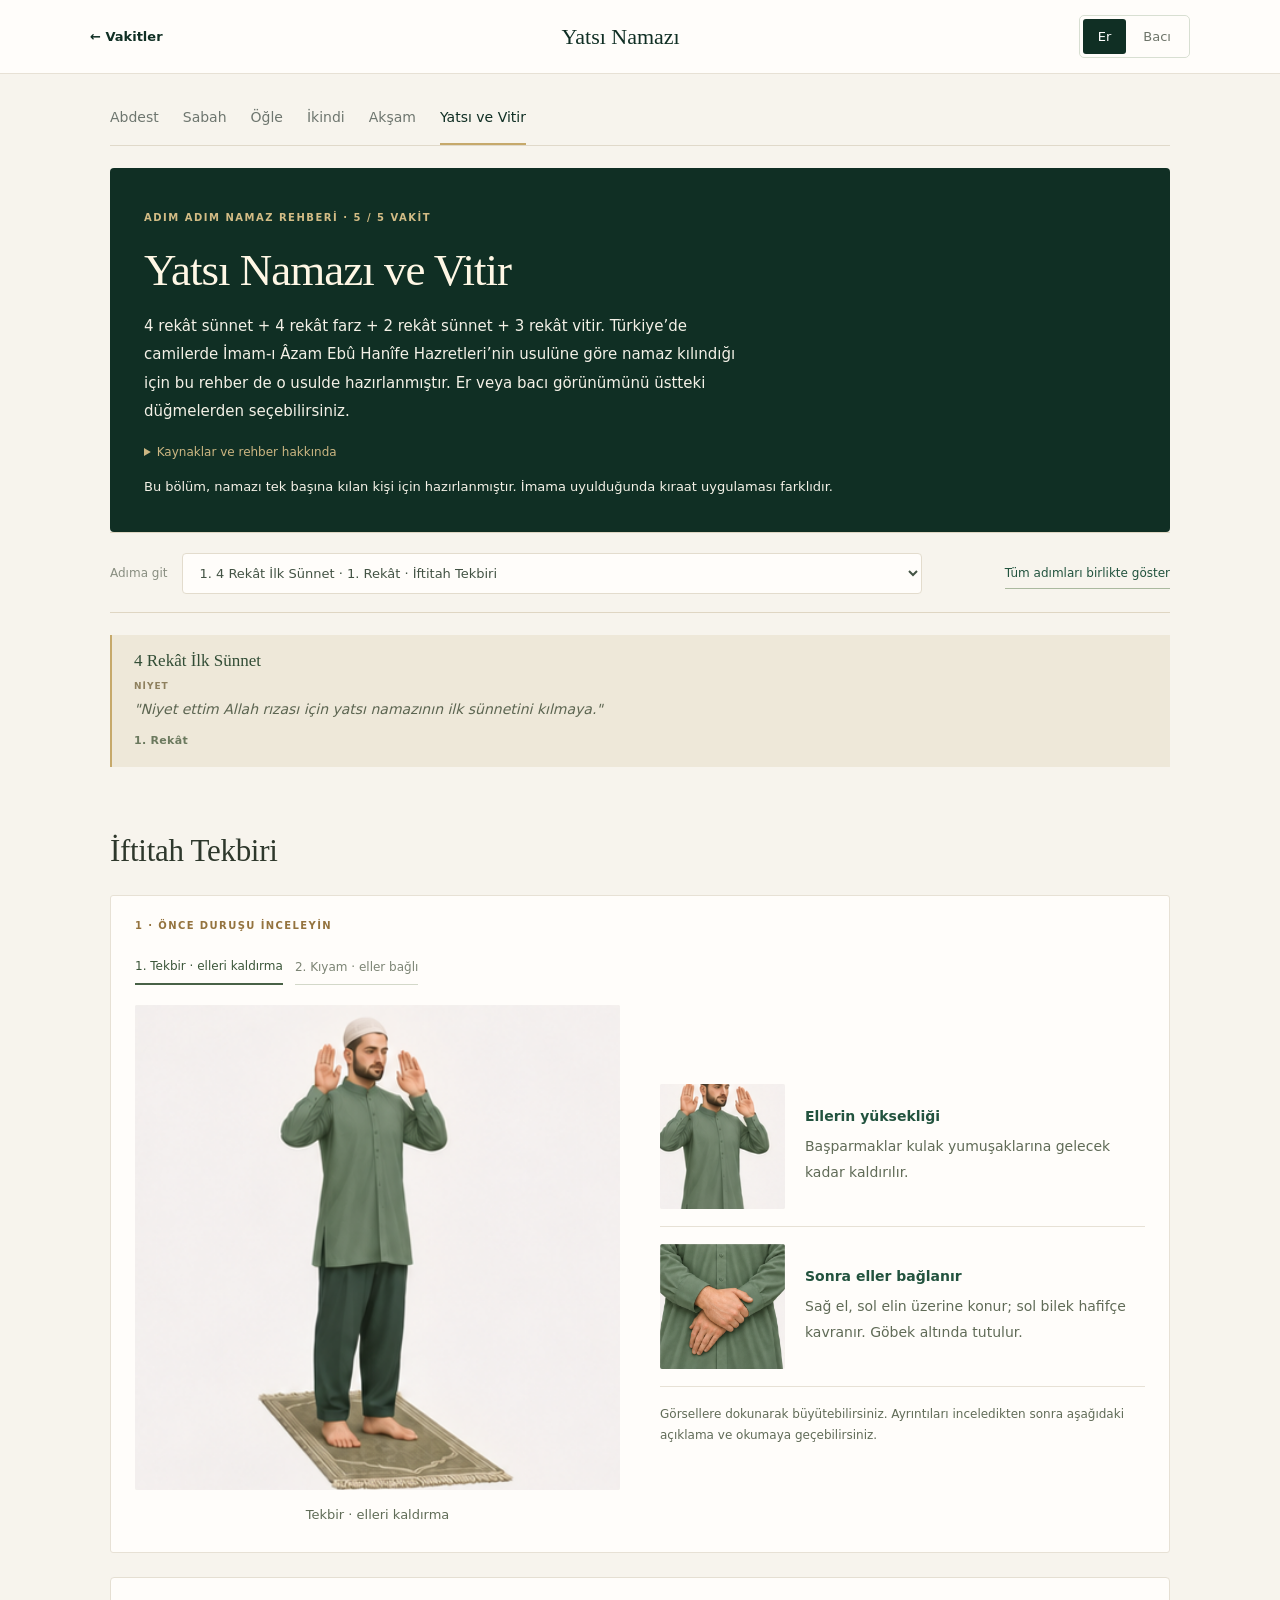
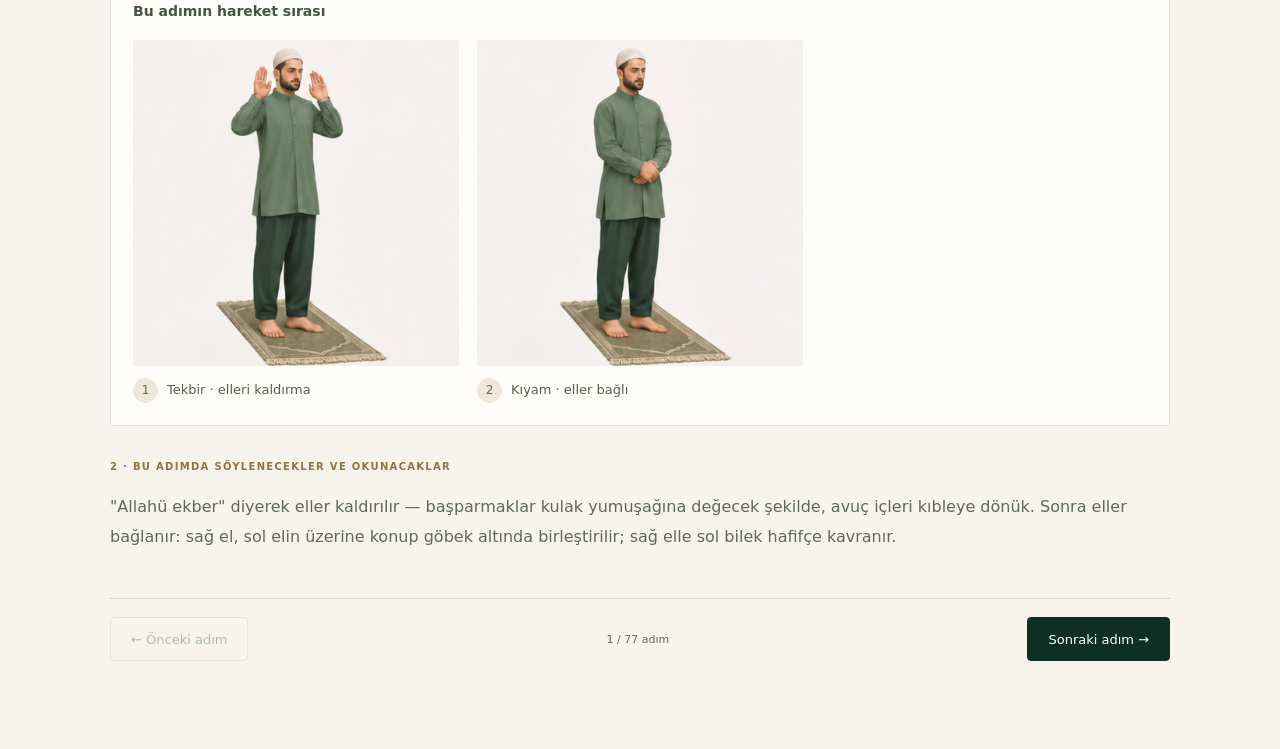
<file: yatsi-namazi.html>
<!doctype html>
<html lang="tr">
<head>
<meta charset="utf-8">
<meta name="viewport" content="width=device-width, initial-scale=1">

<title>Yatsı Namazı ve Vitir — Adım Adım Namaz Rehberi</title>
<meta name="description" content="İmam-ı Âzam Ebû Hanîfe Hazretleri’nin kurucusu olduğu Hanefî mezhebine göre, kadın ve erkek için ayrı duruş notlarıyla, adım adım Yatsı Namazı ve Vitir rehberi.">
<style>
@font-face {
  font-family: "Amiri";
  font-weight: 400;
  font-style: normal;
  font-display: swap;
  src: url(assets/amiri.woff2) format("woff2");
}
@font-face {
  font-family: "Amiri";
  font-weight: 700;
  font-style: normal;
  font-display: swap;
  src: url(assets/amiri.woff2) format("woff2");
}

:root {
  --ink: #1b2e28;
  --page: #faf6ec;
  --panel: #f1e9d8;
  --panel-line: #ddd0b0;
  --emerald: #1f6e55;
  --emerald-deep: #164f3d;
  --gold: #8f6f2a;
  --muted: #6b6154;
  --recite-bg: #fffdf8;
  --recite-line: #e4d6ae;
  --focus: #1f6e55;
}

@media (prefers-color-scheme: dark) {
  :root {
    --ink: #ece4d2;
    --page: #11201a;
    --panel: #192a23;
    --panel-line: #2c4138;
    --emerald: #52b091;
    --emerald-deep: #7bcbae;
    --gold: #d1ab5c;
    --muted: #a69c8c;
    --recite-bg: #16251f;
    --recite-line: #2d4139;
    --focus: #52b091;
  }
}
:root[data-theme="dark"] {
  --ink: #ece4d2;
  --page: #11201a;
  --panel: #192a23;
  --panel-line: #2c4138;
  --emerald: #52b091;
  --emerald-deep: #7bcbae;
  --gold: #d1ab5c;
  --muted: #a69c8c;
  --recite-bg: #16251f;
  --recite-line: #2d4139;
  --focus: #52b091;
}
:root[data-theme="light"] {
  --ink: #1b2e28;
  --page: #faf6ec;
  --panel: #f1e9d8;
  --panel-line: #ddd0b0;
  --emerald: #1f6e55;
  --emerald-deep: #164f3d;
  --gold: #8f6f2a;
  --muted: #6b6154;
  --recite-bg: #fffdf8;
  --recite-line: #e4d6ae;
  --focus: #1f6e55;
}

* { box-sizing: border-box; }

html, body {
  margin: 0;
  padding: 0;
  background: var(--page);
  color: var(--ink);
}

body {
  font-family: ui-serif, Georgia, "Iowan Old Style", "Noto Serif", serif;
  line-height: 1.6;
}

.wrap {
  max-width: 700px;
  margin: 0 auto;
  padding: 0 20px 80px;
}

/* ---------- Top bar ---------- */

.topbar {
  position: sticky;
  top: 0;
  z-index: 10;
  background: var(--page);
  border-bottom: 1px solid var(--panel-line);
  padding: 14px 20px;
}

.topbar-inner {
  max-width: 700px;
  margin: 0 auto;
  display: flex;
  align-items: center;
  justify-content: space-between;
  gap: 12px;
  flex-wrap: wrap;
}

.topbar-title {
  font-size: 1rem;
  font-weight: 700;
  letter-spacing: 0.02em;
  color: var(--emerald);
}

.gender-toggle {
  display: inline-flex;
  background: var(--panel);
  border: 1px solid var(--panel-line);
  border-radius: 999px;
  padding: 3px;
  font-family: system-ui, -apple-system, "Segoe UI", sans-serif;
}

.gender-toggle button {
  appearance: none;
  border: none;
  background: transparent;
  font-size: 0.82rem;
  font-weight: 600;
  padding: 6px 14px;
  border-radius: 999px;
  color: var(--muted);
  cursor: pointer;
  font-family: inherit;
}

.gender-toggle button[aria-pressed="true"] {
  background: var(--emerald);
  color: var(--page);
}

.gender-toggle button:focus-visible {
  outline: 2px solid var(--focus);
  outline-offset: 2px;
}

/* ---------- Header ---------- */

header.hero {
  padding: 36px 0 18px;
  font-family: system-ui, -apple-system, "Segoe UI", sans-serif;
}

.eyebrow {
  font-size: 0.78rem;
  text-transform: uppercase;
  letter-spacing: 0.12em;
  color: var(--gold);
  font-weight: 700;
}

h1 {
  font-family: ui-serif, Georgia, "Iowan Old Style", "Noto Serif", serif;
  font-size: clamp(1.8rem, 5vw, 2.4rem);
  margin: 0.2em 0 0.3em;
  text-wrap: balance;
}

.hero p.lede {
  color: var(--muted);
  font-size: 0.98rem;
  max-width: 62ch;
}

.source-note {
  margin-top: 16px;
  padding: 12px 16px;
  background: var(--panel);
  border: 1px solid var(--panel-line);
  border-radius: 10px;
  font-size: 0.85rem;
  color: var(--muted);
  font-family: system-ui, -apple-system, "Segoe UI", sans-serif;
}

.source-note strong { color: var(--ink); }

/* ---------- Section dividers (Sünnet / Farz) ---------- */

.unit-divider {
  margin: 48px 0 20px;
  padding-top: 28px;
  border-top: 2px solid var(--panel-line);
  font-family: system-ui, -apple-system, "Segoe UI", sans-serif;
}

.unit-divider h2 {
  font-family: ui-serif, Georgia, "Iowan Old Style", serif;
  font-size: 1.5rem;
  margin: 0 0 4px;
  color: var(--emerald);
}

.unit-divider .unit-desc {
  font-size: 0.88rem;
  color: var(--muted);
  margin: 0;
}

.niyet-box {
  margin-top: 16px;
  padding: 14px 16px;
  border-left: 3px solid var(--gold);
  background: var(--panel);
  border-radius: 0 10px 10px 0;
  font-size: 0.95rem;
}

.niyet-box .niyet-label {
  font-family: system-ui, -apple-system, "Segoe UI", sans-serif;
  font-size: 0.75rem;
  text-transform: uppercase;
  letter-spacing: 0.08em;
  color: var(--gold);
  font-weight: 700;
  display: block;
  margin-bottom: 4px;
}

.rekat-mark {
  font-family: system-ui, -apple-system, "Segoe UI", sans-serif;
  font-size: 0.78rem;
  text-transform: uppercase;
  letter-spacing: 0.1em;
  color: var(--muted);
  margin: 36px 0 10px;
  display: flex;
  align-items: center;
  gap: 10px;
}

.rekat-mark::after {
  content: "";
  flex: 1;
  height: 1px;
  background: var(--panel-line);
}

/* ---------- Step ---------- */

.step {
  display: grid;
  grid-template-columns: 34px 1fr;
  gap: 14px;
  margin: 22px 0;
}

.step-num {
  width: 34px;
  height: 34px;
  border-radius: 50%;
  background: var(--panel);
  border: 1px solid var(--panel-line);
  color: var(--emerald);
  display: flex;
  align-items: center;
  justify-content: center;
  font-family: system-ui, -apple-system, "Segoe UI", sans-serif;
  font-weight: 700;
  font-size: 0.9rem;
  flex-shrink: 0;
}

.step-body h3 {
  font-family: system-ui, -apple-system, "Segoe UI", sans-serif;
  font-size: 1.02rem;
  margin: 4px 0 6px;
  color: var(--ink);
}

.step-body p.posture {
  margin: 0 0 10px;
  font-size: 0.96rem;
}

.step-body p.posture .note {
  color: var(--muted);
  font-size: 0.86rem;
}

/* gender-conditional spans */
html[data-gender="erkek"] .g-kadin { display: none; }
html[data-gender="kadin"] .g-erkek { display: none; }

.g-erkek, .g-kadin {
  padding: 1px 4px;
  border-radius: 4px;
}

/* ---------- Recitation block ---------- */

.recite {
  background: var(--recite-bg);
  border: 1px solid var(--recite-line);
  border-radius: 12px;
  padding: 18px 20px;
  margin-top: 4px;
}

.recite + .recite { margin-top: 12px; }

.recite .recite-title {
  font-family: system-ui, -apple-system, "Segoe UI", sans-serif;
  font-size: 0.78rem;
  text-transform: uppercase;
  letter-spacing: 0.08em;
  color: var(--gold);
  font-weight: 700;
  margin: 0 0 10px;
}

.arabic {
  font-family: "Amiri", "Traditional Arabic", "Scheherazade New", serif;
  direction: rtl;
  text-align: center;
  font-size: 0.98rem;
  line-height: 1.75;
  color: var(--ink);
  margin: 0 0 12px;
}

.okunus {
  font-family: system-ui, -apple-system, "Segoe UI", sans-serif;
  font-style: italic;
  color: var(--muted);
  font-size: 0.92rem;
  margin: 0 0 10px;
}

.okunus::before {
  content: "Okunuşu: ";
  font-style: normal;
  font-weight: 600;
  color: var(--ink);
}

.meal {
  font-family: system-ui, -apple-system, "Segoe UI", sans-serif;
  font-size: 1.02rem;
  margin: 0;
}

.meal .meal-label {
  font-weight: 600;
  color: var(--emerald-deep);
}

.tesbih-count {
  display: inline-block;
  font-family: system-ui, -apple-system, "Segoe UI", sans-serif;
  font-size: 0.74rem;
  background: var(--panel);
  color: var(--muted);
  padding: 2px 8px;
  border-radius: 999px;
  margin-left: 6px;
  vertical-align: middle;
}

footer {
  margin-top: 60px;
  padding-top: 20px;
  border-top: 1px solid var(--panel-line);
  font-family: system-ui, -apple-system, "Segoe UI", sans-serif;
  font-size: 0.82rem;
  color: var(--muted);
}

a { color: var(--emerald-deep); }

@media (max-width: 480px) {
  .arabic { font-size: 0.9rem; line-height: 1.7; }
  .step { grid-template-columns: 28px 1fr; }
  .step-num { width: 28px; height: 28px; font-size: 0.8rem; }
}


.vakit-nav {
  display: flex;
  gap: 8px;
  overflow-x: auto;
  padding: 18px 0 2px;
  font-family: system-ui, -apple-system, "Segoe UI", sans-serif;
}
.vakit-nav a {
  flex: 0 0 auto;
  padding: 7px 15px;
  border-radius: 999px;
  border: 1px solid var(--panel-line);
  color: var(--muted);
  text-decoration: none;
  font-size: 0.82rem;
  font-weight: 600;
}
.vakit-nav a.active {
  background: var(--emerald);
  color: var(--page);
  border-color: var(--emerald);
}
</style>
<link rel="stylesheet" href="assets/gorseller.css">
<link rel="stylesheet" href="assets/tema.css">
</head><body>

<div class="topbar">
  <div class="topbar-inner">
    <span class="topbar-title">Yatsı Namazı</span>
    <div class="gender-toggle" role="group" aria-label="Duruş görünümü">
      <button type="button" id="btn-erkek" aria-pressed="true">Er</button>
      <button type="button" id="btn-kadin" aria-pressed="false">Bacı</button>
    </div>
  </div>
</div>

<div class="wrap">

  <nav class="vakit-nav"><a href="abdest.html">Abdest</a>
    <a href="sabah-namazi.html">Sabah</a>
    <a href="ogle-namazi.html">Öğle</a>
    <a href="ikindi-namazi.html">İkindi</a>
    <a href="aksam-namazi.html">Akşam</a>
    <a href="yatsi-namazi.html" class="active">Yatsı ve Vitir</a>
  </nav>

  <header class="hero">
    <span class="eyebrow">Adım Adım Namaz Rehberi · 5 / 5 vakit</span>
    <h1>Yatsı Namazı ve Vitir</h1>
    <p class="lede">4 rekât sünnet + 4 rekât farz + 2 rekât sünnet + 3 rekât vitir. Türkiye’de camilerde İmam-ı Âzam Ebû Hanîfe Hazretleri’nin usulüne göre namaz kılındığı için bu rehber de o usulde hazırlanmıştır. Er veya bacı görünümünü üstteki düğmelerden seçebilirsiniz.</p>
    <div class="source-note">
      <strong>Kaynaklar:</strong> Kur'an-ı Kerim âyetlerinin Türkçe meali <strong>Prof. Dr. Ömer Çelik</strong> mealinden alınmıştır. Sübhâneke, Ettehiyyâtü, Salli–Bârik, Rabbenâ ve Kunût dualarının Arapça metni ve anlamı Millî Eğitim Bakanlığı'nın "Namaz Duaları ve Sureleri" kaynağına dayanmaktadır. Kadın–erkek duruş farkları Diyanet İşleri Başkanlığı'nın resmî açıklamasından alınmıştır.
    <ul class="source-links"><li><a href="https://kurul.diyanet.gov.tr/tr/fetva/kilinis-bakimindan-kadinlarin-namazi-ile-erkeklerin-namazi-arasinda-ne-gibi-farklar-bulunmaktadir/0193c42d-64a5-7ba1-9af3-f9f4a7f97245" target="_blank" rel="noopener">Diyanet — Er ve bacı duruşları</a></li><li><a href="https://kurul.diyanet.gov.tr/tr/fetva/namazda-fatihadan-sonra-okunacak-ayet-veya-sureler-icin-besmele-cekilir-mi/0193c42d-4fd1-7daa-1cd8-e3e31c2535c1" target="_blank" rel="noopener">Diyanet — Namazda besmele</a></li><li><a href="https://www.diyanet.gov.tr/icerik/10151" target="_blank" rel="noopener">Diyanet — Secdede ayakların yerleşimi</a></li><li><a href="https://kurul.diyanet.gov.tr/tr/fetva/ikindi-namazinin-sunneti-ile-yatsi-namazinin-ilk-sunnetinin-birinci-oturuslarinda-nicin-salli-ve-barik-ve-ucuncu-rekatin-basinda-subhaneke-dualari-okunur/0193c42d-547b-7b06-0e8e-33a7ee736367" target="_blank" rel="noopener">Diyanet — İlk oturuşta Salli–Bârik</a></li></ul></div>
  <p class="scope-note">Bu bölüm, namazı tek başına kılan kişi için hazırlanmıştır. İmama uyulduğunda kıraat uygulaması farklıdır.</p>
  </header>

  <section class="unit-divider">
    <h2>4 Rekât İlk Sünnet</h2>
    <p class="unit-desc">Yatsı farzından önce kılınan, gayr-i müekked (kuvveti daha az tavsiye edilen) 4 rekâtlık sünnet. ikindinin sünnetiyle aynı kuralları izler.</p>
    <div class="niyet-box">
      <span class="niyet-label">Niyet</span>
      <em>"Niyet ettim Allah rızası için yatsı namazının ilk sünnetini kılmaya."</em>
    </div>
  </section>

  <p class="rekat-mark">1. Rekât</p>

  <div class="step">
    <span class="step-num">1</span>
    <div class="step-body">
      <h3>İftitah Tekbiri</h3><div class="pose-icon icon-tekbir" hidden></div>
      <p class="posture">"Allahü ekber" diyerek eller kaldırılır — <span class="g-erkek">başparmaklar kulak yumuşağına değecek şekilde, avuç içleri kıbleye dönük.</span><span class="g-kadin">eller omuz hizasına kadar kaldırılır, avuç içleri kıbleye dönük.</span> Sonra eller bağlanır: <span class="g-erkek">sağ el, sol elin üzerine konup göbek altında birleştirilir; sağ elle sol bilek hafifçe kavranır.</span><span class="g-kadin">sağ el, sol elin üzerine konarak göğüs hizasında birleştirilir; kavramadan, eller üst üste durur.</span></p>
    </div>
  </div>

  <div class="step">
    <span class="step-num">2</span>
    <div class="step-body">
      <h3>Sübhâneke, Fâtiha ve Zamm-ı Sûre</h3><div class="pose-icon icon-kiyam" hidden></div>
      <div class="recite">
        <p class="arabic">سُبْحَانَكَ اللَّهُمَّ وَبِحَمْدِكَ وَتَبَارَكَ اسْمُكَ وَتَعَالَى جَدُّكَ وَلَا إِلَٰهَ غَيْرُكَ</p>
        <p class="okunus">Sübhânekellâhümme ve bi hamdik ve tebârakesmük ve teâlâ ceddük ve lâ ilâhe ğayruk.</p>
        <p class="meal"><span class="meal-label">Anlamı:</span> Allah'ım! Sen eksik sıfatlardan pak ve uzaksın. Seni daima böyle tenzih eder ve överim. Senin adın mübarektir. Varlığın her şeyden üstündür. Senden başka ilah yoktur.</p>
      </div>
      <div class="recite">
        <p class="arabic">أَعُوذُ بِاللَّهِ مِنَ الشَّيْطَانِ الرَّجِيمِ ۝ بِسْمِ اللَّهِ الرَّحْمَٰنِ الرَّحِيمِ</p>
        <p class="okunus">Eûzü billâhi mineş-şeytânir-racîm. Bismillâhir-rahmânir-rahîm.</p>
        <p class="meal"><span class="meal-label">Anlamı:</span> Kovulmuş şeytanın şerrinden Allah'a sığınırım. Rahmân ve Rahîm olan Allah'ın adıyla.</p>
      </div>
      <div class="recite">
        <p class="arabic">الْحَمْدُ لِلَّهِ رَبِّ الْعَالَمِينَ ۝ الرَّحْمَٰنِ الرَّحِيمِ ۝ مَالِكِ يَوْمِ الدِّينِ ۝ إِيَّاكَ نَعْبُدُ وَإِيَّاكَ نَسْتَعِينُ ۝ اهْدِنَا الصِّرَاطَ الْمُسْتَقِيمَ ۝ صِرَاطَ الَّذِينَ أَنْعَمْتَ عَلَيْهِمْ غَيْرِ الْمَغْضُوبِ عَلَيْهِمْ وَلَا الضَّالِّينَ</p>
        <p class="okunus">Elhamdü lillâhi rabbil'âlemîn. Errahmânir'rahîm. Mâliki yevmiddîn. İyyâke na'büdü ve iyyâke nesteîn. İhdinessırâtal müstakîm. Sırâtallezîne en'amte aleyhim ğayril mağdûbi aleyhim ve leddâllîn.</p>
        <p class="meal"><span class="meal-label">Meal (Prof. Dr. Ömer Çelik):</span> Hamd, âlemlerin Rabbi Allah'a mahsustur. O, Rahmân ve Rahîm'dir. O, hesap ve ceza gününün tek sahibidir. Rabbimiz! Sadece sana kulluk eder ve sadece senden yardım isteriz. Bizi dosdoğru yola eriştir; kendilerine nimet verdiklerinin yoluna. Gazaba uğrayanların ve azıp sapanların yoluna değil.</p>
      </div>
      <div class="recite">
        <p class="arabic">قُلْ هُوَ اللَّهُ أَحَدٌ ۝ اللَّهُ الصَّمَدُ ۝ لَمْ يَلِدْ وَلَمْ يُولَدْ ۝ وَلَمْ يَكُنْ لَهُ كُفُوًا أَحَدٌ</p>
        <p class="okunus">Kul hüvallâhü ehad. Allâhüssamed. Lem yelid ve lem yûled. Ve lem yekün lehû küfüven ehad.</p>
        <p class="meal"><span class="meal-label">Meal (Prof. Dr. Ömer Çelik):</span> De ki: O Allah birdir. Her şey O Allah'a muhtaçken O hiçbir şeye muhtaç değildir. O, doğurmamış ve doğmamıştır. Hiçbir şey O'na denk değildir.</p>
      </div>
    </div>
  </div>

  <div class="step">
    <span class="step-num">3</span>
    <div class="step-body">
      <h3>Rükû</h3><div class="pose-icon icon-ruku" hidden></div>
      <p class="posture">"Allahü ekber" diyerek eğilinir — <span class="g-erkek">sırt düz tutulur, baş sırtla aynı hizada olur, eller dizleri tam kavrar, dirsekler bedenden açık, parmaklar ayrık.</span><span class="g-kadin">sırt tam düz değil, hafifçe eğik tutulur; eller dizlere hafifçe konur, dizler hafif bükülü, dirsekler bedene yakın tutulur.</span></p>
      <div class="recite">
        <p class="arabic">سُبْحَانَ رَبِّيَ الْعَظِيمِ</p>
        <p class="okunus">Sübhâne rabbiyel azîm. <span class="tesbih-count">3 kere</span></p>
        <p class="meal"><span class="meal-label">Anlamı:</span> Yüce Rabbimi her türlü noksanlıktan tenzih ederim.</p>
      </div>
    </div>
  </div>

  <div class="step">
    <span class="step-num">4</span>
    <div class="step-body">
      <h3>Doğrulma ve Secde (1.)</h3><div class="pose-icon icon-secde" hidden></div>
      <p class="posture">Rükûdan tam doğrulup dikilirken "Semi'allâhü limen hamideh" denir; tam doğrulunca "Rabbenâ lekel hamd" denir. Kısa bir an sakin biçimde beklenir.</p>
      <p class="posture">"Allahü ekber" diyerek secdeye varılır — <span class="g-erkek">önce dizler, sonra eller, sonra burun ve alın yere konur; kollar gövdeden ve karından ayrık tutulur, dirsekler yerden kalkık durur.</span><span class="g-kadin">vücut toplu tutulur, kollar yanlara yakın durur, karın uyluklara değecek şekilde yere yakın durulur.</span></p>
      <div class="recite">
        <p class="arabic">سُبْحَانَ رَبِّيَ الْأَعْلَى</p>
        <p class="okunus">Sübhâne rabbiyel a'lâ. <span class="tesbih-count">3 kere</span></p>
        <p class="meal"><span class="meal-label">Anlamı:</span> En yüce Rabbimi her türlü noksanlıktan tenzih ederim.</p>
      </div>
    </div>
  </div>

  <div class="step">
    <span class="step-num">5</span>
    <div class="step-body">
      <h3>Celse ve Secde (2.)</h3><div class="pose-icon icon-celse" hidden></div>
      <p class="posture">"Allahü ekber" diyerek doğrulup kısaca oturulur — <span class="g-erkek">sol ayak yatık şekilde altına alınıp üzerine oturulur, sağ ayağın parmakları kıbleye dönük dik tutulur.</span><span class="g-kadin">her iki ayak da sağ tarafa yatık şekilde yere yaslanır, bu şekilde oturulur.</span></p>
      <p class="posture">"Allahü ekber" diyerek tekrar secdeye varılır, aynı duruşla.</p>
      <div class="recite">
        <p class="arabic">سُبْحَانَ رَبِّيَ الْأَعْلَى</p>
        <p class="okunus">Sübhâne rabbiyel a'lâ. <span class="tesbih-count">3 kere</span></p>
        <p class="meal"><span class="meal-label">Anlamı:</span> En yüce Rabbimi her türlü noksanlıktan tenzih ederim.</p>
      </div>
    </div>
  </div>

  <p class="rekat-mark">2. Rekât</p>

  <div class="step">
    <span class="step-num">6</span>
    <div class="step-body">
      <h3>Ayağa Kalkış</h3><p class="posture">“Allahü ekber” diyerek ayağa kalkılır ve eller bağlanır.</p><div class="pose-icon icon-kalkis" hidden></div>
      <p class="posture note">Sübhâneke ve Eûzü tekrar okunmaz.</p>
    </div>
  </div>

  <div class="step">
    <span class="step-num">7</span>
    <div class="step-body">
      <h3>Besmele, Fâtiha ve Zamm-ı Sûre</h3><div class="pose-icon icon-kiyam" hidden></div>
      <div class="recite">
        <p class="arabic">بِسْمِ اللَّهِ الرَّحْمَٰنِ الرَّحِيمِ</p>
        <p class="okunus">Bismillâhir-rahmânir-rahîm.</p>
        <p class="meal"><span class="meal-label">Anlamı:</span> Rahmân ve Rahîm olan Allah'ın adıyla.</p>
      </div>
      <div class="recite">
        <p class="arabic">الْحَمْدُ لِلَّهِ رَبِّ الْعَالَمِينَ ۝ الرَّحْمَٰنِ الرَّحِيمِ ۝ مَالِكِ يَوْمِ الدِّينِ ۝ إِيَّاكَ نَعْبُدُ وَإِيَّاكَ نَسْتَعِينُ ۝ اهْدِنَا الصِّرَاطَ الْمُسْتَقِيمَ ۝ صِرَاطَ الَّذِينَ أَنْعَمْتَ عَلَيْهِمْ غَيْرِ الْمَغْضُوبِ عَلَيْهِمْ وَلَا الضَّالِّينَ</p>
        <p class="okunus">Elhamdü lillâhi rabbil'âlemîn. Errahmânir'rahîm. Mâliki yevmiddîn. İyyâke na'büdü ve iyyâke nesteîn. İhdinessırâtal müstakîm. Sırâtallezîne en'amte aleyhim ğayril mağdûbi aleyhim ve leddâllîn.</p>
        <p class="meal"><span class="meal-label">Meal (Prof. Dr. Ömer Çelik):</span> Hamd, âlemlerin Rabbi Allah'a mahsustur. O, Rahmân ve Rahîm'dir. O, hesap ve ceza gününün tek sahibidir. Rabbimiz! Sadece sana kulluk eder ve sadece senden yardım isteriz. Bizi dosdoğru yola eriştir; kendilerine nimet verdiklerinin yoluna. Gazaba uğrayanların ve azıp sapanların yoluna değil.</p>
      </div>
      <div class="recite">
        <p class="arabic">قُلْ هُوَ اللَّهُ أَحَدٌ ۝ اللَّهُ الصَّمَدُ ۝ لَمْ يَلِدْ وَلَمْ يُولَدْ ۝ وَلَمْ يَكُنْ لَهُ كُفُوًا أَحَدٌ</p>
        <p class="okunus">Kul hüvallâhü ehad. Allâhüssamed. Lem yelid ve lem yûled. Ve lem yekün lehû küfüven ehad.</p>
        <p class="meal"><span class="meal-label">Meal (Prof. Dr. Ömer Çelik):</span> De ki: O Allah birdir. Her şey O Allah'a muhtaçken O hiçbir şeye muhtaç değildir. O, doğurmamış ve doğmamıştır. Hiçbir şey O'na denk değildir.</p>
      </div>
    </div>
  </div>

  <div class="step">
    <span class="step-num">8</span>
    <div class="step-body">
      <h3>Rükû</h3><div class="pose-icon icon-ruku" hidden></div>
      <p class="posture">1. rekâttekiyle aynı duruşla eğilinir.</p>
      <div class="recite">
        <p class="arabic">سُبْحَانَ رَبِّيَ الْعَظِيمِ</p>
        <p class="okunus">Sübhâne rabbiyel azîm. <span class="tesbih-count">3 kere</span></p>
        <p class="meal"><span class="meal-label">Anlamı:</span> Yüce Rabbimi her türlü noksanlıktan tenzih ederim.</p>
      </div>
    </div>
  </div>

  <div class="step">
    <span class="step-num">9</span>
    <div class="step-body">
      <h3>Doğrulma ve Secde (1.)</h3><div class="pose-icon icon-secde" hidden></div>
      <p class="posture">Rükûdan tam doğrulup dikilirken "Semi'allâhü limen hamideh" denir; tam doğrulunca "Rabbenâ lekel hamd" denir. Kısa bir an sakin biçimde beklenir.</p>
      <p class="posture">"Allahü ekber" diyerek secdeye varılır — <span class="g-erkek">önce dizler, sonra eller, sonra burun ve alın yere konur; kollar gövdeden ve karından ayrık tutulur, dirsekler yerden kalkık durur.</span><span class="g-kadin">vücut toplu tutulur, kollar yanlara yakın durur, karın uyluklara değecek şekilde yere yakın durulur.</span></p>
      <div class="recite">
        <p class="arabic">سُبْحَانَ رَبِّيَ الْأَعْلَى</p>
        <p class="okunus">Sübhâne rabbiyel a'lâ. <span class="tesbih-count">3 kere</span></p>
        <p class="meal"><span class="meal-label">Anlamı:</span> En yüce Rabbimi her türlü noksanlıktan tenzih ederim.</p>
      </div>
    </div>
  </div>

  <div class="step">
    <span class="step-num">10</span>
    <div class="step-body">
      <h3>Celse ve Secde (2.)</h3><div class="pose-icon icon-celse" hidden></div>
      <p class="posture">"Allahü ekber" diyerek doğrulup kısaca oturulur — <span class="g-erkek">sol ayak yatık şekilde altına alınıp üzerine oturulur, sağ ayağın parmakları kıbleye dönük dik tutulur.</span><span class="g-kadin">her iki ayak da sağ tarafa yatık şekilde yere yaslanır, bu şekilde oturulur.</span></p>
      <p class="posture">"Allahü ekber" diyerek tekrar secdeye varılır, aynı duruşla.</p>
      <div class="recite">
        <p class="arabic">سُبْحَانَ رَبِّيَ الْأَعْلَى</p>
        <p class="okunus">Sübhâne rabbiyel a'lâ. <span class="tesbih-count">3 kere</span></p>
        <p class="meal"><span class="meal-label">Anlamı:</span> En yüce Rabbimi her türlü noksanlıktan tenzih ederim.</p>
      </div>
    </div>
  </div>

  <div class="step">
    <span class="step-num">11</span>
    <div class="step-body">
      <h3>Birinci Oturuş — Ettehiyyâtü ve Salli–Bârik</h3><div class="pose-icon icon-oturus" hidden></div>
      <p class="posture note">Yatsının ilk sünneti de ikindinin sünneti gibi gayr-i müekkeddir. Bu ilk oturuşta Ettehiyyâtü ve Salli–Bârik okunur; sonra üçüncü rekâta kalkılır.</p>
      <div class="recite">
        <p class="recite-title">Ettehiyyâtü</p>
        <p class="arabic">التَّحِيَّاتُ لِلَّهِ وَالصَّلَوَاتُ وَالطَّيِّبَاتُ، السَّلَامُ عَلَيْكَ أَيُّهَا النَّبِيُّ وَرَحْمَةُ اللَّهِ وَبَرَكَاتُهُ، السَّلَامُ عَلَيْنَا وَعَلَى عِبَادِ اللَّهِ الصَّالِحِينَ، أَشْهَدُ أَنْ لَا إِلَٰهَ إِلَّا اللَّهُ وَأَشْهَدُ أَنَّ مُحَمَّدًا عَبْدُهُ وَرَسُولُهُ</p>
        <p class="okunus">Ettehiyyâtü lillâhi vessalevâtü vettayyibât. Esselâmü aleyke eyyühen-Nebiyyü ve rahmetullâhi ve berakâtüh. Esselâmü aleynâ ve alâ ibâdillâhis-sâlihîn. Eşhedü en lâ ilâhe illallâh ve eşhedü enne Muhammeden abdühû ve rasûlüh.</p>
        <p class="meal"><span class="meal-label">Anlamı:</span> Dil ile, beden ve mal ile yapılan bütün ibadetler Allah'adır. Ey Peygamber! Allah'ın selâmı, rahmeti ve bereketleri senin üzerine olsun. Selâm bizim üzerimize ve Allah'ın bütün iyi kulları üzerine olsun. Şahitlik ederim ki Allah'tan başka ilah yoktur; yine şahitlik ederim ki Muhammed, O'nun kulu ve Peygamberidir.</p>
      </div>
      <p class="posture">Ettehiyyâtü okunurken sağ elin işaret parmağı, “Lâ ilâhe” denildiğinde kaldırılır; “illallâh” denildiğinde indirilir.</p>
      <div class="recite">
        <p class="recite-title">Allahümme Salli</p>
        <p class="arabic">اللَّهُمَّ صَلِّ عَلَى مُحَمَّدٍ وَعَلَى آلِ مُحَمَّدٍ كَمَا صَلَّيْتَ عَلَى إِبْرَاهِيمَ وَعَلَى آلِ إِبْرَاهِيمَ إِنَّكَ حَمِيدٌ مَجِيدٌ</p>
        <p class="okunus">Allâhümme salli alâ Muhammedin ve alâ âli Muhammed, kemâ salleyte alâ İbrâhîme ve alâ âli İbrâhîm, inneke hamîdün mecîd.</p>
        <p class="meal"><span class="meal-label">Anlamı:</span> Allah'ım! Muhammed'e ve Muhammed'in ümmetine rahmet eyle, şerefini yücelt; İbrahim'e ve İbrahim'in ümmetine rahmet ettiğin gibi. Şüphesiz övülmeye lâyık yalnız sensin, şan ve şeref sahibi de sensin.</p>
      </div>
      <div class="recite">
        <p class="recite-title">Allahümme Bârik</p>
        <p class="arabic">اللَّهُمَّ بَارِكْ عَلَى مُحَمَّدٍ وَعَلَى آلِ مُحَمَّدٍ كَمَا بَارَكْتَ عَلَى إِبْرَاهِيمَ وَعَلَى آلِ إِبْرَاهِيمَ إِنَّكَ حَمِيدٌ مَجِيدٌ</p>
        <p class="okunus">Allâhümme bârik alâ Muhammedin ve alâ âli Muhammed, kemâ bârekte alâ İbrâhîme ve alâ âli İbrâhîm, inneke hamîdün mecîd.</p>
        <p class="meal"><span class="meal-label">Anlamı:</span> Allah'ım! Muhammed'e ve Muhammed'in ümmetine hayır ve bereket ver; İbrahim'e ve İbrahim'in ümmetine verdiğin gibi. Şüphesiz övülmeye lâyık yalnız sensin, şan ve şeref sahibi de sensin.</p>
      </div>
      
      
    </div>
  </div>

  <p class="rekat-mark">3. Rekât</p>

  <div class="step">
    <span class="step-num">12</span>
    <div class="step-body">
      <h3>Üçüncü Rekâta Kalkış</h3><p class="posture">“Allahü ekber” diyerek ayağa kalkılır ve eller bağlanır.</p><div class="pose-icon icon-kalkis" hidden></div>
      <p class="posture note">Yeni bir 2 rekâtlık nafile birimi başlıyormuş gibi Sübhâneke ve Eûzü–Besmele tekrar okunur.</p>
    </div>
  </div>

  <div class="step">
    <span class="step-num">13</span>
    <div class="step-body">
      <h3>Sübhâneke, Fâtiha ve Zamm-ı Sûre (Tekrar)</h3><div class="pose-icon icon-kiyam" hidden></div>
      <div class="recite">
        <p class="arabic">سُبْحَانَكَ اللَّهُمَّ وَبِحَمْدِكَ وَتَبَارَكَ اسْمُكَ وَتَعَالَى جَدُّكَ وَلَا إِلَٰهَ غَيْرُكَ</p>
        <p class="okunus">Sübhânekellâhümme ve bi hamdik ve tebârakesmük ve teâlâ ceddük ve lâ ilâhe ğayruk.</p>
        <p class="meal"><span class="meal-label">Anlamı:</span> Allah'ım! Sen eksik sıfatlardan pak ve uzaksın. Seni daima böyle tenzih eder ve överim. Senin adın mübarektir. Varlığın her şeyden üstündür. Senden başka ilah yoktur.</p>
      </div>
      <div class="recite">
        <p class="arabic">أَعُوذُ بِاللَّهِ مِنَ الشَّيْطَانِ الرَّجِيمِ ۝ بِسْمِ اللَّهِ الرَّحْمَٰنِ الرَّحِيمِ</p>
        <p class="okunus">Eûzü billâhi mineş-şeytânir-racîm. Bismillâhir-rahmânir-rahîm.</p>
        <p class="meal"><span class="meal-label">Anlamı:</span> Kovulmuş şeytanın şerrinden Allah'a sığınırım. Rahmân ve Rahîm olan Allah'ın adıyla.</p>
      </div>
      <div class="recite">
        <p class="arabic">الْحَمْدُ لِلَّهِ رَبِّ الْعَالَمِينَ ۝ الرَّحْمَٰنِ الرَّحِيمِ ۝ مَالِكِ يَوْمِ الدِّينِ ۝ إِيَّاكَ نَعْبُدُ وَإِيَّاكَ نَسْتَعِينُ ۝ اهْدِنَا الصِّرَاطَ الْمُسْتَقِيمَ ۝ صِرَاطَ الَّذِينَ أَنْعَمْتَ عَلَيْهِمْ غَيْرِ الْمَغْضُوبِ عَلَيْهِمْ وَلَا الضَّالِّينَ</p>
        <p class="okunus">Elhamdü lillâhi rabbil'âlemîn. Errahmânir'rahîm. Mâliki yevmiddîn. İyyâke na'büdü ve iyyâke nesteîn. İhdinessırâtal müstakîm. Sırâtallezîne en'amte aleyhim ğayril mağdûbi aleyhim ve leddâllîn.</p>
        <p class="meal"><span class="meal-label">Meal (Prof. Dr. Ömer Çelik):</span> Hamd, âlemlerin Rabbi Allah'a mahsustur. O, Rahmân ve Rahîm'dir. O, hesap ve ceza gününün tek sahibidir. Rabbimiz! Sadece sana kulluk eder ve sadece senden yardım isteriz. Bizi dosdoğru yola eriştir; kendilerine nimet verdiklerinin yoluna. Gazaba uğrayanların ve azıp sapanların yoluna değil.</p>
      </div>
      <div class="recite">
        <p class="arabic">قُلْ هُوَ اللَّهُ أَحَدٌ ۝ اللَّهُ الصَّمَدُ ۝ لَمْ يَلِدْ وَلَمْ يُولَدْ ۝ وَلَمْ يَكُنْ لَهُ كُفُوًا أَحَدٌ</p>
        <p class="okunus">Kul hüvallâhü ehad. Allâhüssamed. Lem yelid ve lem yûled. Ve lem yekün lehû küfüven ehad.</p>
        <p class="meal"><span class="meal-label">Meal (Prof. Dr. Ömer Çelik):</span> De ki: O Allah birdir. Her şey O Allah'a muhtaçken O hiçbir şeye muhtaç değildir. O, doğurmamış ve doğmamıştır. Hiçbir şey O'na denk değildir.</p>
      </div>
    </div>
  </div>

  <div class="step">
    <span class="step-num">14</span>
    <div class="step-body">
      <h3>Rükû</h3><div class="pose-icon icon-ruku" hidden></div>
      <p class="posture">1. rekâttekiyle aynı duruşla eğilinir.</p>
      <div class="recite">
        <p class="arabic">سُبْحَانَ رَبِّيَ الْعَظِيمِ</p>
        <p class="okunus">Sübhâne rabbiyel azîm. <span class="tesbih-count">3 kere</span></p>
        <p class="meal"><span class="meal-label">Anlamı:</span> Yüce Rabbimi her türlü noksanlıktan tenzih ederim.</p>
      </div>
    </div>
  </div>

  <div class="step">
    <span class="step-num">15</span>
    <div class="step-body">
      <h3>Doğrulma ve Secde (1.)</h3><div class="pose-icon icon-secde" hidden></div>
      <p class="posture">Rükûdan tam doğrulup dikilirken "Semi'allâhü limen hamideh" denir; tam doğrulunca "Rabbenâ lekel hamd" denir. Kısa bir an sakin biçimde beklenir.</p>
      <p class="posture">"Allahü ekber" diyerek secdeye varılır — <span class="g-erkek">önce dizler, sonra eller, sonra burun ve alın yere konur; kollar gövdeden ve karından ayrık tutulur, dirsekler yerden kalkık durur.</span><span class="g-kadin">vücut toplu tutulur, kollar yanlara yakın durur, karın uyluklara değecek şekilde yere yakın durulur.</span></p>
      <div class="recite">
        <p class="arabic">سُبْحَانَ رَبِّيَ الْأَعْلَى</p>
        <p class="okunus">Sübhâne rabbiyel a'lâ. <span class="tesbih-count">3 kere</span></p>
        <p class="meal"><span class="meal-label">Anlamı:</span> En yüce Rabbimi her türlü noksanlıktan tenzih ederim.</p>
      </div>
    </div>
  </div>

  <div class="step">
    <span class="step-num">16</span>
    <div class="step-body">
      <h3>Celse ve Secde (2.)</h3><div class="pose-icon icon-celse" hidden></div>
      <p class="posture">"Allahü ekber" diyerek doğrulup kısaca oturulur — <span class="g-erkek">sol ayak yatık şekilde altına alınıp üzerine oturulur, sağ ayağın parmakları kıbleye dönük dik tutulur.</span><span class="g-kadin">her iki ayak da sağ tarafa yatık şekilde yere yaslanır, bu şekilde oturulur.</span></p>
      <p class="posture">"Allahü ekber" diyerek tekrar secdeye varılır, aynı duruşla.</p>
      <div class="recite">
        <p class="arabic">سُبْحَانَ رَبِّيَ الْأَعْلَى</p>
        <p class="okunus">Sübhâne rabbiyel a'lâ. <span class="tesbih-count">3 kere</span></p>
        <p class="meal"><span class="meal-label">Anlamı:</span> En yüce Rabbimi her türlü noksanlıktan tenzih ederim.</p>
      </div>
    </div>
  </div>

  <p class="rekat-mark">4. Rekât</p>

  <div class="step">
    <span class="step-num">17</span>
    <div class="step-body">
      <h3>Dördüncü Rekâta Kalkış</h3><p class="posture">“Allahü ekber” diyerek ayağa kalkılır ve eller bağlanır.</p><div class="pose-icon icon-kalkis" hidden></div>
      <p class="posture note">Bu kalkışta Sübhâneke ve Eûzü tekrar okunmaz.</p>
    </div>
  </div>

  <div class="step">
    <span class="step-num">18</span>
    <div class="step-body">
      <h3>Besmele, Fâtiha ve Zamm-ı Sûre</h3><div class="pose-icon icon-kiyam" hidden></div>
      <div class="recite">
        <p class="arabic">بِسْمِ اللَّهِ الرَّحْمَٰنِ الرَّحِيمِ</p>
        <p class="okunus">Bismillâhir-rahmânir-rahîm.</p>
        <p class="meal"><span class="meal-label">Anlamı:</span> Rahmân ve Rahîm olan Allah'ın adıyla.</p>
      </div>
      <div class="recite">
        <p class="arabic">الْحَمْدُ لِلَّهِ رَبِّ الْعَالَمِينَ ۝ الرَّحْمَٰنِ الرَّحِيمِ ۝ مَالِكِ يَوْمِ الدِّينِ ۝ إِيَّاكَ نَعْبُدُ وَإِيَّاكَ نَسْتَعِينُ ۝ اهْدِنَا الصِّرَاطَ الْمُسْتَقِيمَ ۝ صِرَاطَ الَّذِينَ أَنْعَمْتَ عَلَيْهِمْ غَيْرِ الْمَغْضُوبِ عَلَيْهِمْ وَلَا الضَّالِّينَ</p>
        <p class="okunus">Elhamdü lillâhi rabbil'âlemîn. Errahmânir'rahîm. Mâliki yevmiddîn. İyyâke na'büdü ve iyyâke nesteîn. İhdinessırâtal müstakîm. Sırâtallezîne en'amte aleyhim ğayril mağdûbi aleyhim ve leddâllîn.</p>
        <p class="meal"><span class="meal-label">Meal (Prof. Dr. Ömer Çelik):</span> Hamd, âlemlerin Rabbi Allah'a mahsustur. O, Rahmân ve Rahîm'dir. O, hesap ve ceza gününün tek sahibidir. Rabbimiz! Sadece sana kulluk eder ve sadece senden yardım isteriz. Bizi dosdoğru yola eriştir; kendilerine nimet verdiklerinin yoluna. Gazaba uğrayanların ve azıp sapanların yoluna değil.</p>
      </div>
      <div class="recite">
        <p class="arabic">قُلْ هُوَ اللَّهُ أَحَدٌ ۝ اللَّهُ الصَّمَدُ ۝ لَمْ يَلِدْ وَلَمْ يُولَدْ ۝ وَلَمْ يَكُنْ لَهُ كُفُوًا أَحَدٌ</p>
        <p class="okunus">Kul hüvallâhü ehad. Allâhüssamed. Lem yelid ve lem yûled. Ve lem yekün lehû küfüven ehad.</p>
        <p class="meal"><span class="meal-label">Meal (Prof. Dr. Ömer Çelik):</span> De ki: O Allah birdir. Her şey O Allah'a muhtaçken O hiçbir şeye muhtaç değildir. O, doğurmamış ve doğmamıştır. Hiçbir şey O'na denk değildir.</p>
      </div>
    </div>
  </div>

  <div class="step">
    <span class="step-num">19</span>
    <div class="step-body">
      <h3>Rükû</h3><div class="pose-icon icon-ruku" hidden></div>
      <p class="posture">1. rekâttekiyle aynı duruşla eğilinir.</p>
      <div class="recite">
        <p class="arabic">سُبْحَانَ رَبِّيَ الْعَظِيمِ</p>
        <p class="okunus">Sübhâne rabbiyel azîm. <span class="tesbih-count">3 kere</span></p>
        <p class="meal"><span class="meal-label">Anlamı:</span> Yüce Rabbimi her türlü noksanlıktan tenzih ederim.</p>
      </div>
    </div>
  </div>

  <div class="step">
    <span class="step-num">20</span>
    <div class="step-body">
      <h3>Doğrulma ve Secde (1.)</h3><div class="pose-icon icon-secde" hidden></div>
      <p class="posture">Rükûdan tam doğrulup dikilirken "Semi'allâhü limen hamideh" denir; tam doğrulunca "Rabbenâ lekel hamd" denir. Kısa bir an sakin biçimde beklenir.</p>
      <p class="posture">"Allahü ekber" diyerek secdeye varılır — <span class="g-erkek">önce dizler, sonra eller, sonra burun ve alın yere konur; kollar gövdeden ve karından ayrık tutulur, dirsekler yerden kalkık durur.</span><span class="g-kadin">vücut toplu tutulur, kollar yanlara yakın durur, karın uyluklara değecek şekilde yere yakın durulur.</span></p>
      <div class="recite">
        <p class="arabic">سُبْحَانَ رَبِّيَ الْأَعْلَى</p>
        <p class="okunus">Sübhâne rabbiyel a'lâ. <span class="tesbih-count">3 kere</span></p>
        <p class="meal"><span class="meal-label">Anlamı:</span> En yüce Rabbimi her türlü noksanlıktan tenzih ederim.</p>
      </div>
    </div>
  </div>

  <div class="step">
    <span class="step-num">21</span>
    <div class="step-body">
      <h3>Celse ve Secde (2.)</h3><div class="pose-icon icon-celse" hidden></div>
      <p class="posture">"Allahü ekber" diyerek doğrulup kısaca oturulur — <span class="g-erkek">sol ayak yatık şekilde altına alınıp üzerine oturulur, sağ ayağın parmakları kıbleye dönük dik tutulur.</span><span class="g-kadin">her iki ayak da sağ tarafa yatık şekilde yere yaslanır, bu şekilde oturulur.</span></p>
      <p class="posture">"Allahü ekber" diyerek tekrar secdeye varılır, aynı duruşla.</p>
      <div class="recite">
        <p class="arabic">سُبْحَانَ رَبِّيَ الْأَعْلَى</p>
        <p class="okunus">Sübhâne rabbiyel a'lâ. <span class="tesbih-count">3 kere</span></p>
        <p class="meal"><span class="meal-label">Anlamı:</span> En yüce Rabbimi her türlü noksanlıktan tenzih ederim.</p>
      </div>
    </div>
  </div>

  <div class="step">
    <span class="step-num">22</span>
    <div class="step-body">
      <h3>Son Oturuş — Ettehiyyâtü, Salli–Bârik, Rabbenâ Duaları</h3><div class="pose-icon icon-oturus" hidden></div>
      <div class="recite">
        <p class="recite-title">Ettehiyyâtü</p>
        <p class="arabic">التَّحِيَّاتُ لِلَّهِ وَالصَّلَوَاتُ وَالطَّيِّبَاتُ، السَّلَامُ عَلَيْكَ أَيُّهَا النَّبِيُّ وَرَحْمَةُ اللَّهِ وَبَرَكَاتُهُ، السَّلَامُ عَلَيْنَا وَعَلَى عِبَادِ اللَّهِ الصَّالِحِينَ، أَشْهَدُ أَنْ لَا إِلَٰهَ إِلَّا اللَّهُ وَأَشْهَدُ أَنَّ مُحَمَّدًا عَبْدُهُ وَرَسُولُهُ</p>
        <p class="okunus">Ettehiyyâtü lillâhi vessalevâtü vettayyibât. Esselâmü aleyke eyyühen-Nebiyyü ve rahmetullâhi ve berakâtüh. Esselâmü aleynâ ve alâ ibâdillâhis-sâlihîn. Eşhedü en lâ ilâhe illallâh ve eşhedü enne Muhammeden abdühû ve rasûlüh.</p>
        <p class="meal"><span class="meal-label">Anlamı:</span> Dil ile, beden ve mal ile yapılan bütün ibadetler Allah'adır. Ey Peygamber! Allah'ın selâmı, rahmeti ve bereketleri senin üzerine olsun. Selâm bizim üzerimize ve Allah'ın bütün iyi kulları üzerine olsun. Şahitlik ederim ki Allah'tan başka ilah yoktur; yine şahitlik ederim ki Muhammed, O'nun kulu ve Peygamberidir.</p>
      </div>
      <p class="posture">Ettehiyyâtü okunurken sağ elin işaret parmağı, “Lâ ilâhe” denildiğinde kaldırılır; “illallâh” denildiğinde indirilir.</p>
      <div class="recite">
        <p class="recite-title">Allahümme Salli</p>
        <p class="arabic">اللَّهُمَّ صَلِّ عَلَى مُحَمَّدٍ وَعَلَى آلِ مُحَمَّدٍ كَمَا صَلَّيْتَ عَلَى إِبْرَاهِيمَ وَعَلَى آلِ إِبْرَاهِيمَ إِنَّكَ حَمِيدٌ مَجِيدٌ</p>
        <p class="okunus">Allâhümme salli alâ Muhammedin ve alâ âli Muhammed, kemâ salleyte alâ İbrâhîme ve alâ âli İbrâhîm, inneke hamîdün mecîd.</p>
        <p class="meal"><span class="meal-label">Anlamı:</span> Allah'ım! Muhammed'e ve Muhammed'in ümmetine rahmet eyle, şerefini yücelt; İbrahim'e ve İbrahim'in ümmetine rahmet ettiğin gibi. Şüphesiz övülmeye lâyık yalnız sensin, şan ve şeref sahibi de sensin.</p>
      </div>
      <div class="recite">
        <p class="recite-title">Allahümme Bârik</p>
        <p class="arabic">اللَّهُمَّ بَارِكْ عَلَى مُحَمَّدٍ وَعَلَى آلِ مُحَمَّدٍ كَمَا بَارَكْتَ عَلَى إِبْرَاهِيمَ وَعَلَى آلِ إِبْرَاهِيمَ إِنَّكَ حَمِيدٌ مَجِيدٌ</p>
        <p class="okunus">Allâhümme bârik alâ Muhammedin ve alâ âli Muhammed, kemâ bârekte alâ İbrâhîme ve alâ âli İbrâhîm, inneke hamîdün mecîd.</p>
        <p class="meal"><span class="meal-label">Anlamı:</span> Allah'ım! Muhammed'e ve Muhammed'in ümmetine hayır ve bereket ver; İbrahim'e ve İbrahim'in ümmetine verdiğin gibi. Şüphesiz övülmeye lâyık yalnız sensin, şan ve şeref sahibi de sensin.</p>
      </div>
      <div class="recite">
        <p class="recite-title">Rabbenâ Âtinâ</p>
        <p class="arabic">رَبَّنَا آتِنَا فِي الدُّنْيَا حَسَنَةً وَفِي الْآخِرَةِ حَسَنَةً وَقِنَا عَذَابَ النَّارِ</p>
        <p class="okunus">Rabbenâ âtinâ fid-dünyâ haseneten ve fil-âhirati haseneten ve kınâ azâbennâr.</p>
        <p class="meal"><span class="meal-label">Meal (Bakara 2:201, Prof. Dr. Ömer Çelik):</span> Rabbimiz, bize dünyada da iyilik ver, âhirette de iyilik ver ve bizi cehennem azâbından koru.</p>
      </div>
      <div class="recite">
        <p class="recite-title">Rabbenâğfirlî</p>
        <p class="arabic">رَبَّنَا اغْفِرْ لِي وَلِوَالِدَيَّ وَلِلْمُؤْمِنِينَ يَوْمَ يَقُومُ الْحِسَابُ</p>
        <p class="okunus">Rabbenâğfirlî ve li vâlideyye ve lil mü'minîne yevme yekûmül hisâb.</p>
        <p class="meal"><span class="meal-label">Meal (İbrahim 14:41, Prof. Dr. Ömer Çelik):</span> Rabbimiz! Hesapların görüleceği o gün beni, ana-babamı ve bütün mü'minleri bağışla!</p>
      </div>
    </div>
  </div>

  <div class="step">
    <span class="step-num">23</span>
    <div class="step-body">
      <h3>Selâm</h3><div class="pose-icon icon-selam" hidden></div>
      <p class="posture">Önce başı sağa çevirerek "Esselâmü aleyküm ve rahmetullah" denir; sonra başı sola çevirerek aynı cümle tekrar edilir.</p>
    </div>
  </div>

  <section class="unit-divider">
    <h2>4 Rekât Farz</h2>
    <p class="unit-desc">Allah'ın kesin olarak emrettiği, kılınması zorunlu namaz.</p>
    <div class="niyet-box">
      <span class="niyet-label">Niyet</span>
      <em>"Niyet ettim Allah rızası için yatsı namazının farzını kılmaya."</em>
    </div>
  </section>

  <p class="rekat-mark">1. Rekât</p>

  <div class="step">
    <span class="step-num">1</span>
    <div class="step-body">
      <h3>İftitah Tekbiri</h3><div class="pose-icon icon-tekbir" hidden></div>
      <p class="posture">"Allahü ekber" diyerek eller kaldırılır — <span class="g-erkek">başparmaklar kulak yumuşağına değecek şekilde, avuç içleri kıbleye dönük.</span><span class="g-kadin">eller omuz hizasına kadar kaldırılır, avuç içleri kıbleye dönük.</span> Sonra eller bağlanır: <span class="g-erkek">sağ el, sol elin üzerine konup göbek altında birleştirilir; sağ elle sol bilek hafifçe kavranır.</span><span class="g-kadin">sağ el, sol elin üzerine konarak göğüs hizasında birleştirilir; kavramadan, eller üst üste durur.</span></p>
    </div>
  </div>

  <div class="step">
    <span class="step-num">2</span>
    <div class="step-body">
      <h3>Sübhâneke, Fâtiha ve Zamm-ı Sûre</h3><p class="posture note audit-note">Burada İhlâs sûresi örnek olarak gösterilmiştir. Farz namazda başka bir sûre bilen kişinin, ilk rekâtta okuduğu sûreyi ikinci rekâtta bilerek tekrarlaması mekruh kabul edilir. Başka sûre bilmeyen kişi bildiği sûreyi tekrar edebilir. Bu durum namazın geçersiz olduğu anlamına gelmez.</p><div class="pose-icon icon-kiyam" hidden></div>
      <div class="recite">
        <p class="arabic">سُبْحَانَكَ اللَّهُمَّ وَبِحَمْدِكَ وَتَبَارَكَ اسْمُكَ وَتَعَالَى جَدُّكَ وَلَا إِلَٰهَ غَيْرُكَ</p>
        <p class="okunus">Sübhânekellâhümme ve bi hamdik ve tebârakesmük ve teâlâ ceddük ve lâ ilâhe ğayruk.</p>
        <p class="meal"><span class="meal-label">Anlamı:</span> Allah'ım! Sen eksik sıfatlardan pak ve uzaksın. Seni daima böyle tenzih eder ve överim. Senin adın mübarektir. Varlığın her şeyden üstündür. Senden başka ilah yoktur.</p>
      </div>
      <div class="recite">
        <p class="arabic">أَعُوذُ بِاللَّهِ مِنَ الشَّيْطَانِ الرَّجِيمِ ۝ بِسْمِ اللَّهِ الرَّحْمَٰنِ الرَّحِيمِ</p>
        <p class="okunus">Eûzü billâhi mineş-şeytânir-racîm. Bismillâhir-rahmânir-rahîm.</p>
        <p class="meal"><span class="meal-label">Anlamı:</span> Kovulmuş şeytanın şerrinden Allah'a sığınırım. Rahmân ve Rahîm olan Allah'ın adıyla.</p>
      </div>
      <div class="recite">
        <p class="arabic">الْحَمْدُ لِلَّهِ رَبِّ الْعَالَمِينَ ۝ الرَّحْمَٰنِ الرَّحِيمِ ۝ مَالِكِ يَوْمِ الدِّينِ ۝ إِيَّاكَ نَعْبُدُ وَإِيَّاكَ نَسْتَعِينُ ۝ اهْدِنَا الصِّرَاطَ الْمُسْتَقِيمَ ۝ صِرَاطَ الَّذِينَ أَنْعَمْتَ عَلَيْهِمْ غَيْرِ الْمَغْضُوبِ عَلَيْهِمْ وَلَا الضَّالِّينَ</p>
        <p class="okunus">Elhamdü lillâhi rabbil'âlemîn. Errahmânir'rahîm. Mâliki yevmiddîn. İyyâke na'büdü ve iyyâke nesteîn. İhdinessırâtal müstakîm. Sırâtallezîne en'amte aleyhim ğayril mağdûbi aleyhim ve leddâllîn.</p>
        <p class="meal"><span class="meal-label">Meal (Prof. Dr. Ömer Çelik):</span> Hamd, âlemlerin Rabbi Allah'a mahsustur. O, Rahmân ve Rahîm'dir. O, hesap ve ceza gününün tek sahibidir. Rabbimiz! Sadece sana kulluk eder ve sadece senden yardım isteriz. Bizi dosdoğru yola eriştir; kendilerine nimet verdiklerinin yoluna. Gazaba uğrayanların ve azıp sapanların yoluna değil.</p>
      </div>
      <div class="recite">
        <p class="arabic">قُلْ هُوَ اللَّهُ أَحَدٌ ۝ اللَّهُ الصَّمَدُ ۝ لَمْ يَلِدْ وَلَمْ يُولَدْ ۝ وَلَمْ يَكُنْ لَهُ كُفُوًا أَحَدٌ</p>
        <p class="okunus">Kul hüvallâhü ehad. Allâhüssamed. Lem yelid ve lem yûled. Ve lem yekün lehû küfüven ehad.</p>
        <p class="meal"><span class="meal-label">Meal (Prof. Dr. Ömer Çelik):</span> De ki: O Allah birdir. Her şey O Allah'a muhtaçken O hiçbir şeye muhtaç değildir. O, doğurmamış ve doğmamıştır. Hiçbir şey O'na denk değildir.</p>
      </div>
    </div>
  </div>

  <div class="step">
    <span class="step-num">3</span>
    <div class="step-body">
      <h3>Rükû</h3><div class="pose-icon icon-ruku" hidden></div>
      <p class="posture">"Allahü ekber" diyerek eğilinir — <span class="g-erkek">sırt düz tutulur, baş sırtla aynı hizada olur, eller dizleri tam kavrar, dirsekler bedenden açık, parmaklar ayrık.</span><span class="g-kadin">sırt tam düz değil, hafifçe eğik tutulur; eller dizlere hafifçe konur, dizler hafif bükülü, dirsekler bedene yakın tutulur.</span></p>
      <div class="recite">
        <p class="arabic">سُبْحَانَ رَبِّيَ الْعَظِيمِ</p>
        <p class="okunus">Sübhâne rabbiyel azîm. <span class="tesbih-count">3 kere</span></p>
        <p class="meal"><span class="meal-label">Anlamı:</span> Yüce Rabbimi her türlü noksanlıktan tenzih ederim.</p>
      </div>
    </div>
  </div>

  <div class="step">
    <span class="step-num">4</span>
    <div class="step-body">
      <h3>Doğrulma ve Secde (1.)</h3><div class="pose-icon icon-secde" hidden></div>
      <p class="posture">Rükûdan tam doğrulup dikilirken "Semi'allâhü limen hamideh" denir; tam doğrulunca "Rabbenâ lekel hamd" denir. Kısa bir an sakin biçimde beklenir.</p>
      <p class="posture">"Allahü ekber" diyerek secdeye varılır — <span class="g-erkek">önce dizler, sonra eller, sonra burun ve alın yere konur; kollar gövdeden ve karından ayrık tutulur, dirsekler yerden kalkık durur.</span><span class="g-kadin">vücut toplu tutulur, kollar yanlara yakın durur, karın uyluklara değecek şekilde yere yakın durulur.</span></p>
      <div class="recite">
        <p class="arabic">سُبْحَانَ رَبِّيَ الْأَعْلَى</p>
        <p class="okunus">Sübhâne rabbiyel a'lâ. <span class="tesbih-count">3 kere</span></p>
        <p class="meal"><span class="meal-label">Anlamı:</span> En yüce Rabbimi her türlü noksanlıktan tenzih ederim.</p>
      </div>
    </div>
  </div>

  <div class="step">
    <span class="step-num">5</span>
    <div class="step-body">
      <h3>Celse ve Secde (2.)</h3><div class="pose-icon icon-celse" hidden></div>
      <p class="posture">"Allahü ekber" diyerek doğrulup kısaca oturulur — <span class="g-erkek">sol ayak yatık şekilde altına alınıp üzerine oturulur, sağ ayağın parmakları kıbleye dönük dik tutulur.</span><span class="g-kadin">her iki ayak da sağ tarafa yatık şekilde yere yaslanır, bu şekilde oturulur.</span></p>
      <p class="posture">"Allahü ekber" diyerek tekrar secdeye varılır, aynı duruşla.</p>
      <div class="recite">
        <p class="arabic">سُبْحَانَ رَبِّيَ الْأَعْلَى</p>
        <p class="okunus">Sübhâne rabbiyel a'lâ. <span class="tesbih-count">3 kere</span></p>
        <p class="meal"><span class="meal-label">Anlamı:</span> En yüce Rabbimi her türlü noksanlıktan tenzih ederim.</p>
      </div>
    </div>
  </div>

  <p class="rekat-mark">2. Rekât</p>

  <div class="step">
    <span class="step-num">6</span>
    <div class="step-body">
      <h3>Ayağa Kalkış</h3><p class="posture">“Allahü ekber” diyerek ayağa kalkılır ve eller bağlanır.</p><div class="pose-icon icon-kalkis" hidden></div>
      <p class="posture note">Sübhâneke ve Eûzü tekrar okunmaz.</p>
    </div>
  </div>

  <div class="step">
    <span class="step-num">7</span>
    <div class="step-body">
      <h3>Besmele, Fâtiha ve Zamm-ı Sûre</h3><p class="posture note audit-note">Burada İhlâs sûresi örnek olarak gösterilmiştir. Farz namazda başka bir sûre bilen kişinin, ilk rekâtta okuduğu sûreyi ikinci rekâtta bilerek tekrarlaması mekruh kabul edilir. Başka sûre bilmeyen kişi bildiği sûreyi tekrar edebilir. Bu durum namazın geçersiz olduğu anlamına gelmez.</p><div class="pose-icon icon-kiyam" hidden></div>
      <div class="recite">
        <p class="arabic">بِسْمِ اللَّهِ الرَّحْمَٰنِ الرَّحِيمِ</p>
        <p class="okunus">Bismillâhir-rahmânir-rahîm.</p>
        <p class="meal"><span class="meal-label">Anlamı:</span> Rahmân ve Rahîm olan Allah'ın adıyla.</p>
      </div>
      <div class="recite">
        <p class="arabic">الْحَمْدُ لِلَّهِ رَبِّ الْعَالَمِينَ ۝ الرَّحْمَٰنِ الرَّحِيمِ ۝ مَالِكِ يَوْمِ الدِّينِ ۝ إِيَّاكَ نَعْبُدُ وَإِيَّاكَ نَسْتَعِينُ ۝ اهْدِنَا الصِّرَاطَ الْمُسْتَقِيمَ ۝ صِرَاطَ الَّذِينَ أَنْعَمْتَ عَلَيْهِمْ غَيْرِ الْمَغْضُوبِ عَلَيْهِمْ وَلَا الضَّالِّينَ</p>
        <p class="okunus">Elhamdü lillâhi rabbil'âlemîn. Errahmânir'rahîm. Mâliki yevmiddîn. İyyâke na'büdü ve iyyâke nesteîn. İhdinessırâtal müstakîm. Sırâtallezîne en'amte aleyhim ğayril mağdûbi aleyhim ve leddâllîn.</p>
        <p class="meal"><span class="meal-label">Meal (Prof. Dr. Ömer Çelik):</span> Hamd, âlemlerin Rabbi Allah'a mahsustur. O, Rahmân ve Rahîm'dir. O, hesap ve ceza gününün tek sahibidir. Rabbimiz! Sadece sana kulluk eder ve sadece senden yardım isteriz. Bizi dosdoğru yola eriştir; kendilerine nimet verdiklerinin yoluna. Gazaba uğrayanların ve azıp sapanların yoluna değil.</p>
      </div>
      <div class="recite">
        <p class="arabic">قُلْ هُوَ اللَّهُ أَحَدٌ ۝ اللَّهُ الصَّمَدُ ۝ لَمْ يَلِدْ وَلَمْ يُولَدْ ۝ وَلَمْ يَكُنْ لَهُ كُفُوًا أَحَدٌ</p>
        <p class="okunus">Kul hüvallâhü ehad. Allâhüssamed. Lem yelid ve lem yûled. Ve lem yekün lehû küfüven ehad.</p>
        <p class="meal"><span class="meal-label">Meal (Prof. Dr. Ömer Çelik):</span> De ki: O Allah birdir. Her şey O Allah'a muhtaçken O hiçbir şeye muhtaç değildir. O, doğurmamış ve doğmamıştır. Hiçbir şey O'na denk değildir.</p>
      </div>
    </div>
  </div>

  <div class="step">
    <span class="step-num">8</span>
    <div class="step-body">
      <h3>Rükû</h3><div class="pose-icon icon-ruku" hidden></div>
      <p class="posture">1. rekâttekiyle aynı duruşla eğilinir.</p>
      <div class="recite">
        <p class="arabic">سُبْحَانَ رَبِّيَ الْعَظِيمِ</p>
        <p class="okunus">Sübhâne rabbiyel azîm. <span class="tesbih-count">3 kere</span></p>
        <p class="meal"><span class="meal-label">Anlamı:</span> Yüce Rabbimi her türlü noksanlıktan tenzih ederim.</p>
      </div>
    </div>
  </div>

  <div class="step">
    <span class="step-num">9</span>
    <div class="step-body">
      <h3>Doğrulma ve Secde (1.)</h3><div class="pose-icon icon-secde" hidden></div>
      <p class="posture">Rükûdan tam doğrulup dikilirken "Semi'allâhü limen hamideh" denir; tam doğrulunca "Rabbenâ lekel hamd" denir. Kısa bir an sakin biçimde beklenir.</p>
      <p class="posture">"Allahü ekber" diyerek secdeye varılır — <span class="g-erkek">önce dizler, sonra eller, sonra burun ve alın yere konur; kollar gövdeden ve karından ayrık tutulur, dirsekler yerden kalkık durur.</span><span class="g-kadin">vücut toplu tutulur, kollar yanlara yakın durur, karın uyluklara değecek şekilde yere yakın durulur.</span></p>
      <div class="recite">
        <p class="arabic">سُبْحَانَ رَبِّيَ الْأَعْلَى</p>
        <p class="okunus">Sübhâne rabbiyel a'lâ. <span class="tesbih-count">3 kere</span></p>
        <p class="meal"><span class="meal-label">Anlamı:</span> En yüce Rabbimi her türlü noksanlıktan tenzih ederim.</p>
      </div>
    </div>
  </div>

  <div class="step">
    <span class="step-num">10</span>
    <div class="step-body">
      <h3>Celse ve Secde (2.)</h3><div class="pose-icon icon-celse" hidden></div>
      <p class="posture">"Allahü ekber" diyerek doğrulup kısaca oturulur — <span class="g-erkek">sol ayak yatık şekilde altına alınıp üzerine oturulur, sağ ayağın parmakları kıbleye dönük dik tutulur.</span><span class="g-kadin">her iki ayak da sağ tarafa yatık şekilde yere yaslanır, bu şekilde oturulur.</span></p>
      <p class="posture">"Allahü ekber" diyerek tekrar secdeye varılır, aynı duruşla.</p>
      <div class="recite">
        <p class="arabic">سُبْحَانَ رَبِّيَ الْأَعْلَى</p>
        <p class="okunus">Sübhâne rabbiyel a'lâ. <span class="tesbih-count">3 kere</span></p>
        <p class="meal"><span class="meal-label">Anlamı:</span> En yüce Rabbimi her türlü noksanlıktan tenzih ederim.</p>
      </div>
    </div>
  </div>

  <div class="step">
    <span class="step-num">11</span>
    <div class="step-body">
      <h3>Birinci Oturuş — Ettehiyyâtü</h3><div class="pose-icon icon-oturus" hidden></div>
      <p class="posture note">Farz namazlarda ilk oturuşta yalnızca Ettehiyyâtü okunur, Salli–Bârik okunmaz.</p>
      <div class="recite">
        <p class="arabic">التَّحِيَّاتُ لِلَّهِ وَالصَّلَوَاتُ وَالطَّيِّبَاتُ، السَّلَامُ عَلَيْكَ أَيُّهَا النَّبِيُّ وَرَحْمَةُ اللَّهِ وَبَرَكَاتُهُ، السَّلَامُ عَلَيْنَا وَعَلَى عِبَادِ اللَّهِ الصَّالِحِينَ، أَشْهَدُ أَنْ لَا إِلَٰهَ إِلَّا اللَّهُ وَأَشْهَدُ أَنَّ مُحَمَّدًا عَبْدُهُ وَرَسُولُهُ</p>
        <p class="okunus">Ettehiyyâtü lillâhi vessalevâtü vettayyibât. Esselâmü aleyke eyyühen-Nebiyyü ve rahmetullâhi ve berakâtüh. Esselâmü aleynâ ve alâ ibâdillâhis-sâlihîn. Eşhedü en lâ ilâhe illallâh ve eşhedü enne Muhammeden abdühû ve rasûlüh.</p>
        <p class="meal"><span class="meal-label">Anlamı:</span> Dil ile, beden ve mal ile yapılan bütün ibadetler Allah'adır. Ey Peygamber! Allah'ın selâmı, rahmeti ve bereketleri senin üzerine olsun. Selâm bizim üzerimize ve Allah'ın bütün iyi kulları üzerine olsun. Şahitlik ederim ki Allah'tan başka ilah yoktur; yine şahitlik ederim ki Muhammed, O'nun kulu ve Peygamberidir.</p>
      </div>
    </div>
  </div>

  <p class="rekat-mark">3. Rekât</p>

  <div class="step">
    <span class="step-num">12</span>
    <div class="step-body">
      <h3>Üçüncü Rekâta Kalkış</h3><p class="posture">“Allahü ekber” diyerek ayağa kalkılır ve eller bağlanır.</p><div class="pose-icon icon-kalkis" hidden></div>
      
    </div>
  </div>

  <div class="step">
    <span class="step-num">13</span>
    <div class="step-body">
      <h3>Yalnızca Fâtiha</h3><div class="pose-icon icon-kiyam" hidden></div>
      <p class="posture note">Farz namazların 3. ve 4. rekâtlarında yalnızca Besmele ve Fâtiha okunur; zamm-ı sûre eklenmez.</p>
      <div class="recite">
        <p class="arabic">بِسْمِ اللَّهِ الرَّحْمَٰنِ الرَّحِيمِ</p>
        <p class="okunus">Bismillâhir-rahmânir-rahîm.</p>
        <p class="meal"><span class="meal-label">Anlamı:</span> Rahmân ve Rahîm olan Allah'ın adıyla.</p>
      </div>
      <div class="recite">
        <p class="arabic">الْحَمْدُ لِلَّهِ رَبِّ الْعَالَمِينَ ۝ الرَّحْمَٰنِ الرَّحِيمِ ۝ مَالِكِ يَوْمِ الدِّينِ ۝ إِيَّاكَ نَعْبُدُ وَإِيَّاكَ نَسْتَعِينُ ۝ اهْدِنَا الصِّرَاطَ الْمُسْتَقِيمَ ۝ صِرَاطَ الَّذِينَ أَنْعَمْتَ عَلَيْهِمْ غَيْرِ الْمَغْضُوبِ عَلَيْهِمْ وَلَا الضَّالِّينَ</p>
        <p class="okunus">Elhamdü lillâhi rabbil'âlemîn. Errahmânir'rahîm. Mâliki yevmiddîn. İyyâke na'büdü ve iyyâke nesteîn. İhdinessırâtal müstakîm. Sırâtallezîne en'amte aleyhim ğayril mağdûbi aleyhim ve leddâllîn.</p>
        <p class="meal"><span class="meal-label">Meal (Prof. Dr. Ömer Çelik):</span> Hamd, âlemlerin Rabbi Allah'a mahsustur. O, Rahmân ve Rahîm'dir. O, hesap ve ceza gününün tek sahibidir. Rabbimiz! Sadece sana kulluk eder ve sadece senden yardım isteriz. Bizi dosdoğru yola eriştir; kendilerine nimet verdiklerinin yoluna. Gazaba uğrayanların ve azıp sapanların yoluna değil.</p>
      </div>
    </div>
  </div>

  <div class="step">
    <span class="step-num">14</span>
    <div class="step-body">
      <h3>Rükû</h3><div class="pose-icon icon-ruku" hidden></div>
      <p class="posture">1. rekâttekiyle aynı duruşla eğilinir.</p>
      <div class="recite">
        <p class="arabic">سُبْحَانَ رَبِّيَ الْعَظِيمِ</p>
        <p class="okunus">Sübhâne rabbiyel azîm. <span class="tesbih-count">3 kere</span></p>
        <p class="meal"><span class="meal-label">Anlamı:</span> Yüce Rabbimi her türlü noksanlıktan tenzih ederim.</p>
      </div>
    </div>
  </div>

  <div class="step">
    <span class="step-num">15</span>
    <div class="step-body">
      <h3>Doğrulma ve Secde (1.)</h3><div class="pose-icon icon-secde" hidden></div>
      <p class="posture">Rükûdan tam doğrulup dikilirken "Semi'allâhü limen hamideh" denir; tam doğrulunca "Rabbenâ lekel hamd" denir. Kısa bir an sakin biçimde beklenir.</p>
      <p class="posture">"Allahü ekber" diyerek secdeye varılır — <span class="g-erkek">önce dizler, sonra eller, sonra burun ve alın yere konur; kollar gövdeden ve karından ayrık tutulur, dirsekler yerden kalkık durur.</span><span class="g-kadin">vücut toplu tutulur, kollar yanlara yakın durur, karın uyluklara değecek şekilde yere yakın durulur.</span></p>
      <div class="recite">
        <p class="arabic">سُبْحَانَ رَبِّيَ الْأَعْلَى</p>
        <p class="okunus">Sübhâne rabbiyel a'lâ. <span class="tesbih-count">3 kere</span></p>
        <p class="meal"><span class="meal-label">Anlamı:</span> En yüce Rabbimi her türlü noksanlıktan tenzih ederim.</p>
      </div>
    </div>
  </div>

  <div class="step">
    <span class="step-num">16</span>
    <div class="step-body">
      <h3>Celse ve Secde (2.)</h3><div class="pose-icon icon-celse" hidden></div>
      <p class="posture">"Allahü ekber" diyerek doğrulup kısaca oturulur — <span class="g-erkek">sol ayak yatık şekilde altına alınıp üzerine oturulur, sağ ayağın parmakları kıbleye dönük dik tutulur.</span><span class="g-kadin">her iki ayak da sağ tarafa yatık şekilde yere yaslanır, bu şekilde oturulur.</span></p>
      <p class="posture">"Allahü ekber" diyerek tekrar secdeye varılır, aynı duruşla.</p>
      <div class="recite">
        <p class="arabic">سُبْحَانَ رَبِّيَ الْأَعْلَى</p>
        <p class="okunus">Sübhâne rabbiyel a'lâ. <span class="tesbih-count">3 kere</span></p>
        <p class="meal"><span class="meal-label">Anlamı:</span> En yüce Rabbimi her türlü noksanlıktan tenzih ederim.</p>
      </div>
    </div>
  </div>

  <p class="rekat-mark">4. Rekât</p>

  <div class="step">
    <span class="step-num">17</span>
    <div class="step-body">
      <h3>Dördüncü Rekâta Kalkış</h3><p class="posture">“Allahü ekber” diyerek ayağa kalkılır ve eller bağlanır.</p><div class="pose-icon icon-kalkis" hidden></div>
      
    </div>
  </div>

  <div class="step">
    <span class="step-num">18</span>
    <div class="step-body">
      <h3>Yalnızca Fâtiha</h3><div class="pose-icon icon-kiyam" hidden></div>
      <div class="recite">
        <p class="arabic">بِسْمِ اللَّهِ الرَّحْمَٰنِ الرَّحِيمِ</p>
        <p class="okunus">Bismillâhir-rahmânir-rahîm.</p>
        <p class="meal"><span class="meal-label">Anlamı:</span> Rahmân ve Rahîm olan Allah'ın adıyla.</p>
      </div>
      <div class="recite">
        <p class="arabic">الْحَمْدُ لِلَّهِ رَبِّ الْعَالَمِينَ ۝ الرَّحْمَٰنِ الرَّحِيمِ ۝ مَالِكِ يَوْمِ الدِّينِ ۝ إِيَّاكَ نَعْبُدُ وَإِيَّاكَ نَسْتَعِينُ ۝ اهْدِنَا الصِّرَاطَ الْمُسْتَقِيمَ ۝ صِرَاطَ الَّذِينَ أَنْعَمْتَ عَلَيْهِمْ غَيْرِ الْمَغْضُوبِ عَلَيْهِمْ وَلَا الضَّالِّينَ</p>
        <p class="okunus">Elhamdü lillâhi rabbil'âlemîn. Errahmânir'rahîm. Mâliki yevmiddîn. İyyâke na'büdü ve iyyâke nesteîn. İhdinessırâtal müstakîm. Sırâtallezîne en'amte aleyhim ğayril mağdûbi aleyhim ve leddâllîn.</p>
        <p class="meal"><span class="meal-label">Meal (Prof. Dr. Ömer Çelik):</span> Hamd, âlemlerin Rabbi Allah'a mahsustur. O, Rahmân ve Rahîm'dir. O, hesap ve ceza gününün tek sahibidir. Rabbimiz! Sadece sana kulluk eder ve sadece senden yardım isteriz. Bizi dosdoğru yola eriştir; kendilerine nimet verdiklerinin yoluna. Gazaba uğrayanların ve azıp sapanların yoluna değil.</p>
      </div>
    </div>
  </div>

  <div class="step">
    <span class="step-num">19</span>
    <div class="step-body">
      <h3>Rükû</h3><div class="pose-icon icon-ruku" hidden></div>
      <p class="posture">1. rekâttekiyle aynı duruşla eğilinir.</p>
      <div class="recite">
        <p class="arabic">سُبْحَانَ رَبِّيَ الْعَظِيمِ</p>
        <p class="okunus">Sübhâne rabbiyel azîm. <span class="tesbih-count">3 kere</span></p>
        <p class="meal"><span class="meal-label">Anlamı:</span> Yüce Rabbimi her türlü noksanlıktan tenzih ederim.</p>
      </div>
    </div>
  </div>

  <div class="step">
    <span class="step-num">20</span>
    <div class="step-body">
      <h3>Doğrulma ve Secde (1.)</h3><div class="pose-icon icon-secde" hidden></div>
      <p class="posture">Rükûdan tam doğrulup dikilirken "Semi'allâhü limen hamideh" denir; tam doğrulunca "Rabbenâ lekel hamd" denir. Kısa bir an sakin biçimde beklenir.</p>
      <p class="posture">"Allahü ekber" diyerek secdeye varılır — <span class="g-erkek">önce dizler, sonra eller, sonra burun ve alın yere konur; kollar gövdeden ve karından ayrık tutulur, dirsekler yerden kalkık durur.</span><span class="g-kadin">vücut toplu tutulur, kollar yanlara yakın durur, karın uyluklara değecek şekilde yere yakın durulur.</span></p>
      <div class="recite">
        <p class="arabic">سُبْحَانَ رَبِّيَ الْأَعْلَى</p>
        <p class="okunus">Sübhâne rabbiyel a'lâ. <span class="tesbih-count">3 kere</span></p>
        <p class="meal"><span class="meal-label">Anlamı:</span> En yüce Rabbimi her türlü noksanlıktan tenzih ederim.</p>
      </div>
    </div>
  </div>

  <div class="step">
    <span class="step-num">21</span>
    <div class="step-body">
      <h3>Celse ve Secde (2.)</h3><div class="pose-icon icon-celse" hidden></div>
      <p class="posture">"Allahü ekber" diyerek doğrulup kısaca oturulur — <span class="g-erkek">sol ayak yatık şekilde altına alınıp üzerine oturulur, sağ ayağın parmakları kıbleye dönük dik tutulur.</span><span class="g-kadin">her iki ayak da sağ tarafa yatık şekilde yere yaslanır, bu şekilde oturulur.</span></p>
      <p class="posture">"Allahü ekber" diyerek tekrar secdeye varılır, aynı duruşla.</p>
      <div class="recite">
        <p class="arabic">سُبْحَانَ رَبِّيَ الْأَعْلَى</p>
        <p class="okunus">Sübhâne rabbiyel a'lâ. <span class="tesbih-count">3 kere</span></p>
        <p class="meal"><span class="meal-label">Anlamı:</span> En yüce Rabbimi her türlü noksanlıktan tenzih ederim.</p>
      </div>
    </div>
  </div>

  <div class="step">
    <span class="step-num">22</span>
    <div class="step-body">
      <h3>Son Oturuş — Ettehiyyâtü, Salli–Bârik, Rabbenâ Duaları</h3><div class="pose-icon icon-oturus" hidden></div>
      <div class="recite">
        <p class="recite-title">Ettehiyyâtü</p>
        <p class="arabic">التَّحِيَّاتُ لِلَّهِ وَالصَّلَوَاتُ وَالطَّيِّبَاتُ، السَّلَامُ عَلَيْكَ أَيُّهَا النَّبِيُّ وَرَحْمَةُ اللَّهِ وَبَرَكَاتُهُ، السَّلَامُ عَلَيْنَا وَعَلَى عِبَادِ اللَّهِ الصَّالِحِينَ، أَشْهَدُ أَنْ لَا إِلَٰهَ إِلَّا اللَّهُ وَأَشْهَدُ أَنَّ مُحَمَّدًا عَبْدُهُ وَرَسُولُهُ</p>
        <p class="okunus">Ettehiyyâtü lillâhi vessalevâtü vettayyibât. Esselâmü aleyke eyyühen-Nebiyyü ve rahmetullâhi ve berakâtüh. Esselâmü aleynâ ve alâ ibâdillâhis-sâlihîn. Eşhedü en lâ ilâhe illallâh ve eşhedü enne Muhammeden abdühû ve rasûlüh.</p>
        <p class="meal"><span class="meal-label">Anlamı:</span> Dil ile, beden ve mal ile yapılan bütün ibadetler Allah'adır. Ey Peygamber! Allah'ın selâmı, rahmeti ve bereketleri senin üzerine olsun. Selâm bizim üzerimize ve Allah'ın bütün iyi kulları üzerine olsun. Şahitlik ederim ki Allah'tan başka ilah yoktur; yine şahitlik ederim ki Muhammed, O'nun kulu ve Peygamberidir.</p>
      </div>
      <p class="posture">Ettehiyyâtü okunurken sağ elin işaret parmağı, “Lâ ilâhe” denildiğinde kaldırılır; “illallâh” denildiğinde indirilir.</p>
      <div class="recite">
        <p class="recite-title">Allahümme Salli</p>
        <p class="arabic">اللَّهُمَّ صَلِّ عَلَى مُحَمَّدٍ وَعَلَى آلِ مُحَمَّدٍ كَمَا صَلَّيْتَ عَلَى إِبْرَاهِيمَ وَعَلَى آلِ إِبْرَاهِيمَ إِنَّكَ حَمِيدٌ مَجِيدٌ</p>
        <p class="okunus">Allâhümme salli alâ Muhammedin ve alâ âli Muhammed, kemâ salleyte alâ İbrâhîme ve alâ âli İbrâhîm, inneke hamîdün mecîd.</p>
        <p class="meal"><span class="meal-label">Anlamı:</span> Allah'ım! Muhammed'e ve Muhammed'in ümmetine rahmet eyle, şerefini yücelt; İbrahim'e ve İbrahim'in ümmetine rahmet ettiğin gibi. Şüphesiz övülmeye lâyık yalnız sensin, şan ve şeref sahibi de sensin.</p>
      </div>
      <div class="recite">
        <p class="recite-title">Allahümme Bârik</p>
        <p class="arabic">اللَّهُمَّ بَارِكْ عَلَى مُحَمَّدٍ وَعَلَى آلِ مُحَمَّدٍ كَمَا بَارَكْتَ عَلَى إِبْرَاهِيمَ وَعَلَى آلِ إِبْرَاهِيمَ إِنَّكَ حَمِيدٌ مَجِيدٌ</p>
        <p class="okunus">Allâhümme bârik alâ Muhammedin ve alâ âli Muhammed, kemâ bârekte alâ İbrâhîme ve alâ âli İbrâhîm, inneke hamîdün mecîd.</p>
        <p class="meal"><span class="meal-label">Anlamı:</span> Allah'ım! Muhammed'e ve Muhammed'in ümmetine hayır ve bereket ver; İbrahim'e ve İbrahim'in ümmetine verdiğin gibi. Şüphesiz övülmeye lâyık yalnız sensin, şan ve şeref sahibi de sensin.</p>
      </div>
      <div class="recite">
        <p class="recite-title">Rabbenâ Âtinâ</p>
        <p class="arabic">رَبَّنَا آتِنَا فِي الدُّنْيَا حَسَنَةً وَفِي الْآخِرَةِ حَسَنَةً وَقِنَا عَذَابَ النَّارِ</p>
        <p class="okunus">Rabbenâ âtinâ fid-dünyâ haseneten ve fil-âhirati haseneten ve kınâ azâbennâr.</p>
        <p class="meal"><span class="meal-label">Meal (Bakara 2:201, Prof. Dr. Ömer Çelik):</span> Rabbimiz, bize dünyada da iyilik ver, âhirette de iyilik ver ve bizi cehennem azâbından koru.</p>
      </div>
      <div class="recite">
        <p class="recite-title">Rabbenâğfirlî</p>
        <p class="arabic">رَبَّنَا اغْفِرْ لِي وَلِوَالِدَيَّ وَلِلْمُؤْمِنِينَ يَوْمَ يَقُومُ الْحِسَابُ</p>
        <p class="okunus">Rabbenâğfirlî ve li vâlideyye ve lil mü'minîne yevme yekûmül hisâb.</p>
        <p class="meal"><span class="meal-label">Meal (İbrahim 14:41, Prof. Dr. Ömer Çelik):</span> Rabbimiz! Hesapların görüleceği o gün beni, ana-babamı ve bütün mü'minleri bağışla!</p>
      </div>
    </div>
  </div>

  <div class="step">
    <span class="step-num">23</span>
    <div class="step-body">
      <h3>Selâm</h3><div class="pose-icon icon-selam" hidden></div>
      <p class="posture">Önce başı sağa çevirerek "Esselâmü aleyküm ve rahmetullah" denir; sonra başı sola çevirerek aynı cümle tekrar edilir.</p>
    </div>
  </div>

  <section class="unit-divider">
    <h2>2 Rekât Son Sünnet</h2>
    <p class="unit-desc">Yatsı farzından sonra kılınan, müekked 2 rekâtlık sünnet.</p>
    <div class="niyet-box">
      <span class="niyet-label">Niyet</span>
      <em>"Niyet ettim Allah rızası için yatsı namazının son sünnetini kılmaya."</em>
    </div>
  </section>

  <p class="rekat-mark">1. Rekât</p>

  <div class="step">
    <span class="step-num">1</span>
    <div class="step-body">
      <h3>İftitah Tekbiri</h3><div class="pose-icon icon-tekbir" hidden></div>
      <p class="posture">"Allahü ekber" diyerek eller kaldırılır — <span class="g-erkek">başparmaklar kulak yumuşağına değecek şekilde, avuç içleri kıbleye dönük.</span><span class="g-kadin">eller omuz hizasına kadar kaldırılır, avuç içleri kıbleye dönük.</span> Sonra eller bağlanır: <span class="g-erkek">sağ el, sol elin üzerine konup göbek altında birleştirilir; sağ elle sol bilek hafifçe kavranır.</span><span class="g-kadin">sağ el, sol elin üzerine konarak göğüs hizasında birleştirilir; kavramadan, eller üst üste durur.</span></p>
    </div>
  </div>

  <div class="step">
    <span class="step-num">2</span>
    <div class="step-body">
      <h3>Sübhâneke, Fâtiha ve Zamm-ı Sûre</h3><div class="pose-icon icon-kiyam" hidden></div>
      <div class="recite">
        <p class="arabic">سُبْحَانَكَ اللَّهُمَّ وَبِحَمْدِكَ وَتَبَارَكَ اسْمُكَ وَتَعَالَى جَدُّكَ وَلَا إِلَٰهَ غَيْرُكَ</p>
        <p class="okunus">Sübhânekellâhümme ve bi hamdik ve tebârakesmük ve teâlâ ceddük ve lâ ilâhe ğayruk.</p>
        <p class="meal"><span class="meal-label">Anlamı:</span> Allah'ım! Sen eksik sıfatlardan pak ve uzaksın. Seni daima böyle tenzih eder ve överim. Senin adın mübarektir. Varlığın her şeyden üstündür. Senden başka ilah yoktur.</p>
      </div>
      <div class="recite">
        <p class="arabic">أَعُوذُ بِاللَّهِ مِنَ الشَّيْطَانِ الرَّجِيمِ ۝ بِسْمِ اللَّهِ الرَّحْمَٰنِ الرَّحِيمِ</p>
        <p class="okunus">Eûzü billâhi mineş-şeytânir-racîm. Bismillâhir-rahmânir-rahîm.</p>
        <p class="meal"><span class="meal-label">Anlamı:</span> Kovulmuş şeytanın şerrinden Allah'a sığınırım. Rahmân ve Rahîm olan Allah'ın adıyla.</p>
      </div>
      <div class="recite">
        <p class="arabic">الْحَمْدُ لِلَّهِ رَبِّ الْعَالَمِينَ ۝ الرَّحْمَٰنِ الرَّحِيمِ ۝ مَالِكِ يَوْمِ الدِّينِ ۝ إِيَّاكَ نَعْبُدُ وَإِيَّاكَ نَسْتَعِينُ ۝ اهْدِنَا الصِّرَاطَ الْمُسْتَقِيمَ ۝ صِرَاطَ الَّذِينَ أَنْعَمْتَ عَلَيْهِمْ غَيْرِ الْمَغْضُوبِ عَلَيْهِمْ وَلَا الضَّالِّينَ</p>
        <p class="okunus">Elhamdü lillâhi rabbil'âlemîn. Errahmânir'rahîm. Mâliki yevmiddîn. İyyâke na'büdü ve iyyâke nesteîn. İhdinessırâtal müstakîm. Sırâtallezîne en'amte aleyhim ğayril mağdûbi aleyhim ve leddâllîn.</p>
        <p class="meal"><span class="meal-label">Meal (Prof. Dr. Ömer Çelik):</span> Hamd, âlemlerin Rabbi Allah'a mahsustur. O, Rahmân ve Rahîm'dir. O, hesap ve ceza gününün tek sahibidir. Rabbimiz! Sadece sana kulluk eder ve sadece senden yardım isteriz. Bizi dosdoğru yola eriştir; kendilerine nimet verdiklerinin yoluna. Gazaba uğrayanların ve azıp sapanların yoluna değil.</p>
      </div>
      <div class="recite">
        <p class="arabic">قُلْ هُوَ اللَّهُ أَحَدٌ ۝ اللَّهُ الصَّمَدُ ۝ لَمْ يَلِدْ وَلَمْ يُولَدْ ۝ وَلَمْ يَكُنْ لَهُ كُفُوًا أَحَدٌ</p>
        <p class="okunus">Kul hüvallâhü ehad. Allâhüssamed. Lem yelid ve lem yûled. Ve lem yekün lehû küfüven ehad.</p>
        <p class="meal"><span class="meal-label">Meal (Prof. Dr. Ömer Çelik):</span> De ki: O Allah birdir. Her şey O Allah'a muhtaçken O hiçbir şeye muhtaç değildir. O, doğurmamış ve doğmamıştır. Hiçbir şey O'na denk değildir.</p>
      </div>
    </div>
  </div>

  <div class="step">
    <span class="step-num">3</span>
    <div class="step-body">
      <h3>Rükû</h3><div class="pose-icon icon-ruku" hidden></div>
      <p class="posture">"Allahü ekber" diyerek eğilinir — <span class="g-erkek">sırt düz tutulur, baş sırtla aynı hizada olur, eller dizleri tam kavrar, dirsekler bedenden açık, parmaklar ayrık.</span><span class="g-kadin">sırt tam düz değil, hafifçe eğik tutulur; eller dizlere hafifçe konur, dizler hafif bükülü, dirsekler bedene yakın tutulur.</span></p>
      <div class="recite">
        <p class="arabic">سُبْحَانَ رَبِّيَ الْعَظِيمِ</p>
        <p class="okunus">Sübhâne rabbiyel azîm. <span class="tesbih-count">3 kere</span></p>
        <p class="meal"><span class="meal-label">Anlamı:</span> Yüce Rabbimi her türlü noksanlıktan tenzih ederim.</p>
      </div>
    </div>
  </div>

  <div class="step">
    <span class="step-num">4</span>
    <div class="step-body">
      <h3>Doğrulma ve Secde (1.)</h3><div class="pose-icon icon-secde" hidden></div>
      <p class="posture">Rükûdan tam doğrulup dikilirken "Semi'allâhü limen hamideh" denir; tam doğrulunca "Rabbenâ lekel hamd" denir. Kısa bir an sakin biçimde beklenir.</p>
      <p class="posture">"Allahü ekber" diyerek secdeye varılır — <span class="g-erkek">önce dizler, sonra eller, sonra burun ve alın yere konur; kollar gövdeden ve karından ayrık tutulur, dirsekler yerden kalkık durur.</span><span class="g-kadin">vücut toplu tutulur, kollar yanlara yakın durur, karın uyluklara değecek şekilde yere yakın durulur.</span></p>
      <div class="recite">
        <p class="arabic">سُبْحَانَ رَبِّيَ الْأَعْلَى</p>
        <p class="okunus">Sübhâne rabbiyel a'lâ. <span class="tesbih-count">3 kere</span></p>
        <p class="meal"><span class="meal-label">Anlamı:</span> En yüce Rabbimi her türlü noksanlıktan tenzih ederim.</p>
      </div>
    </div>
  </div>

  <div class="step">
    <span class="step-num">5</span>
    <div class="step-body">
      <h3>Celse ve Secde (2.)</h3><div class="pose-icon icon-celse" hidden></div>
      <p class="posture">"Allahü ekber" diyerek doğrulup kısaca oturulur — <span class="g-erkek">sol ayak yatık şekilde altına alınıp üzerine oturulur, sağ ayağın parmakları kıbleye dönük dik tutulur.</span><span class="g-kadin">her iki ayak da sağ tarafa yatık şekilde yere yaslanır, bu şekilde oturulur.</span></p>
      <p class="posture">"Allahü ekber" diyerek tekrar secdeye varılır, aynı duruşla.</p>
      <div class="recite">
        <p class="arabic">سُبْحَانَ رَبِّيَ الْأَعْلَى</p>
        <p class="okunus">Sübhâne rabbiyel a'lâ. <span class="tesbih-count">3 kere</span></p>
        <p class="meal"><span class="meal-label">Anlamı:</span> En yüce Rabbimi her türlü noksanlıktan tenzih ederim.</p>
      </div>
    </div>
  </div>

  <p class="rekat-mark">2. Rekât</p>

  <div class="step">
    <span class="step-num">6</span>
    <div class="step-body">
      <h3>Ayağa Kalkış</h3><p class="posture">“Allahü ekber” diyerek ayağa kalkılır ve eller bağlanır.</p><div class="pose-icon icon-kalkis" hidden></div>
      <p class="posture note">Sübhâneke ve Eûzü tekrar okunmaz.</p>
    </div>
  </div>

  <div class="step">
    <span class="step-num">7</span>
    <div class="step-body">
      <h3>Besmele, Fâtiha ve Zamm-ı Sûre</h3><div class="pose-icon icon-kiyam" hidden></div>
      <div class="recite">
        <p class="arabic">بِسْمِ اللَّهِ الرَّحْمَٰنِ الرَّحِيمِ</p>
        <p class="okunus">Bismillâhir-rahmânir-rahîm.</p>
        <p class="meal"><span class="meal-label">Anlamı:</span> Rahmân ve Rahîm olan Allah'ın adıyla.</p>
      </div>
      <div class="recite">
        <p class="arabic">الْحَمْدُ لِلَّهِ رَبِّ الْعَالَمِينَ ۝ الرَّحْمَٰنِ الرَّحِيمِ ۝ مَالِكِ يَوْمِ الدِّينِ ۝ إِيَّاكَ نَعْبُدُ وَإِيَّاكَ نَسْتَعِينُ ۝ اهْدِنَا الصِّرَاطَ الْمُسْتَقِيمَ ۝ صِرَاطَ الَّذِينَ أَنْعَمْتَ عَلَيْهِمْ غَيْرِ الْمَغْضُوبِ عَلَيْهِمْ وَلَا الضَّالِّينَ</p>
        <p class="okunus">Elhamdü lillâhi rabbil'âlemîn. Errahmânir'rahîm. Mâliki yevmiddîn. İyyâke na'büdü ve iyyâke nesteîn. İhdinessırâtal müstakîm. Sırâtallezîne en'amte aleyhim ğayril mağdûbi aleyhim ve leddâllîn.</p>
        <p class="meal"><span class="meal-label">Meal (Prof. Dr. Ömer Çelik):</span> Hamd, âlemlerin Rabbi Allah'a mahsustur. O, Rahmân ve Rahîm'dir. O, hesap ve ceza gününün tek sahibidir. Rabbimiz! Sadece sana kulluk eder ve sadece senden yardım isteriz. Bizi dosdoğru yola eriştir; kendilerine nimet verdiklerinin yoluna. Gazaba uğrayanların ve azıp sapanların yoluna değil.</p>
      </div>
      <div class="recite">
        <p class="arabic">قُلْ هُوَ اللَّهُ أَحَدٌ ۝ اللَّهُ الصَّمَدُ ۝ لَمْ يَلِدْ وَلَمْ يُولَدْ ۝ وَلَمْ يَكُنْ لَهُ كُفُوًا أَحَدٌ</p>
        <p class="okunus">Kul hüvallâhü ehad. Allâhüssamed. Lem yelid ve lem yûled. Ve lem yekün lehû küfüven ehad.</p>
        <p class="meal"><span class="meal-label">Meal (Prof. Dr. Ömer Çelik):</span> De ki: O Allah birdir. Her şey O Allah'a muhtaçken O hiçbir şeye muhtaç değildir. O, doğurmamış ve doğmamıştır. Hiçbir şey O'na denk değildir.</p>
      </div>
    </div>
  </div>

  <div class="step">
    <span class="step-num">8</span>
    <div class="step-body">
      <h3>Rükû</h3><div class="pose-icon icon-ruku" hidden></div>
      <p class="posture">1. rekâttekiyle aynı duruşla eğilinir.</p>
      <div class="recite">
        <p class="arabic">سُبْحَانَ رَبِّيَ الْعَظِيمِ</p>
        <p class="okunus">Sübhâne rabbiyel azîm. <span class="tesbih-count">3 kere</span></p>
        <p class="meal"><span class="meal-label">Anlamı:</span> Yüce Rabbimi her türlü noksanlıktan tenzih ederim.</p>
      </div>
    </div>
  </div>

  <div class="step">
    <span class="step-num">9</span>
    <div class="step-body">
      <h3>Doğrulma ve Secde (1.)</h3><div class="pose-icon icon-secde" hidden></div>
      <p class="posture">Rükûdan tam doğrulup dikilirken "Semi'allâhü limen hamideh" denir; tam doğrulunca "Rabbenâ lekel hamd" denir. Kısa bir an sakin biçimde beklenir.</p>
      <p class="posture">"Allahü ekber" diyerek secdeye varılır — <span class="g-erkek">önce dizler, sonra eller, sonra burun ve alın yere konur; kollar gövdeden ve karından ayrık tutulur, dirsekler yerden kalkık durur.</span><span class="g-kadin">vücut toplu tutulur, kollar yanlara yakın durur, karın uyluklara değecek şekilde yere yakın durulur.</span></p>
      <div class="recite">
        <p class="arabic">سُبْحَانَ رَبِّيَ الْأَعْلَى</p>
        <p class="okunus">Sübhâne rabbiyel a'lâ. <span class="tesbih-count">3 kere</span></p>
        <p class="meal"><span class="meal-label">Anlamı:</span> En yüce Rabbimi her türlü noksanlıktan tenzih ederim.</p>
      </div>
    </div>
  </div>

  <div class="step">
    <span class="step-num">10</span>
    <div class="step-body">
      <h3>Celse ve Secde (2.)</h3><div class="pose-icon icon-celse" hidden></div>
      <p class="posture">"Allahü ekber" diyerek doğrulup kısaca oturulur — <span class="g-erkek">sol ayak yatık şekilde altına alınıp üzerine oturulur, sağ ayağın parmakları kıbleye dönük dik tutulur.</span><span class="g-kadin">her iki ayak da sağ tarafa yatık şekilde yere yaslanır, bu şekilde oturulur.</span></p>
      <p class="posture">"Allahü ekber" diyerek tekrar secdeye varılır, aynı duruşla.</p>
      <div class="recite">
        <p class="arabic">سُبْحَانَ رَبِّيَ الْأَعْلَى</p>
        <p class="okunus">Sübhâne rabbiyel a'lâ. <span class="tesbih-count">3 kere</span></p>
        <p class="meal"><span class="meal-label">Anlamı:</span> En yüce Rabbimi her türlü noksanlıktan tenzih ederim.</p>
      </div>
    </div>
  </div>

  <div class="step">
    <span class="step-num">11</span>
    <div class="step-body">
      <h3>Son Oturuş — Ettehiyyâtü, Salli–Bârik, Rabbenâ Duaları</h3><div class="pose-icon icon-oturus" hidden></div>
      <p class="posture note">Bu namaz 2 rekât olduğu için bu oturuş aynı zamanda son oturuştur.</p>
      <div class="recite">
        <p class="recite-title">Ettehiyyâtü</p>
        <p class="arabic">التَّحِيَّاتُ لِلَّهِ وَالصَّلَوَاتُ وَالطَّيِّبَاتُ، السَّلَامُ عَلَيْكَ أَيُّهَا النَّبِيُّ وَرَحْمَةُ اللَّهِ وَبَرَكَاتُهُ، السَّلَامُ عَلَيْنَا وَعَلَى عِبَادِ اللَّهِ الصَّالِحِينَ، أَشْهَدُ أَنْ لَا إِلَٰهَ إِلَّا اللَّهُ وَأَشْهَدُ أَنَّ مُحَمَّدًا عَبْدُهُ وَرَسُولُهُ</p>
        <p class="okunus">Ettehiyyâtü lillâhi vessalevâtü vettayyibât. Esselâmü aleyke eyyühen-Nebiyyü ve rahmetullâhi ve berakâtüh. Esselâmü aleynâ ve alâ ibâdillâhis-sâlihîn. Eşhedü en lâ ilâhe illallâh ve eşhedü enne Muhammeden abdühû ve rasûlüh.</p>
        <p class="meal"><span class="meal-label">Anlamı:</span> Dil ile, beden ve mal ile yapılan bütün ibadetler Allah'adır. Ey Peygamber! Allah'ın selâmı, rahmeti ve bereketleri senin üzerine olsun. Selâm bizim üzerimize ve Allah'ın bütün iyi kulları üzerine olsun. Şahitlik ederim ki Allah'tan başka ilah yoktur; yine şahitlik ederim ki Muhammed, O'nun kulu ve Peygamberidir.</p>
      </div>
      <p class="posture">Ettehiyyâtü okunurken sağ elin işaret parmağı, “Lâ ilâhe” denildiğinde kaldırılır; “illallâh” denildiğinde indirilir.</p>
      <div class="recite">
        <p class="recite-title">Allahümme Salli</p>
        <p class="arabic">اللَّهُمَّ صَلِّ عَلَى مُحَمَّدٍ وَعَلَى آلِ مُحَمَّدٍ كَمَا صَلَّيْتَ عَلَى إِبْرَاهِيمَ وَعَلَى آلِ إِبْرَاهِيمَ إِنَّكَ حَمِيدٌ مَجِيدٌ</p>
        <p class="okunus">Allâhümme salli alâ Muhammedin ve alâ âli Muhammed, kemâ salleyte alâ İbrâhîme ve alâ âli İbrâhîm, inneke hamîdün mecîd.</p>
        <p class="meal"><span class="meal-label">Anlamı:</span> Allah'ım! Muhammed'e ve Muhammed'in ümmetine rahmet eyle, şerefini yücelt; İbrahim'e ve İbrahim'in ümmetine rahmet ettiğin gibi. Şüphesiz övülmeye lâyık yalnız sensin, şan ve şeref sahibi de sensin.</p>
      </div>
      <div class="recite">
        <p class="recite-title">Allahümme Bârik</p>
        <p class="arabic">اللَّهُمَّ بَارِكْ عَلَى مُحَمَّدٍ وَعَلَى آلِ مُحَمَّدٍ كَمَا بَارَكْتَ عَلَى إِبْرَاهِيمَ وَعَلَى آلِ إِبْرَاهِيمَ إِنَّكَ حَمِيدٌ مَجِيدٌ</p>
        <p class="okunus">Allâhümme bârik alâ Muhammedin ve alâ âli Muhammed, kemâ bârekte alâ İbrâhîme ve alâ âli İbrâhîm, inneke hamîdün mecîd.</p>
        <p class="meal"><span class="meal-label">Anlamı:</span> Allah'ım! Muhammed'e ve Muhammed'in ümmetine hayır ve bereket ver; İbrahim'e ve İbrahim'in ümmetine verdiğin gibi. Şüphesiz övülmeye lâyık yalnız sensin, şan ve şeref sahibi de sensin.</p>
      </div>
      <div class="recite">
        <p class="recite-title">Rabbenâ Âtinâ</p>
        <p class="arabic">رَبَّنَا آتِنَا فِي الدُّنْيَا حَسَنَةً وَفِي الْآخِرَةِ حَسَنَةً وَقِنَا عَذَابَ النَّارِ</p>
        <p class="okunus">Rabbenâ âtinâ fid-dünyâ haseneten ve fil-âhirati haseneten ve kınâ azâbennâr.</p>
        <p class="meal"><span class="meal-label">Meal (Bakara 2:201, Prof. Dr. Ömer Çelik):</span> Rabbimiz, bize dünyada da iyilik ver, âhirette de iyilik ver ve bizi cehennem azâbından koru.</p>
      </div>
      <div class="recite">
        <p class="recite-title">Rabbenâğfirlî</p>
        <p class="arabic">رَبَّنَا اغْفِرْ لِي وَلِوَالِدَيَّ وَلِلْمُؤْمِنِينَ يَوْمَ يَقُومُ الْحِسَابُ</p>
        <p class="okunus">Rabbenâğfirlî ve li vâlideyye ve lil mü'minîne yevme yekûmül hisâb.</p>
        <p class="meal"><span class="meal-label">Meal (İbrahim 14:41, Prof. Dr. Ömer Çelik):</span> Rabbimiz! Hesapların görüleceği o gün beni, ana-babamı ve bütün mü'minleri bağışla!</p>
      </div>
    </div>
  </div>

  <div class="step">
    <span class="step-num">12</span>
    <div class="step-body">
      <h3>Selâm</h3><div class="pose-icon icon-selam" hidden></div>
      <p class="posture">Önce başı sağa çevirerek "Esselâmü aleyküm ve rahmetullah" denir; sonra başı sola çevirerek aynı cümle tekrar edilir.</p>
    </div>
  </div>

  <section class="unit-divider">
    <h2>3 Rekât Vitir</h2>
    <p class="unit-desc">yatsıdan sonra kılınan, farz ve sünnet arasında bir hükme sahip, vâcip bir namaz. Tek bir selâmla, 3 rekât olarak kılınır.</p>
    <div class="niyet-box">
      <span class="niyet-label">Niyet</span>
      <em>"Niyet ettim Allah rızası için vitir namazını kılmaya."</em>
    </div>
  </section>

  <p class="rekat-mark">1. Rekât</p>

  <div class="step">
    <span class="step-num">1</span>
    <div class="step-body">
      <h3>İftitah Tekbiri</h3><div class="pose-icon icon-tekbir" hidden></div>
      <p class="posture">"Allahü ekber" diyerek eller kaldırılır — <span class="g-erkek">başparmaklar kulak yumuşağına değecek şekilde, avuç içleri kıbleye dönük.</span><span class="g-kadin">eller omuz hizasına kadar kaldırılır, avuç içleri kıbleye dönük.</span> Sonra eller bağlanır: <span class="g-erkek">sağ el, sol elin üzerine konup göbek altında birleştirilir; sağ elle sol bilek hafifçe kavranır.</span><span class="g-kadin">sağ el, sol elin üzerine konarak göğüs hizasında birleştirilir; kavramadan, eller üst üste durur.</span></p>
    </div>
  </div>

  <div class="step">
    <span class="step-num">2</span>
    <div class="step-body">
      <h3>Sübhâneke, Fâtiha ve Zamm-ı Sûre</h3><div class="pose-icon icon-kiyam" hidden></div>
      <div class="recite">
        <p class="arabic">سُبْحَانَكَ اللَّهُمَّ وَبِحَمْدِكَ وَتَبَارَكَ اسْمُكَ وَتَعَالَى جَدُّكَ وَلَا إِلَٰهَ غَيْرُكَ</p>
        <p class="okunus">Sübhânekellâhümme ve bi hamdik ve tebârakesmük ve teâlâ ceddük ve lâ ilâhe ğayruk.</p>
        <p class="meal"><span class="meal-label">Anlamı:</span> Allah'ım! Sen eksik sıfatlardan pak ve uzaksın. Seni daima böyle tenzih eder ve överim. Senin adın mübarektir. Varlığın her şeyden üstündür. Senden başka ilah yoktur.</p>
      </div>
      <div class="recite">
        <p class="arabic">أَعُوذُ بِاللَّهِ مِنَ الشَّيْطَانِ الرَّجِيمِ ۝ بِسْمِ اللَّهِ الرَّحْمَٰنِ الرَّحِيمِ</p>
        <p class="okunus">Eûzü billâhi mineş-şeytânir-racîm. Bismillâhir-rahmânir-rahîm.</p>
        <p class="meal"><span class="meal-label">Anlamı:</span> Kovulmuş şeytanın şerrinden Allah'a sığınırım. Rahmân ve Rahîm olan Allah'ın adıyla.</p>
      </div>
      <div class="recite">
        <p class="arabic">الْحَمْدُ لِلَّهِ رَبِّ الْعَالَمِينَ ۝ الرَّحْمَٰنِ الرَّحِيمِ ۝ مَالِكِ يَوْمِ الدِّينِ ۝ إِيَّاكَ نَعْبُدُ وَإِيَّاكَ نَسْتَعِينُ ۝ اهْدِنَا الصِّرَاطَ الْمُسْتَقِيمَ ۝ صِرَاطَ الَّذِينَ أَنْعَمْتَ عَلَيْهِمْ غَيْرِ الْمَغْضُوبِ عَلَيْهِمْ وَلَا الضَّالِّينَ</p>
        <p class="okunus">Elhamdü lillâhi rabbil'âlemîn. Errahmânir'rahîm. Mâliki yevmiddîn. İyyâke na'büdü ve iyyâke nesteîn. İhdinessırâtal müstakîm. Sırâtallezîne en'amte aleyhim ğayril mağdûbi aleyhim ve leddâllîn.</p>
        <p class="meal"><span class="meal-label">Meal (Prof. Dr. Ömer Çelik):</span> Hamd, âlemlerin Rabbi Allah'a mahsustur. O, Rahmân ve Rahîm'dir. O, hesap ve ceza gününün tek sahibidir. Rabbimiz! Sadece sana kulluk eder ve sadece senden yardım isteriz. Bizi dosdoğru yola eriştir; kendilerine nimet verdiklerinin yoluna. Gazaba uğrayanların ve azıp sapanların yoluna değil.</p>
      </div>
      <div class="recite">
        <p class="arabic">قُلْ هُوَ اللَّهُ أَحَدٌ ۝ اللَّهُ الصَّمَدُ ۝ لَمْ يَلِدْ وَلَمْ يُولَدْ ۝ وَلَمْ يَكُنْ لَهُ كُفُوًا أَحَدٌ</p>
        <p class="okunus">Kul hüvallâhü ehad. Allâhüssamed. Lem yelid ve lem yûled. Ve lem yekün lehû küfüven ehad.</p>
        <p class="meal"><span class="meal-label">Meal (Prof. Dr. Ömer Çelik):</span> De ki: O Allah birdir. Her şey O Allah'a muhtaçken O hiçbir şeye muhtaç değildir. O, doğurmamış ve doğmamıştır. Hiçbir şey O'na denk değildir.</p>
      </div>
    </div>
  </div>

  <div class="step">
    <span class="step-num">3</span>
    <div class="step-body">
      <h3>Rükû</h3><div class="pose-icon icon-ruku" hidden></div>
      <p class="posture">"Allahü ekber" diyerek eğilinir — <span class="g-erkek">sırt düz tutulur, baş sırtla aynı hizada olur, eller dizleri tam kavrar, dirsekler bedenden açık, parmaklar ayrık.</span><span class="g-kadin">sırt tam düz değil, hafifçe eğik tutulur; eller dizlere hafifçe konur, dizler hafif bükülü, dirsekler bedene yakın tutulur.</span></p>
      <div class="recite">
        <p class="arabic">سُبْحَانَ رَبِّيَ الْعَظِيمِ</p>
        <p class="okunus">Sübhâne rabbiyel azîm. <span class="tesbih-count">3 kere</span></p>
        <p class="meal"><span class="meal-label">Anlamı:</span> Yüce Rabbimi her türlü noksanlıktan tenzih ederim.</p>
      </div>
    </div>
  </div>

  <div class="step">
    <span class="step-num">4</span>
    <div class="step-body">
      <h3>Doğrulma ve Secde (1.)</h3><div class="pose-icon icon-secde" hidden></div>
      <p class="posture">Rükûdan tam doğrulup dikilirken "Semi'allâhü limen hamideh" denir; tam doğrulunca "Rabbenâ lekel hamd" denir. Kısa bir an sakin biçimde beklenir.</p>
      <p class="posture">"Allahü ekber" diyerek secdeye varılır — <span class="g-erkek">önce dizler, sonra eller, sonra burun ve alın yere konur; kollar gövdeden ve karından ayrık tutulur, dirsekler yerden kalkık durur.</span><span class="g-kadin">vücut toplu tutulur, kollar yanlara yakın durur, karın uyluklara değecek şekilde yere yakın durulur.</span></p>
      <div class="recite">
        <p class="arabic">سُبْحَانَ رَبِّيَ الْأَعْلَى</p>
        <p class="okunus">Sübhâne rabbiyel a'lâ. <span class="tesbih-count">3 kere</span></p>
        <p class="meal"><span class="meal-label">Anlamı:</span> En yüce Rabbimi her türlü noksanlıktan tenzih ederim.</p>
      </div>
    </div>
  </div>

  <div class="step">
    <span class="step-num">5</span>
    <div class="step-body">
      <h3>Celse ve Secde (2.)</h3><div class="pose-icon icon-celse" hidden></div>
      <p class="posture">"Allahü ekber" diyerek doğrulup kısaca oturulur — <span class="g-erkek">sol ayak yatık şekilde altına alınıp üzerine oturulur, sağ ayağın parmakları kıbleye dönük dik tutulur.</span><span class="g-kadin">her iki ayak da sağ tarafa yatık şekilde yere yaslanır, bu şekilde oturulur.</span></p>
      <p class="posture">"Allahü ekber" diyerek tekrar secdeye varılır, aynı duruşla.</p>
      <div class="recite">
        <p class="arabic">سُبْحَانَ رَبِّيَ الْأَعْلَى</p>
        <p class="okunus">Sübhâne rabbiyel a'lâ. <span class="tesbih-count">3 kere</span></p>
        <p class="meal"><span class="meal-label">Anlamı:</span> En yüce Rabbimi her türlü noksanlıktan tenzih ederim.</p>
      </div>
    </div>
  </div>

  <p class="rekat-mark">2. Rekât</p>

  <div class="step">
    <span class="step-num">6</span>
    <div class="step-body">
      <h3>Ayağa Kalkış</h3><p class="posture">“Allahü ekber” diyerek ayağa kalkılır ve eller bağlanır.</p><div class="pose-icon icon-kalkis" hidden></div>
      <p class="posture note">Sübhâneke ve Eûzü tekrar okunmaz.</p>
    </div>
  </div>

  <div class="step">
    <span class="step-num">7</span>
    <div class="step-body">
      <h3>Besmele, Fâtiha ve Zamm-ı Sûre</h3><div class="pose-icon icon-kiyam" hidden></div>
      <div class="recite">
        <p class="arabic">بِسْمِ اللَّهِ الرَّحْمَٰنِ الرَّحِيمِ</p>
        <p class="okunus">Bismillâhir-rahmânir-rahîm.</p>
        <p class="meal"><span class="meal-label">Anlamı:</span> Rahmân ve Rahîm olan Allah'ın adıyla.</p>
      </div>
      <div class="recite">
        <p class="arabic">الْحَمْدُ لِلَّهِ رَبِّ الْعَالَمِينَ ۝ الرَّحْمَٰنِ الرَّحِيمِ ۝ مَالِكِ يَوْمِ الدِّينِ ۝ إِيَّاكَ نَعْبُدُ وَإِيَّاكَ نَسْتَعِينُ ۝ اهْدِنَا الصِّرَاطَ الْمُسْتَقِيمَ ۝ صِرَاطَ الَّذِينَ أَنْعَمْتَ عَلَيْهِمْ غَيْرِ الْمَغْضُوبِ عَلَيْهِمْ وَلَا الضَّالِّينَ</p>
        <p class="okunus">Elhamdü lillâhi rabbil'âlemîn. Errahmânir'rahîm. Mâliki yevmiddîn. İyyâke na'büdü ve iyyâke nesteîn. İhdinessırâtal müstakîm. Sırâtallezîne en'amte aleyhim ğayril mağdûbi aleyhim ve leddâllîn.</p>
        <p class="meal"><span class="meal-label">Meal (Prof. Dr. Ömer Çelik):</span> Hamd, âlemlerin Rabbi Allah'a mahsustur. O, Rahmân ve Rahîm'dir. O, hesap ve ceza gününün tek sahibidir. Rabbimiz! Sadece sana kulluk eder ve sadece senden yardım isteriz. Bizi dosdoğru yola eriştir; kendilerine nimet verdiklerinin yoluna. Gazaba uğrayanların ve azıp sapanların yoluna değil.</p>
      </div>
      <div class="recite">
        <p class="arabic">قُلْ هُوَ اللَّهُ أَحَدٌ ۝ اللَّهُ الصَّمَدُ ۝ لَمْ يَلِدْ وَلَمْ يُولَدْ ۝ وَلَمْ يَكُنْ لَهُ كُفُوًا أَحَدٌ</p>
        <p class="okunus">Kul hüvallâhü ehad. Allâhüssamed. Lem yelid ve lem yûled. Ve lem yekün lehû küfüven ehad.</p>
        <p class="meal"><span class="meal-label">Meal (Prof. Dr. Ömer Çelik):</span> De ki: O Allah birdir. Her şey O Allah'a muhtaçken O hiçbir şeye muhtaç değildir. O, doğurmamış ve doğmamıştır. Hiçbir şey O'na denk değildir.</p>
      </div>
    </div>
  </div>

  <div class="step">
    <span class="step-num">8</span>
    <div class="step-body">
      <h3>Rükû</h3><div class="pose-icon icon-ruku" hidden></div>
      <p class="posture">1. rekâttekiyle aynı duruşla eğilinir.</p>
      <div class="recite">
        <p class="arabic">سُبْحَانَ رَبِّيَ الْعَظِيمِ</p>
        <p class="okunus">Sübhâne rabbiyel azîm. <span class="tesbih-count">3 kere</span></p>
        <p class="meal"><span class="meal-label">Anlamı:</span> Yüce Rabbimi her türlü noksanlıktan tenzih ederim.</p>
      </div>
    </div>
  </div>

  <div class="step">
    <span class="step-num">9</span>
    <div class="step-body">
      <h3>Doğrulma ve Secde (1.)</h3><div class="pose-icon icon-secde" hidden></div>
      <p class="posture">Rükûdan tam doğrulup dikilirken "Semi'allâhü limen hamideh" denir; tam doğrulunca "Rabbenâ lekel hamd" denir. Kısa bir an sakin biçimde beklenir.</p>
      <p class="posture">"Allahü ekber" diyerek secdeye varılır — <span class="g-erkek">önce dizler, sonra eller, sonra burun ve alın yere konur; kollar gövdeden ve karından ayrık tutulur, dirsekler yerden kalkık durur.</span><span class="g-kadin">vücut toplu tutulur, kollar yanlara yakın durur, karın uyluklara değecek şekilde yere yakın durulur.</span></p>
      <div class="recite">
        <p class="arabic">سُبْحَانَ رَبِّيَ الْأَعْلَى</p>
        <p class="okunus">Sübhâne rabbiyel a'lâ. <span class="tesbih-count">3 kere</span></p>
        <p class="meal"><span class="meal-label">Anlamı:</span> En yüce Rabbimi her türlü noksanlıktan tenzih ederim.</p>
      </div>
    </div>
  </div>

  <div class="step">
    <span class="step-num">10</span>
    <div class="step-body">
      <h3>Celse ve Secde (2.)</h3><div class="pose-icon icon-celse" hidden></div>
      <p class="posture">"Allahü ekber" diyerek doğrulup kısaca oturulur — <span class="g-erkek">sol ayak yatık şekilde altına alınıp üzerine oturulur, sağ ayağın parmakları kıbleye dönük dik tutulur.</span><span class="g-kadin">her iki ayak da sağ tarafa yatık şekilde yere yaslanır, bu şekilde oturulur.</span></p>
      <p class="posture">"Allahü ekber" diyerek tekrar secdeye varılır, aynı duruşla.</p>
      <div class="recite">
        <p class="arabic">سُبْحَانَ رَبِّيَ الْأَعْلَى</p>
        <p class="okunus">Sübhâne rabbiyel a'lâ. <span class="tesbih-count">3 kere</span></p>
        <p class="meal"><span class="meal-label">Anlamı:</span> En yüce Rabbimi her türlü noksanlıktan tenzih ederim.</p>
      </div>
    </div>
  </div>

  <div class="step">
    <span class="step-num">11</span>
    <div class="step-body">
      <h3>Birinci Oturuş — Ettehiyyâtü</h3><div class="pose-icon icon-oturus" hidden></div>
      <p class="posture note">Vitir tek bir 3 rekâtlık bütün olarak kılınır (gayr-i müekked sünnetler gibi iki ayrı nafile birimine bölünmez); bu yüzden bu oturuşta, farz namazlarda olduğu gibi, yalnızca Ettehiyyâtü okunur.</p>
      <div class="recite">
        <p class="arabic">التَّحِيَّاتُ لِلَّهِ وَالصَّلَوَاتُ وَالطَّيِّبَاتُ، السَّلَامُ عَلَيْكَ أَيُّهَا النَّبِيُّ وَرَحْمَةُ اللَّهِ وَبَرَكَاتُهُ، السَّلَامُ عَلَيْنَا وَعَلَى عِبَادِ اللَّهِ الصَّالِحِينَ، أَشْهَدُ أَنْ لَا إِلَٰهَ إِلَّا اللَّهُ وَأَشْهَدُ أَنَّ مُحَمَّدًا عَبْدُهُ وَرَسُولُهُ</p>
        <p class="okunus">Ettehiyyâtü lillâhi vessalevâtü vettayyibât. Esselâmü aleyke eyyühen-Nebiyyü ve rahmetullâhi ve berakâtüh. Esselâmü aleynâ ve alâ ibâdillâhis-sâlihîn. Eşhedü en lâ ilâhe illallâh ve eşhedü enne Muhammeden abdühû ve rasûlüh.</p>
        <p class="meal"><span class="meal-label">Anlamı:</span> Dil ile, beden ve mal ile yapılan bütün ibadetler Allah'adır. Ey Peygamber! Allah'ın selâmı, rahmeti ve bereketleri senin üzerine olsun. Selâm bizim üzerimize ve Allah'ın bütün iyi kulları üzerine olsun. Şahitlik ederim ki Allah'tan başka ilah yoktur; yine şahitlik ederim ki Muhammed, O'nun kulu ve Peygamberidir.</p>
      </div>
    </div>
  </div>

  <p class="rekat-mark">3. Rekât</p>

  <div class="step">
    <span class="step-num">12</span>
    <div class="step-body">
      <h3>Üçüncü Rekâta Kalkış</h3><p class="posture">“Allahü ekber” diyerek ayağa kalkılır ve eller bağlanır.</p><div class="pose-icon icon-kalkis" hidden></div>
      <p class="posture note">Sübhâneke bu rekâtta da tekrar okunmaz.</p>
    </div>
  </div>

  <div class="step">
    <span class="step-num">13</span>
    <div class="step-body">
      <h3>Besmele, Fâtiha ve Zamm-ı Sûre</h3><div class="pose-icon icon-kiyam" hidden></div>
      <p class="posture note">Vitir vâcip kategorisinde olduğu için, farzın son rekâtlerinden farklı olarak burada da zamm-ı sûre okunmaya devam edilir.</p>
      <div class="recite">
        <p class="arabic">بِسْمِ اللَّهِ الرَّحْمَٰنِ الرَّحِيمِ</p>
        <p class="okunus">Bismillâhir-rahmânir-rahîm.</p>
        <p class="meal"><span class="meal-label">Anlamı:</span> Rahmân ve Rahîm olan Allah'ın adıyla.</p>
      </div>
      <div class="recite">
        <p class="arabic">الْحَمْدُ لِلَّهِ رَبِّ الْعَالَمِينَ ۝ الرَّحْمَٰنِ الرَّحِيمِ ۝ مَالِكِ يَوْمِ الدِّينِ ۝ إِيَّاكَ نَعْبُدُ وَإِيَّاكَ نَسْتَعِينُ ۝ اهْدِنَا الصِّرَاطَ الْمُسْتَقِيمَ ۝ صِرَاطَ الَّذِينَ أَنْعَمْتَ عَلَيْهِمْ غَيْرِ الْمَغْضُوبِ عَلَيْهِمْ وَلَا الضَّالِّينَ</p>
        <p class="okunus">Elhamdü lillâhi rabbil'âlemîn. Errahmânir'rahîm. Mâliki yevmiddîn. İyyâke na'büdü ve iyyâke nesteîn. İhdinessırâtal müstakîm. Sırâtallezîne en'amte aleyhim ğayril mağdûbi aleyhim ve leddâllîn.</p>
        <p class="meal"><span class="meal-label">Meal (Prof. Dr. Ömer Çelik):</span> Hamd, âlemlerin Rabbi Allah'a mahsustur. O, Rahmân ve Rahîm'dir. O, hesap ve ceza gününün tek sahibidir. Rabbimiz! Sadece sana kulluk eder ve sadece senden yardım isteriz. Bizi dosdoğru yola eriştir; kendilerine nimet verdiklerinin yoluna. Gazaba uğrayanların ve azıp sapanların yoluna değil.</p>
      </div>
      <div class="recite">
        <p class="arabic">قُلْ هُوَ اللَّهُ أَحَدٌ ۝ اللَّهُ الصَّمَدُ ۝ لَمْ يَلِدْ وَلَمْ يُولَدْ ۝ وَلَمْ يَكُنْ لَهُ كُفُوًا أَحَدٌ</p>
        <p class="okunus">Kul hüvallâhü ehad. Allâhüssamed. Lem yelid ve lem yûled. Ve lem yekün lehû küfüven ehad.</p>
        <p class="meal"><span class="meal-label">Meal (Prof. Dr. Ömer Çelik):</span> De ki: O Allah birdir. Her şey O Allah'a muhtaçken O hiçbir şeye muhtaç değildir. O, doğurmamış ve doğmamıştır. Hiçbir şey O'na denk değildir.</p>
      </div>
    </div>
  </div>

  <div class="step">
    <span class="step-num">14</span>
    <div class="step-body">
      <h3>Kunût Tekbiri ve Kunût Duaları</h3><div class="pose-icon icon-tekbir" hidden></div>
      <p class="posture">Zamm-ı sûre bitince, rükûya gitmeden önce tekrar "Allahü ekber" denir — <span class="g-erkek">başparmaklar kulak yumuşağına değecek şekilde eller kaldırılır,</span><span class="g-kadin">eller omuz hizasına kadar kaldırılır,</span> sonra eller tekrar bağlanır (iftitah tekbirindeki gibi). Ardından kunût duaları okunur.</p>
      <div class="recite">
        <p class="arabic">اَللَّهُمَّ إِنَّا نَسْتَعِينُكَ وَنَسْتَغْفِرُكَ وَنَسْتَهْدِيكَ وَنُؤْمِنُ بِكَ وَنَتُوبُ إِلَيْكَ وَنَتَوَكَّلُ عَلَيْكَ وَنُثْنِي عَلَيْكَ الْخَيْرَ كُلَّهُ نَشْكُرُكَ وَلَا نَكْفُرُكَ وَنَخْلَعُ وَنَتْرُكُ مَنْ يَفْجُرُكَ</p>
        <p class="okunus">Allâhümme innâ nesteînüke ve nestağfirüke ve nestehdîk. Ve nu'minü bike ve netûbü ileyk. Ve netevekkelü aleyke ve nüsni aleykel-hayra küllehû neşküruke ve lâ nekfüruke ve nahleu ve netrukü men yefcüruk.</p>
        <p class="meal"><span class="meal-label">Anlamı:</span> Allah'ım! Senden yardım isteriz, günahlarımızı bağışlamanı isteriz, razı olduğun şeylere hidayet etmeni isteriz. Sana inanırız, sana tevbe ederiz, sana güveniriz. Bize verdiğin bütün nimetleri bilerek seni hayırla överiz, sana şükrederiz; nimetlerini inkâr etmeyiz. Sana karşı gelenlerden uzak durur, onları terk ederiz.</p>
      </div>
      <div class="recite">
        <p class="arabic">اَللَّهُمَّ إِيَّاكَ نَعْبُدُ وَلَكَ نُصَلِّي وَنَسْجُدُ وَإِلَيْكَ نَسْعَى وَنَحْفِدُ نَرْجُو رَحْمَتَكَ وَنَخْشَى عَذَابَكَ إِنَّ عَذَابَكَ بِالْكُفَّارِ مُلْحِقٌ</p>
        <p class="okunus">Allâhümme iyyâke na'büdü ve leke nüsallî ve nescüdü ve ileyke nes'â ve nahfidü. Nercû rahmeteke ve nahşâ azâbeke inne azâbeke bil-küffâri mülhık.</p>
        <p class="meal"><span class="meal-label">Anlamı:</span> Allah'ım! Biz yalnız sana kulluk ederiz. Namazı yalnız senin için kılarız, ancak sana secde ederiz. Yalnız sana koşar, sana yaklaştıracak şeyleri kazanmaya çalışırız. Rahmetinin devamını ve çoğalmasını dileriz; azabından korkarız, şüphesiz senin azabın kâfirlere ulaşır.</p>
      </div>
    </div>
  </div>

  <div class="step">
    <span class="step-num">15</span>
    <div class="step-body">
      <h3>Rükû</h3><div class="pose-icon icon-ruku" hidden></div>
      <p class="posture">1. rekâttekiyle aynı duruşla eğilinir.</p>
      <div class="recite">
        <p class="arabic">سُبْحَانَ رَبِّيَ الْعَظِيمِ</p>
        <p class="okunus">Sübhâne rabbiyel azîm. <span class="tesbih-count">3 kere</span></p>
        <p class="meal"><span class="meal-label">Anlamı:</span> Yüce Rabbimi her türlü noksanlıktan tenzih ederim.</p>
      </div>
    </div>
  </div>

  <div class="step">
    <span class="step-num">16</span>
    <div class="step-body">
      <h3>Doğrulma ve Secde (1.)</h3><div class="pose-icon icon-secde" hidden></div>
      <p class="posture">Rükûdan tam doğrulup dikilirken "Semi'allâhü limen hamideh" denir; tam doğrulunca "Rabbenâ lekel hamd" denir. Kısa bir an sakin biçimde beklenir.</p>
      <p class="posture">"Allahü ekber" diyerek secdeye varılır — <span class="g-erkek">önce dizler, sonra eller, sonra burun ve alın yere konur; kollar gövdeden ve karından ayrık tutulur, dirsekler yerden kalkık durur.</span><span class="g-kadin">vücut toplu tutulur, kollar yanlara yakın durur, karın uyluklara değecek şekilde yere yakın durulur.</span></p>
      <div class="recite">
        <p class="arabic">سُبْحَانَ رَبِّيَ الْأَعْلَى</p>
        <p class="okunus">Sübhâne rabbiyel a'lâ. <span class="tesbih-count">3 kere</span></p>
        <p class="meal"><span class="meal-label">Anlamı:</span> En yüce Rabbimi her türlü noksanlıktan tenzih ederim.</p>
      </div>
    </div>
  </div>

  <div class="step">
    <span class="step-num">17</span>
    <div class="step-body">
      <h3>Celse ve Secde (2.)</h3><div class="pose-icon icon-celse" hidden></div>
      <p class="posture">"Allahü ekber" diyerek doğrulup kısaca oturulur — <span class="g-erkek">sol ayak yatık şekilde altına alınıp üzerine oturulur, sağ ayağın parmakları kıbleye dönük dik tutulur.</span><span class="g-kadin">her iki ayak da sağ tarafa yatık şekilde yere yaslanır, bu şekilde oturulur.</span></p>
      <p class="posture">"Allahü ekber" diyerek tekrar secdeye varılır, aynı duruşla.</p>
      <div class="recite">
        <p class="arabic">سُبْحَانَ رَبِّيَ الْأَعْلَى</p>
        <p class="okunus">Sübhâne rabbiyel a'lâ. <span class="tesbih-count">3 kere</span></p>
        <p class="meal"><span class="meal-label">Anlamı:</span> En yüce Rabbimi her türlü noksanlıktan tenzih ederim.</p>
      </div>
    </div>
  </div>

  <div class="step">
    <span class="step-num">18</span>
    <div class="step-body">
      <h3>Son Oturuş — Ettehiyyâtü, Salli–Bârik, Rabbenâ Duaları</h3><div class="pose-icon icon-oturus" hidden></div>
      <div class="recite">
        <p class="recite-title">Ettehiyyâtü</p>
        <p class="arabic">التَّحِيَّاتُ لِلَّهِ وَالصَّلَوَاتُ وَالطَّيِّبَاتُ، السَّلَامُ عَلَيْكَ أَيُّهَا النَّبِيُّ وَرَحْمَةُ اللَّهِ وَبَرَكَاتُهُ، السَّلَامُ عَلَيْنَا وَعَلَى عِبَادِ اللَّهِ الصَّالِحِينَ، أَشْهَدُ أَنْ لَا إِلَٰهَ إِلَّا اللَّهُ وَأَشْهَدُ أَنَّ مُحَمَّدًا عَبْدُهُ وَرَسُولُهُ</p>
        <p class="okunus">Ettehiyyâtü lillâhi vessalevâtü vettayyibât. Esselâmü aleyke eyyühen-Nebiyyü ve rahmetullâhi ve berakâtüh. Esselâmü aleynâ ve alâ ibâdillâhis-sâlihîn. Eşhedü en lâ ilâhe illallâh ve eşhedü enne Muhammeden abdühû ve rasûlüh.</p>
        <p class="meal"><span class="meal-label">Anlamı:</span> Dil ile, beden ve mal ile yapılan bütün ibadetler Allah'adır. Ey Peygamber! Allah'ın selâmı, rahmeti ve bereketleri senin üzerine olsun. Selâm bizim üzerimize ve Allah'ın bütün iyi kulları üzerine olsun. Şahitlik ederim ki Allah'tan başka ilah yoktur; yine şahitlik ederim ki Muhammed, O'nun kulu ve Peygamberidir.</p>
      </div>
      <p class="posture">Ettehiyyâtü okunurken sağ elin işaret parmağı, “Lâ ilâhe” denildiğinde kaldırılır; “illallâh” denildiğinde indirilir.</p>
      <div class="recite">
        <p class="recite-title">Allahümme Salli</p>
        <p class="arabic">اللَّهُمَّ صَلِّ عَلَى مُحَمَّدٍ وَعَلَى آلِ مُحَمَّدٍ كَمَا صَلَّيْتَ عَلَى إِبْرَاهِيمَ وَعَلَى آلِ إِبْرَاهِيمَ إِنَّكَ حَمِيدٌ مَجِيدٌ</p>
        <p class="okunus">Allâhümme salli alâ Muhammedin ve alâ âli Muhammed, kemâ salleyte alâ İbrâhîme ve alâ âli İbrâhîm, inneke hamîdün mecîd.</p>
        <p class="meal"><span class="meal-label">Anlamı:</span> Allah'ım! Muhammed'e ve Muhammed'in ümmetine rahmet eyle, şerefini yücelt; İbrahim'e ve İbrahim'in ümmetine rahmet ettiğin gibi. Şüphesiz övülmeye lâyık yalnız sensin, şan ve şeref sahibi de sensin.</p>
      </div>
      <div class="recite">
        <p class="recite-title">Allahümme Bârik</p>
        <p class="arabic">اللَّهُمَّ بَارِكْ عَلَى مُحَمَّدٍ وَعَلَى آلِ مُحَمَّدٍ كَمَا بَارَكْتَ عَلَى إِبْرَاهِيمَ وَعَلَى آلِ إِبْرَاهِيمَ إِنَّكَ حَمِيدٌ مَجِيدٌ</p>
        <p class="okunus">Allâhümme bârik alâ Muhammedin ve alâ âli Muhammed, kemâ bârekte alâ İbrâhîme ve alâ âli İbrâhîm, inneke hamîdün mecîd.</p>
        <p class="meal"><span class="meal-label">Anlamı:</span> Allah'ım! Muhammed'e ve Muhammed'in ümmetine hayır ve bereket ver; İbrahim'e ve İbrahim'in ümmetine verdiğin gibi. Şüphesiz övülmeye lâyık yalnız sensin, şan ve şeref sahibi de sensin.</p>
      </div>
      <div class="recite">
        <p class="recite-title">Rabbenâ Âtinâ</p>
        <p class="arabic">رَبَّنَا آتِنَا فِي الدُّنْيَا حَسَنَةً وَفِي الْآخِرَةِ حَسَنَةً وَقِنَا عَذَابَ النَّارِ</p>
        <p class="okunus">Rabbenâ âtinâ fid-dünyâ haseneten ve fil-âhirati haseneten ve kınâ azâbennâr.</p>
        <p class="meal"><span class="meal-label">Meal (Bakara 2:201, Prof. Dr. Ömer Çelik):</span> Rabbimiz, bize dünyada da iyilik ver, âhirette de iyilik ver ve bizi cehennem azâbından koru.</p>
      </div>
      <div class="recite">
        <p class="recite-title">Rabbenâğfirlî</p>
        <p class="arabic">رَبَّنَا اغْفِرْ لِي وَلِوَالِدَيَّ وَلِلْمُؤْمِنِينَ يَوْمَ يَقُومُ الْحِسَابُ</p>
        <p class="okunus">Rabbenâğfirlî ve li vâlideyye ve lil mü'minîne yevme yekûmül hisâb.</p>
        <p class="meal"><span class="meal-label">Meal (İbrahim 14:41, Prof. Dr. Ömer Çelik):</span> Rabbimiz! Hesapların görüleceği o gün beni, ana-babamı ve bütün mü'minleri bağışla!</p>
      </div>
    </div>
  </div>

  <div class="step">
    <span class="step-num">19</span>
    <div class="step-body">
      <h3>Selâm</h3><div class="pose-icon icon-selam" hidden></div>
      <p class="posture">Önce başı sağa çevirerek "Esselâmü aleyküm ve rahmetullah" denir; sonra başı sola çevirerek aynı cümle tekrar edilir.</p>
    </div>
  </div>

</div>

<script>
(function () {
  var html = document.documentElement;
  var btnErkek = document.getElementById("btn-erkek");
  var btnKadin = document.getElementById("btn-kadin");

  function setGender(g) {
    html.setAttribute("data-gender", g);
    btnErkek.setAttribute("aria-pressed", String(g === "erkek"));
    btnKadin.setAttribute("aria-pressed", String(g === "kadin"));
    try { localStorage.setItem("namaz_gender", g); } catch (e) {}
  }

  btnErkek.addEventListener("click", function () { setGender("erkek"); });
  btnKadin.addEventListener("click", function () { setGender("kadin"); });

  var saved = null;
  try { saved = localStorage.getItem("namaz_gender"); } catch (e) {}
  setGender(saved === "kadin" ? "kadin" : "erkek");
})();
</script>

<script src="assets/dualar.js"></script>
<script src="assets/gorseller.js"></script>
</body></html>
</file>
<file: assets/tema.css>
/* V8 — sade, yayın odaklı görünüm */
:root,:root[data-theme="light"],:root[data-theme="dark"]{
 --ink:#292e2a;--page:#f8f7f3;--panel:#f0f0e9;--panel-line:#dedfd7;
 --emerald:#394f40;--emerald-deep:#2c4032;--gold:#8b7650;--muted:#747a70;
 --recite-bg:#fffefa;--recite-line:#e1e2da;--focus:#5a6c54;color-scheme:light;
}
[hidden]{display:none!important}body:not(.guide-mode):not(.home) .guide-nav{display:none}
html{background:var(--page);scroll-padding-top:90px}body{margin:0;background:var(--page);color:var(--ink);font:16px/1.75 system-ui,-apple-system,'Segoe UI',sans-serif;-webkit-font-smoothing:antialiased}a{color:var(--emerald-deep)}button,select{-webkit-tap-highlight-color:transparent}button:focus-visible,select:focus-visible,a:focus-visible{outline:2px solid #8b957b;outline-offset:5px}.wrap,.topbar-inner{max-width:1100px}.wrap{padding-bottom:70px}.topbar{background:#f8f7f3f5;border-bottom:1px solid #dedfd7;backdrop-filter:blur(12px);padding:15px 24px}.topbar-inner{gap:20px}.topbar-title{font:500 22px Georgia,'Times New Roman',serif;color:#303d32;letter-spacing:0}.gender-toggle{background:transparent;border:1px solid #d9ddd3;border-radius:5px;padding:3px;gap:2px}.gender-toggle button{border-radius:3px;min-height:35px;padding:6px 15px;font-size:13px;font-weight:500;color:#6d7469}.gender-toggle button[aria-pressed=true]{background:#394f40;color:#fff}.vakit-nav{gap:24px;padding:22px 0 0;border-bottom:1px solid #dedfd7}.vakit-nav a{border:0;border-radius:0;padding:9px 0 13px;background:transparent;color:#7b8075;font-size:14px;font-weight:500;min-height:44px}.vakit-nav a.active{background:transparent;color:#304835;border-bottom:2px solid #435f46}.hero{padding:32px 0 22px!important}.hero .eyebrow{font-size:10px;letter-spacing:1.5px;color:#806e49}.hero h1{font:400 clamp(32px,4vw,45px)/1.16 Georgia,'Times New Roman',serif;letter-spacing:-1px;margin:14px 0 16px;color:#2d352d}.hero .lede{font-size:15px!important;line-height:1.9;color:#6a7368;max-width:830px}.source-details{font-size:12px;color:#70796a;margin-top:16px}.source-details summary{cursor:pointer;display:list-item}.source-note{background:#f1f1e9;border-color:#dedfd7;font-size:12px!important;line-height:1.8}.scope-note{max-width:830px;padding:0;font:400 13px/1.8 system-ui;color:#6d7665;background:transparent;margin:12px 0 0}.guide-tools{display:flex;align-items:center;justify-content:space-between;gap:20px;padding:18px 0;background:transparent;border:0;border-radius:0;border-top:1px solid #dddfd4;border-bottom:1px solid #dddfd4;margin:0 0 22px;box-shadow:none}.guide-tools label{display:flex;align-items:center;gap:15px;min-width:0;flex:1;color:#898e81;font-size:12px}.guide-tools select{min-width:0;max-width:740px;flex:1;padding:11px 30px 11px 12px;background:#fffefa;color:#4b5648;border:1px solid #dde0d5;border-radius:4px;font:400 13px system-ui}.guide-toggle{background:transparent;color:#435740;border:0;border-bottom:1px solid #b1bca5;border-radius:0;font:500 12px system-ui;padding:8px 0;cursor:pointer;white-space:nowrap}.guide-toggle:hover{color:#263e27;border-color:#435740}.guide-context{background:#eeefe7;border:0;border-left:2px solid #9b9d7e;border-radius:0;padding:16px 22px;margin:0 0 28px;scroll-margin-top:92px;color:#606c59}.guide-context strong{font:500 17px Georgia,serif;color:#40503a;margin:0 0 7px}.guide-context .niyet-box{background:transparent;border:0;padding:0;margin:0;font-size:14px;line-height:1.8}.guide-context .niyet-label{font-size:9px;letter-spacing:1px;color:#8e805e;margin-bottom:3px}.guide-context .rekat-caption{font-size:11px;color:#6b795e;margin-top:9px;letter-spacing:.3px}.step{grid-template-columns:minmax(0,1fr);gap:0}.step-num{display:none}.step .step-body h3{font:400 clamp(24px,3vw,31px)/1.3 Georgia,'Times New Roman',serif;letter-spacing:-.3px;margin:24px 0;color:#2e382c}.pose-block{background:#fffefa;border:1px solid #e1e3d8;border-radius:3px;box-shadow:none;margin:0 0 24px;padding:0}.pose-label{font:600 10px/1.5 system-ui;letter-spacing:1.4px;color:#806e49;padding:22px 24px 0}.pose-tabs{padding:16px 24px 0;gap:12px}.pose-tabs button{background:transparent;color:#7c8474;border:0;border-bottom:1px solid #d3d8c9;border-radius:0;padding:7px 0;font:500 12px system-ui;min-height:36px}.pose-tabs button[aria-pressed=true]{background:transparent;border-bottom:2px solid #486146;color:#3b5639}.pose-layout{grid-template-columns:1fr 1fr;padding:20px 24px 26px;gap:40px}.pose-main figcaption{font:500 13px/1.6 system-ui;color:#606c57;padding-top:15px}.art-frame{background:#faf8f1;border-radius:2px}.art-button{border:0!important}.pose-main .art-frame{border-radius:2px}.pose-details{gap:0;justify-content:center}.detail-card{background:transparent;border:0;border-bottom:1px solid #e5e6dd;border-radius:0;grid-template-columns:125px minmax(0,1fr);gap:20px;padding:17px 0}.detail-card:first-child{padding-top:0}.detail-card .art-frame{border-radius:2px}.detail-card h4{font:600 14px/1.5 system-ui;color:#47593e;margin:0 0 7px}.detail-card p{font-size:14px;line-height:1.85;color:#747d6b}.pose-tip{background:transparent;border:0;border-radius:0;font-size:12px;line-height:1.8;color:#727861;padding:17px 0 0}.step-body p.posture{font-size:16px;line-height:1.9;color:#5e6a56;margin:16px 0}.step-body p.posture.note{color:#868b77}.audit-note{font-size:13px!important;padding:12px 16px;border-left:2px solid #c6b98c;background:#f2efe3;border-radius:0}.read-label{color:#806e49;font-size:10px;letter-spacing:1.3px;font-weight:600;margin:32px 0 15px}.recite{background:#fffefa;border:1px solid #e2e3d9;border-radius:3px;box-shadow:none;padding:28px 30px;margin:0 0 18px;display:flex;flex-direction:column}.recite .recite-title{order:0;color:#596d4d;font:600 11px system-ui;letter-spacing:.6px;margin:0 0 20px}.recite .okunus{order:1;font:500 23px/1.85 system-ui!important;color:#34492f;margin:0 0 22px;overflow-wrap:anywhere}.recite .okunus::before{content:'Okunuşu';display:block;font:500 11px/1.5 system-ui;letter-spacing:.5px;color:#727b65;margin-bottom:10px}.recite .meal{order:2;background:transparent;color:#6b755f;border:0;border-top:1px solid #e7e8dd;border-radius:0;padding:18px 0 0;font:400 20px/1.85 system-ui!important;margin:0 0 18px}.recite .meal .meal-label{display:block;color:#717b62;font:500 11px/1.7 system-ui;margin:0 0 9px}.recite .arabic{order:3;font-family:'Amiri','Traditional Arabic',serif;font-size:14px!important;line-height:1.9!important;color:#727b65;padding:12px 0 0;border-top:1px solid #eceee3;margin:0;text-align:right}.tesbih-count{font:500 11px system-ui;border:1px solid #d4ddc8;background:transparent;color:#6d805d;padding:4px 8px;border-radius:3px}.guide-nav{display:flex;justify-content:space-between;align-items:center;gap:16px;background:#f8f7f3f5;backdrop-filter:blur(10px);padding:18px 0;border-top:1px solid #daddd1;margin-top:30px}.guide-nav button{min-height:44px;padding:12px 20px;border-radius:4px;font:500 13px system-ui;cursor:pointer}.guide-nav [data-nav=prev]{background:transparent;color:#687b5a;border:1px solid #cdd6c4}.guide-nav [data-nav=next]{background:#3d5438;color:#fff;border:1px solid #3d5438}.guide-nav button:disabled{opacity:.35;cursor:default}.guide-nav button:hover:not(:disabled){filter:brightness(.95)}.guide-counter{color:#727c64;font-size:11px}.g-erkek,.g-kadin{background:transparent!important;padding:0}.art-dialog{background:#fffefa;border:1px solid #dfe3d5;border-radius:4px;color:#45573a}.art-dialog-head strong{font:400 23px Georgia,serif}.art-dialog-head button{background:transparent;color:#70845e;border:1px solid #d3ddc6;border-radius:3px;font-size:12px}.art-help{font-size:11px;color:#939f82}
/* Ana sayfa: tek bir düzlemde beş vakit. */
body.home header{max-width:1160px;padding:28px 36px;border-bottom:1px solid #dcded3;gap:20px}body.home header b{font:400 27px/1.2 Georgia,'Times New Roman',serif;letter-spacing:-.7px;color:#33412f;display:flex;align-items:center;gap:14px}body.home header b::before{content:'';display:inline-block;width:19px;height:27px;border:1.5px solid #a5956e;border-bottom:0;border-radius:13px 13px 0 0;box-shadow:inset 0 0 0 4px #f8f7f3;flex-shrink:0}body.home header span{font:400 11px system-ui;letter-spacing:.5px;color:#6e7861;text-transform:none}body.home main{max-width:1160px;padding:64px 36px 48px;display:grid;grid-template-columns:.93fr 1.07fr;gap:54px 70px;align-items:start}body.home .intro{padding:14px 0 0;min-width:0}body.home .eyebrow{font:500 10px system-ui;letter-spacing:1.4px;color:#806b43}body.home h1{font:400 clamp(38px,4.4vw,57px)/1.12 Georgia,'Times New Roman',serif;letter-spacing:-1.6px;color:#303d2c;margin:22px 0 25px;max-width:420px}body.home .intro p{font:400 15px/1.95 system-ui;color:#656e5d;max-width:390px;margin:0}body.home .intro p.method-note{font:400 12px/1.95 system-ui;color:#6d7563;background:transparent;border:0;border-top:1px solid #dedfd2;border-radius:0;padding:20px 0 0;margin:25px 0 0;max-width:390px}body.home .cards{display:flex;flex-direction:column;gap:0;border-top:1px solid #c5cdb9}body.home .card,body.home .card:first-child{display:grid;grid-template-columns:30px minmax(0,1fr) 25px;grid-template-rows:auto auto;column-gap:15px;row-gap:7px;align-items:center;min-height:104px;padding:21px 6px 23px;background:transparent;color:#38492f;border:0;border-bottom:1px solid #daddcd;border-radius:0;box-shadow:none;text-decoration:none;transform:none}body.home .card small{grid-row:1/3;align-self:start;margin-top:4px;font:400 10px/1.5 system-ui;font-variant-numeric:tabular-nums;color:#707c61;opacity:1}body.home .card h2{grid-column:2;grid-row:1;font:400 26px/1.15 Georgia,'Times New Roman',serif;color:#3c4d33;margin:0;letter-spacing:-.5px}body.home .card span{grid-column:2;grid-row:2;font:400 12px/1.6 system-ui;color:#6c775e;opacity:1}body.home .card strong{grid-column:3;grid-row:1/3;align-self:center;justify-self:end;font-size:0;margin:0;padding:0;font-weight:400;color:#8d9e78}body.home .card strong::after{content:'↗';font:400 22px system-ui}body.home .card:hover,body.home .card:first-child:hover{background:#eff1e8;border-color:#b7c6a5;transform:none;box-shadow:none}body.home .card:hover h2{color:#284023}body.home .card:hover strong{color:#48683b}body.home .note{grid-column:1/-1;display:grid;grid-template-columns:.93fr 1.07fr;column-gap:70px;background:transparent;border:0;border-top:1px solid #daddcd;border-radius:0;padding:25px 0 0;margin:0;font:400 12px/1.95 system-ui;color:#6b765e}body.home .note b{font:400 19px/1.4 Georgia,'Times New Roman',serif;color:#627550;padding-right:30px;margin:0}
@media(max-width:800px){body.home main{grid-template-columns:1fr;gap:36px;padding:35px 24px}body.home header{padding:23px 24px}body.home h1{font-size:45px;max-width:470px}body.home .intro p{max-width:550px}body.home .intro p.method-note{max-width:550px;margin-top:22px}body.home .intro{padding:0}body.home .card,body.home .card:first-child{min-height:93px;padding:19px 4px}body.home .note{grid-template-columns:1fr;gap:10px;margin-top:0}body.home .note b{font-size:20px}body.home header span{display:none}.pose-layout{gap:24px}.detail-card{grid-template-columns:105px minmax(0,1fr);gap:15px}}
@media(max-width:720px){.topbar{padding:13px 16px}.topbar-inner{gap:12px}.topbar-title{font-size:20px}.gender-toggle button{padding:5px 11px;font-size:12px}.vakit-nav{gap:22px}.vakit-nav a{font-size:13px}.hero{padding-top:26px!important}.hero h1{font-size:36px}.guide-tools{flex-wrap:wrap;gap:13px}.guide-tools label{width:100%;flex-basis:100%;flex-wrap:wrap;gap:8px}.guide-tools select{flex-basis:100%;width:100%;font-size:12px}.guide-toggle{font-size:12px}.guide-context{padding:14px 17px;margin-bottom:23px}.step .step-body h3{font-size:25px}.pose-label{padding:18px 17px 0}.pose-tabs{padding:13px 17px 0}.pose-layout{grid-template-columns:1fr;padding:16px;gap:23px}.pose-main{max-width:400px;justify-self:center;width:100%}.detail-card{grid-template-columns:100px minmax(0,1fr);gap:18px;padding:15px 0}.detail-card h4{font-size:14px}.detail-card p{font-size:14px}.pose-tip{font-size:12px;padding-top:15px}.recite{padding:23px 20px}.recite .okunus{font-size:21px!important;line-height:1.85!important}.recite .meal{font-size:18px!important;line-height:1.85!important}.recite .arabic{font-size:13px!important}.guide-nav{position:sticky;bottom:0;z-index:5;padding:13px 0}.guide-nav button{padding:11px 14px;font-size:12px}.guide-counter{font-size:10px}.read-label{font-size:10px}.scope-note{font-size:12px}body.home header b{font-size:25px}body.home h1{font-size:43px}.art-dialog-head strong{font-size:21px}}
@media(prefers-reduced-motion:no-preference){body.home .card{transition:background .15s,border-color .15s}.vakit-nav a{transition:color .15s}}
/* V9 — bugrakaplan.com/denemeler referansının yeşil / altın / krem paleti */
:root,:root[data-theme="light"],:root[data-theme="dark"]{--ink:#1d3027;--page:#f7f4ed;--panel:#ede8dc;--panel-line:#e7e1d5;--emerald:#102f24;--emerald-deep:#22533e;--gold:#9e8452;--muted:#6e766f;--recite-bg:#fffdfa;--recite-line:#e7e1d5}
body{background:#f7f4ed}.topbar{background:#fffdfaf5;border-color:#e7e1d5}.topbar-title{color:#102f24}.gender-toggle{border-color:#d8dfd2}.gender-toggle button[aria-pressed=true]{background:#102f24}.vakit-nav{border-color:#e0d9ca}.vakit-nav a{color:#6e766f}.vakit-nav a.active{color:#102f24;border-color:#c6a96b}.hero{background:#102f24;color:#fffdfa;padding:34px!important;border-radius:4px;margin-top:22px}.hero h1{color:#fff7e5}.hero .eyebrow{color:#d3bc85}.hero .lede{color:#d2ddd3}.hero .scope-note{color:#b9c9bb}.hero .source-details{color:#ccb682}.hero .source-note{color:#58614e;background:#f5f0e3;border-color:#dfd2b4}.guide-tools{border-color:#dfd6c3;padding-top:20px}.guide-tools select{background:#fffdfa;border-color:#e3dccd;color:#435344}.guide-toggle{color:#22533e;border-color:#aab99f}.guide-context{background:#eee8d9;border-color:#c6a96b;color:#5c6551}.guide-context strong{color:#324d36}.pose-block,.recite{background:#fffdfa;border-color:#e7e1d5}.detail-card{border-color:#e7e1d5}.detail-card h4{color:#22533e}.detail-card p{color:#66715e}.pose-label,.read-label{color:#94733e}.recite .okunus{color:#1d3e2b}.recite .meal{color:#5c6856;border-color:#e8e1d2}.recite .arabic{color:#7c866f}.guide-nav{background:#f7f4edf5;border-color:#ddd4c0}.guide-nav [data-nav=next]{background:#102f24;border-color:#102f24}.guide-nav [data-nav=prev]{color:#22533e;border-color:#bac8ae}.art-dialog{background:#fffdfa}.art-dialog-head button{border-color:#d9c8a2;color:#4c603f}.art-dialog .art-frame{background:#faf8f1}.source-details a{color:#22533e}.abdest-intro,.abdest-basics{background:#f0eadd}.abdest-step h2{color:#244633}
body.home header{max-width:1230px;padding:25px 34px;border-bottom-color:#e7e1d5;background:#fffdfa}body.home header b{color:#102f24;font-weight:600}body.home header b::before{border-color:#b79758;box-shadow:inset 0 0 0 4px #fffdfa}body.home header span{color:#92835e;letter-spacing:1px}body.home main{display:block;max-width:1160px;padding:0 34px 54px}body.home .intro{position:relative;isolation:isolate;margin-left:calc(50% - 50vw);margin-right:calc(50% - 50vw);width:100vw;display:grid;grid-template-columns:1.1fr .9fr;align-items:center;gap:50px;min-height:470px;padding:52px max(calc((100vw - 1092px)/2),34px);background:radial-gradient(ellipse at 85% 25%,#28563d 0%,transparent 55%),linear-gradient(105deg,#0c291e,#123c2a 75%,#183a2b);color:#fffdfa;overflow:hidden}body.home .intro::after{content:'';position:absolute;inset:0;z-index:-1;opacity:.06;pointer-events:none;background-image:repeating-linear-gradient(45deg,transparent 0 45px,#c6a96b 46px,transparent 47px),repeating-linear-gradient(-45deg,transparent 0 45px,#c6a96b 46px,transparent 47px)}body.home .hero-copy{max-width:590px}body.home .eyebrow{color:#d0b67c;letter-spacing:2px}body.home h1{font:400 clamp(38px,4.8vw,62px)/1.12 Georgia,serif;max-width:520px;color:#fff7e7;letter-spacing:-1.4px;margin:22px 0 25px}body.home .intro p{color:#d3dfd4;font-size:15px;line-height:1.95;max-width:510px}body.home .intro p.method-note{background:transparent;color:#b7c9b8;border-top:1px solid #7e926355;font-size:12px;line-height:1.9;padding-top:19px;margin-top:24px;max-width:510px}.home-hero-art{display:flex;align-items:center;justify-content:center;min-width:0}.home-arch{position:relative;width:340px;height:365px;border:1px solid #c6a96b;border-radius:180px 180px 4px 4px;background:#faf8f1;box-shadow:0 0 0 10px #173b2a,0 0 0 11px #a78d56,0 20px 45px #051d1640;overflow:hidden;flex-shrink:0}.home-arch::after{content:'';position:absolute;inset:9px;border:1px solid #c6a96b66;border-radius:170px 170px 2px 2px;pointer-events:none}.hero-person{position:absolute;bottom:18px;width:170px;height:300px;background-size:900px 900px;background-position:-365px 0;background-repeat:no-repeat}.hero-er{left:0;background-image:url('erkek-duruslar.png')}.hero-baci{right:0;background-image:url('kadin-duruslar.png')}
body.home .cards{display:grid;grid-template-columns:repeat(3,minmax(0,1fr));gap:18px;border:0;padding:48px 0 0;margin:0}body.home .card,body.home .card:first-child{display:flex;flex-direction:column;align-items:flex-start;justify-content:flex-start;gap:0;background:#fffdfa;color:#1d3027;border:1px solid #e7e1d5;border-radius:4px;padding:27px 25px 23px;min-height:190px;box-shadow:none;transform:none}body.home .card small{font:600 10px system-ui;letter-spacing:1px;color:#a08551;margin:0 0 17px;align-self:auto}body.home .card h2{font:400 26px/1.2 Georgia,serif;color:#173c29;margin:0 0 13px;letter-spacing:-.4px}body.home .card span{font:400 13px/1.8 system-ui;color:#707965}body.home .card strong{font:600 12px system-ui;color:#22533e;margin-top:auto;padding-top:20px;align-self:flex-start;letter-spacing:0}body.home .card strong::after{content:''}body.home .card.abdest-home-card{background:#f2e7cb;border-color:#dbc28c}body.home .card.abdest-home-card h2{color:#655022}body.home .card:hover,body.home .card:first-child:hover{background:#f4f3e9;border-color:#c2b48e;box-shadow:0 7px 20px #142b1d07;transform:translateY(-2px)}body.home .note{display:block;background:#ede8dc;border:1px solid #ded6c5;border-radius:4px;padding:25px 30px;margin:35px 0 0;font-size:13px;line-height:1.9;color:#6e766f}body.home .note b{font:400 23px/1.3 Georgia,serif;margin-bottom:12px;display:block;color:#324b34}
@media(max-width:900px){body.home .intro{gap:32px;padding:45px 34px;grid-template-columns:1.1fr .9fr}.home-arch{width:290px;height:330px}.hero-person{width:145px;height:270px;background-size:810px 810px;background-position:-333px 0}.home-arch::after{border-radius:160px 160px 2px 2px}body.home h1{font-size:47px}}
@media(max-width:720px){.hero{padding:26px 23px!important;margin-top:18px}.hero h1{font-size:34px}.hero .lede{font-size:14px!important}.hero .scope-note{font-size:12px}body.home header{padding:23px 24px}body.home main{padding:0 20px 35px}body.home .intro{display:block;padding:34px 26px 38px;min-height:0;margin-bottom:0}body.home h1{font-size:43px;max-width:440px}.home-hero-art{display:none}body.home .intro p{font-size:14px}body.home .intro p.method-note{font-size:11px}body.home .cards{grid-template-columns:repeat(2,minmax(0,1fr));padding-top:25px;gap:12px}body.home .card,body.home .card:first-child{padding:20px 18px;min-height:185px}body.home .card h2{font-size:24px}body.home .card span{font-size:12px}body.home .card strong{font-size:11px}body.home .note{padding:20px;font-size:12px}body.home .note b{font-size:21px}}
@media(max-width:360px){body.home .cards{grid-template-columns:1fr}}

/* V10: clearer introductory text on dark backgrounds. */
.hero p.lede,.hero .scope-note{color:#f4f1e7!important}.hero .source-note{color:#354539}.source-links{padding-left:20px}.source-links a{color:#254f3d;text-decoration:underline;text-underline-offset:3px}
/* V14: prevent full-width home artwork from creating horizontal scrolling;
   keep small reading and instruction text sufficiently distinct. */
body.home{overflow-x:hidden}.step-body p.posture.note,.pose-tip,.detail-card p{color:#606b57}.recite .arabic{color:#596651}.guide-counter{color:#606b57}
@media(max-width:720px){body.home .intro{width:auto;margin-left:-20px;margin-right:-20px}}
</file>
<file: assets/gorseller.css>
:root{--art:url('erkek-duruslar.png')}html[data-gender=kadin]{--art:url('kadin-duruslar.png')}.pose-icon,.motion-open{display:none!important}.wrap,.topbar-inner{max-width:1120px}.wrap{padding-bottom:100px}body{font-family:system-ui,-apple-system,'Segoe UI',sans-serif}.hero{padding-top:26px!important}.hero h1{font:normal 40px Georgia;margin:8px 0}.source-note{font-size:12px!important}.hero .lede{font-size:15px!important;max-width:850px}.step{padding-top:12px}.step-body{width:100%;min-width:0}.step h3{font-size:25px;font-family:Georgia,serif}.step-num{display:none}.pose-block{margin:18px 0 24px;border:1px solid var(--panel-line);border-radius:18px;overflow:hidden;background:var(--recite-bg)}.pose-label{font-size:11px;letter-spacing:2px;font-weight:700;color:var(--gold);padding:16px 20px 0}.pose-tabs{display:flex;flex-wrap:wrap;gap:6px;padding:14px 20px 0}.pose-tabs button{padding:8px 12px;border:1px solid var(--panel-line);border-radius:25px;background:var(--page);color:var(--ink);font:600 12px system-ui;cursor:pointer}.pose-tabs button[aria-pressed=true]{background:var(--emerald);color:var(--page);border-color:var(--emerald)}.pose-layout{display:grid;grid-template-columns:1.1fr 1fr;gap:20px;padding:16px 20px 20px}.pose-main{margin:0;min-width:0;align-self:start}.pose-main figcaption{padding:10px 0 0;font-size:14px;font-weight:700;text-align:center}.art-frame{position:relative;overflow:hidden;aspect-ratio:1;border-radius:14px;background:#faf8f1}.sheet-tile{width:100%;height:100%;background-image:var(--art);background-size:300% 300%;background-repeat:no-repeat;background-position:var(--pos,0% 0%)}button.art-button{display:block;width:100%;border:1px solid var(--panel-line);padding:0;cursor:zoom-in;color:inherit}.pose-details{display:flex;flex-direction:column;gap:12px;min-width:0}.detail-card{display:grid;grid-template-columns:130px 1fr;gap:14px;align-items:center;border:1px solid var(--panel-line);border-radius:14px;padding:10px;background:var(--page)}.detail-card h4{margin:0 0 5px;color:var(--emerald);font-size:14px}.detail-card p{font-size:13px;line-height:1.65;margin:0}.detail-card .art-frame{border-radius:9px}.detail-card .sheet-tile{transform:scale(var(--zoom,1));transform-origin:var(--origin,center)}.pose-tip{font-size:12px;padding:12px 14px;border-left:3px solid var(--gold);background:var(--panel);border-radius:0 10px 10px 0;margin:0}.read-label{margin:25px 0 12px;font-size:12px;font-weight:700;letter-spacing:1.5px;color:var(--gold)}.recite{margin-bottom:18px}.arabic{font-size:30px!important;line-height:2!important}.okunus{font-size:17px!important;line-height:1.9!important}.meal{font-size:15px!important}.guide-tools{border:1px solid var(--panel-line);padding:18px;border-radius:14px;margin:20px 0;background:var(--panel);display:flex;flex-wrap:wrap;gap:12px;align-items:center;justify-content:space-between}.guide-tools select{max-width:100%;padding:10px;border-radius:8px;border:1px solid var(--panel-line);background:var(--page);color:var(--ink);font:14px system-ui}.guide-tools label{display:flex;gap:8px;align-items:center;font-size:13px;min-width:0}.guide-toggle,.guide-nav button{padding:12px 18px;background:var(--emerald);color:var(--page);border:1px solid var(--emerald);border-radius:10px;font:600 14px system-ui;cursor:pointer}.guide-nav{display:flex;justify-content:space-between;align-items:center;gap:12px;margin-top:24px}.guide-nav button:disabled{opacity:.4;cursor:default}.guide-counter{font-size:12px;text-align:center;color:var(--muted)}.guide-context{border-left:3px solid var(--gold);padding:12px 18px;margin-top:16px;background:var(--panel);font-size:14px;border-radius:0 10px 10px 0}.guide-context strong{display:block;font-size:16px;margin-bottom:6px}.guide-context .niyet-label{font-size:11px}body.guide-mode .unit-divider,body.guide-mode .rekat-mark,body.guide-mode .step:not(.lesson-active){display:none}body.guide-mode .step{border:0;margin-top:0}.guide-context .niyet-box{margin:8px 0 0;padding:10px}.guide-context .rekat-caption{font-size:12px;font-weight:700;color:var(--gold);margin-top:8px}.art-dialog{width:min(750px,95vw);max-height:94dvh;padding:18px;border:1px solid #d5d5c6;border-radius:18px;background:#faf8f1;color:#233d32;font:15px system-ui;overflow:auto}.art-dialog::backdrop{background:#102b24c9}.art-dialog-head{display:flex;justify-content:space-between;gap:16px;align-items:center;margin-bottom:12px}.art-dialog-head button{padding:8px 12px;border:1px solid #b5bfae;border-radius:8px;background:white;cursor:pointer}.art-dialog .art-frame{max-width:650px;margin:auto}.art-help{font-size:12px;color:#667769;margin:10px 0 0}.step-body .posture{font-size:15px}.source-details{font-size:12px;margin-top:12px;color:var(--muted)}.source-details summary{cursor:pointer}.guide-complete{padding:18px;border:1px solid var(--gold);border-radius:12px;background:var(--panel)}@media(max-width:720px){.pose-layout{grid-template-columns:1fr;padding:12px;gap:14px}.pose-main{width:100%;max-width:450px;justify-self:center}.pose-details{gap:10px}.detail-card{grid-template-columns:110px 1fr;padding:8px}.wrap{padding-left:14px;padding-right:14px}.step h3{font-size:23px}.guide-tools{padding:12px}.guide-tools label{width:100%;flex-wrap:wrap}.guide-tools select{width:100%}.hero h1{font-size:34px}.arabic{font-size:26px!important}.topbar{padding:10px 14px}.guide-nav{position:sticky;bottom:0;background:var(--page);padding:12px 0;z-index:5}.guide-nav button{padding:12px}.guide-counter{font-size:11px}.pose-tip{font-size:12px}}@media(prefers-reduced-motion:no-preference){.pose-tabs button{transition:background .15s}}button:focus-visible,select:focus-visible{outline:3px solid var(--gold);outline-offset:3px}
.step{grid-template-columns:minmax(0,1fr);gap:0}.step .step-body h3{font:normal 27px/1.35 Georgia,serif;margin:12px 0 16px}.guide-context{scroll-margin-top:85px}body.guide-mode .step:not(.lesson-active) .okunus::before{content:none}.read-label{clear:both}

/* Keep the previous row's rug edge outside the female illustration cells. */
html[data-gender=kadin] .sheet-tile[data-tile="3"],html[data-gender=kadin] .sheet-tile[data-tile="4"],html[data-gender=kadin] .sheet-tile[data-tile="5"]{clip-path:inset(2.5% 0 0)}

/* Always show every movement in a compound step, independently of the tabs. */
.movement-sequence{margin:0 0 28px;padding:22px;background:#fffdfa;border:1px solid #e5dfd2;border-radius:4px}.movement-sequence>h4{font:600 14px/1.6 system-ui;color:#415541;margin:0 0 18px}.movement-cards{list-style:none;margin:0;padding:0;display:grid;grid-template-columns:repeat(3,minmax(0,1fr));gap:18px}.movement-cards li{min-width:0}.movement-cards figure{margin:0}.movement-cards .art-frame{width:100%;aspect-ratio:1;border-radius:3px}.movement-cards figcaption{display:flex;align-items:center;gap:9px;font:500 13px/1.6 system-ui;color:#526249;padding-top:12px}.movement-order{flex:0 0 25px;width:25px;height:25px;border-radius:50%;display:inline-grid;place-items:center;background:#eee8d9;color:#79673e;font-size:12px}.movement-cards li:only-child{max-width:300px}@media(max-width:720px){.movement-sequence{padding:16px}.movement-cards{grid-template-columns:repeat(2,minmax(0,1fr));gap:16px 12px}.movement-cards figcaption{align-items:flex-start;font-size:12px;gap:6px}.movement-order{flex-basis:22px;width:22px;height:22px}}
</file>
<file: assets/abdest.css>
:root{--abdest-art:url('abdest-erkek.png')}html[data-gender=kadin]{--abdest-art:url('abdest-kadin.png')}.abdest-tile{width:100%;height:100%;background-image:var(--abdest-art);background-size:300% 400%;background-position:var(--abdest-pos);background-repeat:no-repeat}.abdest-step{scroll-margin-top:90px}.abdest-step h2,.abdest-done h2{font:400 30px/1.3 Georgia,serif;color:var(--emerald-deep);margin:26px 0 22px}.abdest-instruction{font-size:20px;line-height:1.9;color:var(--ink);margin:18px 0}.abdest-badges{display:flex;gap:8px;flex-wrap:wrap}.abdest-badges span{font:600 11px system-ui;border:1px solid #dacbaa;background:#f7efdd;color:#7a6031;padding:7px 10px;border-radius:3px}.abdest-intro,.abdest-basics{background:#f1ece0;border:1px solid var(--panel-line);padding:18px 22px;color:#68705e;font-size:14px;line-height:1.85}.abdest-intro strong{color:#526346;font:600 13px system-ui}.abdest-intro p{margin:7px 0 0}.abdest-basics{margin:12px 0}.abdest-basics ul{padding-left:20px}.abdest-basics a{color:var(--emerald-deep)}.abdest-done{padding:24px;background:#e9eee5;border:1px solid #ccd8c3;margin-top:24px;scroll-margin-top:90px}.abdest-done h2{margin-top:0;font-size:25px}.abdest-return{display:inline-block;background:var(--emerald);color:#fff;padding:12px 20px;border-radius:4px;text-decoration:none;font-size:14px}.abdest-page .back-home{color:var(--emerald-deep);font-size:13px;text-decoration:none}.abdest-detail-art{max-width:125px}.abdest-page .pose-details{justify-content:flex-start;padding-top:6px}.abdest-page .detail-card{margin-top:8px}.abdest-page .art-dialog .art-frame{aspect-ratio:1}@media(max-width:720px){.abdest-instruction{font-size:18px}.abdest-step h2{font-size:25px}.abdest-intro{padding:15px 17px}.abdest-page .vakit-nav{gap:18px}}
</file>
